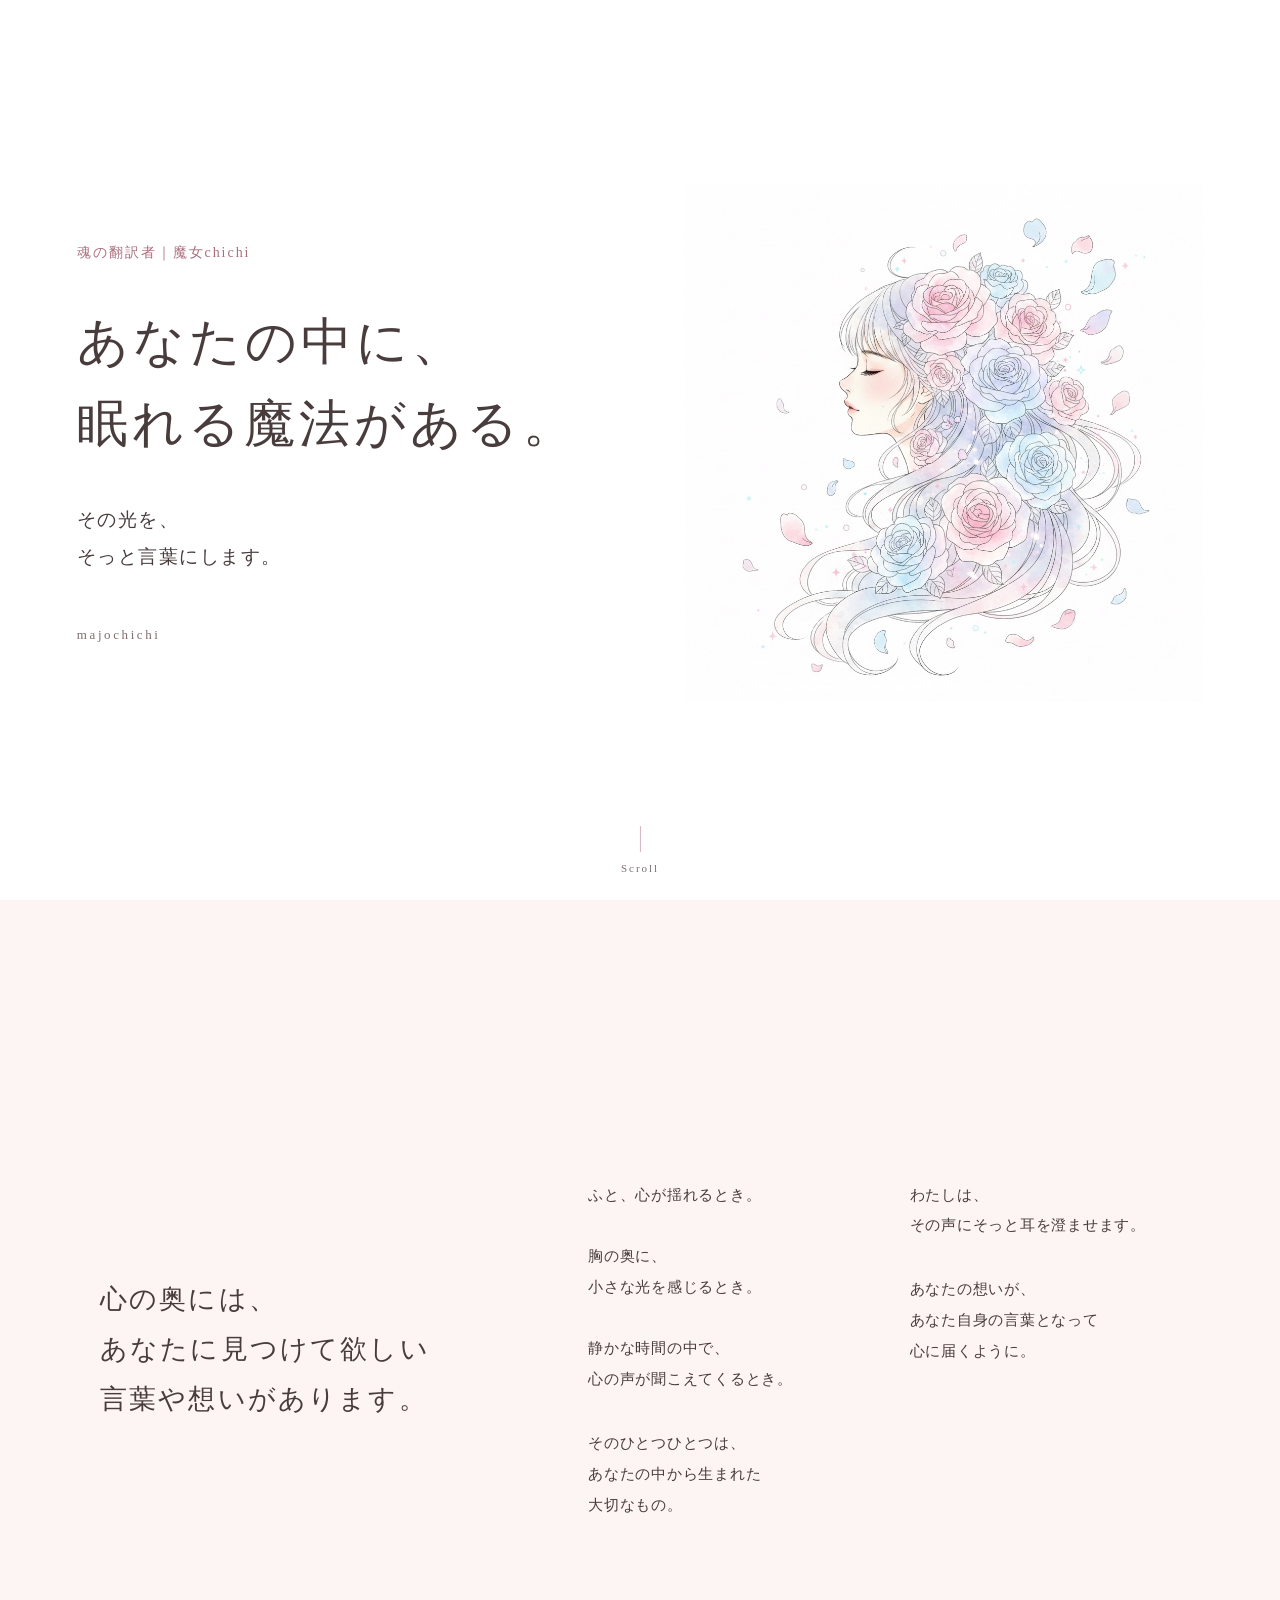
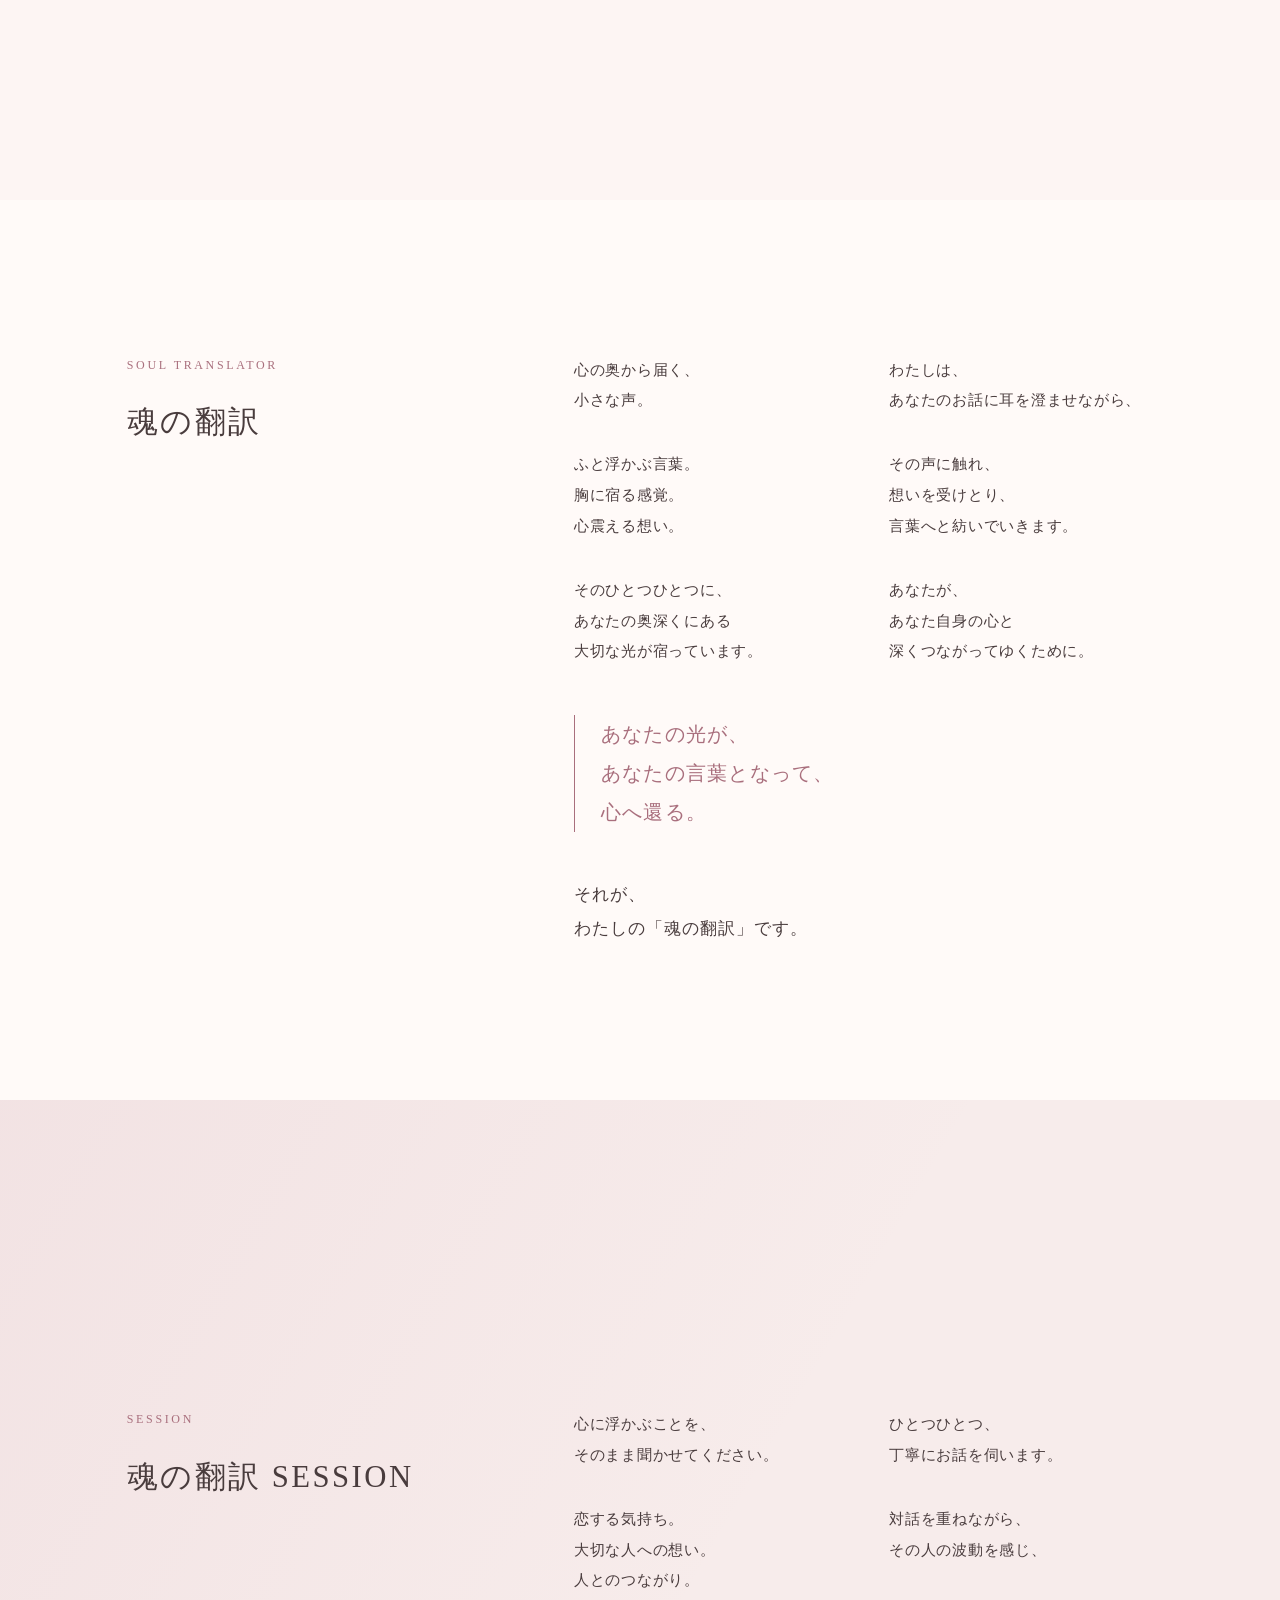
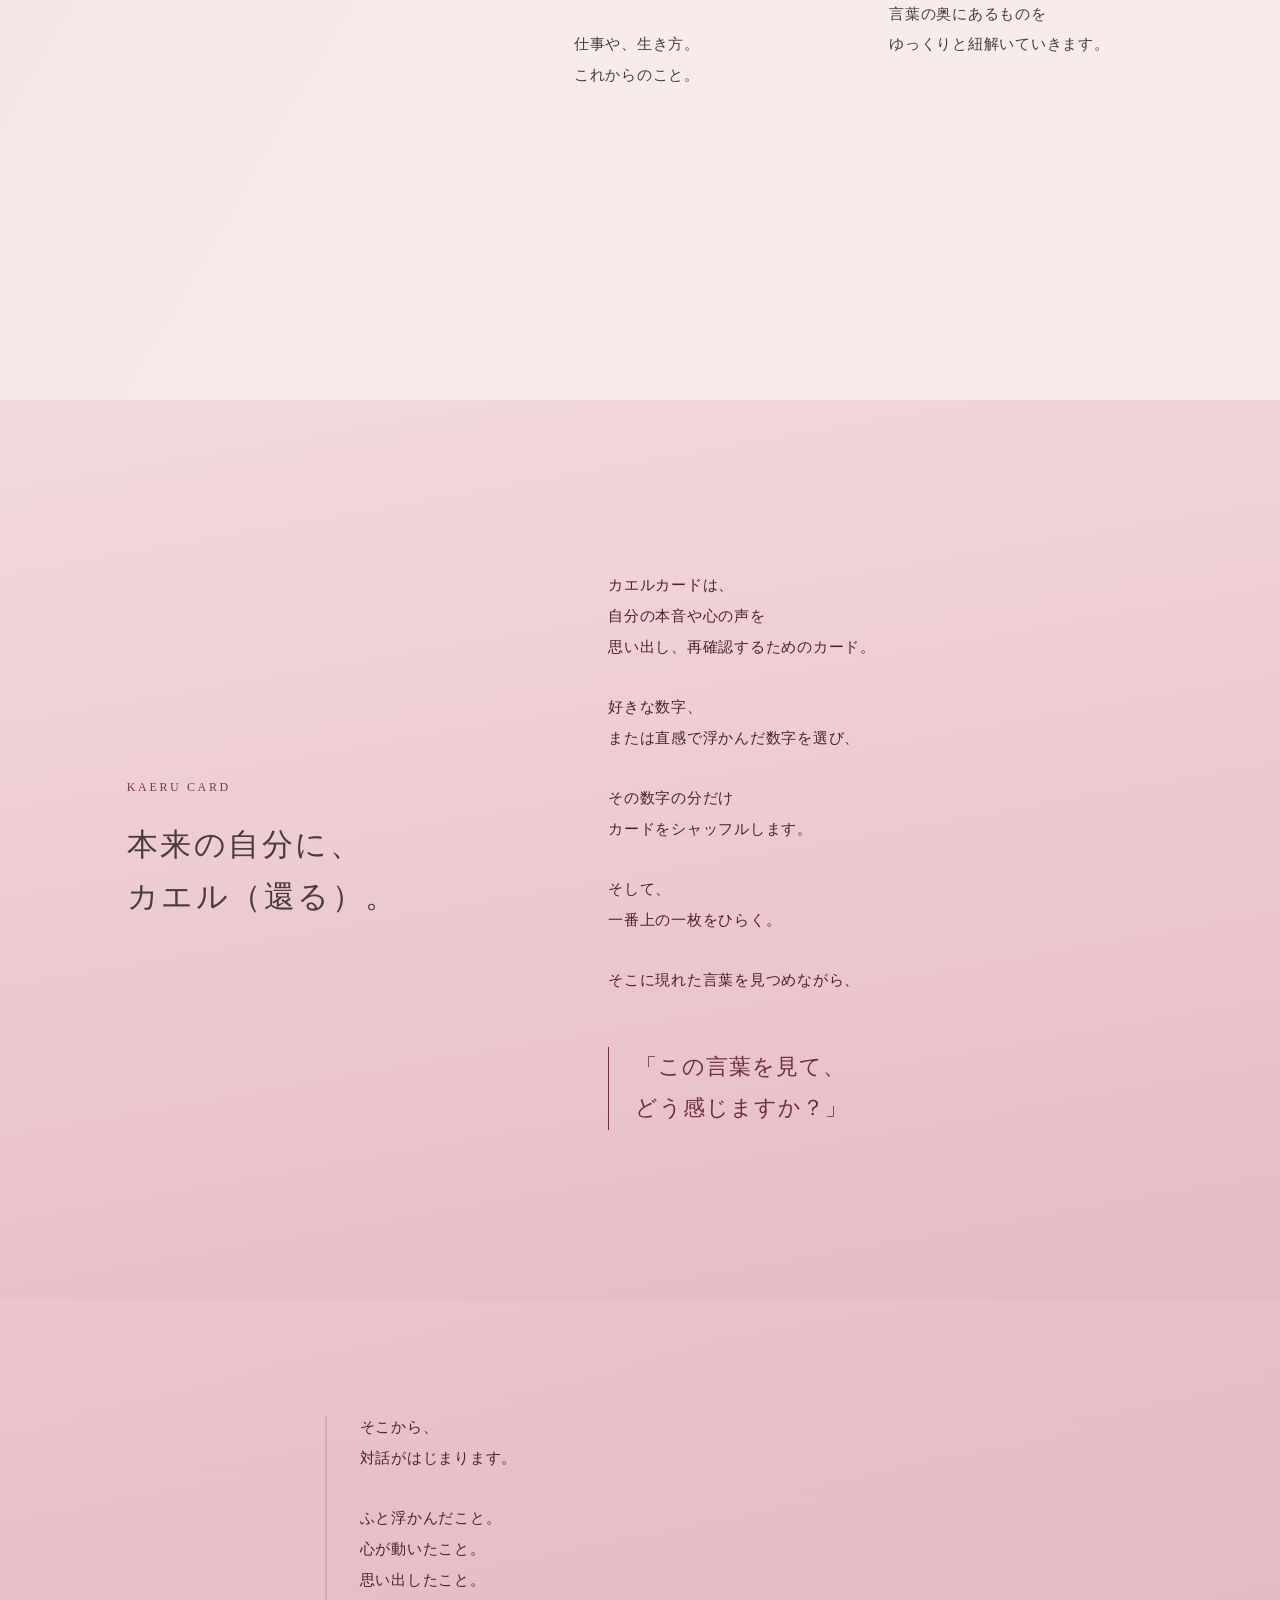
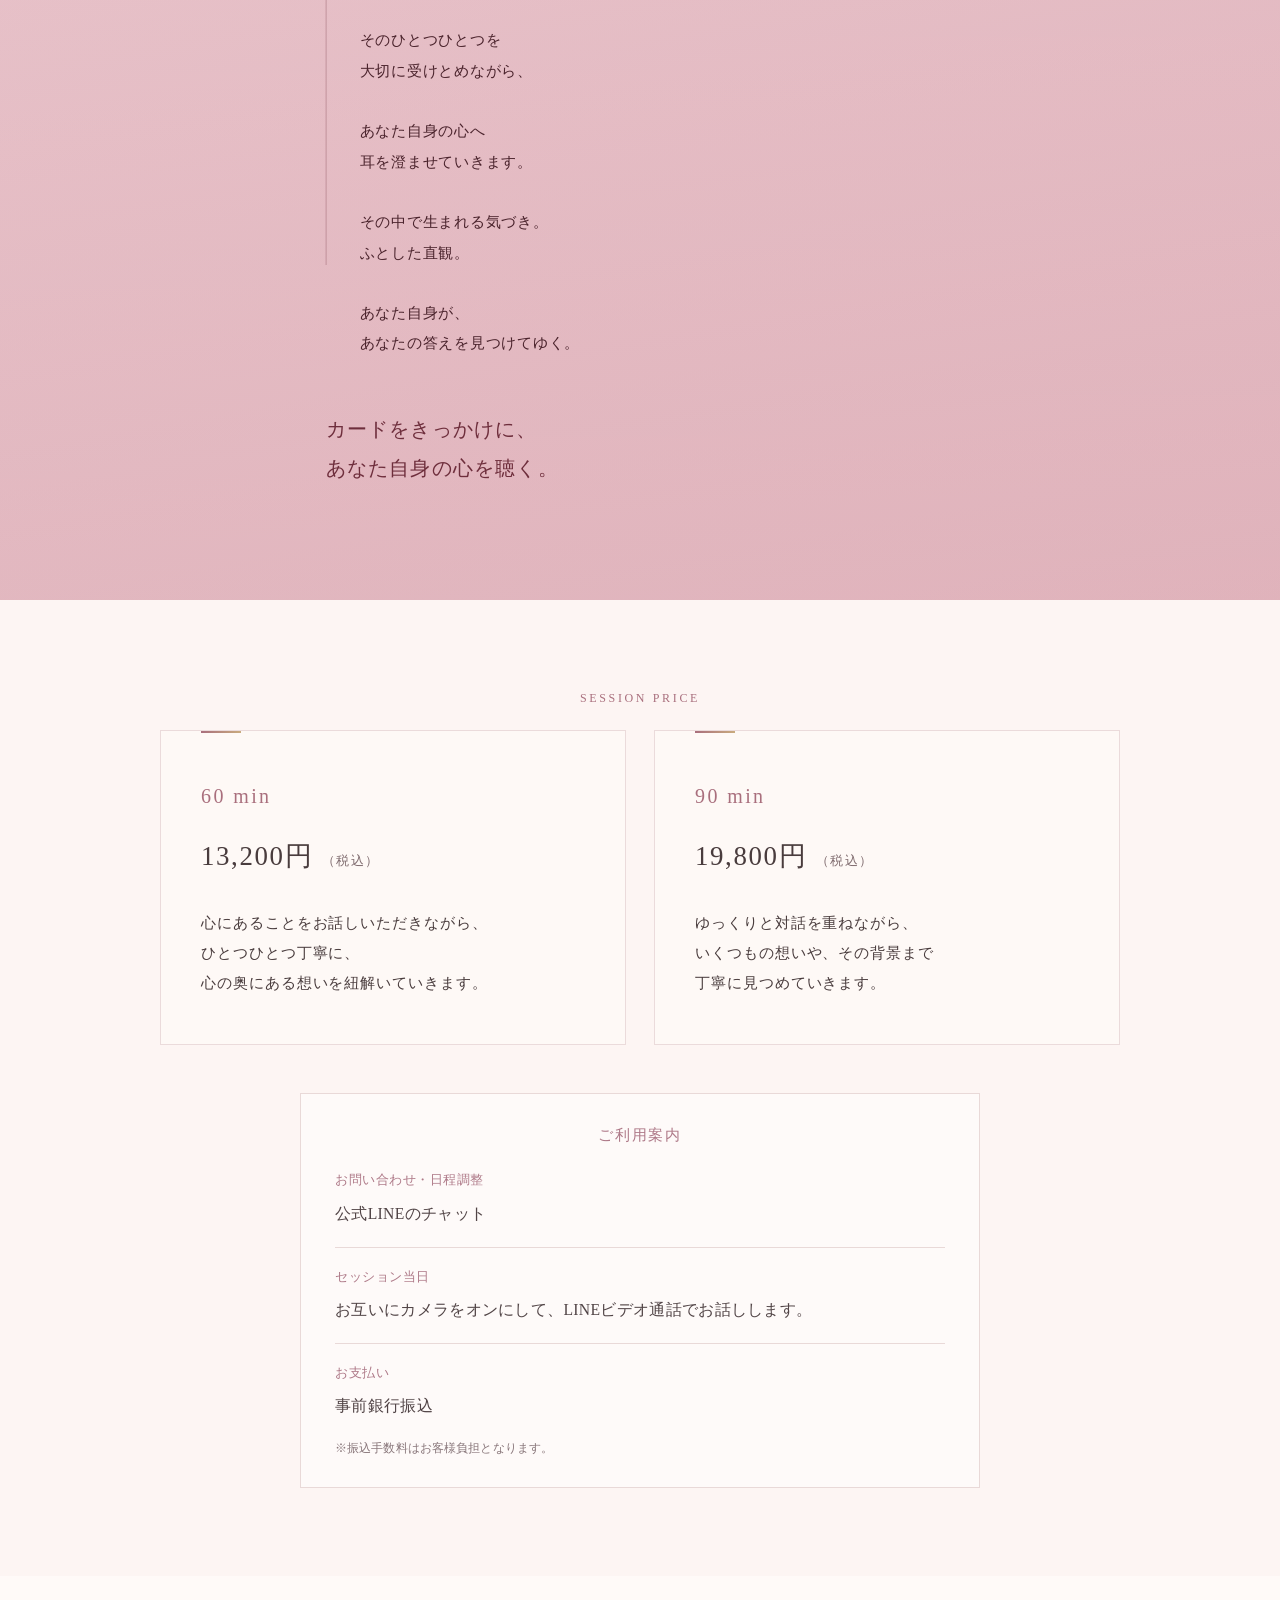
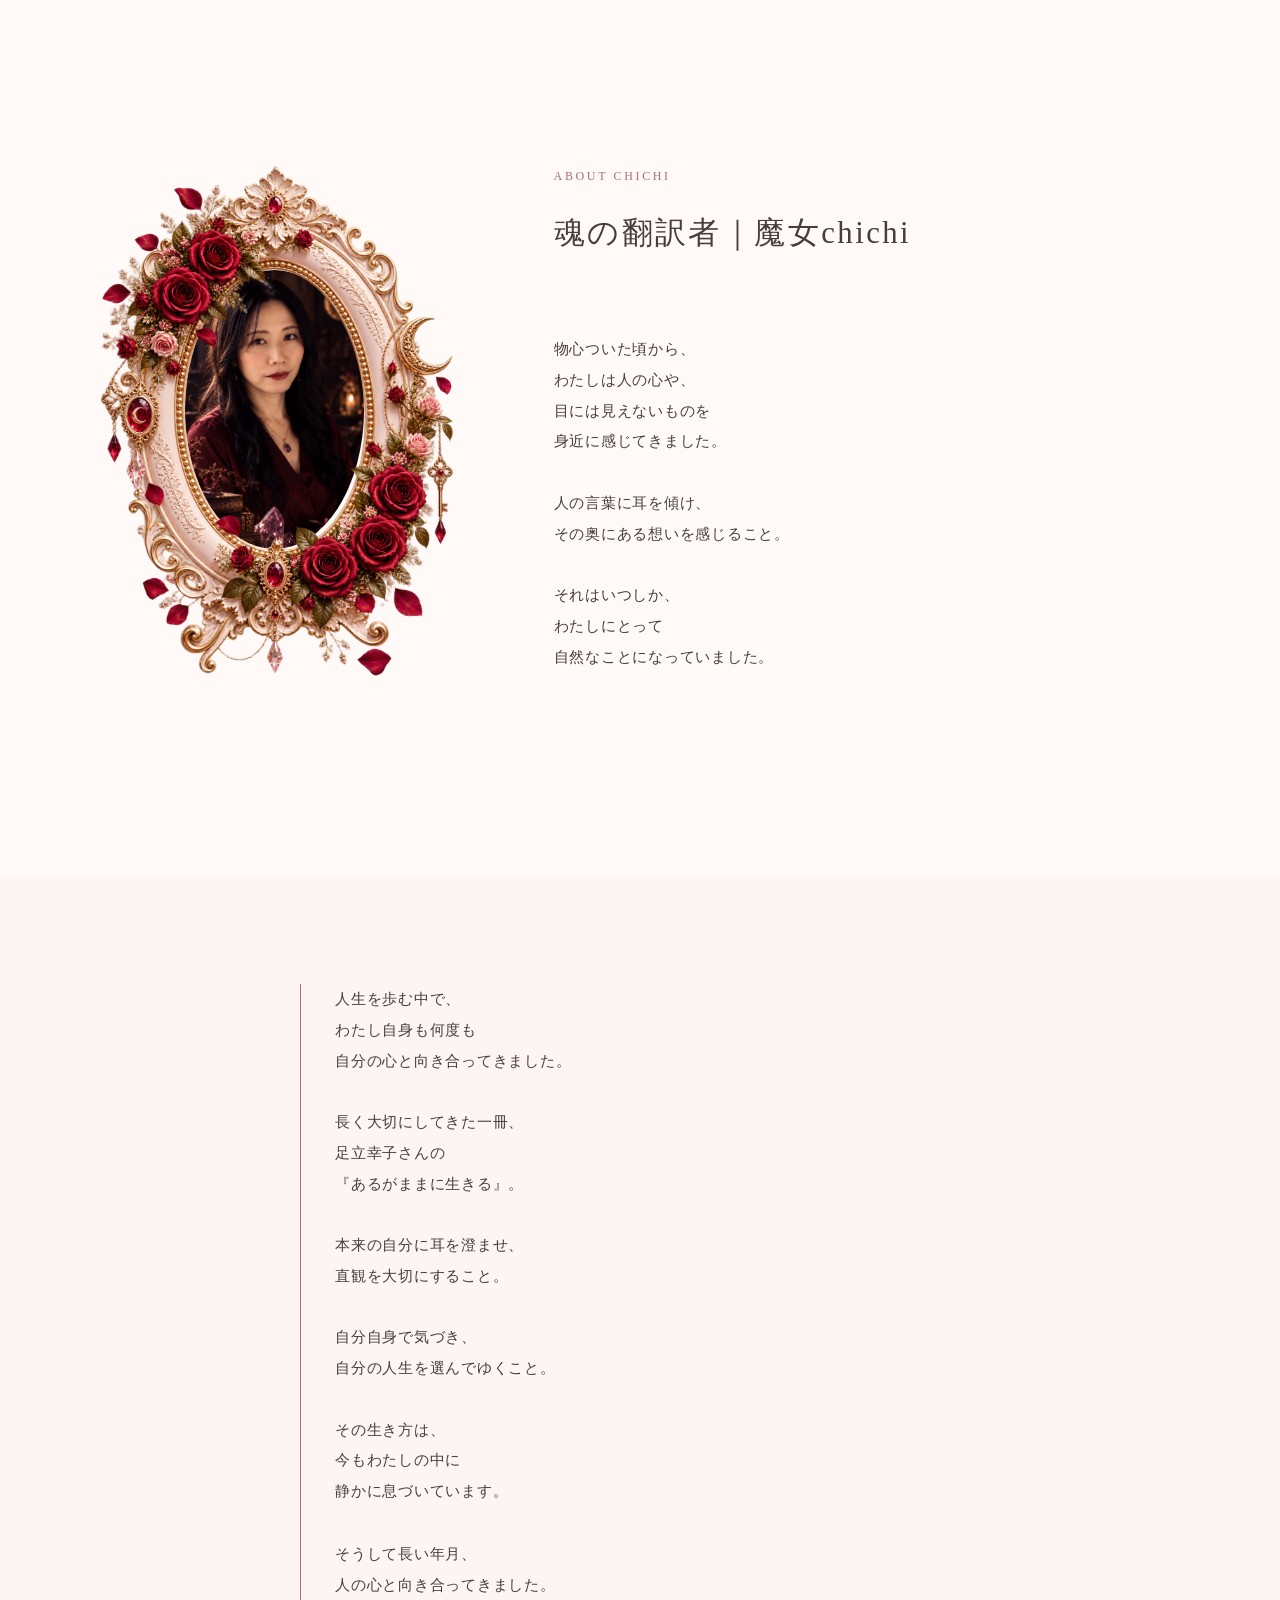
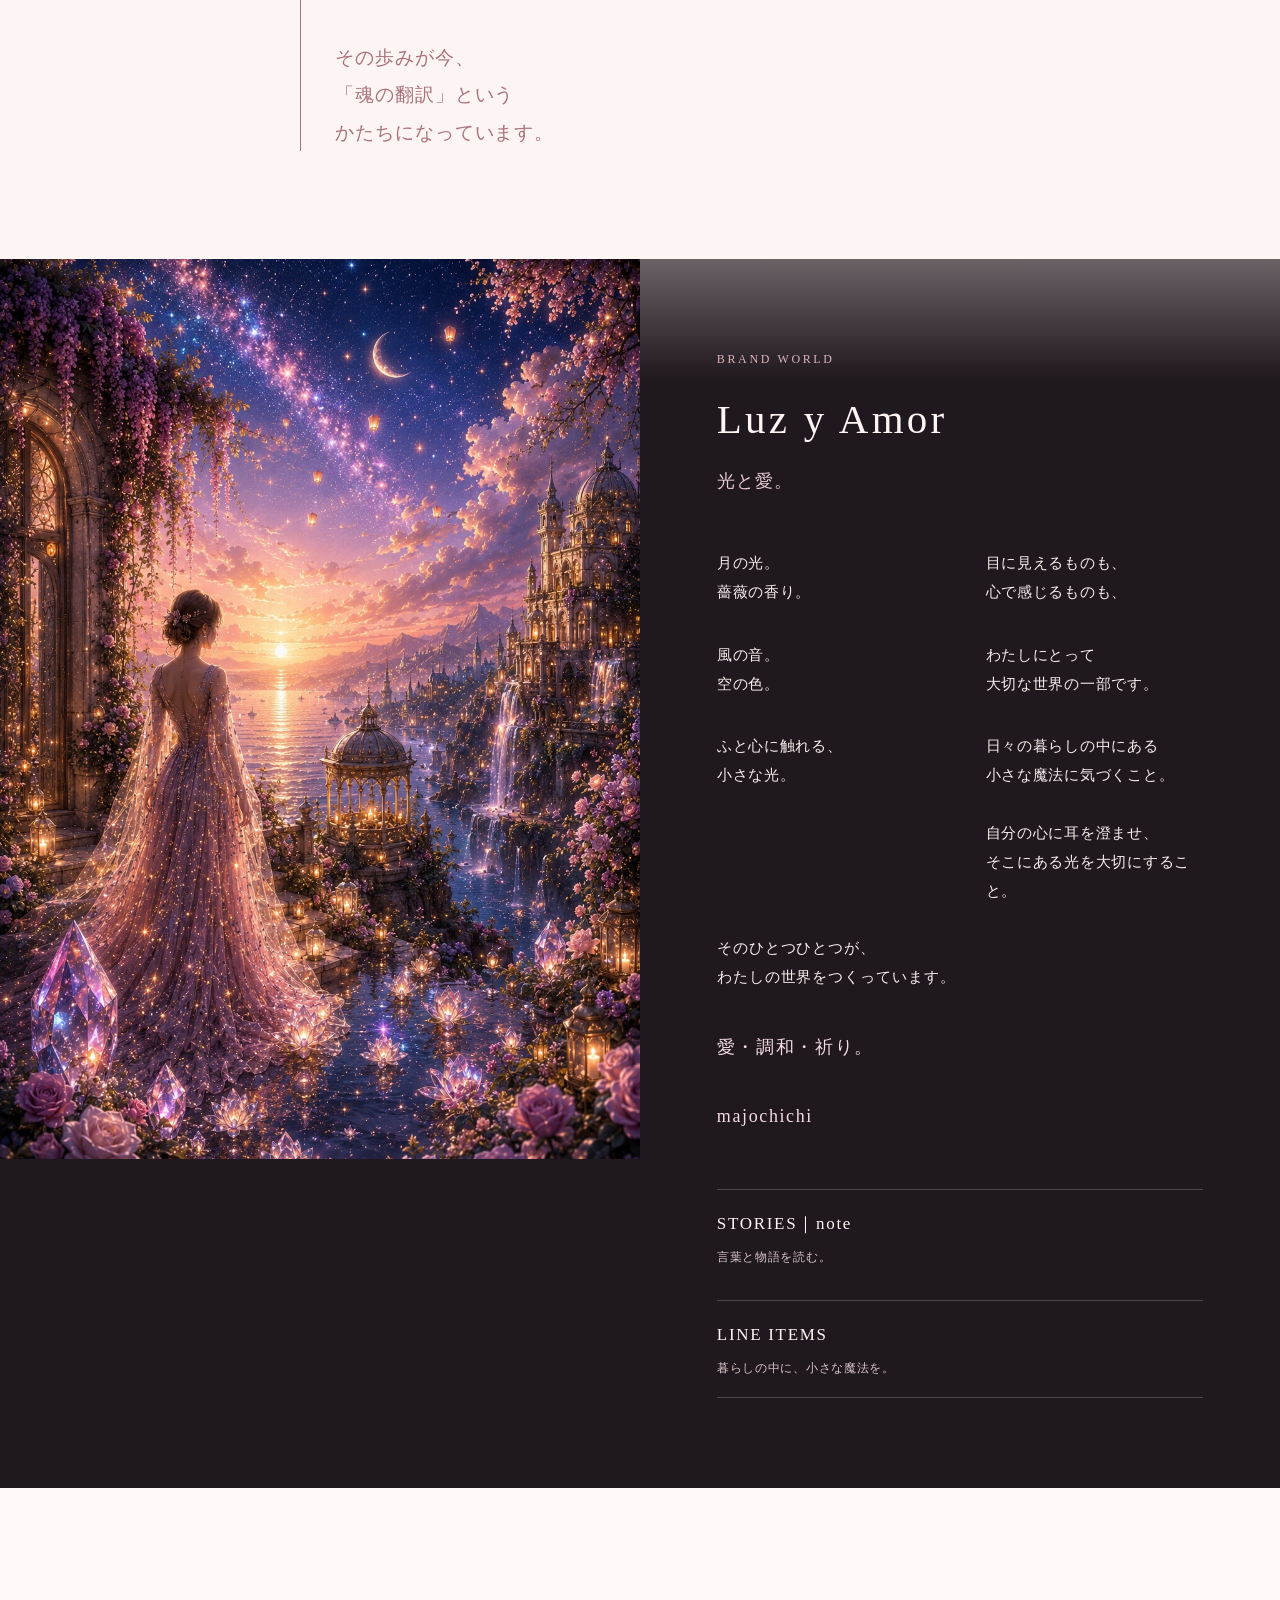
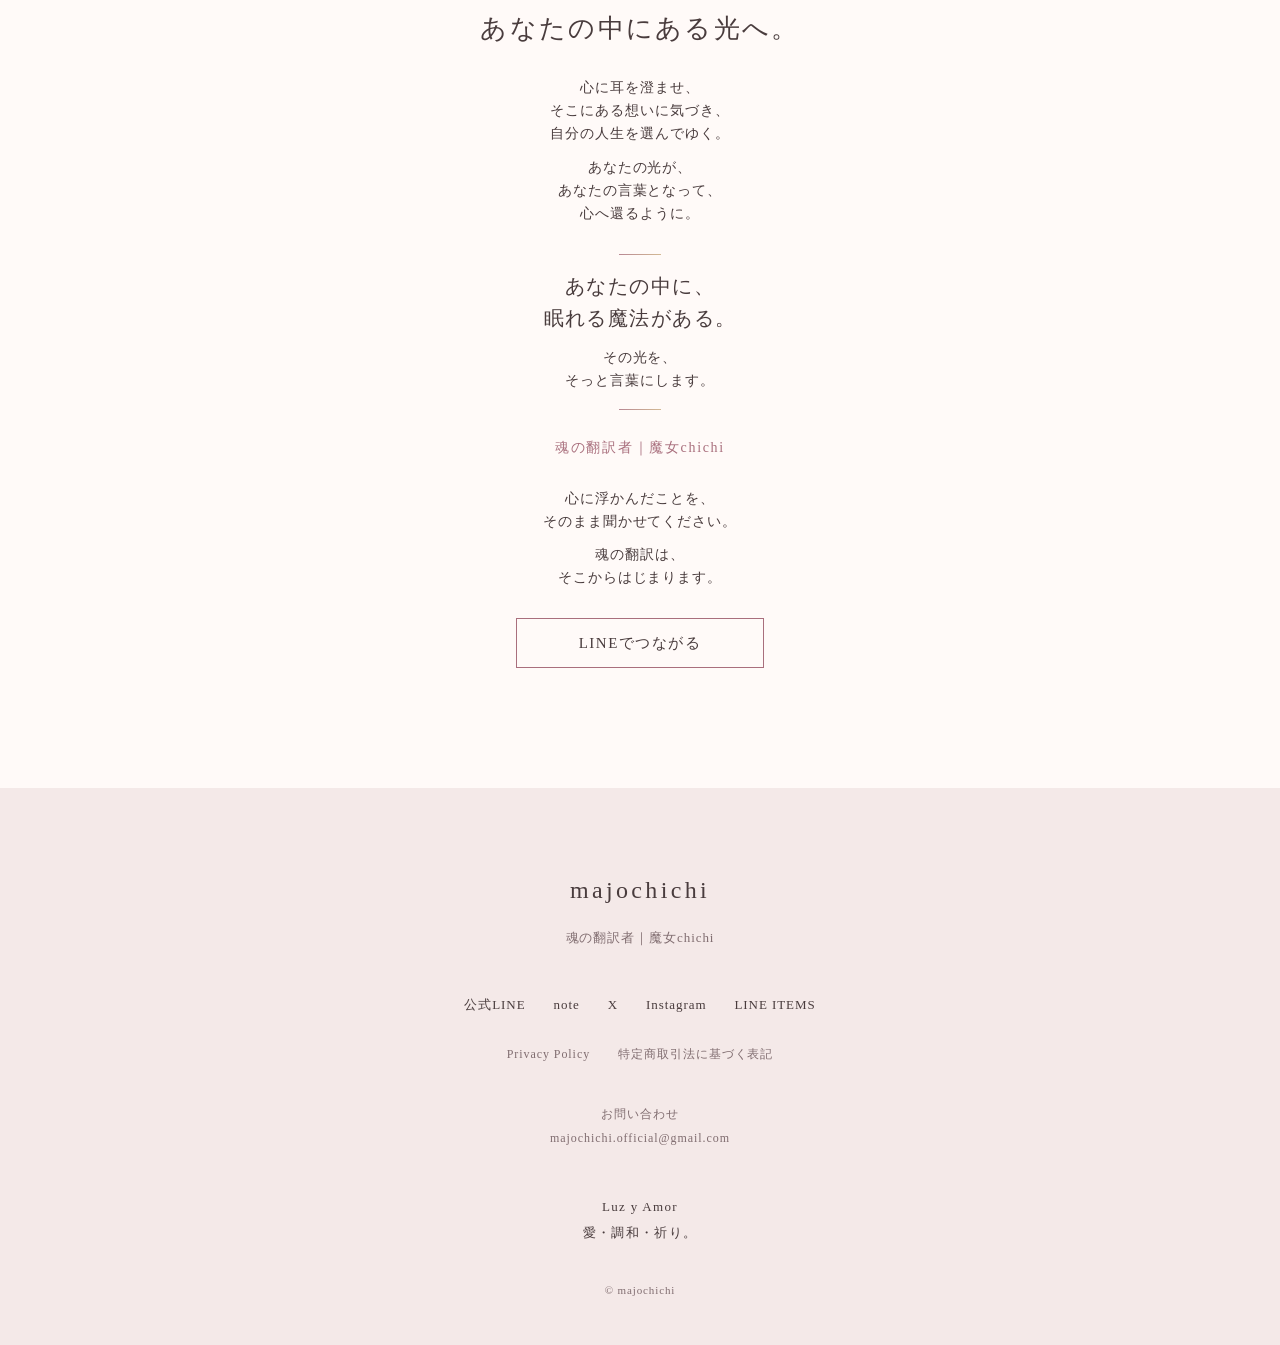
<file: index.html>
<!DOCTYPE html>
<html lang="ja">
<head>
  <meta charset="UTF-8">
  <meta name="viewport" content="width=device-width, initial-scale=1.0">

  <link rel="stylesheet" href="style.css">
  <link rel="stylesheet" href="kaeru-fix.css">

  <title>魂の翻訳者｜魔女chichi</title>

  <meta
    name="description"
    content="あなたの中に、眠れる魔法がある。その光を、そっと言葉にします。魂の翻訳者｜魔女chichi"
  >
  <!-- Social sharing preview: majochichi.com -->
  <link rel="canonical" href="https://majochichi.com/">
  <meta property="og:type" content="website">
  <meta property="og:locale" content="ja_JP">
  <meta property="og:site_name" content="majochichi">
  <meta property="og:url" content="https://majochichi.com/">
  <meta property="og:title" content="魂の翻訳者｜魔女chichi">
  <meta property="og:description" content="あなたの中に、眠れる魔法がある。その光を、そっと言葉にします。魂の翻訳者｜魔女chichi">
  <meta property="og:image" content="https://majochichi.com/ogp.png">
  <meta property="og:image:width" content="1672">
  <meta property="og:image:height" content="941">
  <meta property="og:image:alt" content="魂の翻訳者｜魔女chichi。あなたの中に、眠れる魔法がある。その光を、そっと言葉にします。">
  <meta name="twitter:card" content="summary_large_image">
  <meta name="twitter:title" content="魂の翻訳者｜魔女chichi">
  <meta name="twitter:description" content="あなたの中に、眠れる魔法がある。その光を、そっと言葉にします。">
  <meta name="twitter:image" content="https://majochichi.com/ogp.png">

  <style>
    .keep-phrase { white-space: nowrap; }
    @media (max-width: 640px) {
      .keep-phrase { white-space: normal; }
    }

    /* SESSION PRICE: approved guidance layout (PC and mobile) */
    #session-price .session-info.session-guide {
      box-sizing: border-box;
      width: min(100%, 680px);
      margin: 48px auto 0;
      padding: 28px 34px;
      border: 1px solid #e9d9d8;
      background: rgba(255, 255, 255, 0.48);
      text-align: left;
    }
    #session-price .session-guide-title {
      margin: 0 0 22px;
      color: #ae7988;
      text-align: center;
      font-size: 0.95rem;
      font-weight: 500;
      letter-spacing: 0.12em;
      line-height: 1.7;
    }
    #session-price .session-guide-item {
      padding: 0 0 18px;
      margin: 0 0 18px;
      border-bottom: 1px solid #e9d9d8;
    }
    #session-price .session-guide-item:last-child {
      padding-bottom: 0;
      margin-bottom: 0;
      border-bottom: 0;
    }
    #session-price .session-guide-label {
      margin: 0 0 7px;
      color: #ae7988;
      font-size: 0.82rem;
      font-weight: 500;
      letter-spacing: 0.04em;
      line-height: 1.7;
    }
    #session-price .session-info.session-guide .session-guide-value {
      margin: 0;
      color: #514446;
      font-size: 0.98rem;
      letter-spacing: 0.02em;
      line-height: 1.9;
      overflow-wrap: anywhere;
    }
    #session-price .session-info.session-guide .session-note {
      margin: 7px 0 0;
      color: #89777b;
      font-size: 0.78rem;
      letter-spacing: 0.01em;
      line-height: 1.8;
      text-align: left;
    }
    #session-price .session-mobile-break { display: none; }

    @media (max-width: 640px) {
      #session-price .session-info.session-guide {
        width: 100%;
        margin-top: 32px;
        padding: 24px 20px;
      }
      #session-price .session-guide-title { margin-bottom: 18px; }
      #session-price .session-guide-item { padding-bottom: 15px; margin-bottom: 15px; }
      #session-price .session-info.session-guide .session-guide-value { font-size: 0.94rem; }
      #session-price .session-mobile-break { display: inline; }
    }
    /* Footer links: approved mobile usability improvement */
    @media (max-width: 640px) {
      .site-footer .site-footer-links {
        display: flex;
        flex-direction: column;
        align-items: center;
        justify-content: center;
        gap: 8px;
        text-align: center;
      }
      .site-footer .site-footer-links > a {
        box-sizing: border-box;
        display: inline-flex;
        align-items: center;
        justify-content: center;
        min-height: 44px;
        min-width: 132px;
        padding: 10px 18px;
        margin: 0;
        position: relative;
        color: #514446;
        font-size: 0.95rem;
        line-height: 1.5;
        text-decoration: underline;
        text-underline-offset: 4px;
        text-decoration-thickness: 1px;
      }
      .site-footer .site-footer-links > a:first-child {
        min-width: 190px;
        margin-bottom: 10px;
        border: 1px solid #ae7988;
        border-radius: 999px;
        background: rgba(255, 255, 255, 0.48);
        text-decoration: none;
        font-weight: 500;
      }
      .site-footer .site-footer-links > a:focus-visible {
        outline: 2px solid #514446;
        outline-offset: 3px;
      }
    }
  </style>
</head>

<body>

  <main>

    <!-- FIRST VIEW -->
    <section id="first-view">

      <div class="first-view-inner">

        <div class="first-view-copy">

          <p class="first-view-role">
            魂の翻訳者｜魔女chichi
          </p>

          <h1>
            あなたの中に、<br>
            <span class="keep-line">眠れる魔法がある。</span>
          </h1>

          <p class="first-view-message">
            その光を、<br>
            そっと言葉にします。
          </p>

          <p class="first-view-signature">
            majochichi
          </p>

        </div>


        <div class="first-view-visual">

          <img
            src="assets/first-view.jpg"
            alt="薔薇と光に包まれ、静かに目を閉じる女性のイラスト"
          >

        </div>

      </div>

      <p class="first-view-scroll">
        <span class="scroll-line" aria-hidden="true"></span>
        Scroll
      </p>

    </section>


    <!-- MESSAGE -->
    <section id="message" class="message-section">

      <div class="petals" aria-hidden="true">
        <span class="light light--a" style="left:7%; top:66%; --w:5px; --h:5px; animation-duration:11s; animation-delay:0s; --drift-1:14px; --drift-2:-10px; --peak-opacity:0.35;"></span>
        <span class="light light--b" style="left:92%; top:60%; --w:6px; --h:6px; animation-duration:14s; animation-delay:5s; --drift-1:-16px; --drift-2:12px; --peak-opacity:0.4;"></span>
        <span class="light light--c" style="left:10%; top:73%; --w:4px; --h:4px; animation-duration:9.5s; animation-delay:8s; --drift-1:12px; --drift-2:-14px; --peak-opacity:0.3;"></span>
      </div>

      <div class="message-inner">

        <p class="message-lead">
          心の奥には、<br>
          あなたに見つけて欲しい<br>
          言葉や想いがあります。
        </p>

        <div class="content-columns">

          <div class="content-col">

            <p>
              ふと、心が揺れるとき。<br><br>
              胸の奥に、<br>
              小さな光を感じるとき。<br><br>
              静かな時間の中で、<br>
              心の声が聞こえてくるとき。
            </p>

            <p>
              そのひとつひとつは、<br>
              あなたの中から生まれた<br>
              大切なもの。
            </p>

          </div>

          <div class="content-col">

            <p>
              わたしは、<br>
              その声にそっと耳を澄ませます。
            </p>

            <p>
              あなたの想いが、<br>
              あなた自身の言葉となって<br>
              心に届くように。
            </p>

          </div>

        </div>

      </div>

    </section>


    <!-- SOUL TRANSLATOR -->
    <section
      id="soul-translator"
      class="soul-translator-section"
    >

      <div class="petals" aria-hidden="true">
        <span class="light light--b" style="left:6%; top:58%; --w:5px; --h:5px; animation-duration:12.5s; animation-delay:1s; --drift-1:13px; --drift-2:-11px; --peak-opacity:0.4;"></span>
        <span class="light light--c" style="left:94%; top:64%; --w:6px; --h:6px; animation-duration:15.5s; animation-delay:6s; --drift-1:-15px; --drift-2:10px; --peak-opacity:0.35;"></span>
        <span class="light light--a" style="left:50%; top:86%; --w:4px; --h:4px; animation-duration:10s; animation-delay:9s; --drift-1:10px; --drift-2:-13px; --peak-opacity:0.3;"></span>
      </div>

      <div class="section-split">

        <div class="section-meta">

          <p class="section-label">
            SOUL TRANSLATOR
          </p>

          <h2 class="section-title">
            魂の翻訳
          </h2>

        </div>

        <div class="section-content">

          <div class="content-columns">

            <div class="content-col">

              <p>
                心の奥から届く、<br>
                小さな声。
              </p>

              <p>
                ふと浮かぶ言葉。<br>
                胸に宿る感覚。<br>
                心震える想い。
              </p>

              <p>
                そのひとつひとつに、<br>
                あなたの奥深くにある<br>
                大切な光が宿っています。
              </p>

            </div>

            <div class="content-col">

              <p>
                わたしは、<br>
                <span class="keep-phrase">あなたのお話に耳を澄ませながら、</span>
              </p>

              <p>
                その声に触れ、<br>
                想いを受けとり、<br>
                言葉へと紡いでいきます。
              </p>

              <p>
                あなたが、<br>
                あなた自身の心と<br>
                深くつながってゆくために。
              </p>

            </div>

          </div>

          <p class="pull-quote soul-translator-key">
            あなたの光が、<br>
            あなたの言葉となって、<br>
            心へ還る。
          </p>

          <p class="soul-translator-ending">
            それが、<br>
            わたしの「魂の翻訳」です。
          </p>

        </div>

      </div>

    </section>


    <!-- SESSION -->
    <section id="session" class="session-section">

      <div class="section-split">

        <div class="section-meta">

          <p class="section-label">
            SESSION
          </p>

          <h2 class="section-title">
            魂の翻訳 SESSION
          </h2>

        </div>

        <div class="section-content">

          <div class="content-columns">

            <div class="content-col">

              <p>
                心に浮かぶことを、<br>
                そのまま聞かせてください。
              </p>

              <p>
                恋する気持ち。<br>
                大切な人への想い。<br>
                人とのつながり。
              </p>

              <p>
                仕事や、生き方。<br>
                これからのこと。
              </p>

            </div>

            <div class="content-col">

              <p>
                ひとつひとつ、<br>
                丁寧にお話を伺います。
              </p>

              <p>
                対話を重ねながら、<br>
                その人の波動を感じ、
              </p>

              <p>
                言葉の奥にあるものを<br>
                ゆっくりと紐解いていきます。
              </p>

            </div>

          </div>

        </div>

      </div>

    </section>


    <!-- KAERU CARD -->
    <section id="kaeru-card" class="kaeru-card-section kaeru-card-two-screen">

      <!-- SCREEN 1 -->
      <div class="kaeru-screen kaeru-screen-intro">
        <div class="kaeru-screen-inner">

          <div class="kaeru-screen-meta">
            <p class="section-label">KAERU CARD</p>

            <h2 class="section-title">
              本来の自分に、<br>
              カエル（還る）。
            </h2>
          </div>

          <div class="kaeru-screen-content">
            <div class="kaeru-reading-block">
              <p>
                カエルカードは、<br>
                自分の本音や心の声を<br>
                思い出し、再確認するためのカード。
              </p>

              <p>
                好きな数字、<br>
                または直感で浮かんだ数字を選び、
              </p>

              <p>
                その数字の分だけ<br>
                カードをシャッフルします。
              </p>

              <p>
                そして、<br>
                一番上の一枚をひらく。
              </p>

              <p>
                そこに現れた言葉を見つめながら、
              </p>
            </div>

            <p class="pull-quote kaeru-question">
              「この言葉を見て、<br>
              どう感じますか？」
            </p>
          </div>

        </div>
      </div>

      <!-- SCREEN 2 -->
      <div class="kaeru-screen kaeru-screen-dialogue">
        <div class="kaeru-dialogue-inner">

          <div class="kaeru-reading-block">
            <p>
              そこから、<br>
              対話がはじまります。
            </p>

            <p>
              ふと浮かんだこと。<br>
              心が動いたこと。<br>
              思い出したこと。
            </p>

            <p>
              そのひとつひとつを<br>
              大切に受けとめながら、
            </p>

            <p>
              あなた自身の心へ<br>
              耳を澄ませていきます。
            </p>

            <p>
              その中で生まれる気づき。<br>
              ふとした直観。
            </p>

            <p>
              あなた自身が、<br>
              あなたの答えを見つけてゆく。
            </p>
          </div>

          <p class="kaeru-ending">
            カードをきっかけに、<br>
            あなた自身の心を聴く。
          </p>

        </div>
      </div>

    </section>


    <!-- SESSION PRICE -->
    <section
      id="session-price"
      class="session-price-section"
    >

      <div class="session-price-inner">

        <p class="section-label">
          SESSION PRICE
        </p>

        <div class="session-price-grid">

          <div class="price-card">

            <h3>
              60 min
            </h3>

            <p class="price">
              13,200円
              <span>（税込）</span>
            </p>

            <p>
              心にあることをお話しいただきながら、<br>
              ひとつひとつ丁寧に、<br>
              心の奥にある想いを紐解いていきます。
            </p>

          </div>


          <div class="price-card">

            <h3>
              90 min
            </h3>

            <p class="price">
              19,800円
              <span>（税込）</span>
            </p>

            <p>
              ゆっくりと対話を重ねながら、<br>
              いくつもの想いや、その背景まで<br>
              丁寧に見つめていきます。
            </p>

          </div>

        </div>


        <div class="session-info session-guide" aria-label="ご利用案内">
          <h3 class="session-guide-title">ご利用案内</h3>

          <div class="session-guide-item">
            <p class="session-guide-label">お問い合わせ・日程調整</p>
            <p class="session-guide-value">公式LINEのチャット</p>
          </div>

          <div class="session-guide-item">
            <p class="session-guide-label">セッション当日</p>
            <p class="session-guide-value">お互いにカメラをオンにして、<br class="session-mobile-break">LINEビデオ通話でお話しします。</p>
          </div>

          <div class="session-guide-item">
            <p class="session-guide-label">お支払い</p>
            <p class="session-guide-value">事前銀行振込</p>
            <p class="session-note">※振込手数料はお客様負担となります。</p>
          </div>
        </div>

      </div>

    </section>


    <!-- ABOUT CHICHI -->
    <section
      id="about-chichi"
      class="about-chichi-section"
    >

      <div class="about-chichi-screen about-chichi-screen-portrait">

        <div class="about-chichi-inner">

          <div class="about-chichi-meta">

            <p class="section-label">
              ABOUT CHICHI
            </p>

            <h2 class="section-title">
              魂の翻訳者｜魔女chichi
            </h2>

          </div>


          <div class="about-chichi-visual">

            <div class="about-chichi-portrait">
              <img
                src="assets/about-chichi.png"
                alt="魂の翻訳者｜魔女chichi"
              >
            </div>

            <img
              class="about-chichi-frame"
              src="assets/about-frame.png"
              alt=""
              aria-hidden="true"
            >

          </div>


          <div class="about-chichi-body about-chichi-intro">

            <p>
              物心ついた頃から、<br>
              わたしは人の心や、<br>
              目には見えないものを<br>
              身近に感じてきました。<br><br>
              人の言葉に耳を傾け、<br>
              その奥にある想いを感じること。<br><br>
              それはいつしか、<br>
              わたしにとって<br>
              自然なことになっていました。
            </p>

          </div>

        </div>

      </div>


      <div class="about-chichi-screen about-chichi-screen-philosophy">

        <div class="petals" aria-hidden="true">
          <span class="petal petal--a" style="left:16%; top:-6%; --w:13px; --h:17px; animation-duration:14s; animation-delay:0s; --drift-1:28px; --drift-2:-18px; --drift-3:22px; --rot-1:25deg; --rot-2:-15deg; --rot-3:40deg; --peak-opacity:0.5;"><span class="petal-shape"></span></span>
          <span class="petal petal--b" style="left:78%; top:-9%; --w:19px; --h:24px; animation-duration:21s; animation-delay:6s; --drift-1:-32px; --drift-2:26px; --drift-3:-28px; --rot-1:-30deg; --rot-2:18deg; --rot-3:-50deg; --peak-opacity:0.45;"><span class="petal-shape"></span></span>
          <span class="petal petal--c" style="left:48%; top:-7%; --w:16px; --h:20px; animation-duration:18s; animation-delay:10s; --drift-1:24px; --drift-2:-20px; --drift-3:26px; --rot-1:20deg; --rot-2:-35deg; --rot-3:55deg; --peak-opacity:0.55;"><span class="petal-shape"></span></span>
          <span class="petal petal--a" style="left:30%; top:-10%; --w:25px; --h:31px; animation-duration:24s; animation-delay:3s; --drift-1:-40px; --drift-2:30px; --drift-3:-35px; --rot-1:-25deg; --rot-2:20deg; --rot-3:-60deg; --peak-opacity:0.4;"><span class="petal-shape"></span></span>
        </div>

        <div class="about-chichi-philosophy-inner">

          <div class="about-chichi-body about-chichi-philosophy">

            <p>
              人生を歩む中で、<br>
              わたし自身も何度も<br>
              自分の心と向き合ってきました。<br><br>
              長く大切にしてきた一冊、<br>
              足立幸子さんの<br>
              『あるがままに生きる』。<br><br>
              本来の自分に耳を澄ませ、<br>
              直観を大切にすること。<br><br>
              自分自身で気づき、<br>
              自分の人生を選んでゆくこと。<br><br>
              その生き方は、<br>
              今もわたしの中に<br>
              静かに息づいています。
            </p>

            <p>
              そうして長い年月、<br>
              人の心と向き合ってきました。
            </p>

          </div>

          <p class="about-chichi-ending">
            その歩みが今、<br>
            「魂の翻訳」という<br>
            かたちになっています。
          </p>

        </div>

      </div>

    </section>


    <!-- BRAND WORLD -->
    <section
      id="brand-world"
      class="brand-world-section"
    >

      <div class="brand-world-inner">

        <div class="brand-world-visual">

          <img
            src="assets/brand-world.jpg"
            alt="月と薔薇と光に包まれたmajochichiの世界"
          >

        </div>


        <div class="brand-world-copy">

          <p class="section-label">
            BRAND WORLD
          </p>

          <h2 class="brand-world-title">
            Luz y Amor
          </h2>

          <p class="brand-world-lead">
            光と愛。
          </p>

          <div class="content-columns brand-world-columns">

            <div class="content-col">

              <p>
                月の光。<br>
                薔薇の香り。
              </p>

              <p>
                風の音。<br>
                空の色。
              </p>

              <p>
                ふと心に触れる、<br>
                小さな光。
              </p>

            </div>

            <div class="content-col">

              <p>
                目に見えるものも、<br>
                心で感じるものも、
              </p>

              <p>
                わたしにとって<br>
                大切な世界の一部です。
              </p>

              <p>
                日々の暮らしの中にある<br>
                小さな魔法に気づくこと。<br><br>
                自分の心に耳を澄ませ、<br>
                そこにある光を大切にすること。
              </p>

            </div>

          </div>

          <p class="brand-world-body-tail">
            そのひとつひとつが、<br>
            わたしの世界をつくっています。
          </p>

          <p class="brand-world-ending">
            愛・調和・祈り。<br><br>
            majochichi
          </p>


          <div class="brand-world-links">

            
              <a
              href="https://note.com/majochichi"
              target="_blank"
              rel="noopener noreferrer"
            >
              <span>
                STORIES｜note
              </span>

              <small>
                言葉と物語を読む。
              </small>
            </a>


            
              <a
              href="line-items.html"
              target="_blank"
              rel="noopener noreferrer"
            >
              <span>
                LINE ITEMS
              </span>

              <small>
                暮らしの中に、小さな魔法を。
              </small>
            </a>

          </div>

        </div>

      </div>

    </section>


    <!-- FINAL MESSAGE -->
    <section
      id="final-message"
      class="final-message-section"
    >

      <div class="petals" aria-hidden="true">
        <span class="light light--a" style="left:10%; top:70%; --w:6px; --h:6px; animation-duration:10s; animation-delay:0s; --drift-1:15px; --drift-2:-12px; --peak-opacity:0.45;"></span>
        <span class="light light--c" style="left:90%; top:66%; --w:5px; --h:5px; animation-duration:13s; animation-delay:4s; --drift-1:-14px; --drift-2:11px; --peak-opacity:0.4;"></span>
        <span class="light light--b" style="left:18%; top:78%; --w:7px; --h:7px; animation-duration:15.5s; animation-delay:8s; --drift-1:16px; --drift-2:-13px; --peak-opacity:0.5;"></span>
        <span class="light light--a" style="left:82%; top:74%; --w:4px; --h:4px; animation-duration:9s; animation-delay:2s; --drift-1:-11px; --drift-2:14px; --peak-opacity:0.35;"></span>
        <span class="light light--c" style="left:50%; top:84%; --w:9px; --h:9px; animation-duration:16s; animation-delay:11s; --drift-1:12px; --drift-2:-15px; --peak-opacity:0.4;"></span>
      </div>

      <div class="final-message-inner">

        <h2>
          あなたの中にある光へ。
        </h2>

        <div class="final-message-lead">

          <p>
            心に耳を澄ませ、<br>
            そこにある想いに気づき、<br>
            自分の人生を選んでゆく。
          </p>

          <p>
            あなたの光が、<br>
            あなたの言葉となって、<br>
            心へ還るように。
          </p>

        </div>

        <div class="final-message-core">

          <span class="final-message-divider" aria-hidden="true"></span>

          <p class="final-message-key">
            あなたの中に、<br>
            眠れる魔法がある。
          </p>

          <p class="final-message-sub">
            その光を、<br>
            そっと言葉にします。
          </p>

          <span class="final-message-divider" aria-hidden="true"></span>

        </div>

        <p class="final-message-role">
          魂の翻訳者｜魔女chichi
        </p>

        <div class="final-message-invite">

          <p>
            心に浮かんだことを、<br>
            そのまま聞かせてください。
          </p>

          <p>
            魂の翻訳は、<br>
            そこからはじまります。
          </p>

        </div>

        
          <a
          class="line-cta"
          href="https://lin.ee/QZUK7N4"
          target="_blank"
          rel="noopener noreferrer"
        >
          LINEでつながる
        </a>

      </div>

    </section>

  </main>


  <!-- FOOTER -->
  <footer class="site-footer">

    <div class="site-footer-inner">

      <p class="site-footer-brand">
        majochichi
      </p>

      <p class="site-footer-role">
        魂の翻訳者｜魔女chichi
      </p>


      <nav
        class="site-footer-links"
        aria-label="外部リンク"
      >

        
          <a
          href="https://lin.ee/QZUK7N4"
          target="_blank"
          rel="noopener noreferrer"
        >
          公式LINE
        </a>

        
          <a
          href="https://note.com/majochichi"
          target="_blank"
          rel="noopener noreferrer"
        >
          note
        </a>

          <a
          href="https://x.com/majo_chichi"
          target="_blank"
          rel="noopener noreferrer"
        >
          X
        </a>

        
          <a
          href="https://www.instagram.com/majochichi.official/"
          target="_blank"
          rel="noopener noreferrer"
        >
          Instagram
        </a>

          <a
          href="line-items.html"
          target="_blank"
          rel="noopener noreferrer"
        >
          LINE ITEMS
        </a>

      </nav>


      <nav
        class="site-footer-legal"
        aria-label="法務情報"
      >

        <a href="privacy.html">
          Privacy Policy
        </a>

        <a href="tokusho.html">
          特定商取引法に基づく表記
        </a>

      </nav>


      <p class="site-footer-contact">
        お問い合わせ<br>

        <a href="mailto:majochichi.official@gmail.com">
          majochichi.official@gmail.com
        </a>
      </p>


      <p class="site-footer-motto">
        Luz y Amor<br>
        愛・調和・祈り。
      </p>

      <p class="site-footer-copyright">
        © majochichi
      </p>

    </div>

  </footer>

</body>
</html>
</file>
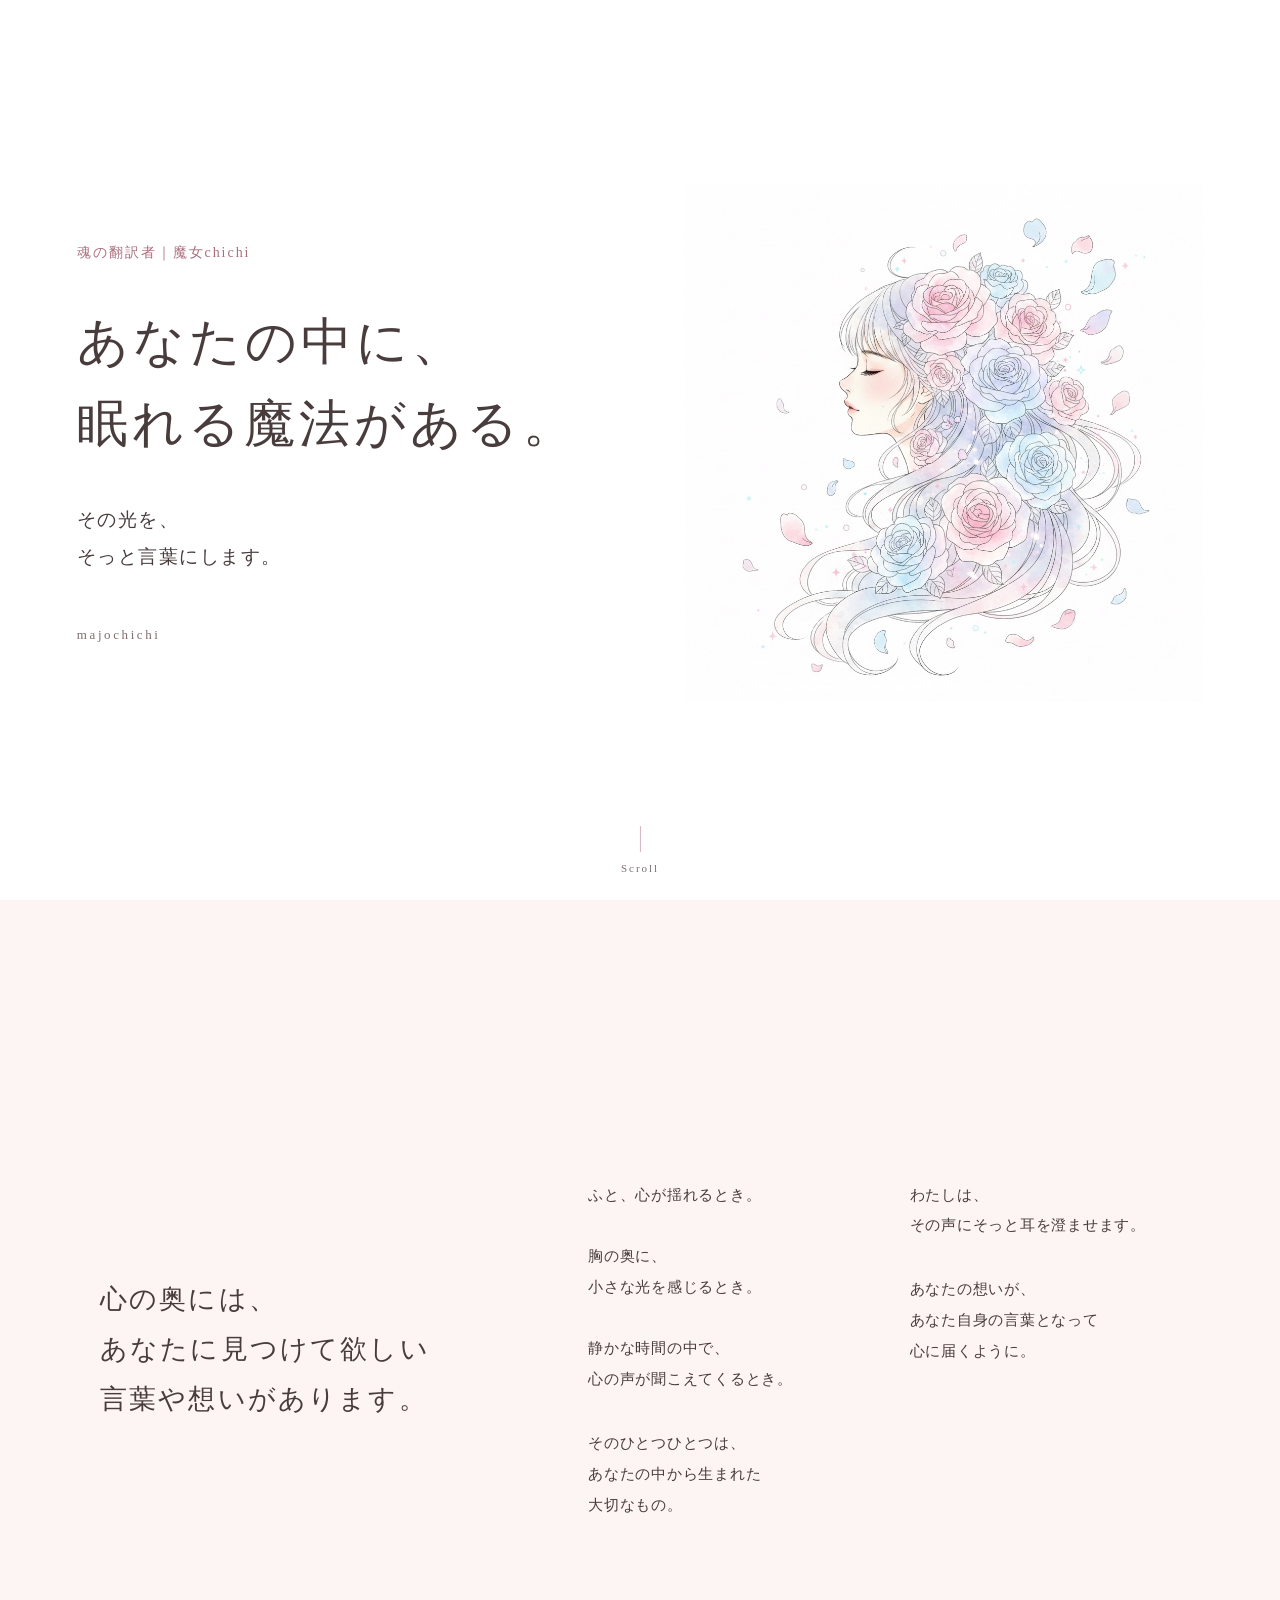
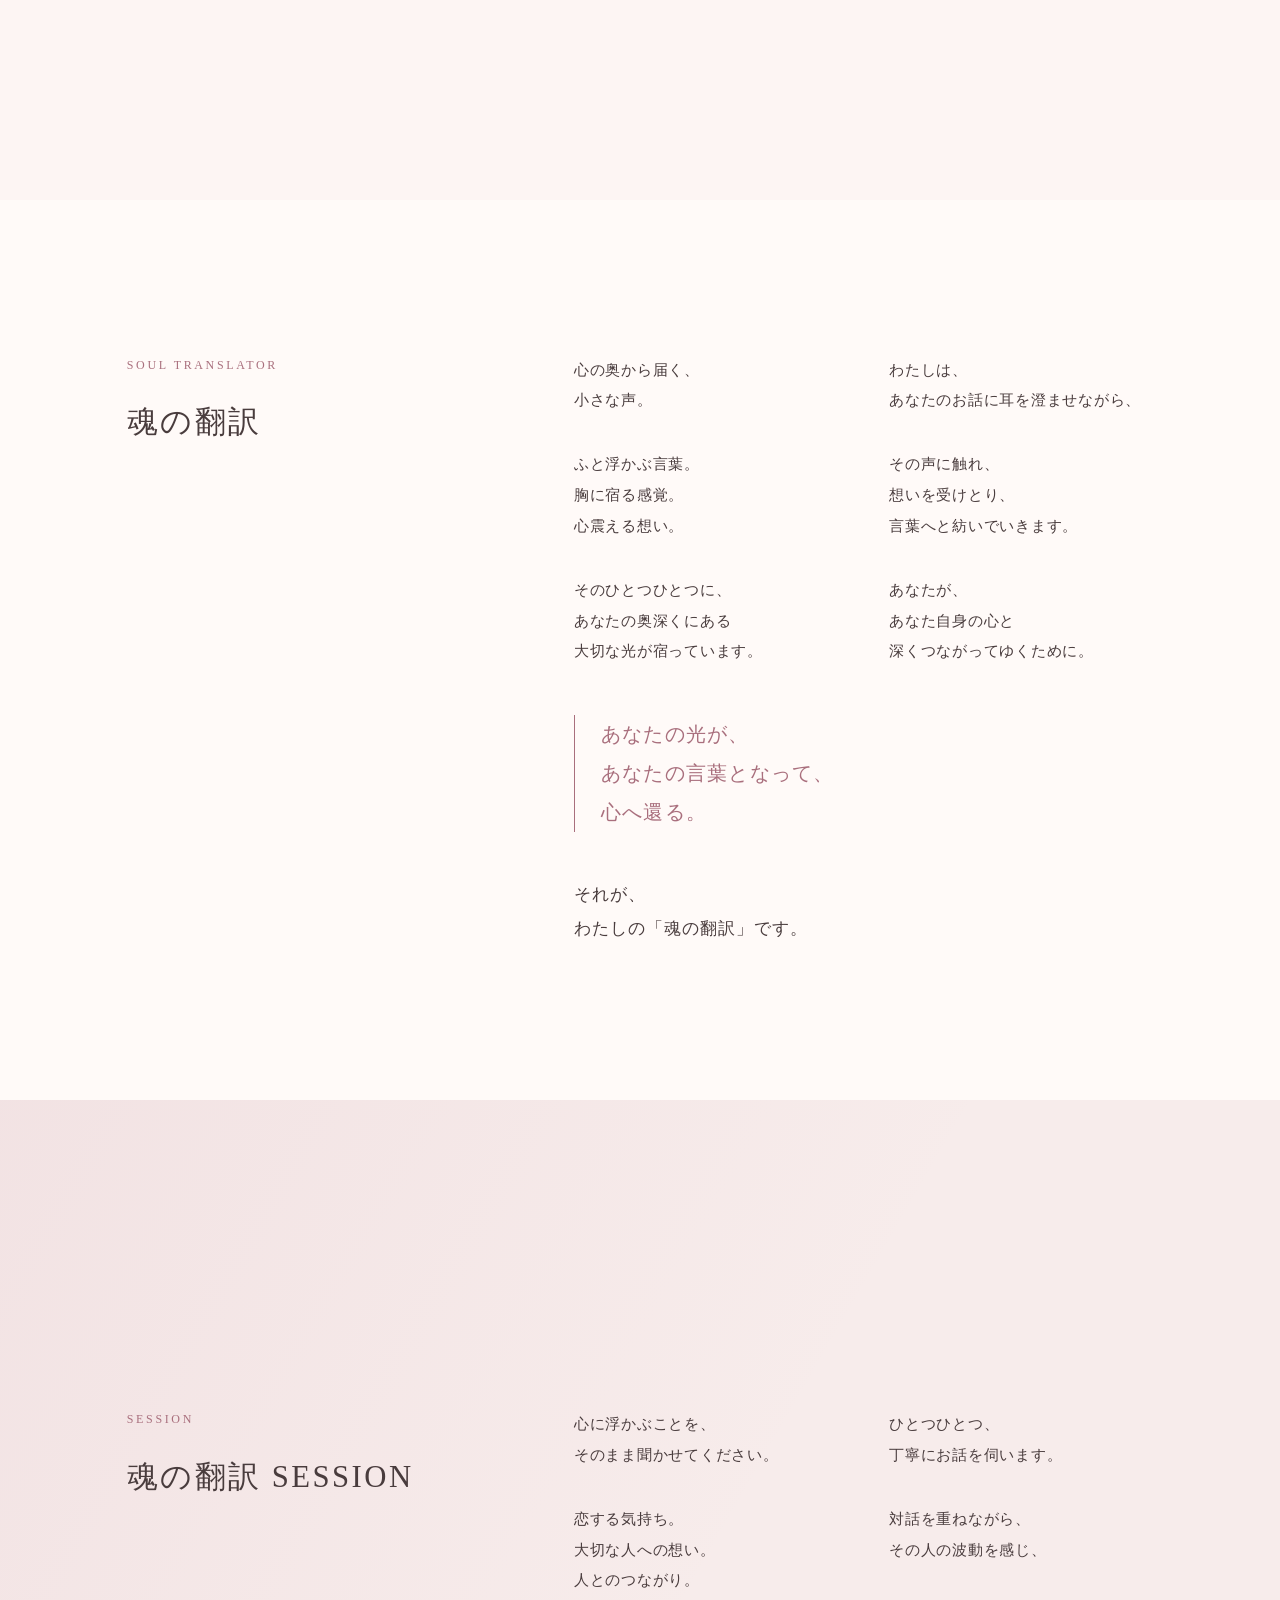
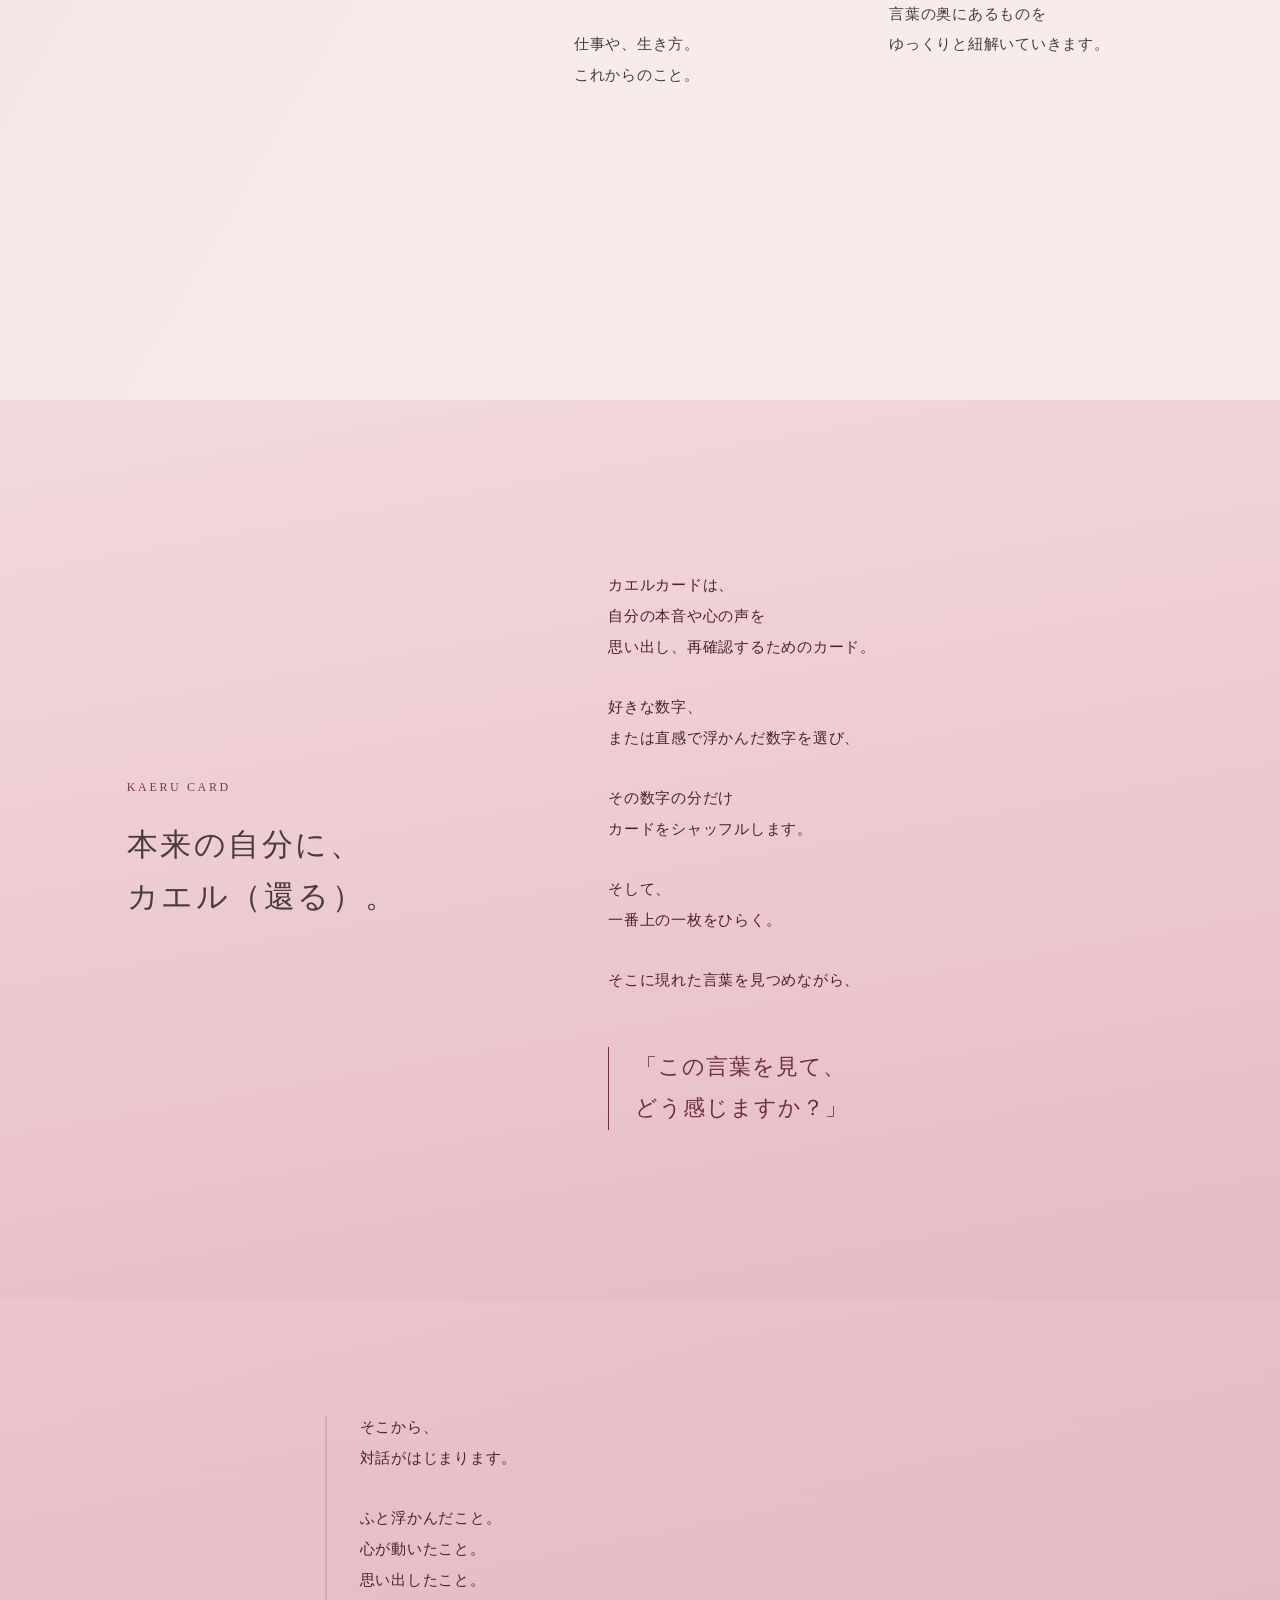
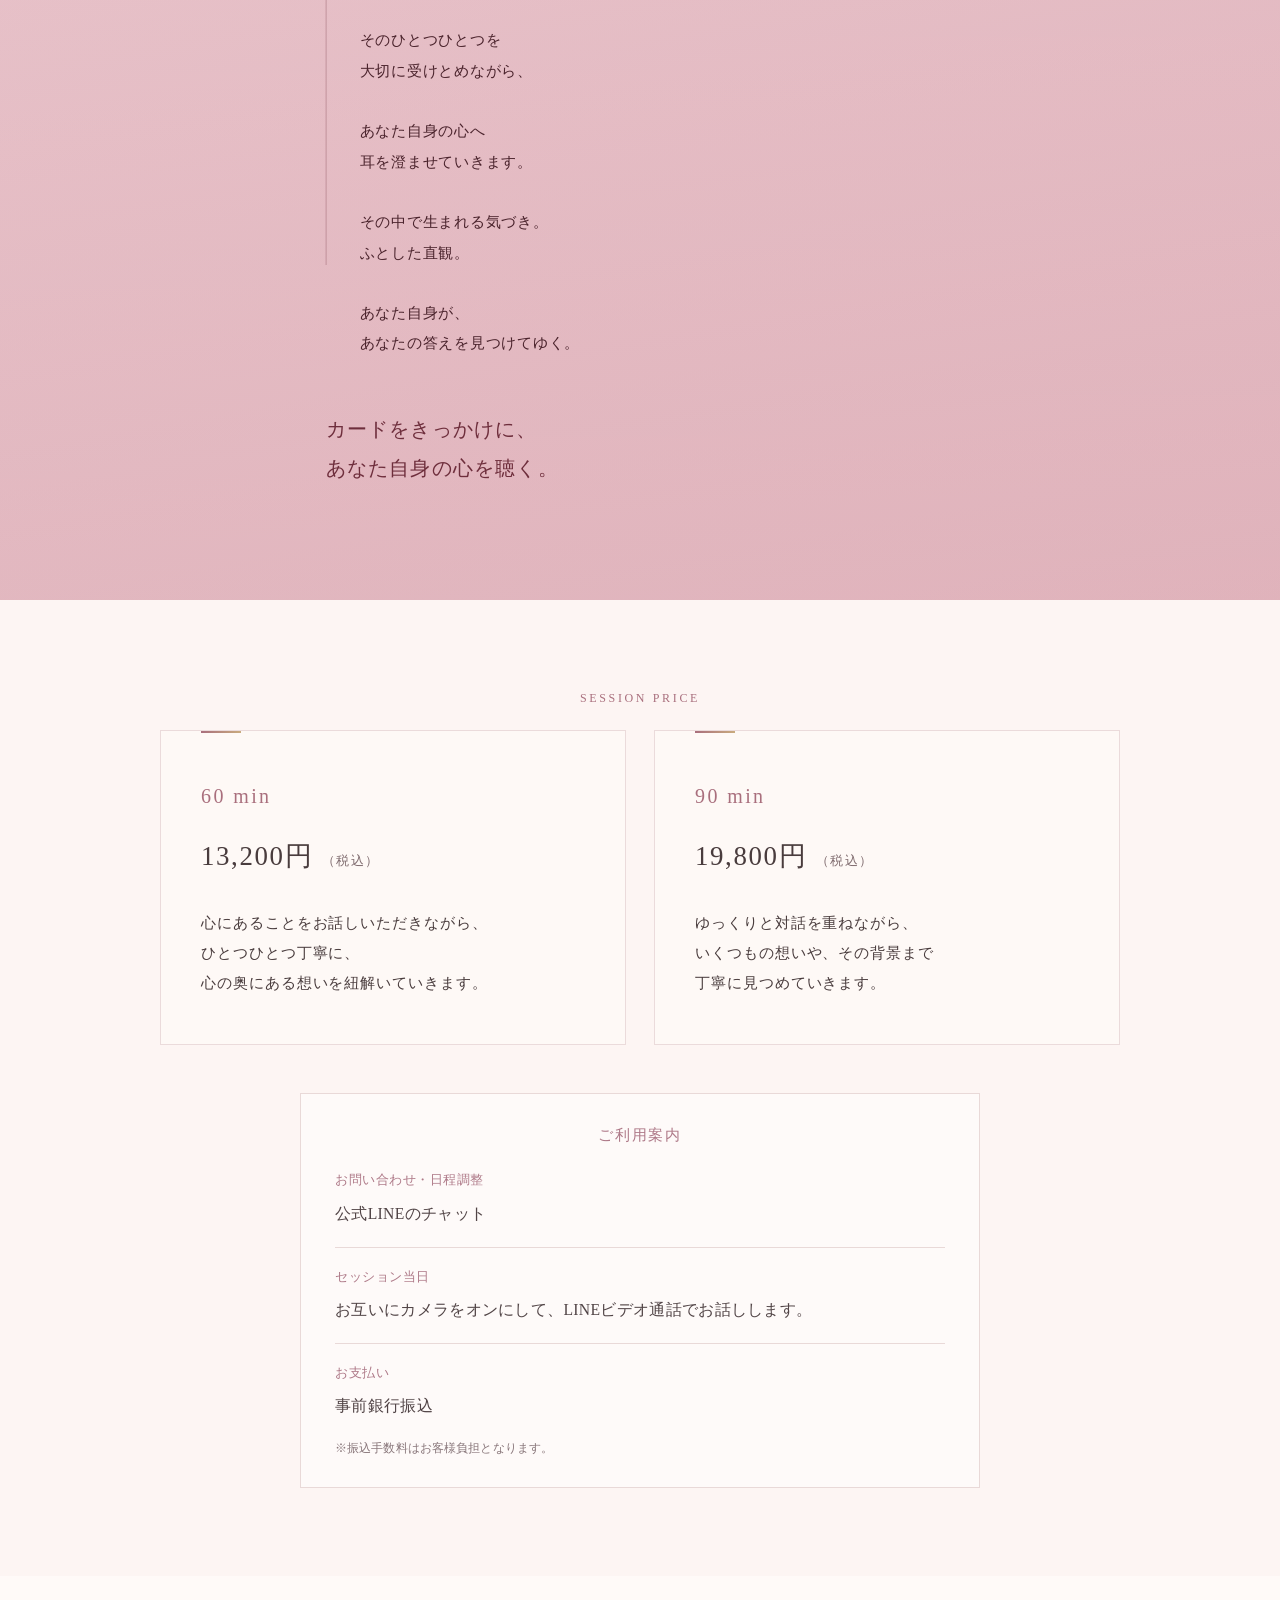
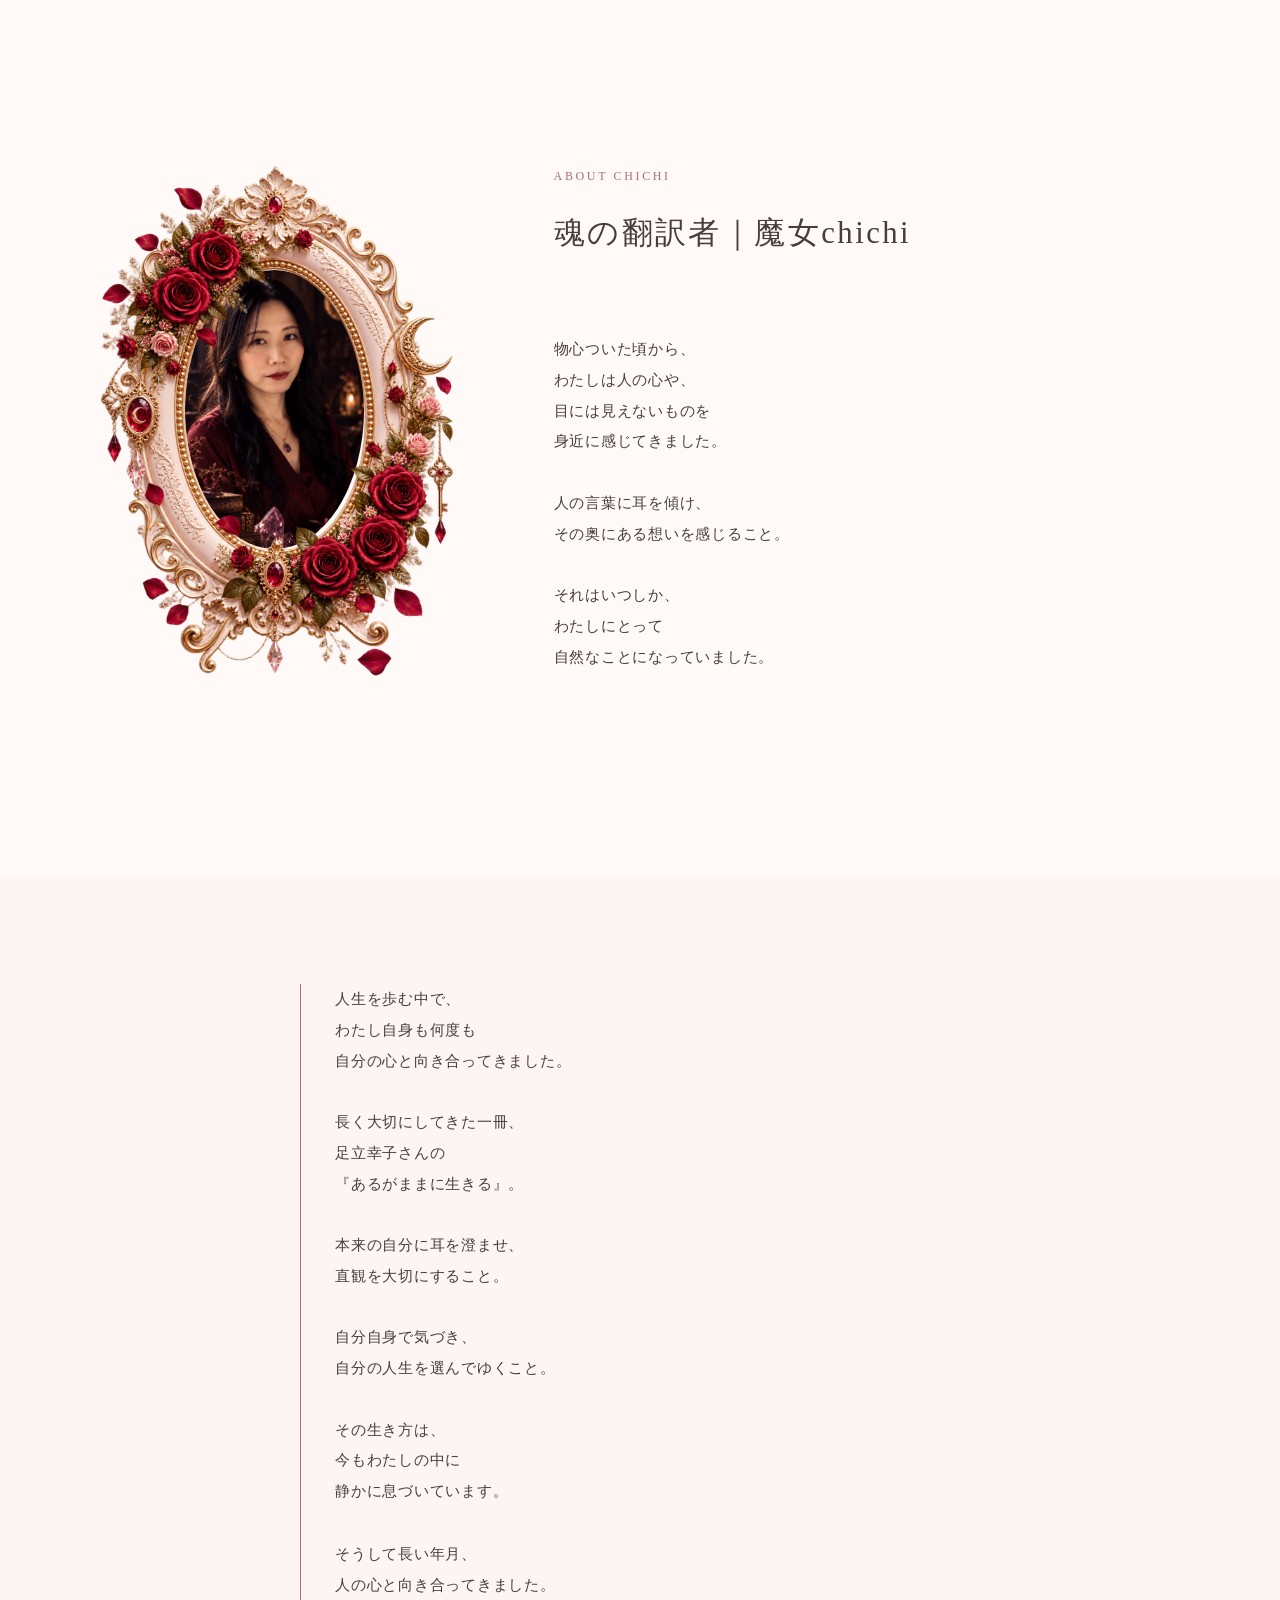
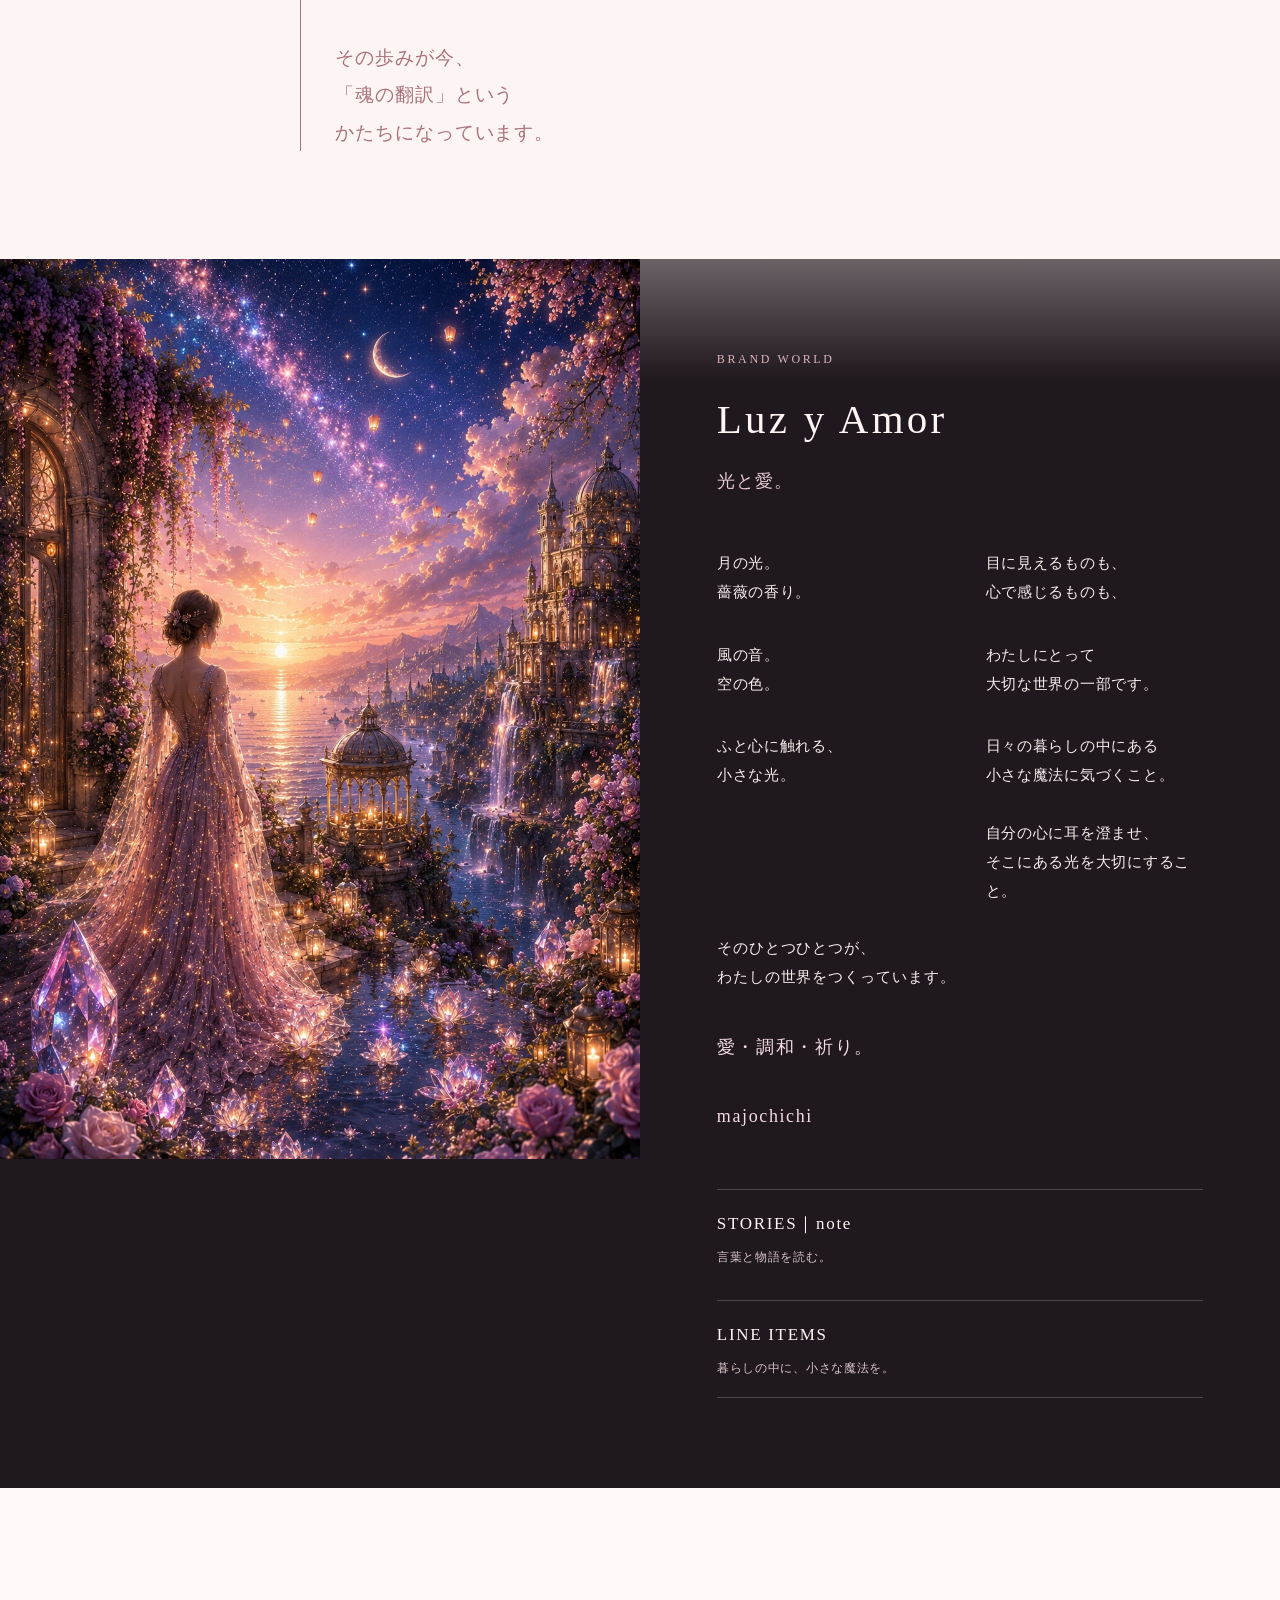
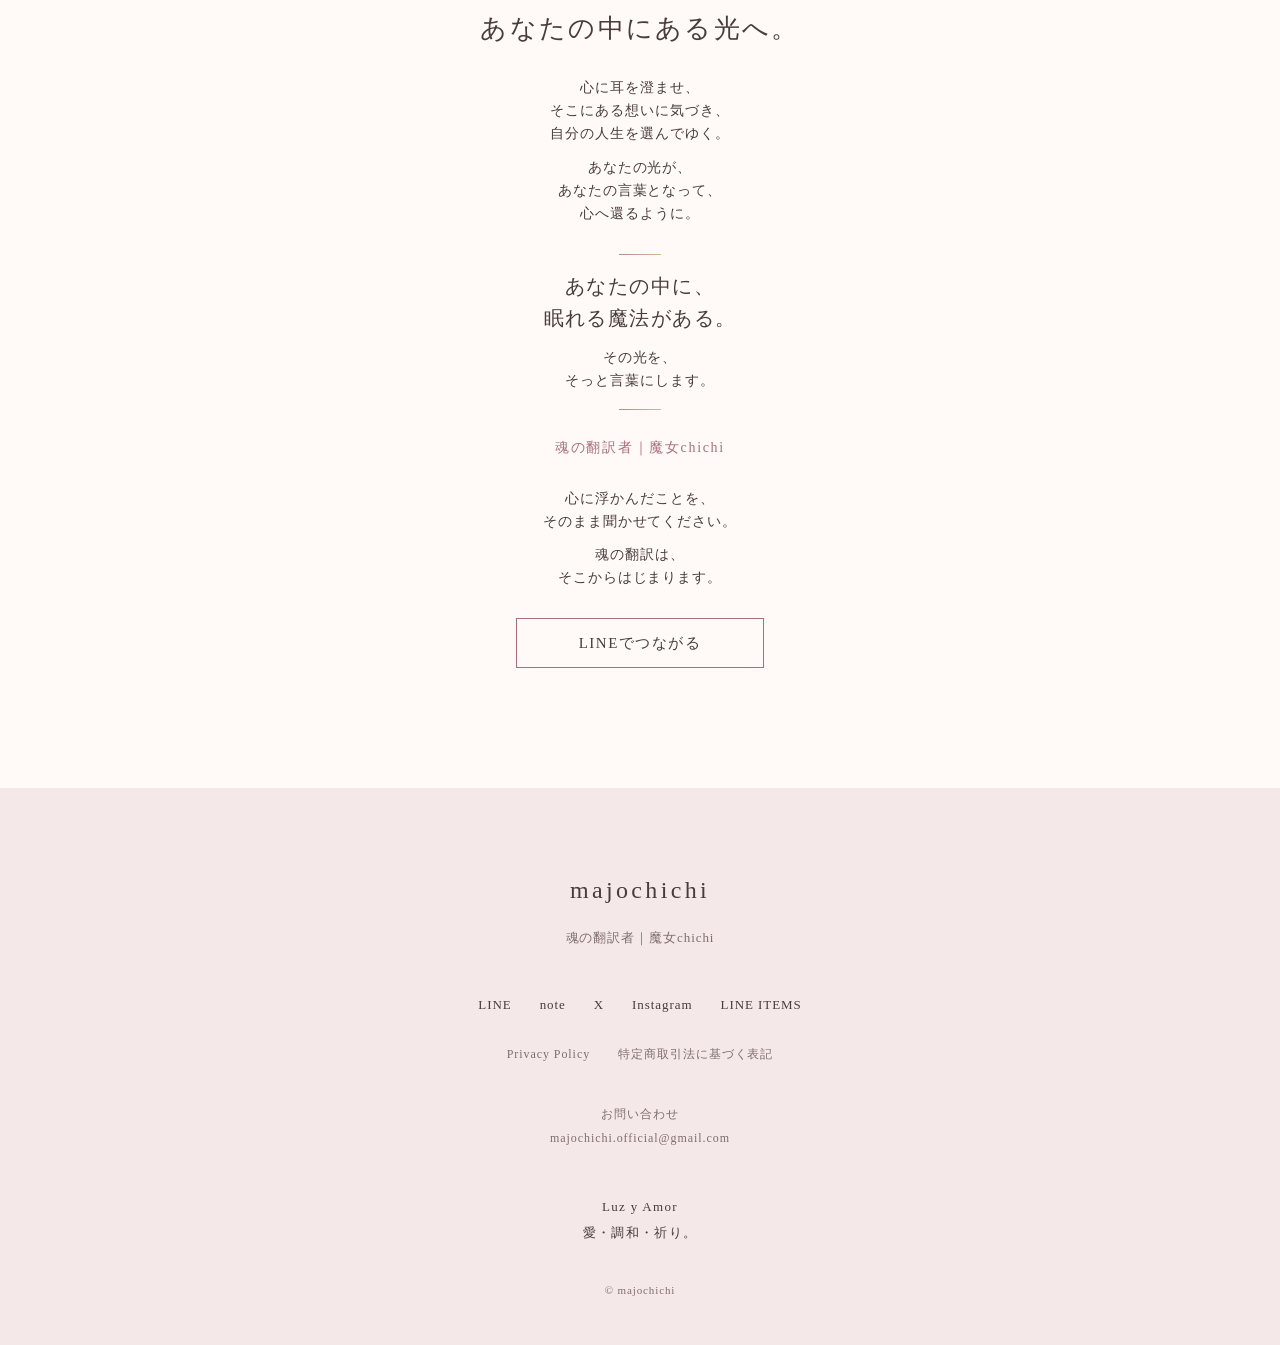
<file: index (1).html>
<!DOCTYPE html>
<html lang="ja">
<head>
  <meta charset="UTF-8">
  <meta name="viewport" content="width=device-width, initial-scale=1.0">

  <link rel="stylesheet" href="style.css">
  <link rel="stylesheet" href="kaeru-fix.css">

  <title>魂の翻訳者｜魔女chichi｜majochichi</title>

  <meta
    name="description"
    content="あなたの中に、眠れる魔法がある。その光を、そっと言葉にします。魂の翻訳者｜魔女chichi"
  >
  <style>
    .keep-phrase { white-space: nowrap; }
    @media (max-width: 640px) {
      .keep-phrase { white-space: normal; }
    }

    /* SESSION PRICE: approved guidance layout (PC and mobile) */
    #session-price .session-info.session-guide {
      box-sizing: border-box;
      width: min(100%, 680px);
      margin: 48px auto 0;
      padding: 28px 34px;
      border: 1px solid #e9d9d8;
      background: rgba(255, 255, 255, 0.48);
      text-align: left;
    }
    #session-price .session-guide-title {
      margin: 0 0 22px;
      color: #ae7988;
      text-align: center;
      font-size: 0.95rem;
      font-weight: 500;
      letter-spacing: 0.12em;
      line-height: 1.7;
    }
    #session-price .session-guide-item {
      padding: 0 0 18px;
      margin: 0 0 18px;
      border-bottom: 1px solid #e9d9d8;
    }
    #session-price .session-guide-item:last-child {
      padding-bottom: 0;
      margin-bottom: 0;
      border-bottom: 0;
    }
    #session-price .session-guide-label {
      margin: 0 0 7px;
      color: #ae7988;
      font-size: 0.82rem;
      font-weight: 500;
      letter-spacing: 0.04em;
      line-height: 1.7;
    }
    #session-price .session-info.session-guide .session-guide-value {
      margin: 0;
      color: #514446;
      font-size: 0.98rem;
      letter-spacing: 0.02em;
      line-height: 1.9;
      overflow-wrap: anywhere;
    }
    #session-price .session-info.session-guide .session-note {
      margin: 7px 0 0;
      color: #89777b;
      font-size: 0.78rem;
      letter-spacing: 0.01em;
      line-height: 1.8;
      text-align: left;
    }
    #session-price .session-mobile-break { display: none; }

    @media (max-width: 640px) {
      #session-price .session-info.session-guide {
        width: 100%;
        margin-top: 32px;
        padding: 24px 20px;
      }
      #session-price .session-guide-title { margin-bottom: 18px; }
      #session-price .session-guide-item { padding-bottom: 15px; margin-bottom: 15px; }
      #session-price .session-info.session-guide .session-guide-value { font-size: 0.94rem; }
      #session-price .session-mobile-break { display: inline; }
    }
    /* Footer: approved three-line layout on smartphones only */
    @media (max-width: 640px) {
      .site-footer .site-footer-links {
        display: grid;
        grid-template-columns: repeat(3, max-content);
        justify-content: center;
        justify-items: center;
        column-gap: 1.4em;
        row-gap: 0.65em;
        text-align: center;
      }
      .site-footer .site-footer-links > a { margin: 0; position: relative; }
      .site-footer .site-footer-links > a:nth-child(1),
      .site-footer .site-footer-links > a:nth-child(5) { grid-column: 1 / -1; }
    }
  </style>
</head>

<body>

  <main>

    <!-- FIRST VIEW -->
    <section id="first-view">

      <div class="first-view-inner">

        <div class="first-view-copy">

          <p class="first-view-role">
            魂の翻訳者｜魔女chichi
          </p>

          <h1>
            あなたの中に、<br>
            <span class="keep-line">眠れる魔法がある。</span>
          </h1>

          <p class="first-view-message">
            その光を、<br>
            そっと言葉にします。
          </p>

          <p class="first-view-signature">
            majochichi
          </p>

        </div>


        <div class="first-view-visual">

          <img
            src="assets/first-view.jpg"
            alt="薔薇と光に包まれ、静かに目を閉じる女性のイラスト"
          >

        </div>

      </div>

      <p class="first-view-scroll">
        <span class="scroll-line" aria-hidden="true"></span>
        Scroll
      </p>

    </section>


    <!-- MESSAGE -->
    <section id="message" class="message-section">

      <div class="petals" aria-hidden="true">
        <span class="light light--a" style="left:7%; top:66%; --w:5px; --h:5px; animation-duration:11s; animation-delay:0s; --drift-1:14px; --drift-2:-10px; --peak-opacity:0.35;"></span>
        <span class="light light--b" style="left:92%; top:60%; --w:6px; --h:6px; animation-duration:14s; animation-delay:5s; --drift-1:-16px; --drift-2:12px; --peak-opacity:0.4;"></span>
        <span class="light light--c" style="left:10%; top:73%; --w:4px; --h:4px; animation-duration:9.5s; animation-delay:8s; --drift-1:12px; --drift-2:-14px; --peak-opacity:0.3;"></span>
      </div>

      <div class="message-inner">

        <p class="message-lead">
          心の奥には、<br>
          あなたに見つけて欲しい<br>
          言葉や想いがあります。
        </p>

        <div class="content-columns">

          <div class="content-col">

            <p>
              ふと、心が揺れるとき。<br><br>
              胸の奥に、<br>
              小さな光を感じるとき。<br><br>
              静かな時間の中で、<br>
              心の声が聞こえてくるとき。
            </p>

            <p>
              そのひとつひとつは、<br>
              あなたの中から生まれた<br>
              大切なもの。
            </p>

          </div>

          <div class="content-col">

            <p>
              わたしは、<br>
              その声にそっと耳を澄ませます。
            </p>

            <p>
              あなたの想いが、<br>
              あなた自身の言葉となって<br>
              心に届くように。
            </p>

          </div>

        </div>

      </div>

    </section>


    <!-- SOUL TRANSLATOR -->
    <section
      id="soul-translator"
      class="soul-translator-section"
    >

      <div class="petals" aria-hidden="true">
        <span class="light light--b" style="left:6%; top:58%; --w:5px; --h:5px; animation-duration:12.5s; animation-delay:1s; --drift-1:13px; --drift-2:-11px; --peak-opacity:0.4;"></span>
        <span class="light light--c" style="left:94%; top:64%; --w:6px; --h:6px; animation-duration:15.5s; animation-delay:6s; --drift-1:-15px; --drift-2:10px; --peak-opacity:0.35;"></span>
        <span class="light light--a" style="left:50%; top:86%; --w:4px; --h:4px; animation-duration:10s; animation-delay:9s; --drift-1:10px; --drift-2:-13px; --peak-opacity:0.3;"></span>
      </div>

      <div class="section-split">

        <div class="section-meta">

          <p class="section-label">
            SOUL TRANSLATOR
          </p>

          <h2 class="section-title">
            魂の翻訳
          </h2>

        </div>

        <div class="section-content">

          <div class="content-columns">

            <div class="content-col">

              <p>
                心の奥から届く、<br>
                小さな声。
              </p>

              <p>
                ふと浮かぶ言葉。<br>
                胸に宿る感覚。<br>
                心震える想い。
              </p>

              <p>
                そのひとつひとつに、<br>
                あなたの奥深くにある<br>
                大切な光が宿っています。
              </p>

            </div>

            <div class="content-col">

              <p>
                わたしは、<br>
                <span class="keep-phrase">あなたのお話に耳を澄ませながら、</span>
              </p>

              <p>
                その声に触れ、<br>
                想いを受けとり、<br>
                言葉へと紡いでいきます。
              </p>

              <p>
                あなたが、<br>
                あなた自身の心と<br>
                深くつながってゆくために。
              </p>

            </div>

          </div>

          <p class="pull-quote soul-translator-key">
            あなたの光が、<br>
            あなたの言葉となって、<br>
            心へ還る。
          </p>

          <p class="soul-translator-ending">
            それが、<br>
            わたしの「魂の翻訳」です。
          </p>

        </div>

      </div>

    </section>


    <!-- SESSION -->
    <section id="session" class="session-section">

      <div class="section-split">

        <div class="section-meta">

          <p class="section-label">
            SESSION
          </p>

          <h2 class="section-title">
            魂の翻訳 SESSION
          </h2>

        </div>

        <div class="section-content">

          <div class="content-columns">

            <div class="content-col">

              <p>
                心に浮かぶことを、<br>
                そのまま聞かせてください。
              </p>

              <p>
                恋する気持ち。<br>
                大切な人への想い。<br>
                人とのつながり。
              </p>

              <p>
                仕事や、生き方。<br>
                これからのこと。
              </p>

            </div>

            <div class="content-col">

              <p>
                ひとつひとつ、<br>
                丁寧にお話を伺います。
              </p>

              <p>
                対話を重ねながら、<br>
                その人の波動を感じ、
              </p>

              <p>
                言葉の奥にあるものを<br>
                ゆっくりと紐解いていきます。
              </p>

            </div>

          </div>

        </div>

      </div>

    </section>


    <!-- KAERU CARD -->
    <section id="kaeru-card" class="kaeru-card-section kaeru-card-two-screen">

      <!-- SCREEN 1 -->
      <div class="kaeru-screen kaeru-screen-intro">
        <div class="kaeru-screen-inner">

          <div class="kaeru-screen-meta">
            <p class="section-label">KAERU CARD</p>

            <h2 class="section-title">
              本来の自分に、<br>
              カエル（還る）。
            </h2>
          </div>

          <div class="kaeru-screen-content">
            <div class="kaeru-reading-block">
              <p>
                カエルカードは、<br>
                自分の本音や心の声を<br>
                思い出し、再確認するためのカード。
              </p>

              <p>
                好きな数字、<br>
                または直感で浮かんだ数字を選び、
              </p>

              <p>
                その数字の分だけ<br>
                カードをシャッフルします。
              </p>

              <p>
                そして、<br>
                一番上の一枚をひらく。
              </p>

              <p>
                そこに現れた言葉を見つめながら、
              </p>
            </div>

            <p class="pull-quote kaeru-question">
              「この言葉を見て、<br>
              どう感じますか？」
            </p>
          </div>

        </div>
      </div>

      <!-- SCREEN 2 -->
      <div class="kaeru-screen kaeru-screen-dialogue">
        <div class="kaeru-dialogue-inner">

          <div class="kaeru-reading-block">
            <p>
              そこから、<br>
              対話がはじまります。
            </p>

            <p>
              ふと浮かんだこと。<br>
              心が動いたこと。<br>
              思い出したこと。
            </p>

            <p>
              そのひとつひとつを<br>
              大切に受けとめながら、
            </p>

            <p>
              あなた自身の心へ<br>
              耳を澄ませていきます。
            </p>

            <p>
              その中で生まれる気づき。<br>
              ふとした直観。
            </p>

            <p>
              あなた自身が、<br>
              あなたの答えを見つけてゆく。
            </p>
          </div>

          <p class="kaeru-ending">
            カードをきっかけに、<br>
            あなた自身の心を聴く。
          </p>

        </div>
      </div>

    </section>


    <!-- SESSION PRICE -->
    <section
      id="session-price"
      class="session-price-section"
    >

      <div class="session-price-inner">

        <p class="section-label">
          SESSION PRICE
        </p>

        <div class="session-price-grid">

          <div class="price-card">

            <h3>
              60 min
            </h3>

            <p class="price">
              13,200円
              <span>（税込）</span>
            </p>

            <p>
              心にあることをお話しいただきながら、<br>
              ひとつひとつ丁寧に、<br>
              心の奥にある想いを紐解いていきます。
            </p>

          </div>


          <div class="price-card">

            <h3>
              90 min
            </h3>

            <p class="price">
              19,800円
              <span>（税込）</span>
            </p>

            <p>
              ゆっくりと対話を重ねながら、<br>
              いくつもの想いや、その背景まで<br>
              丁寧に見つめていきます。
            </p>

          </div>

        </div>


        <div class="session-info session-guide" aria-label="ご利用案内">
          <h3 class="session-guide-title">ご利用案内</h3>

          <div class="session-guide-item">
            <p class="session-guide-label">お問い合わせ・日程調整</p>
            <p class="session-guide-value">公式LINEのチャット</p>
          </div>

          <div class="session-guide-item">
            <p class="session-guide-label">セッション当日</p>
            <p class="session-guide-value">お互いにカメラをオンにして、<br class="session-mobile-break">LINEビデオ通話でお話しします。</p>
          </div>

          <div class="session-guide-item">
            <p class="session-guide-label">お支払い</p>
            <p class="session-guide-value">事前銀行振込</p>
            <p class="session-note">※振込手数料はお客様負担となります。</p>
          </div>
        </div>

      </div>

    </section>


    <!-- ABOUT CHICHI -->
    <section
      id="about-chichi"
      class="about-chichi-section"
    >

      <div class="about-chichi-screen about-chichi-screen-portrait">

        <div class="about-chichi-inner">

          <div class="about-chichi-meta">

            <p class="section-label">
              ABOUT CHICHI
            </p>

            <h2 class="section-title">
              魂の翻訳者｜魔女chichi
            </h2>

          </div>


          <div class="about-chichi-visual">

            <div class="about-chichi-portrait">
              <img
                src="assets/about-chichi.png"
                alt="魂の翻訳者｜魔女chichi"
              >
            </div>

            <img
              class="about-chichi-frame"
              src="assets/about-frame.png"
              alt=""
              aria-hidden="true"
            >

          </div>


          <div class="about-chichi-body about-chichi-intro">

            <p>
              物心ついた頃から、<br>
              わたしは人の心や、<br>
              目には見えないものを<br>
              身近に感じてきました。<br><br>
              人の言葉に耳を傾け、<br>
              その奥にある想いを感じること。<br><br>
              それはいつしか、<br>
              わたしにとって<br>
              自然なことになっていました。
            </p>

          </div>

        </div>

      </div>


      <div class="about-chichi-screen about-chichi-screen-philosophy">

        <div class="petals" aria-hidden="true">
          <span class="petal petal--a" style="left:16%; top:-6%; --w:13px; --h:17px; animation-duration:14s; animation-delay:0s; --drift-1:28px; --drift-2:-18px; --drift-3:22px; --rot-1:25deg; --rot-2:-15deg; --rot-3:40deg; --peak-opacity:0.5;"><span class="petal-shape"></span></span>
          <span class="petal petal--b" style="left:78%; top:-9%; --w:19px; --h:24px; animation-duration:21s; animation-delay:6s; --drift-1:-32px; --drift-2:26px; --drift-3:-28px; --rot-1:-30deg; --rot-2:18deg; --rot-3:-50deg; --peak-opacity:0.45;"><span class="petal-shape"></span></span>
          <span class="petal petal--c" style="left:48%; top:-7%; --w:16px; --h:20px; animation-duration:18s; animation-delay:10s; --drift-1:24px; --drift-2:-20px; --drift-3:26px; --rot-1:20deg; --rot-2:-35deg; --rot-3:55deg; --peak-opacity:0.55;"><span class="petal-shape"></span></span>
          <span class="petal petal--a" style="left:30%; top:-10%; --w:25px; --h:31px; animation-duration:24s; animation-delay:3s; --drift-1:-40px; --drift-2:30px; --drift-3:-35px; --rot-1:-25deg; --rot-2:20deg; --rot-3:-60deg; --peak-opacity:0.4;"><span class="petal-shape"></span></span>
        </div>

        <div class="about-chichi-philosophy-inner">

          <div class="about-chichi-body about-chichi-philosophy">

            <p>
              人生を歩む中で、<br>
              わたし自身も何度も<br>
              自分の心と向き合ってきました。<br><br>
              長く大切にしてきた一冊、<br>
              足立幸子さんの<br>
              『あるがままに生きる』。<br><br>
              本来の自分に耳を澄ませ、<br>
              直観を大切にすること。<br><br>
              自分自身で気づき、<br>
              自分の人生を選んでゆくこと。<br><br>
              その生き方は、<br>
              今もわたしの中に<br>
              静かに息づいています。
            </p>

            <p>
              そうして長い年月、<br>
              人の心と向き合ってきました。
            </p>

          </div>

          <p class="about-chichi-ending">
            その歩みが今、<br>
            「魂の翻訳」という<br>
            かたちになっています。
          </p>

        </div>

      </div>

    </section>


    <!-- BRAND WORLD -->
    <section
      id="brand-world"
      class="brand-world-section"
    >

      <div class="brand-world-inner">

        <div class="brand-world-visual">

          <img
            src="assets/brand-world.jpg"
            alt="月と薔薇と光に包まれたmajochichiの世界"
          >

        </div>


        <div class="brand-world-copy">

          <p class="section-label">
            BRAND WORLD
          </p>

          <h2 class="brand-world-title">
            Luz y Amor
          </h2>

          <p class="brand-world-lead">
            光と愛。
          </p>

          <div class="content-columns brand-world-columns">

            <div class="content-col">

              <p>
                月の光。<br>
                薔薇の香り。
              </p>

              <p>
                風の音。<br>
                空の色。
              </p>

              <p>
                ふと心に触れる、<br>
                小さな光。
              </p>

            </div>

            <div class="content-col">

              <p>
                目に見えるものも、<br>
                心で感じるものも、
              </p>

              <p>
                わたしにとって<br>
                大切な世界の一部です。
              </p>

              <p>
                日々の暮らしの中にある<br>
                小さな魔法に気づくこと。<br><br>
                自分の心に耳を澄ませ、<br>
                そこにある光を大切にすること。
              </p>

            </div>

          </div>

          <p class="brand-world-body-tail">
            そのひとつひとつが、<br>
            わたしの世界をつくっています。
          </p>

          <p class="brand-world-ending">
            愛・調和・祈り。<br><br>
            majochichi
          </p>


          <div class="brand-world-links">

            
              <a
              href="https://note.com/majochichi"
              target="_blank"
              rel="noopener noreferrer"
            >
              <span>
                STORIES｜note
              </span>

              <small>
                言葉と物語を読む。
              </small>
            </a>


            
              <a
              href="https://line.me/S/shop/sticker/author/6569185"
              target="_blank"
              rel="noopener noreferrer"
            >
              <span>
                LINE ITEMS
              </span>

              <small>
                暮らしの中に、小さな魔法を。
              </small>
            </a>

          </div>

        </div>

      </div>

    </section>


    <!-- FINAL MESSAGE -->
    <section
      id="final-message"
      class="final-message-section"
    >

      <div class="petals" aria-hidden="true">
        <span class="light light--a" style="left:10%; top:70%; --w:6px; --h:6px; animation-duration:10s; animation-delay:0s; --drift-1:15px; --drift-2:-12px; --peak-opacity:0.45;"></span>
        <span class="light light--c" style="left:90%; top:66%; --w:5px; --h:5px; animation-duration:13s; animation-delay:4s; --drift-1:-14px; --drift-2:11px; --peak-opacity:0.4;"></span>
        <span class="light light--b" style="left:18%; top:78%; --w:7px; --h:7px; animation-duration:15.5s; animation-delay:8s; --drift-1:16px; --drift-2:-13px; --peak-opacity:0.5;"></span>
        <span class="light light--a" style="left:82%; top:74%; --w:4px; --h:4px; animation-duration:9s; animation-delay:2s; --drift-1:-11px; --drift-2:14px; --peak-opacity:0.35;"></span>
        <span class="light light--c" style="left:50%; top:84%; --w:9px; --h:9px; animation-duration:16s; animation-delay:11s; --drift-1:12px; --drift-2:-15px; --peak-opacity:0.4;"></span>
      </div>

      <div class="final-message-inner">

        <h2>
          あなたの中にある光へ。
        </h2>

        <div class="final-message-lead">

          <p>
            心に耳を澄ませ、<br>
            そこにある想いに気づき、<br>
            自分の人生を選んでゆく。
          </p>

          <p>
            あなたの光が、<br>
            あなたの言葉となって、<br>
            心へ還るように。
          </p>

        </div>

        <div class="final-message-core">

          <span class="final-message-divider" aria-hidden="true"></span>

          <p class="final-message-key">
            あなたの中に、<br>
            眠れる魔法がある。
          </p>

          <p class="final-message-sub">
            その光を、<br>
            そっと言葉にします。
          </p>

          <span class="final-message-divider" aria-hidden="true"></span>

        </div>

        <p class="final-message-role">
          魂の翻訳者｜魔女chichi
        </p>

        <div class="final-message-invite">

          <p>
            心に浮かんだことを、<br>
            そのまま聞かせてください。
          </p>

          <p>
            魂の翻訳は、<br>
            そこからはじまります。
          </p>

        </div>

        
          <a
          class="line-cta"
          href="https://lin.ee/QZUK7N4"
          target="_blank"
          rel="noopener noreferrer"
        >
          LINEでつながる
        </a>

      </div>

    </section>

  </main>


  <!-- FOOTER -->
  <footer class="site-footer">

    <div class="site-footer-inner">

      <p class="site-footer-brand">
        majochichi
      </p>

      <p class="site-footer-role">
        魂の翻訳者｜魔女chichi
      </p>


      <nav
        class="site-footer-links"
        aria-label="外部リンク"
      >

        
          <a
          href="https://lin.ee/QZUK7N4"
          target="_blank"
          rel="noopener noreferrer"
        >
          LINE
        </a>

        
          <a
          href="https://note.com/majochichi"
          target="_blank"
          rel="noopener noreferrer"
        >
          note
        </a>

          <a
          href="https://x.com/majo_chichi"
          target="_blank"
          rel="noopener noreferrer"
        >
          X
        </a>

        
          <a
          href="https://www.instagram.com/majochichi.official/"
          target="_blank"
          rel="noopener noreferrer"
        >
          Instagram
        </a>

          <a
          href="https://line.me/S/shop/sticker/author/6569185"
          target="_blank"
          rel="noopener noreferrer"
        >
          LINE ITEMS
        </a>

      </nav>


      <nav
        class="site-footer-legal"
        aria-label="法務情報"
      >

        <a href="privacy.html">
          Privacy Policy
        </a>

        <a href="tokusho.html">
          特定商取引法に基づく表記
        </a>

      </nav>


      <p class="site-footer-contact">
        お問い合わせ<br>

        <a href="mailto:majochichi.official@gmail.com">
          majochichi.official@gmail.com
        </a>
      </p>


      <p class="site-footer-motto">
        Luz y Amor<br>
        愛・調和・祈り。
      </p>

      <p class="site-footer-copyright">
        © majochichi
      </p>

    </div>

  </footer>

</body>
</html>
</file>
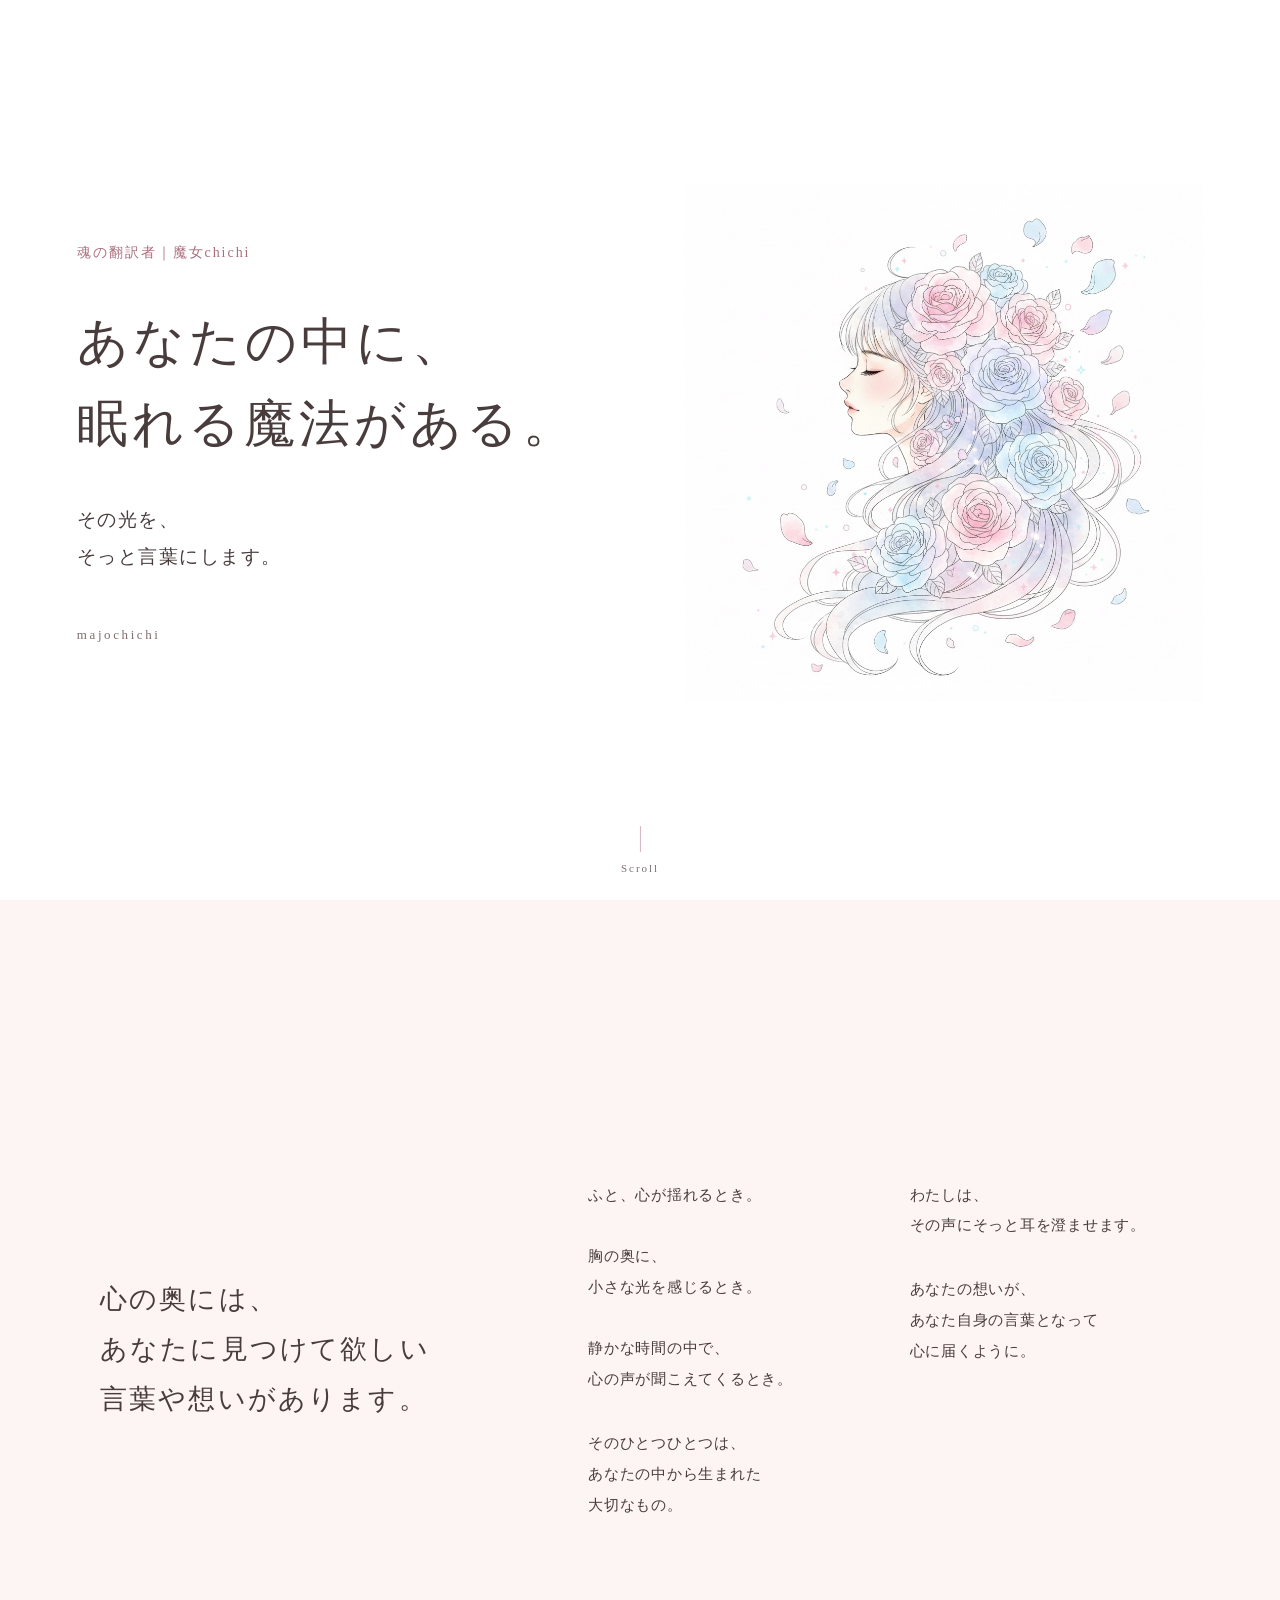
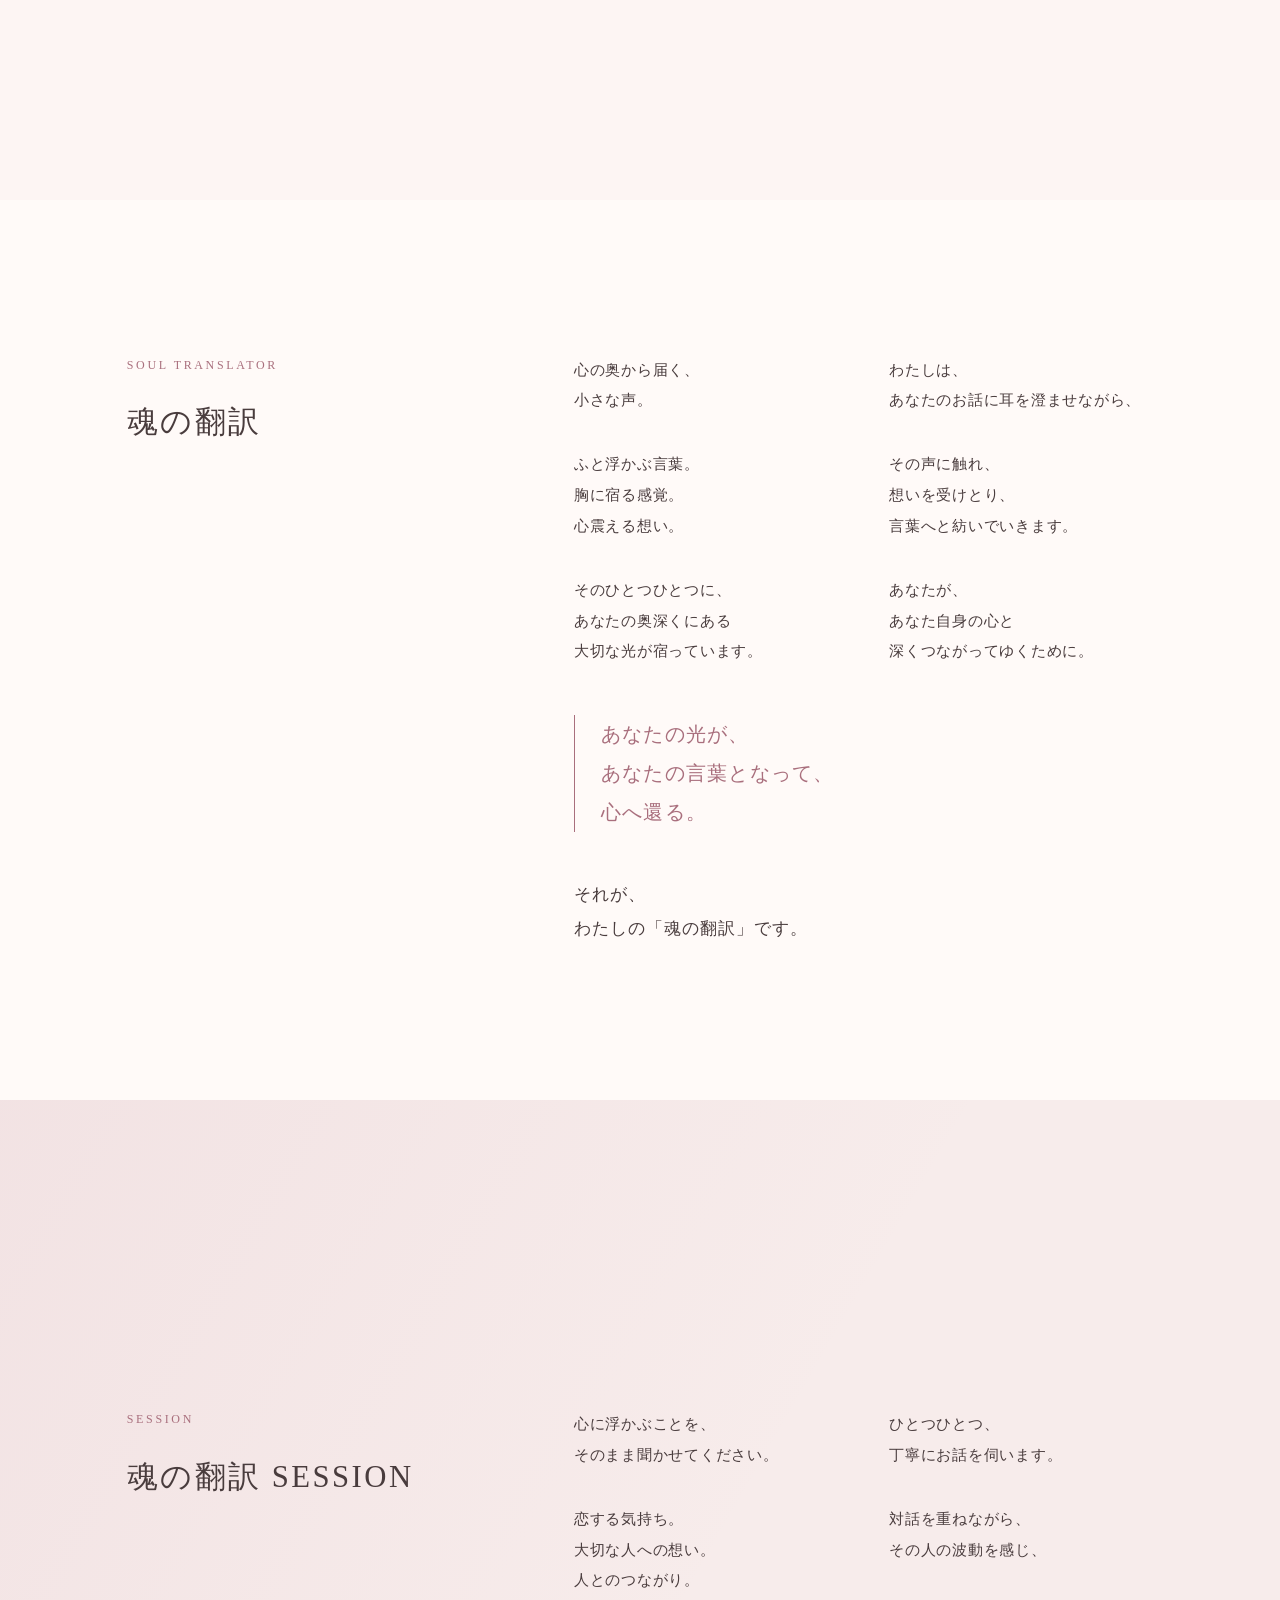
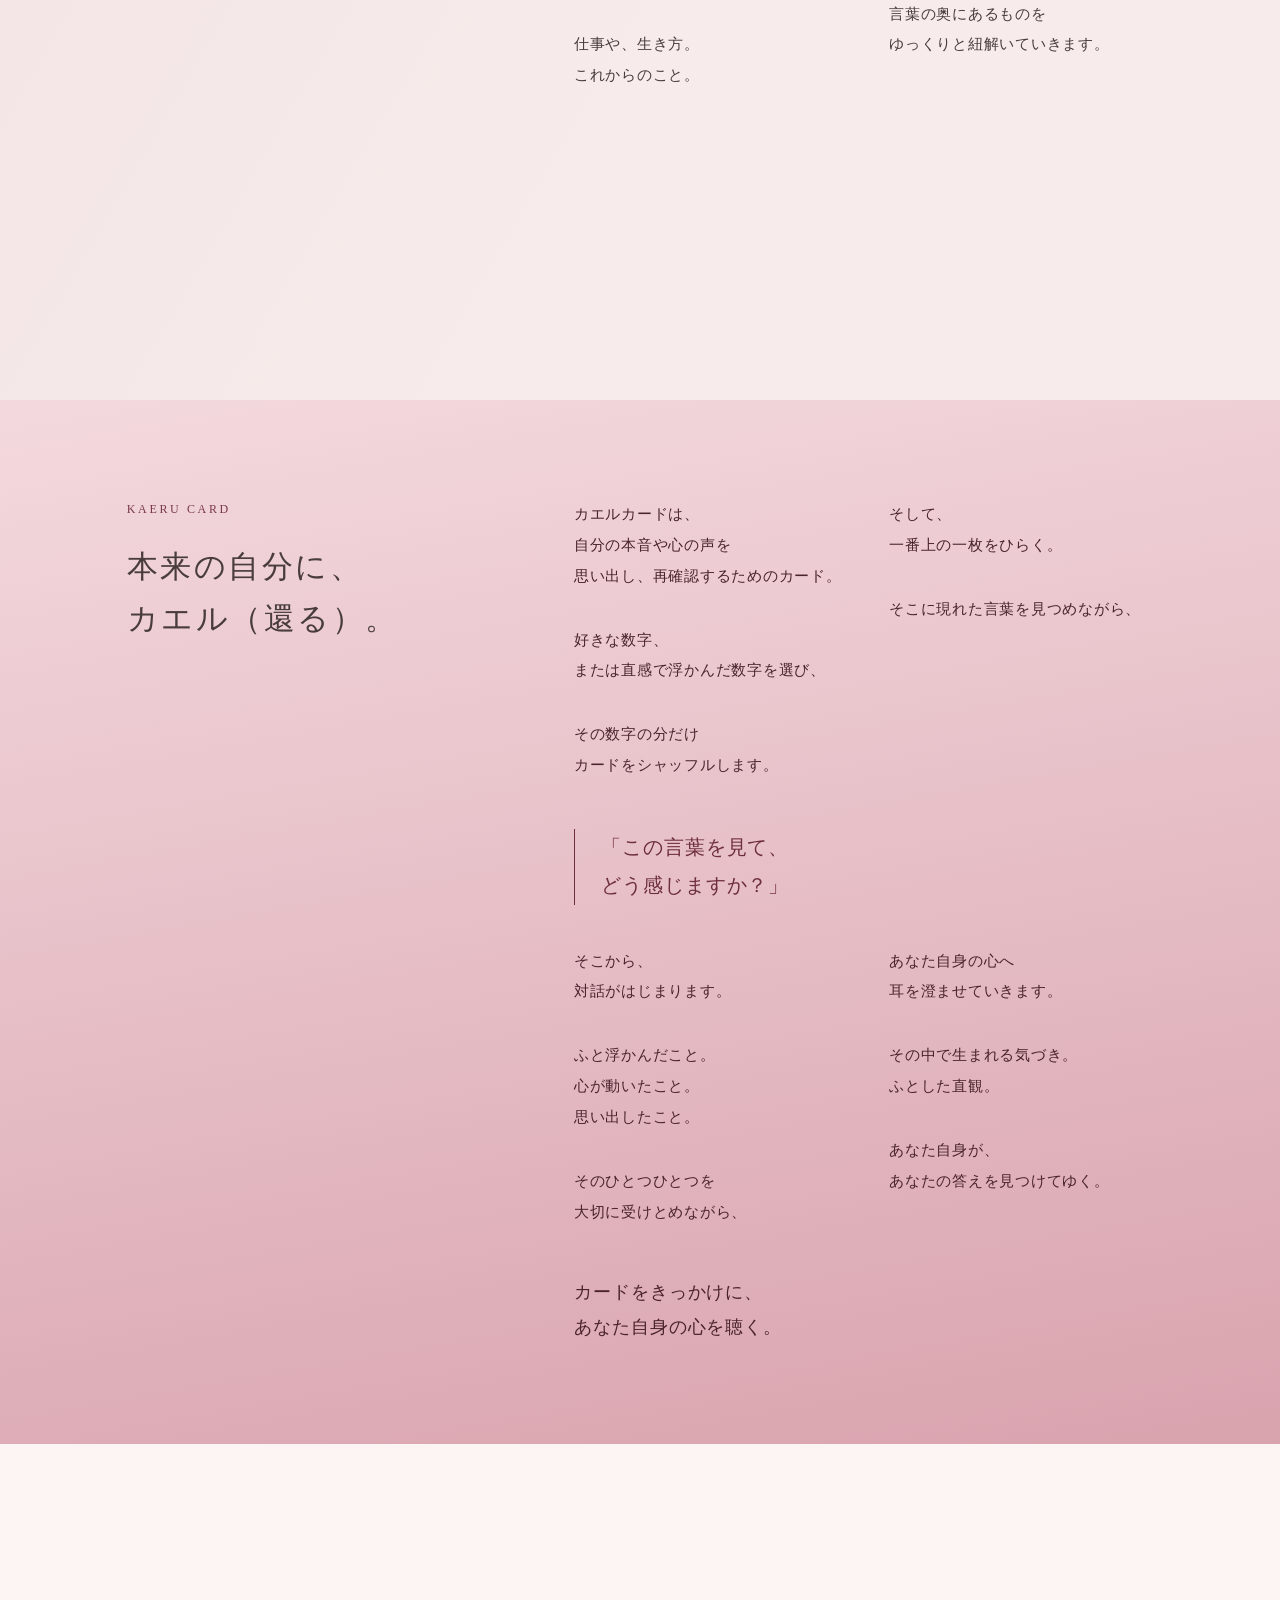
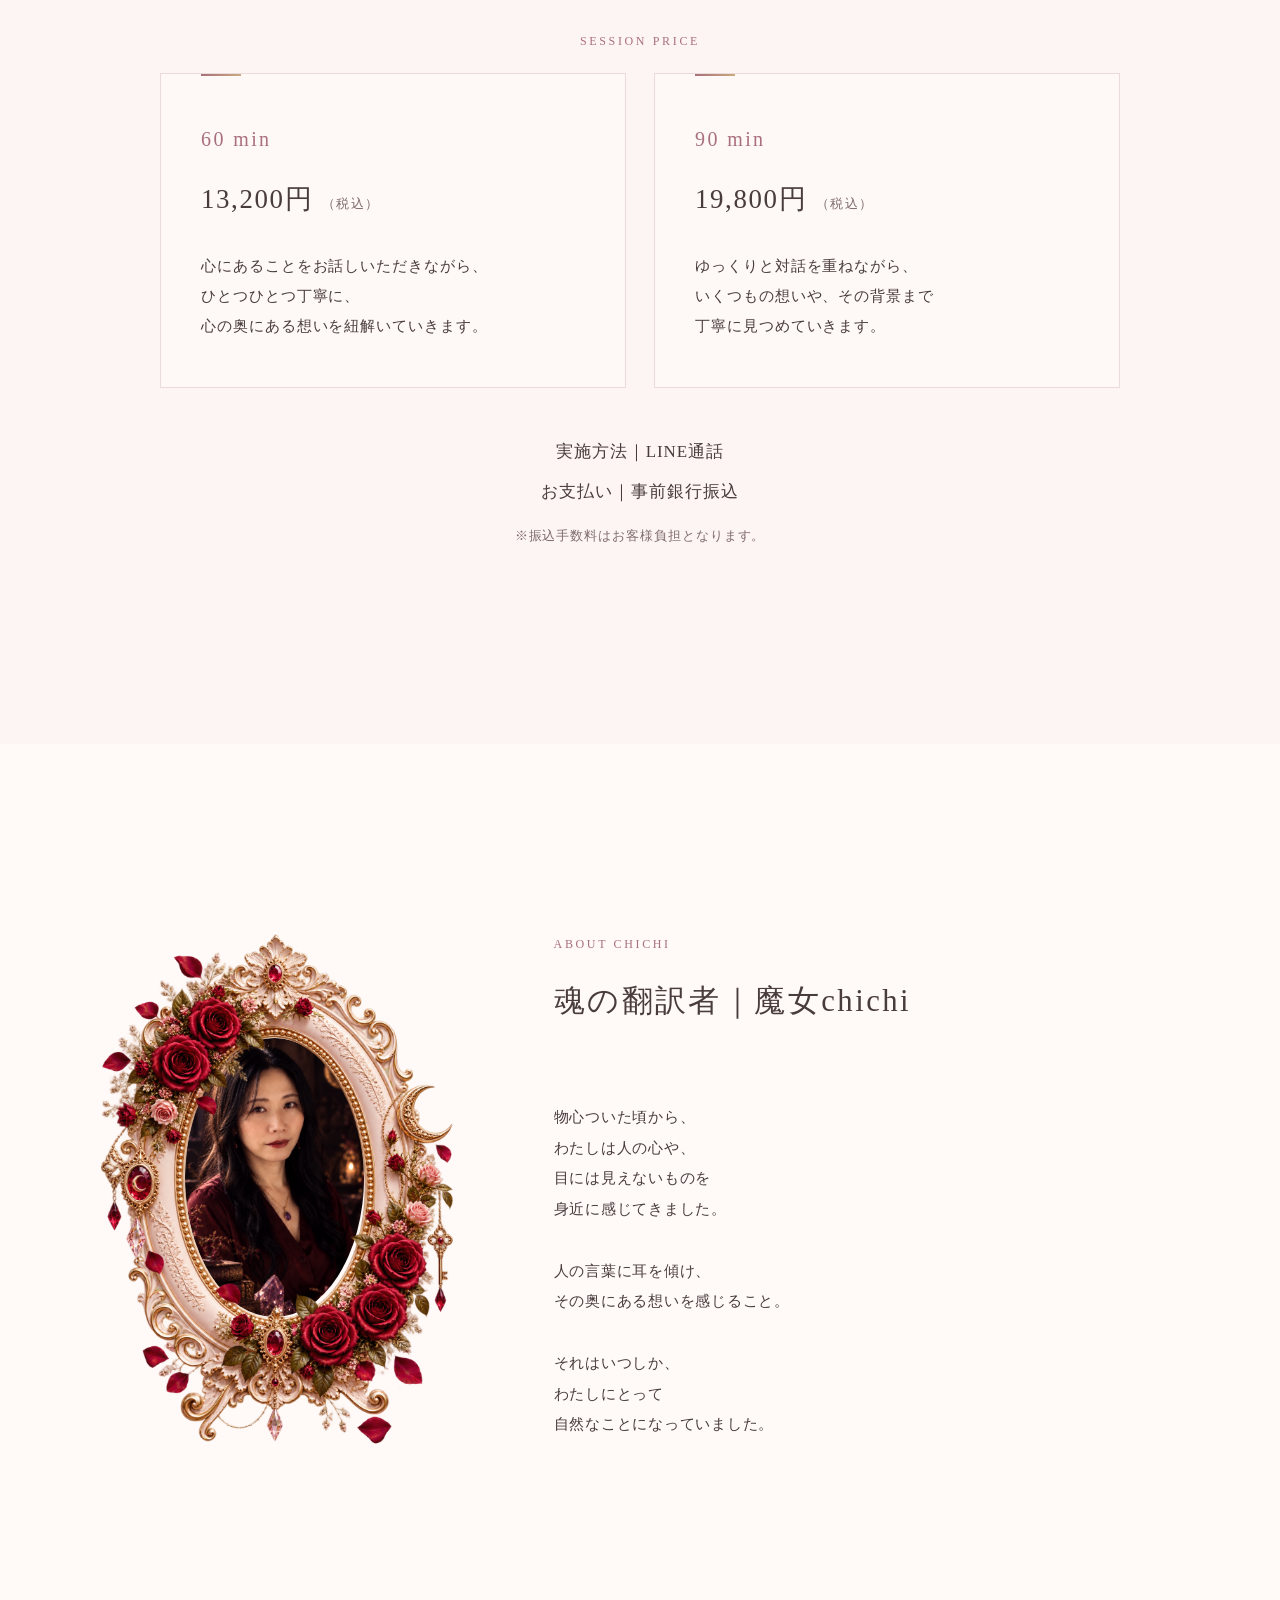
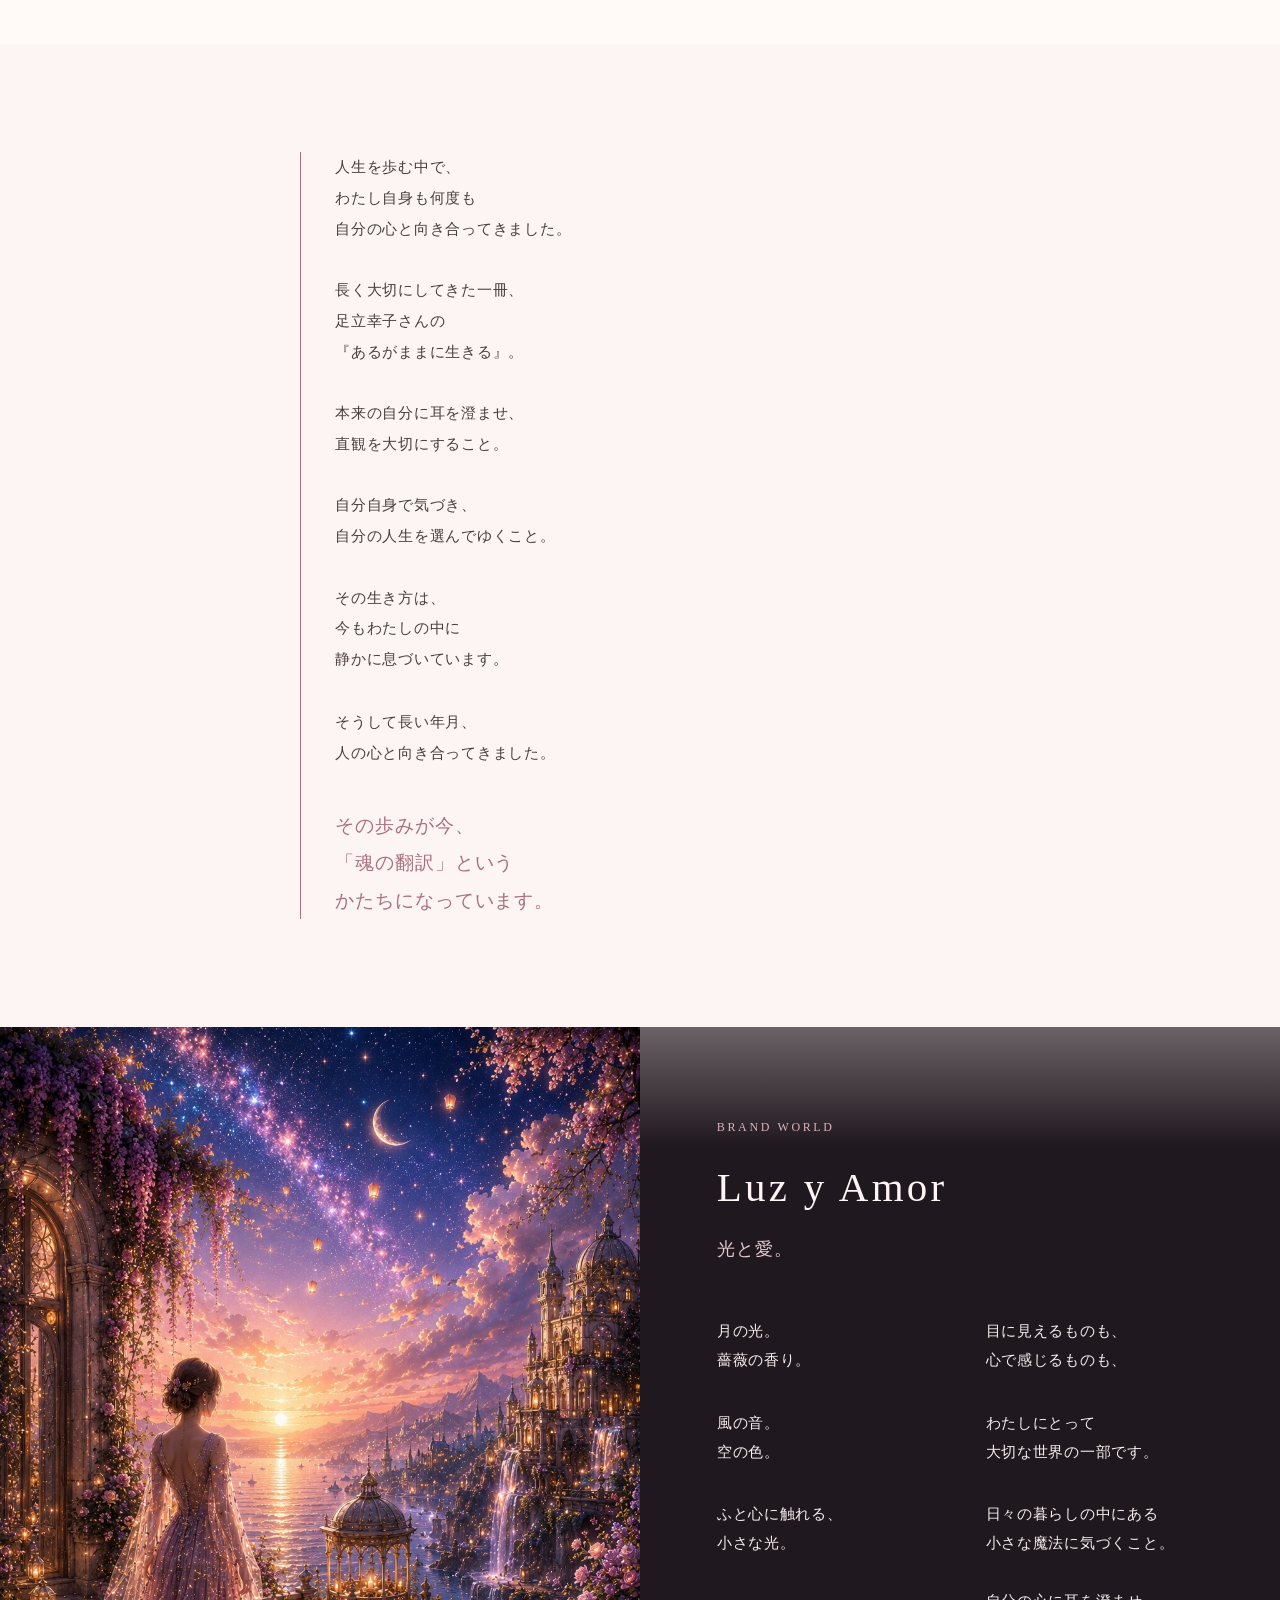
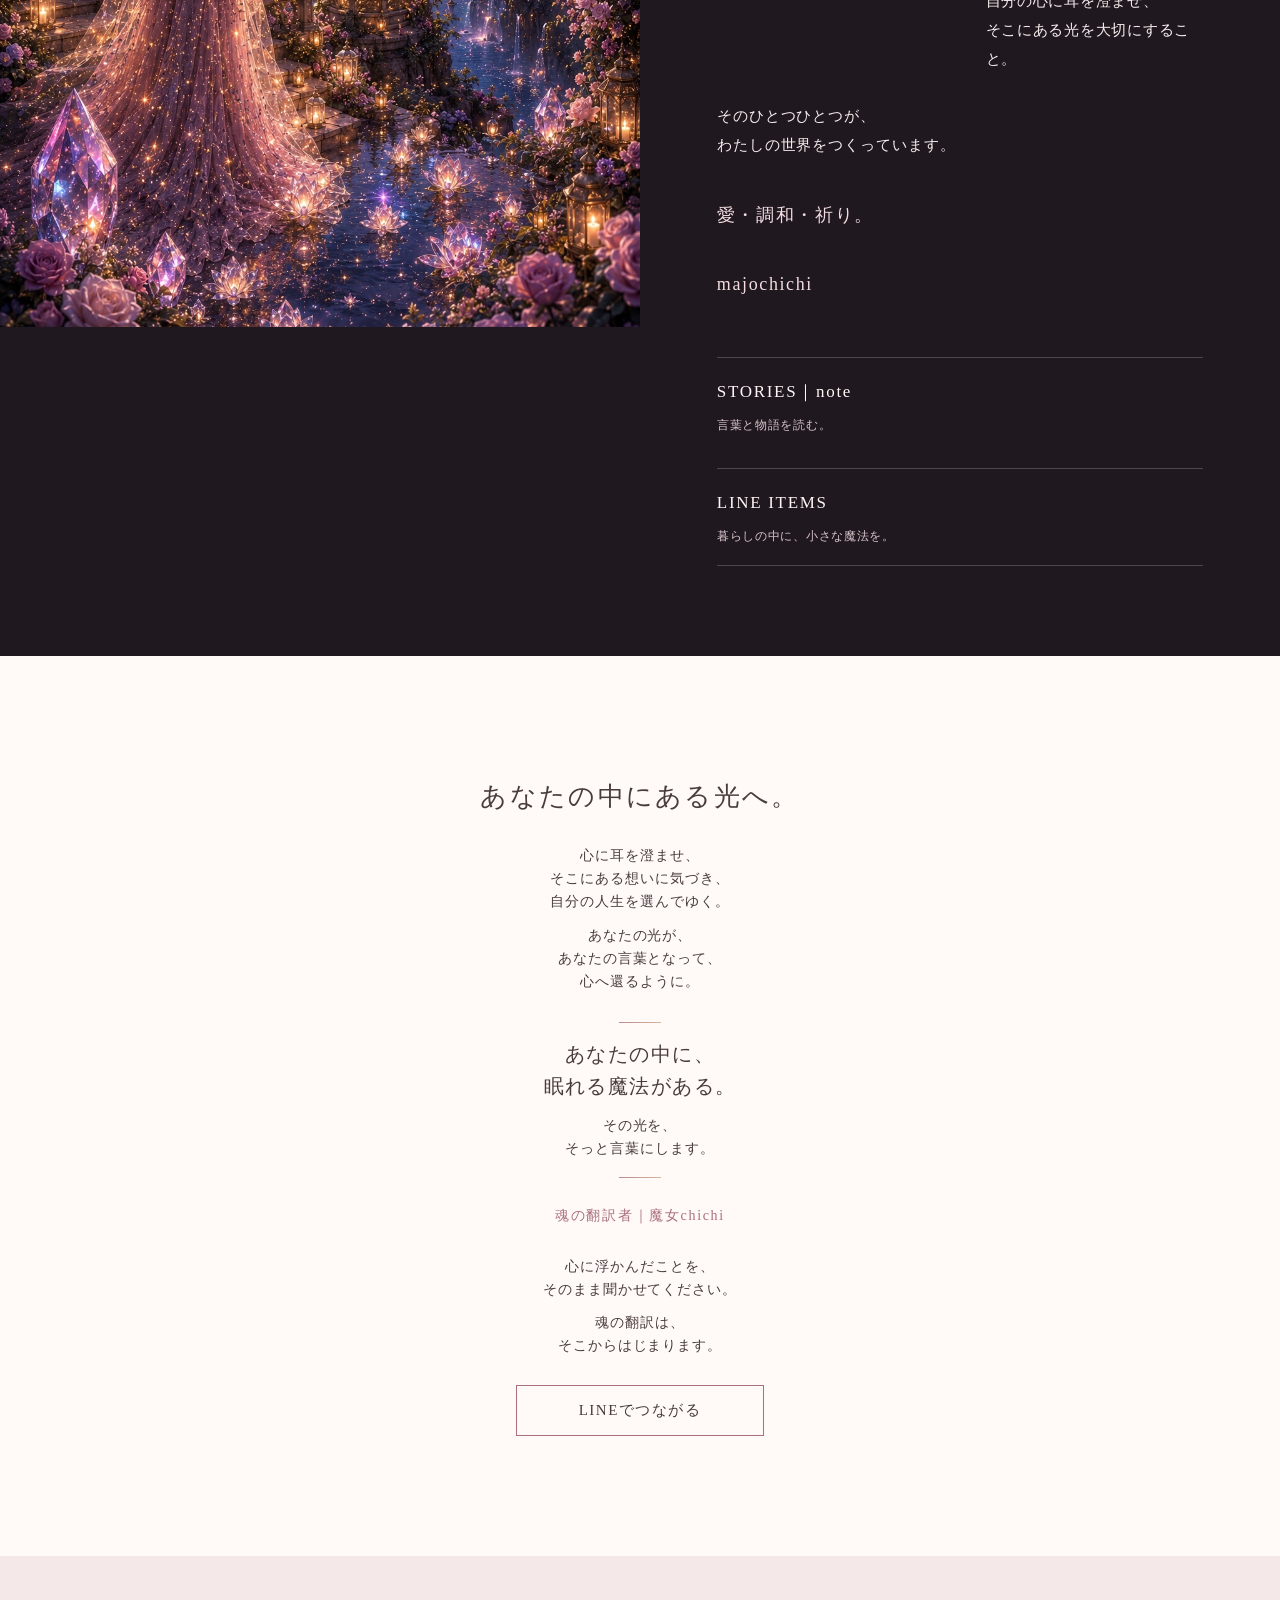
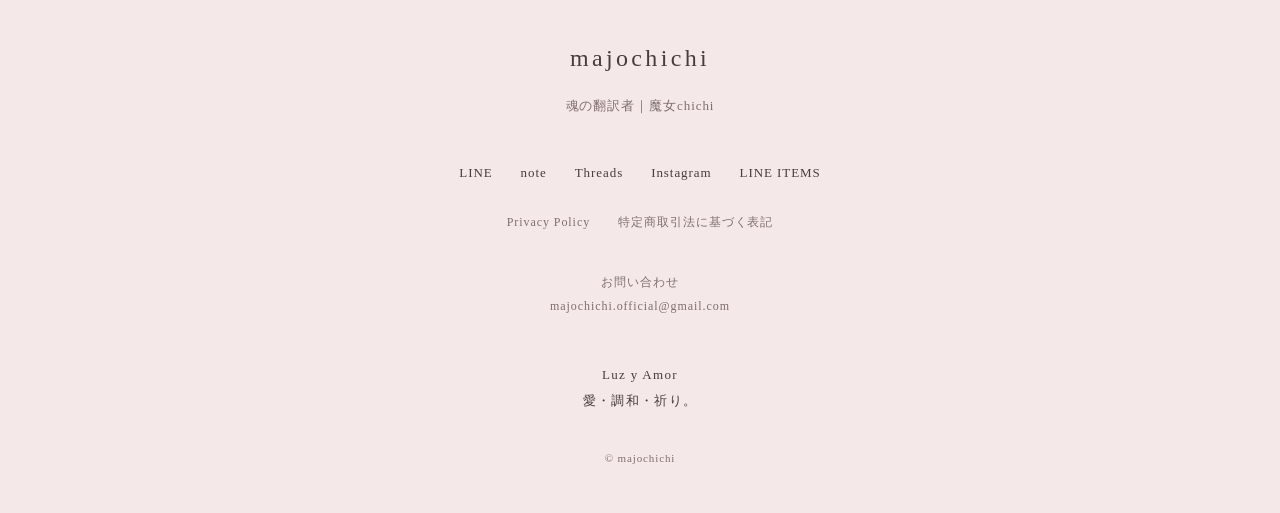
<file: index (11).html>
<!DOCTYPE html>
<html lang="ja">
<head>
  <meta charset="UTF-8">
  <meta name="viewport" content="width=device-width, initial-scale=1.0">

  <link rel="stylesheet" href="style.css">

  <title>魂の翻訳者｜魔女chichi｜majochichi</title>

  <meta
    name="description"
    content="あなたの中に、眠れる魔法がある。その光を、そっと言葉にします。魂の翻訳者｜魔女chichi"
  >
  <style>
    .keep-phrase { white-space: nowrap; }
    @media (max-width: 640px) {
      .keep-phrase { white-space: normal; }
    }
  </style>
</head>

<body>

  <main>

    <!-- FIRST VIEW -->
    <section id="first-view">

      <div class="first-view-inner">

        <div class="first-view-copy">

          <p class="first-view-role">
            魂の翻訳者｜魔女chichi
          </p>

          <h1>
            あなたの中に、<br>
            <span class="keep-line">眠れる魔法がある。</span>
          </h1>

          <p class="first-view-message">
            その光を、<br>
            そっと言葉にします。
          </p>

          <p class="first-view-signature">
            majochichi
          </p>

        </div>


        <div class="first-view-visual">

          <img
            src="assets/first-view.jpg"
            alt="薔薇と光に包まれ、静かに目を閉じる女性のイラスト"
          >

        </div>

      </div>

      <p class="first-view-scroll">
        <span class="scroll-line" aria-hidden="true"></span>
        Scroll
      </p>

    </section>


    <!-- MESSAGE -->
    <section id="message" class="message-section">

      <div class="petals" aria-hidden="true">
        <span class="light light--a" style="left:7%; top:66%; --w:5px; --h:5px; animation-duration:11s; animation-delay:0s; --drift-1:14px; --drift-2:-10px; --peak-opacity:0.35;"></span>
        <span class="light light--b" style="left:92%; top:60%; --w:6px; --h:6px; animation-duration:14s; animation-delay:5s; --drift-1:-16px; --drift-2:12px; --peak-opacity:0.4;"></span>
        <span class="light light--c" style="left:10%; top:73%; --w:4px; --h:4px; animation-duration:9.5s; animation-delay:8s; --drift-1:12px; --drift-2:-14px; --peak-opacity:0.3;"></span>
      </div>

      <div class="message-inner">

        <p class="message-lead">
          心の奥には、<br>
          あなたに見つけて欲しい<br>
          言葉や想いがあります。
        </p>

        <div class="content-columns">

          <div class="content-col">

            <p>
              ふと、心が揺れるとき。<br><br>
              胸の奥に、<br>
              小さな光を感じるとき。<br><br>
              静かな時間の中で、<br>
              心の声が聞こえてくるとき。
            </p>

            <p>
              そのひとつひとつは、<br>
              あなたの中から生まれた<br>
              大切なもの。
            </p>

          </div>

          <div class="content-col">

            <p>
              わたしは、<br>
              その声にそっと耳を澄ませます。
            </p>

            <p>
              あなたの想いが、<br>
              あなた自身の言葉となって<br>
              心に届くように。
            </p>

          </div>

        </div>

      </div>

    </section>


    <!-- SOUL TRANSLATOR -->
    <section
      id="soul-translator"
      class="soul-translator-section"
    >

      <div class="petals" aria-hidden="true">
        <span class="light light--b" style="left:6%; top:58%; --w:5px; --h:5px; animation-duration:12.5s; animation-delay:1s; --drift-1:13px; --drift-2:-11px; --peak-opacity:0.4;"></span>
        <span class="light light--c" style="left:94%; top:64%; --w:6px; --h:6px; animation-duration:15.5s; animation-delay:6s; --drift-1:-15px; --drift-2:10px; --peak-opacity:0.35;"></span>
        <span class="light light--a" style="left:50%; top:86%; --w:4px; --h:4px; animation-duration:10s; animation-delay:9s; --drift-1:10px; --drift-2:-13px; --peak-opacity:0.3;"></span>
      </div>

      <div class="section-split">

        <div class="section-meta">

          <p class="section-label">
            SOUL TRANSLATOR
          </p>

          <h2 class="section-title">
            魂の翻訳
          </h2>

        </div>

        <div class="section-content">

          <div class="content-columns">

            <div class="content-col">

              <p>
                心の奥から届く、<br>
                小さな声。
              </p>

              <p>
                ふと浮かぶ言葉。<br>
                胸に宿る感覚。<br>
                心震える想い。
              </p>

              <p>
                そのひとつひとつに、<br>
                あなたの奥深くにある<br>
                大切な光が宿っています。
              </p>

            </div>

            <div class="content-col">

              <p>
                わたしは、<br>
                <span class="keep-phrase">あなたのお話に耳を澄ませながら、</span>
              </p>

              <p>
                その声に触れ、<br>
                想いを受けとり、<br>
                言葉へと紡いでいきます。
              </p>

              <p>
                あなたが、<br>
                あなた自身の心と<br>
                深くつながってゆくために。
              </p>

            </div>

          </div>

          <p class="pull-quote soul-translator-key">
            あなたの光が、<br>
            あなたの言葉となって、<br>
            心へ還る。
          </p>

          <p class="soul-translator-ending">
            それが、<br>
            わたしの「魂の翻訳」です。
          </p>

        </div>

      </div>

    </section>


    <!-- SESSION -->
    <section id="session" class="session-section">

      <div class="section-split">

        <div class="section-meta">

          <p class="section-label">
            SESSION
          </p>

          <h2 class="section-title">
            魂の翻訳 SESSION
          </h2>

        </div>

        <div class="section-content">

          <div class="content-columns">

            <div class="content-col">

              <p>
                心に浮かぶことを、<br>
                そのまま聞かせてください。
              </p>

              <p>
                恋する気持ち。<br>
                大切な人への想い。<br>
                人とのつながり。
              </p>

              <p>
                仕事や、生き方。<br>
                これからのこと。
              </p>

            </div>

            <div class="content-col">

              <p>
                ひとつひとつ、<br>
                丁寧にお話を伺います。
              </p>

              <p>
                対話を重ねながら、<br>
                その人の波動を感じ、
              </p>

              <p>
                言葉の奥にあるものを<br>
                ゆっくりと紐解いていきます。
              </p>

            </div>

          </div>

        </div>

      </div>

    </section>


    <!-- KAERU CARD -->
    <section
      id="kaeru-card"
      class="kaeru-card-section"
    >

      <div class="section-split">

        <div class="section-meta">

          <p class="section-label">
            KAERU CARD
          </p>

          <h2 class="section-title">
            本来の自分に、<br>
            カエル（還る）。
          </h2>

        </div>

        <div class="section-content">

          <div class="content-columns">

            <div class="content-col">

              <p>
                カエルカードは、<br>
                <span class="keep-phrase">自分の本音や心の声を</span><br>
                <span class="keep-phrase">思い出し、再確認するためのカード。</span>
              </p>

              <p>
                好きな数字、<br>
                <span class="keep-phrase">または直感で浮かんだ数字を選び、</span>
              </p>

              <p>
                その数字の分だけ<br>
                カードをシャッフルします。
              </p>

            </div>

            <div class="content-col">

              <p>
                そして、<br>
                一番上の一枚をひらく。
              </p>

              <p>
                <span class="keep-phrase">そこに現れた言葉を見つめながら、</span>
              </p>

            </div>

          </div>

          <p class="pull-quote kaeru-question">
            「この言葉を見て、<br>
            どう感じますか？」
          </p>

          <div class="content-columns">

            <div class="content-col">

              <p>
                そこから、<br>
                対話がはじまります。
              </p>

              <p>
                ふと浮かんだこと。<br>
                心が動いたこと。<br>
                思い出したこと。
              </p>

              <p>
                そのひとつひとつを<br>
                大切に受けとめながら、
              </p>

            </div>

            <div class="content-col">

              <p>
                あなた自身の心へ<br>
                耳を澄ませていきます。
              </p>

              <p>
                その中で生まれる気づき。<br>
                ふとした直観。
              </p>

              <p>
                あなた自身が、<br>
                あなたの答えを見つけてゆく。
              </p>

            </div>

          </div>

          <p class="kaeru-ending">
            カードをきっかけに、<br>
            あなた自身の心を聴く。
          </p>

        </div>

      </div>

    </section>


    <!-- SESSION PRICE -->
    <section
      id="session-price"
      class="session-price-section"
    >

      <div class="session-price-inner">

        <p class="section-label">
          SESSION PRICE
        </p>

        <div class="session-price-grid">

          <div class="price-card">

            <h3>
              60 min
            </h3>

            <p class="price">
              13,200円
              <span>（税込）</span>
            </p>

            <p>
              心にあることをお話しいただきながら、<br>
              ひとつひとつ丁寧に、<br>
              心の奥にある想いを紐解いていきます。
            </p>

          </div>


          <div class="price-card">

            <h3>
              90 min
            </h3>

            <p class="price">
              19,800円
              <span>（税込）</span>
            </p>

            <p>
              ゆっくりと対話を重ねながら、<br>
              いくつもの想いや、その背景まで<br>
              丁寧に見つめていきます。
            </p>

          </div>

        </div>


        <div class="session-info">

          <p>
            実施方法｜LINE通話
          </p>

          <p>
            お支払い｜事前銀行振込
          </p>

          <p class="session-note">
            ※振込手数料はお客様負担となります。
          </p>

        </div>

      </div>

    </section>


    <!-- ABOUT CHICHI -->
    <section
      id="about-chichi"
      class="about-chichi-section"
    >

      <div class="about-chichi-screen about-chichi-screen-portrait">

        <div class="about-chichi-inner">

          <div class="about-chichi-meta">

            <p class="section-label">
              ABOUT CHICHI
            </p>

            <h2 class="section-title">
              魂の翻訳者｜魔女chichi
            </h2>

          </div>


          <div class="about-chichi-visual">

            <div class="about-chichi-portrait">
              <img
                src="assets/about-chichi.png"
                alt="魂の翻訳者｜魔女chichi"
              >
            </div>

            <img
              class="about-chichi-frame"
              src="assets/about-frame.png"
              alt=""
              aria-hidden="true"
            >

          </div>


          <div class="about-chichi-body about-chichi-intro">

            <p>
              物心ついた頃から、<br>
              わたしは人の心や、<br>
              目には見えないものを<br>
              身近に感じてきました。<br><br>
              人の言葉に耳を傾け、<br>
              その奥にある想いを感じること。<br><br>
              それはいつしか、<br>
              わたしにとって<br>
              自然なことになっていました。
            </p>

          </div>

        </div>

      </div>


      <div class="about-chichi-screen about-chichi-screen-philosophy">

        <div class="petals" aria-hidden="true">
          <span class="petal petal--a" style="left:16%; top:-6%; --w:13px; --h:17px; animation-duration:14s; animation-delay:0s; --drift-1:28px; --drift-2:-18px; --drift-3:22px; --rot-1:25deg; --rot-2:-15deg; --rot-3:40deg; --peak-opacity:0.5;"><span class="petal-shape"></span></span>
          <span class="petal petal--b" style="left:78%; top:-9%; --w:19px; --h:24px; animation-duration:21s; animation-delay:6s; --drift-1:-32px; --drift-2:26px; --drift-3:-28px; --rot-1:-30deg; --rot-2:18deg; --rot-3:-50deg; --peak-opacity:0.45;"><span class="petal-shape"></span></span>
          <span class="petal petal--c" style="left:48%; top:-7%; --w:16px; --h:20px; animation-duration:18s; animation-delay:10s; --drift-1:24px; --drift-2:-20px; --drift-3:26px; --rot-1:20deg; --rot-2:-35deg; --rot-3:55deg; --peak-opacity:0.55;"><span class="petal-shape"></span></span>
          <span class="petal petal--a" style="left:30%; top:-10%; --w:25px; --h:31px; animation-duration:24s; animation-delay:3s; --drift-1:-40px; --drift-2:30px; --drift-3:-35px; --rot-1:-25deg; --rot-2:20deg; --rot-3:-60deg; --peak-opacity:0.4;"><span class="petal-shape"></span></span>
        </div>

        <div class="about-chichi-philosophy-inner">

          <div class="about-chichi-body about-chichi-philosophy">

            <p>
              人生を歩む中で、<br>
              わたし自身も何度も<br>
              自分の心と向き合ってきました。<br><br>
              長く大切にしてきた一冊、<br>
              足立幸子さんの<br>
              『あるがままに生きる』。<br><br>
              本来の自分に耳を澄ませ、<br>
              直観を大切にすること。<br><br>
              自分自身で気づき、<br>
              自分の人生を選んでゆくこと。<br><br>
              その生き方は、<br>
              今もわたしの中に<br>
              静かに息づいています。
            </p>

            <p>
              そうして長い年月、<br>
              人の心と向き合ってきました。
            </p>

          </div>

          <p class="about-chichi-ending">
            その歩みが今、<br>
            「魂の翻訳」という<br>
            かたちになっています。
          </p>

        </div>

      </div>

    </section>


    <!-- BRAND WORLD -->
    <section
      id="brand-world"
      class="brand-world-section"
    >

      <div class="brand-world-inner">

        <div class="brand-world-visual">

          <img
            src="assets/brand-world.jpg"
            alt="月と薔薇と光に包まれたmajochichiの世界"
          >

        </div>


        <div class="brand-world-copy">

          <p class="section-label">
            BRAND WORLD
          </p>

          <h2 class="brand-world-title">
            Luz y Amor
          </h2>

          <p class="brand-world-lead">
            光と愛。
          </p>

          <div class="content-columns brand-world-columns">

            <div class="content-col">

              <p>
                月の光。<br>
                薔薇の香り。
              </p>

              <p>
                風の音。<br>
                空の色。
              </p>

              <p>
                ふと心に触れる、<br>
                小さな光。
              </p>

            </div>

            <div class="content-col">

              <p>
                目に見えるものも、<br>
                心で感じるものも、
              </p>

              <p>
                わたしにとって<br>
                大切な世界の一部です。
              </p>

              <p>
                日々の暮らしの中にある<br>
                小さな魔法に気づくこと。<br><br>
                自分の心に耳を澄ませ、<br>
                そこにある光を大切にすること。
              </p>

            </div>

          </div>

          <p class="brand-world-body-tail">
            そのひとつひとつが、<br>
            わたしの世界をつくっています。
          </p>

          <p class="brand-world-ending">
            愛・調和・祈り。<br><br>
            majochichi
          </p>


          <div class="brand-world-links">

            
              <a
              href="https://note.com/majochichi"
              target="_blank"
              rel="noopener noreferrer"
            >
              <span>
                STORIES｜note
              </span>

              <small>
                言葉と物語を読む。
              </small>
            </a>


            
              <a
              href="https://line.me/S/shop/sticker/author/6569185"
              target="_blank"
              rel="noopener noreferrer"
            >
              <span>
                LINE ITEMS
              </span>

              <small>
                暮らしの中に、小さな魔法を。
              </small>
            </a>

          </div>

        </div>

      </div>

    </section>


    <!-- FINAL MESSAGE -->
    <section
      id="final-message"
      class="final-message-section"
    >

      <div class="petals" aria-hidden="true">
        <span class="light light--a" style="left:10%; top:70%; --w:6px; --h:6px; animation-duration:10s; animation-delay:0s; --drift-1:15px; --drift-2:-12px; --peak-opacity:0.45;"></span>
        <span class="light light--c" style="left:90%; top:66%; --w:5px; --h:5px; animation-duration:13s; animation-delay:4s; --drift-1:-14px; --drift-2:11px; --peak-opacity:0.4;"></span>
        <span class="light light--b" style="left:18%; top:78%; --w:7px; --h:7px; animation-duration:15.5s; animation-delay:8s; --drift-1:16px; --drift-2:-13px; --peak-opacity:0.5;"></span>
        <span class="light light--a" style="left:82%; top:74%; --w:4px; --h:4px; animation-duration:9s; animation-delay:2s; --drift-1:-11px; --drift-2:14px; --peak-opacity:0.35;"></span>
        <span class="light light--c" style="left:50%; top:84%; --w:9px; --h:9px; animation-duration:16s; animation-delay:11s; --drift-1:12px; --drift-2:-15px; --peak-opacity:0.4;"></span>
      </div>

      <div class="final-message-inner">

        <h2>
          あなたの中にある光へ。
        </h2>

        <div class="final-message-lead">

          <p>
            心に耳を澄ませ、<br>
            そこにある想いに気づき、<br>
            自分の人生を選んでゆく。
          </p>

          <p>
            あなたの光が、<br>
            あなたの言葉となって、<br>
            心へ還るように。
          </p>

        </div>

        <div class="final-message-core">

          <span class="final-message-divider" aria-hidden="true"></span>

          <p class="final-message-key">
            あなたの中に、<br>
            眠れる魔法がある。
          </p>

          <p class="final-message-sub">
            その光を、<br>
            そっと言葉にします。
          </p>

          <span class="final-message-divider" aria-hidden="true"></span>

        </div>

        <p class="final-message-role">
          魂の翻訳者｜魔女chichi
        </p>

        <div class="final-message-invite">

          <p>
            心に浮かんだことを、<br>
            そのまま聞かせてください。
          </p>

          <p>
            魂の翻訳は、<br>
            そこからはじまります。
          </p>

        </div>

        
          <a
          class="line-cta"
          href="https://lin.ee/nP7BxKO"
          target="_blank"
          rel="noopener noreferrer"
        >
          LINEでつながる
        </a>

      </div>

    </section>

  </main>


  <!-- FOOTER -->
  <footer class="site-footer">

    <div class="site-footer-inner">

      <p class="site-footer-brand">
        majochichi
      </p>

      <p class="site-footer-role">
        魂の翻訳者｜魔女chichi
      </p>


      <nav
        class="site-footer-links"
        aria-label="外部リンク"
      >

        
          <a
          href="https://lin.ee/nP7BxKO"
          target="_blank"
          rel="noopener noreferrer"
        >
          LINE
        </a>

        
          <a
          href="https://note.com/majochichi"
          target="_blank"
          rel="noopener noreferrer"
        >
          note
        </a>

        
          <a
          href="https://www.threads.com/@majochichi_official?igshid=NTc4MTIwNjQ2YQ=="
          target="_blank"
          rel="noopener noreferrer"
        >
          Threads
        </a>

        
          <a
          href="https://www.instagram.com/majochichi_official/"
          target="_blank"
          rel="noopener noreferrer"
        >
          Instagram
        </a>

        
          <a
          href="https://line.me/S/shop/sticker/author/6569185"
          target="_blank"
          rel="noopener noreferrer"
        >
          LINE ITEMS
        </a>

      </nav>


      <nav
        class="site-footer-legal"
        aria-label="法務情報"
      >

        <a href="privacy.html">
          Privacy Policy
        </a>

        <a href="tokusho.html">
          特定商取引法に基づく表記
        </a>

      </nav>


      <p class="site-footer-contact">
        お問い合わせ<br>

        <a href="mailto:majochichi.official@gmail.com">
          majochichi.official@gmail.com
        </a>
      </p>


      <p class="site-footer-motto">
        Luz y Amor<br>
        愛・調和・祈り。
      </p>

      <p class="site-footer-copyright">
        © majochichi
      </p>

    </div>

  </footer>

</body>
</html>
</file>
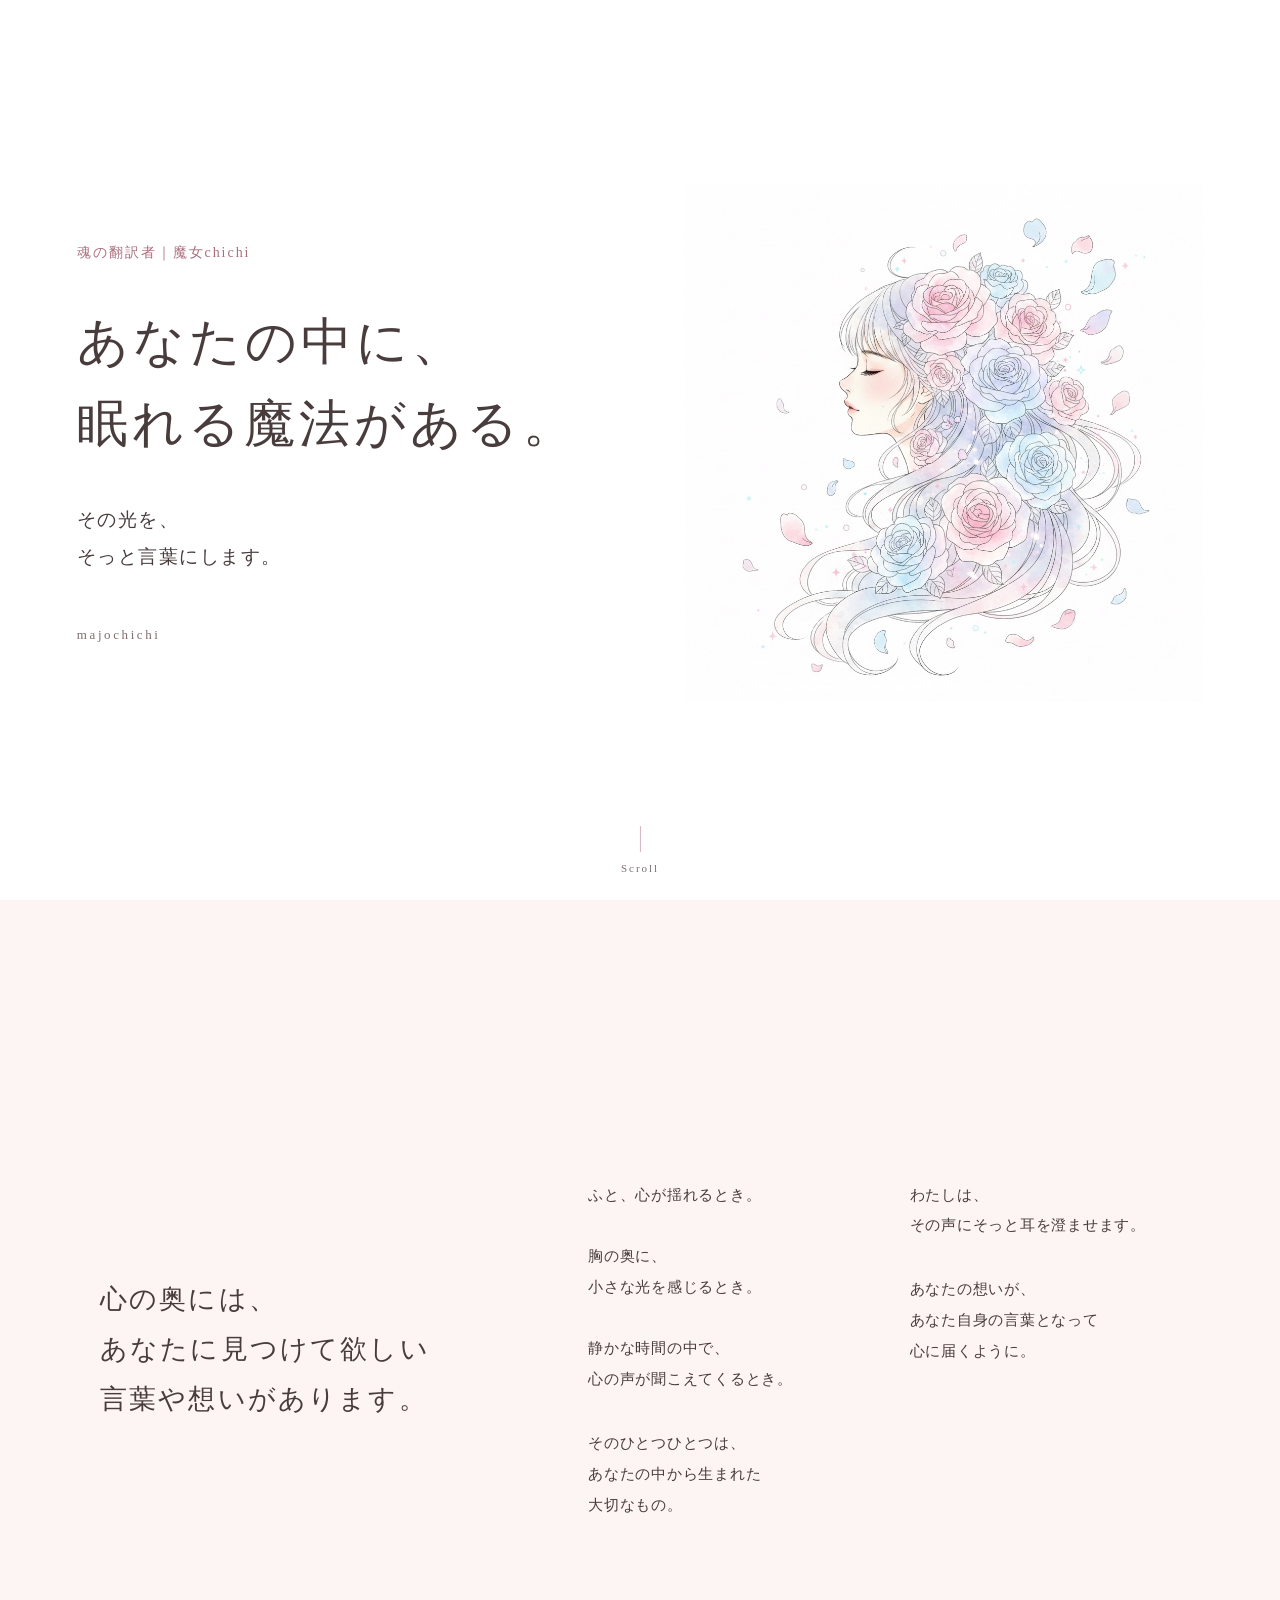
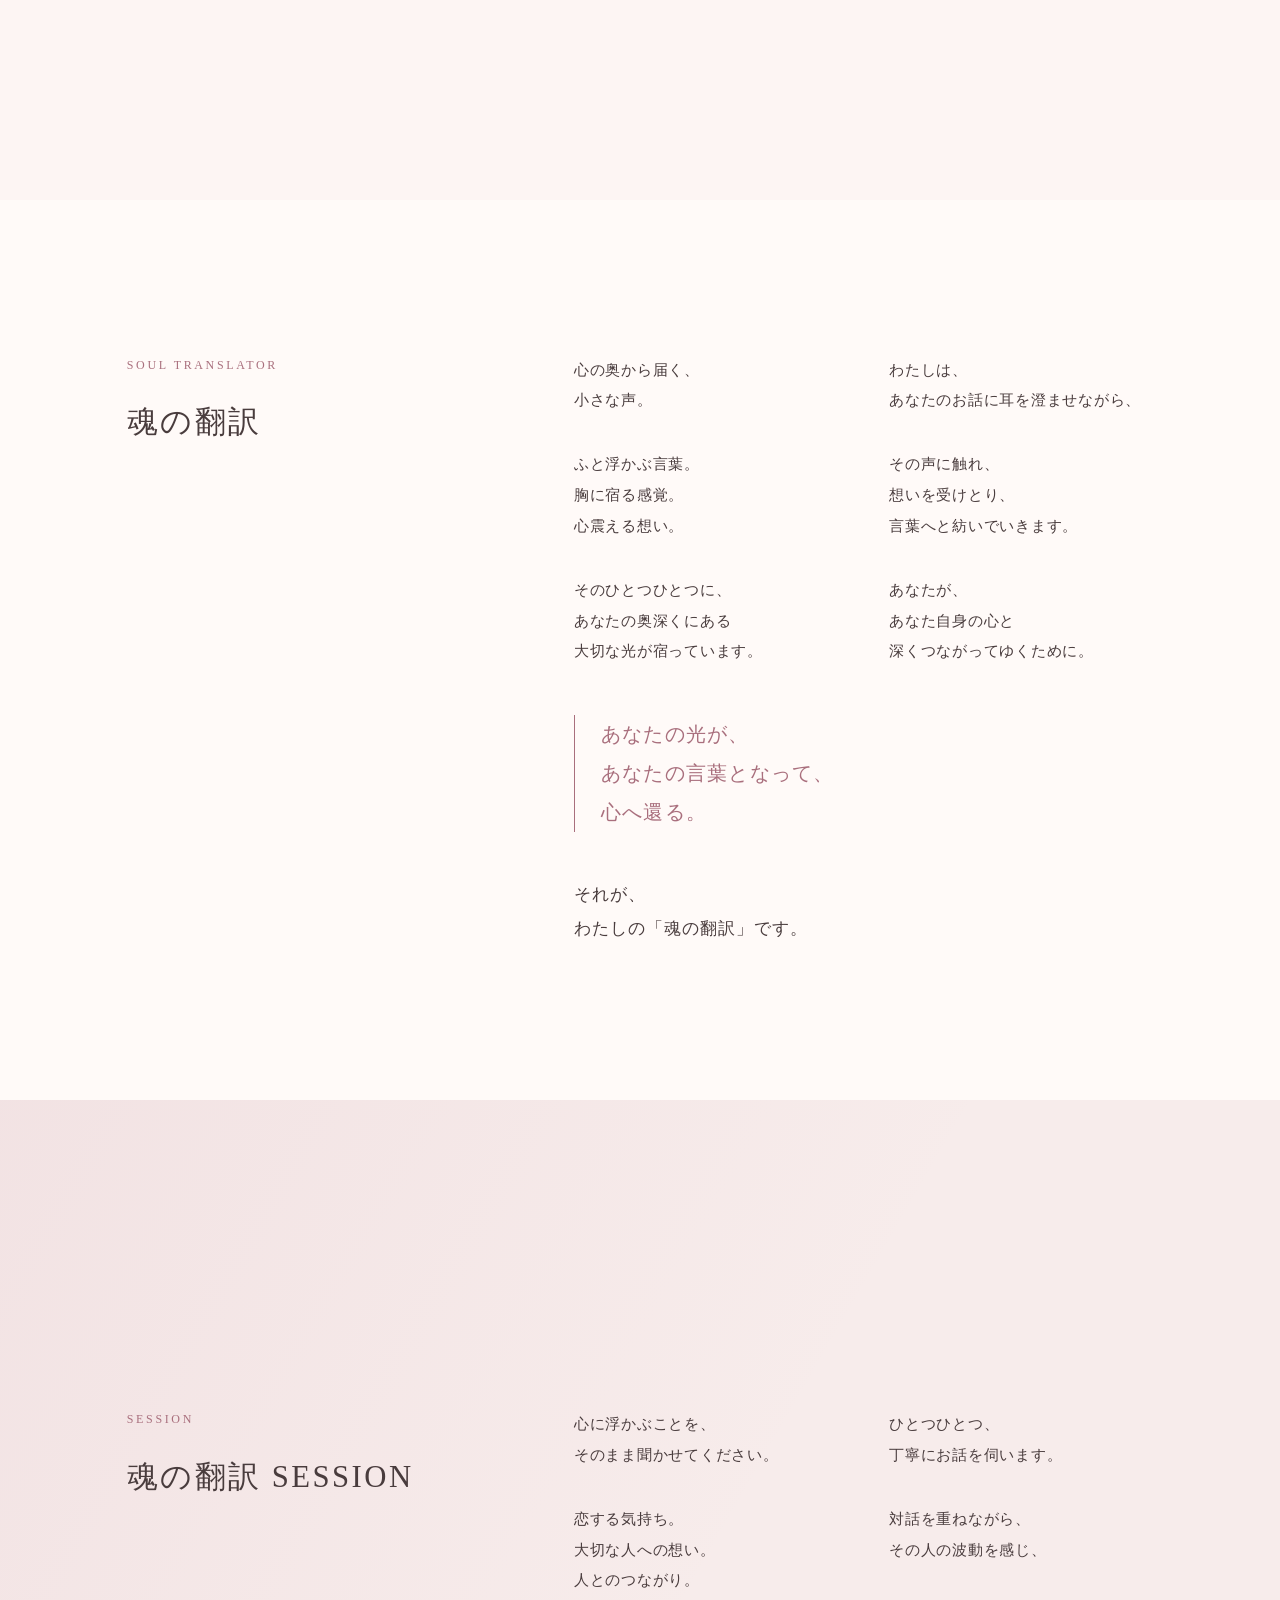
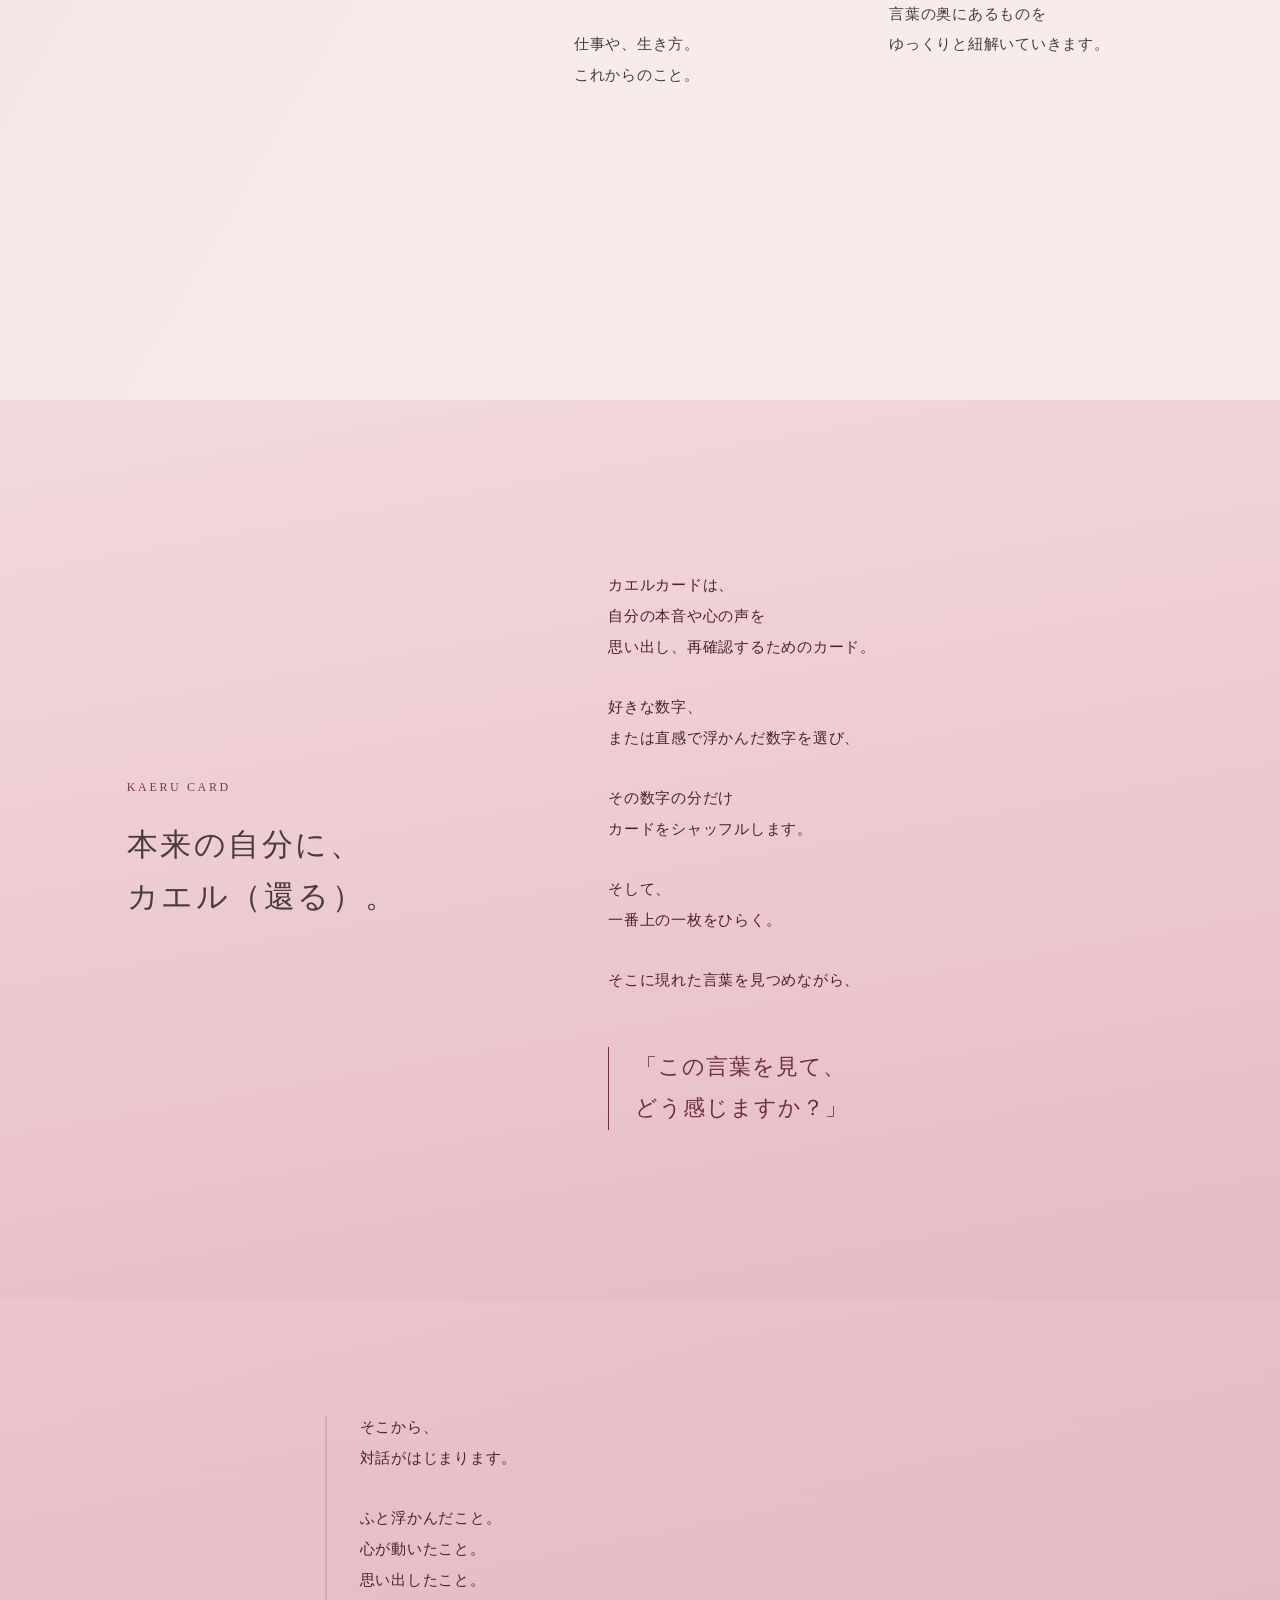
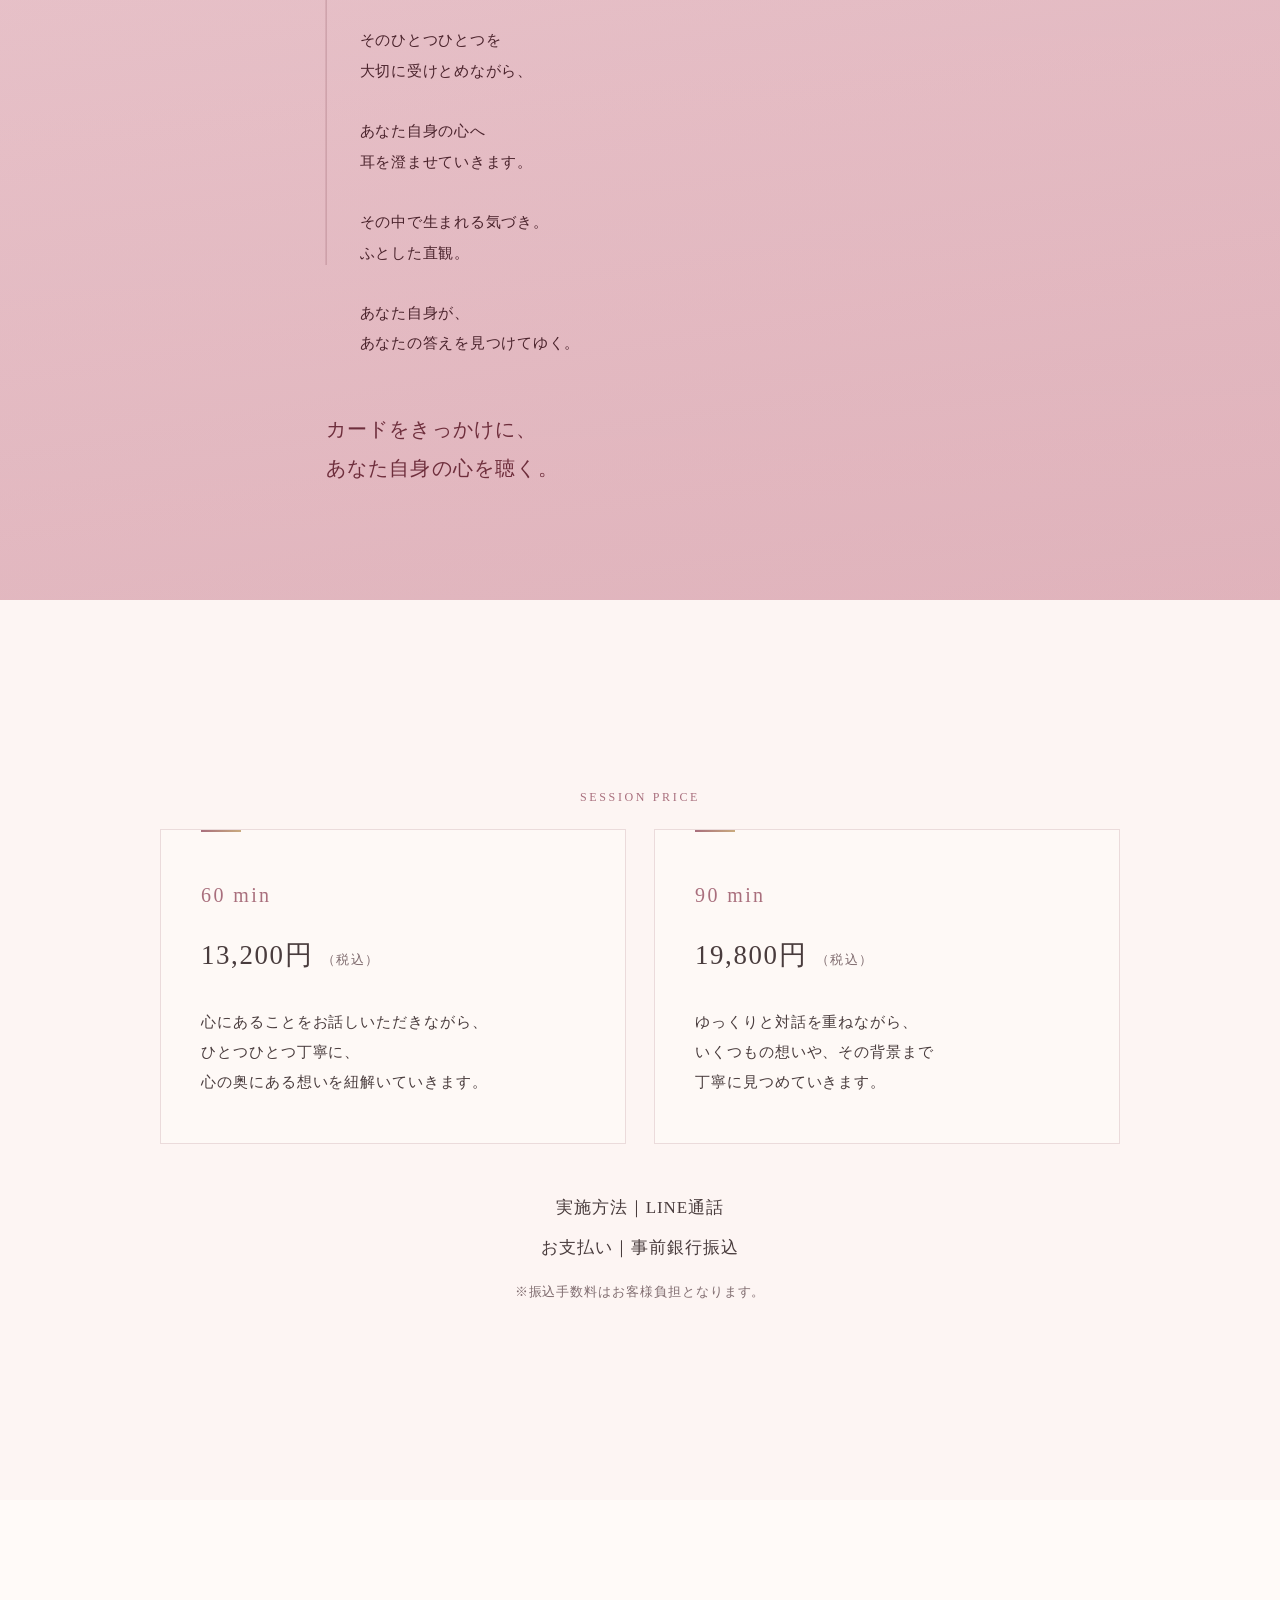
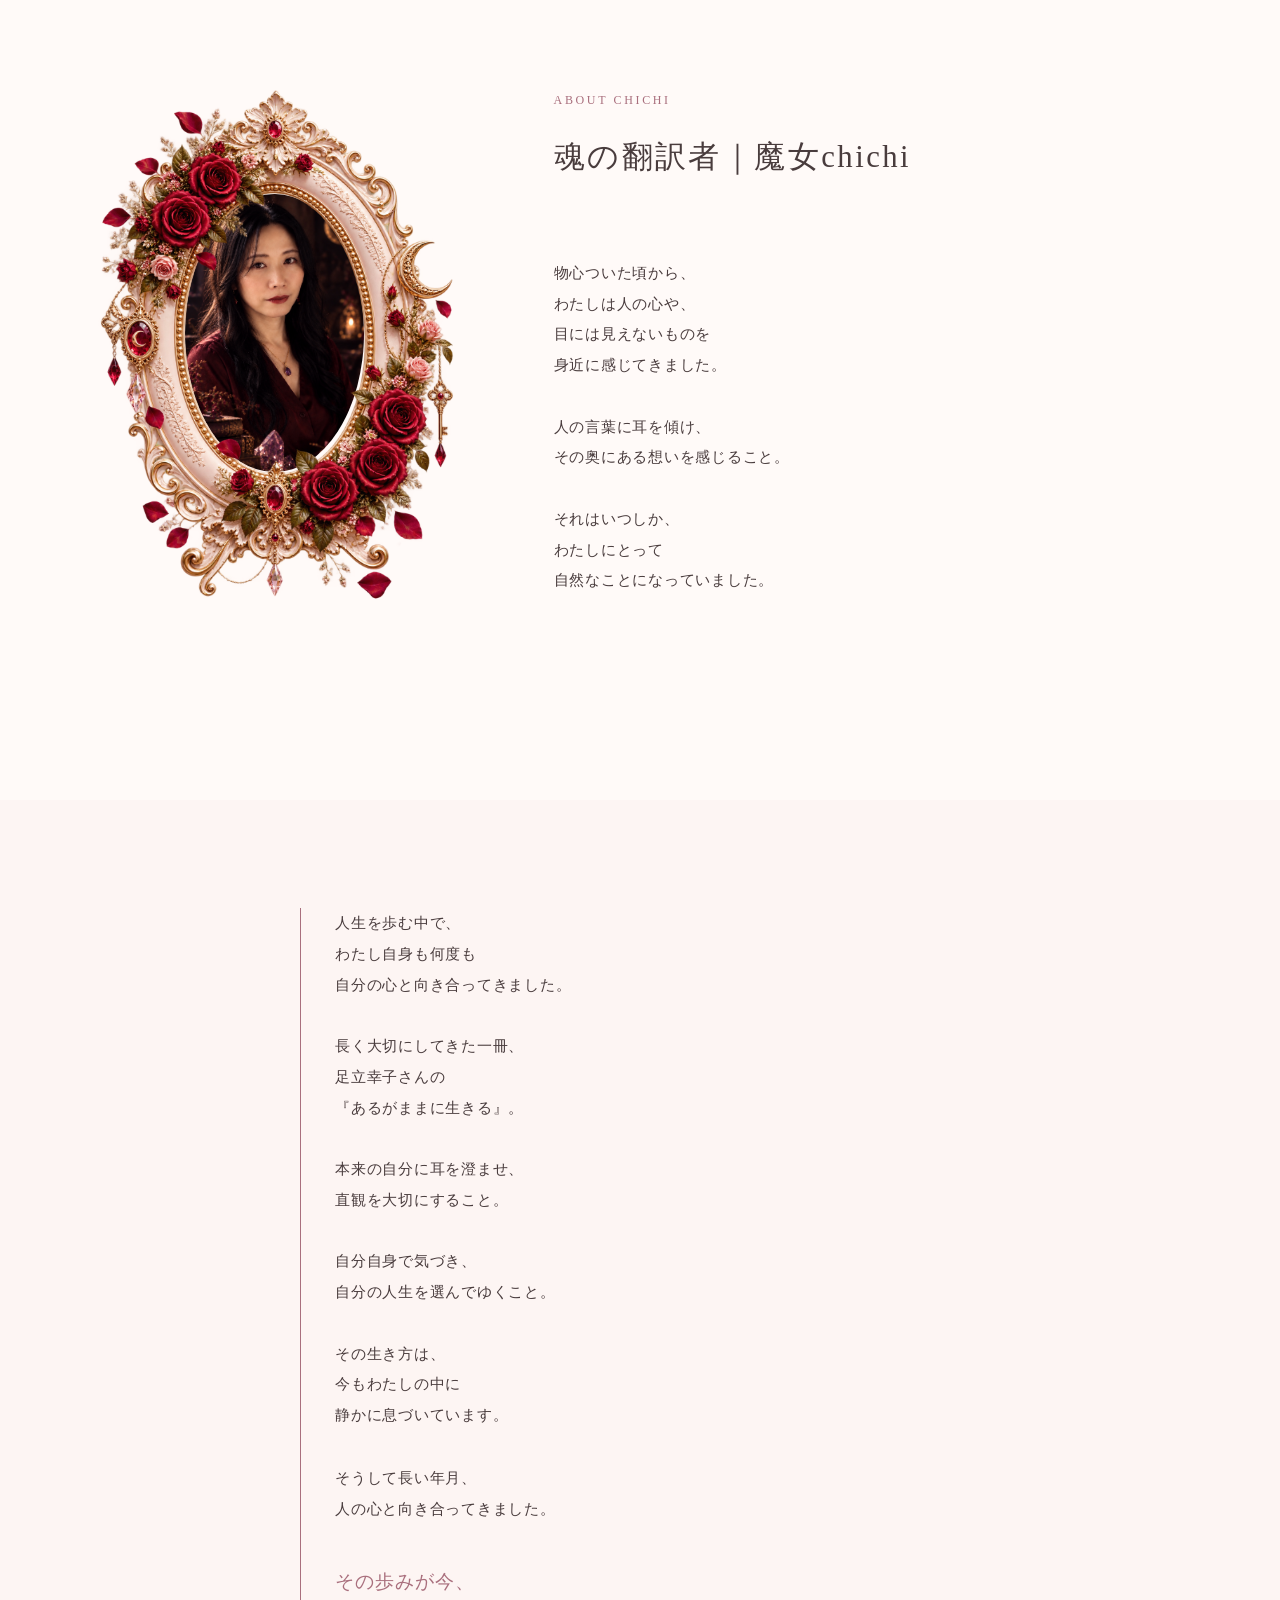
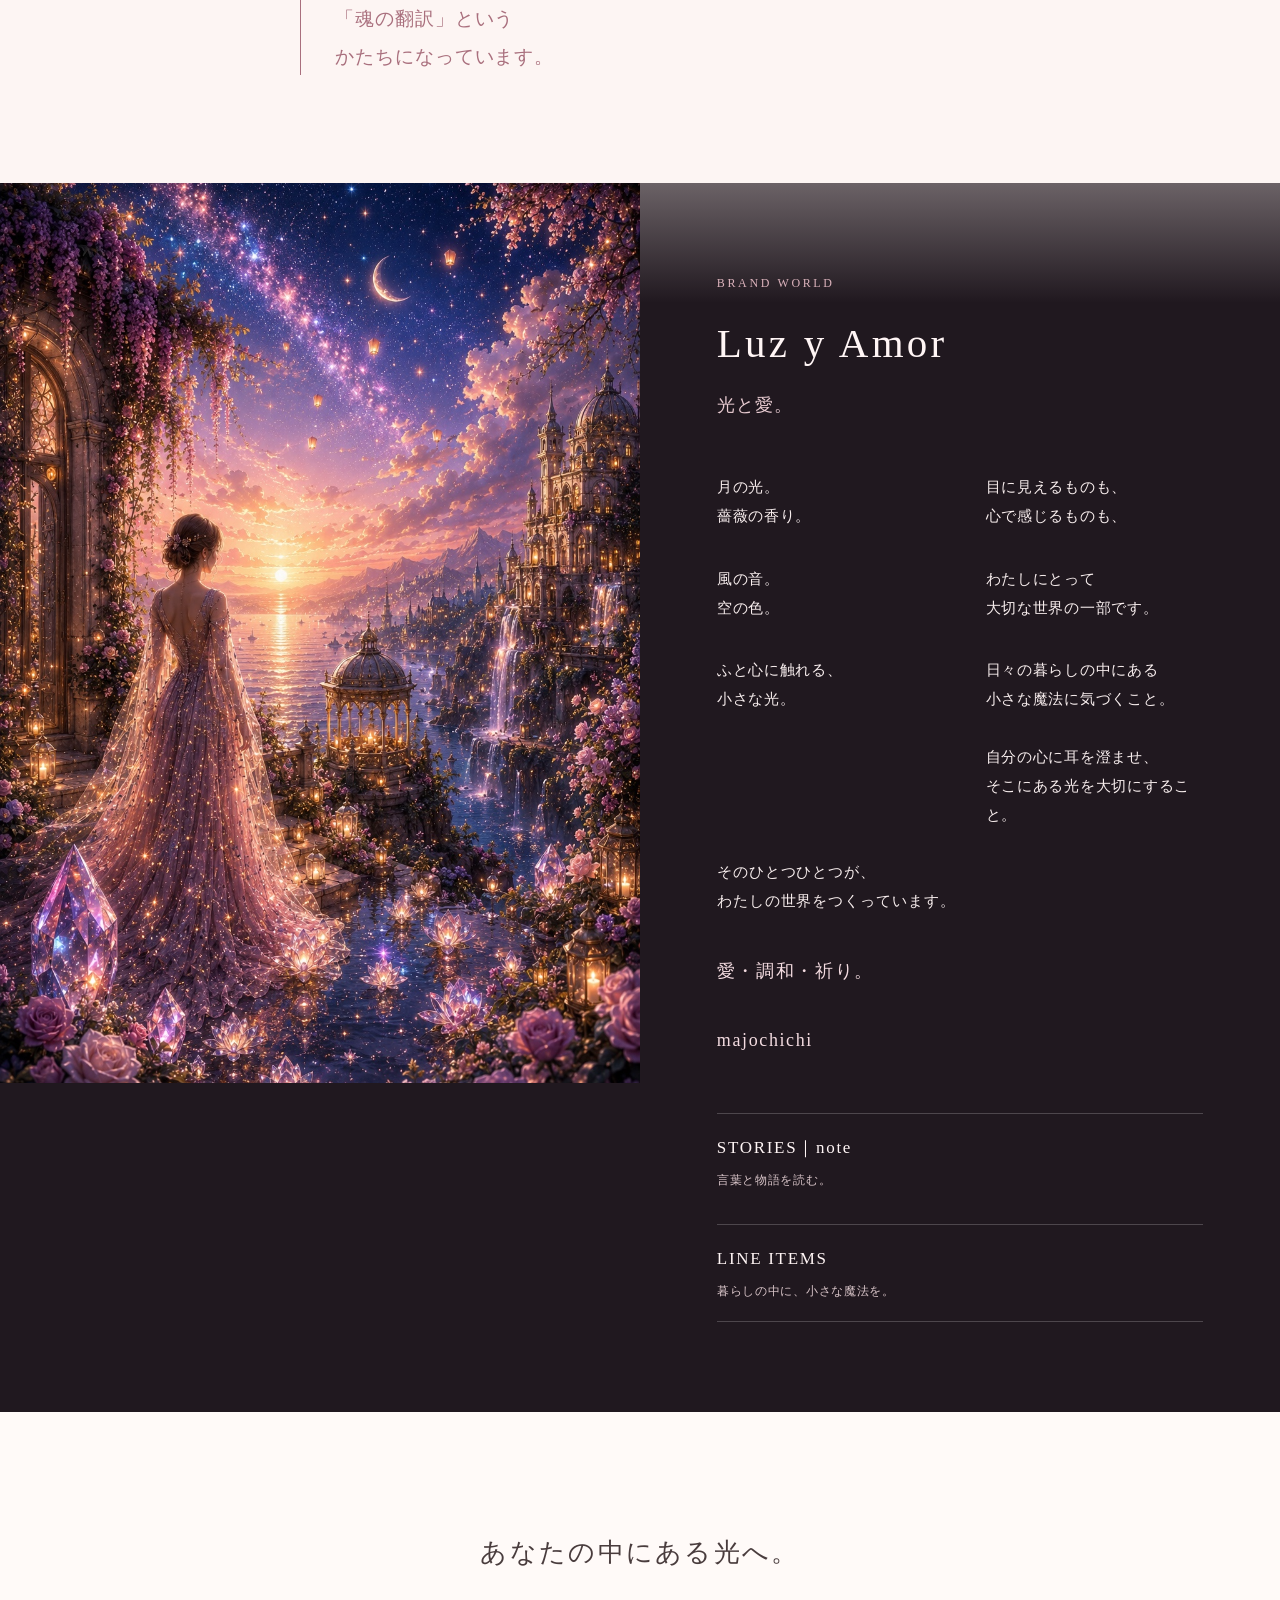
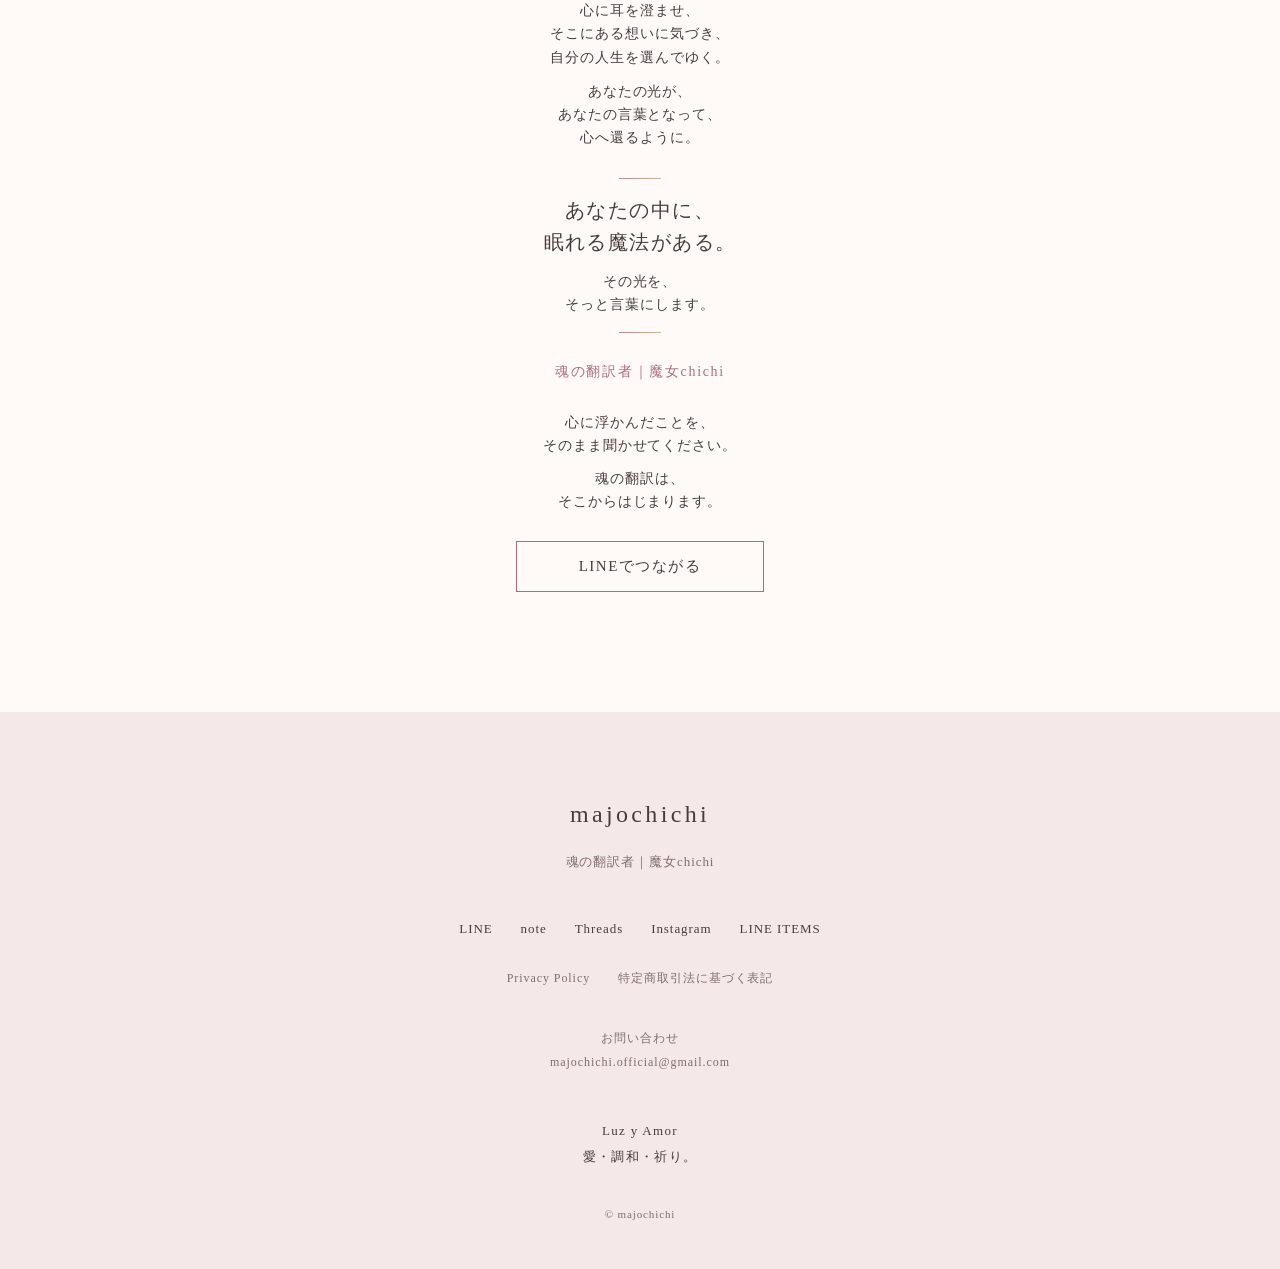
<file: index (12).html>
<!DOCTYPE html>
<html lang="ja">
<head>
  <meta charset="UTF-8">
  <meta name="viewport" content="width=device-width, initial-scale=1.0">

  <link rel="stylesheet" href="style.css">
  <link rel="stylesheet" href="kaeru-fix.css">

  <title>魂の翻訳者｜魔女chichi｜majochichi</title>

  <meta
    name="description"
    content="あなたの中に、眠れる魔法がある。その光を、そっと言葉にします。魂の翻訳者｜魔女chichi"
  >
  <style>
    .keep-phrase { white-space: nowrap; }
    @media (max-width: 640px) {
      .keep-phrase { white-space: normal; }
    }
  </style>
</head>

<body>

  <main>

    <!-- FIRST VIEW -->
    <section id="first-view">

      <div class="first-view-inner">

        <div class="first-view-copy">

          <p class="first-view-role">
            魂の翻訳者｜魔女chichi
          </p>

          <h1>
            あなたの中に、<br>
            <span class="keep-line">眠れる魔法がある。</span>
          </h1>

          <p class="first-view-message">
            その光を、<br>
            そっと言葉にします。
          </p>

          <p class="first-view-signature">
            majochichi
          </p>

        </div>


        <div class="first-view-visual">

          <img
            src="assets/first-view.jpg"
            alt="薔薇と光に包まれ、静かに目を閉じる女性のイラスト"
          >

        </div>

      </div>

      <p class="first-view-scroll">
        <span class="scroll-line" aria-hidden="true"></span>
        Scroll
      </p>

    </section>


    <!-- MESSAGE -->
    <section id="message" class="message-section">

      <div class="petals" aria-hidden="true">
        <span class="light light--a" style="left:7%; top:66%; --w:5px; --h:5px; animation-duration:11s; animation-delay:0s; --drift-1:14px; --drift-2:-10px; --peak-opacity:0.35;"></span>
        <span class="light light--b" style="left:92%; top:60%; --w:6px; --h:6px; animation-duration:14s; animation-delay:5s; --drift-1:-16px; --drift-2:12px; --peak-opacity:0.4;"></span>
        <span class="light light--c" style="left:10%; top:73%; --w:4px; --h:4px; animation-duration:9.5s; animation-delay:8s; --drift-1:12px; --drift-2:-14px; --peak-opacity:0.3;"></span>
      </div>

      <div class="message-inner">

        <p class="message-lead">
          心の奥には、<br>
          あなたに見つけて欲しい<br>
          言葉や想いがあります。
        </p>

        <div class="content-columns">

          <div class="content-col">

            <p>
              ふと、心が揺れるとき。<br><br>
              胸の奥に、<br>
              小さな光を感じるとき。<br><br>
              静かな時間の中で、<br>
              心の声が聞こえてくるとき。
            </p>

            <p>
              そのひとつひとつは、<br>
              あなたの中から生まれた<br>
              大切なもの。
            </p>

          </div>

          <div class="content-col">

            <p>
              わたしは、<br>
              その声にそっと耳を澄ませます。
            </p>

            <p>
              あなたの想いが、<br>
              あなた自身の言葉となって<br>
              心に届くように。
            </p>

          </div>

        </div>

      </div>

    </section>


    <!-- SOUL TRANSLATOR -->
    <section
      id="soul-translator"
      class="soul-translator-section"
    >

      <div class="petals" aria-hidden="true">
        <span class="light light--b" style="left:6%; top:58%; --w:5px; --h:5px; animation-duration:12.5s; animation-delay:1s; --drift-1:13px; --drift-2:-11px; --peak-opacity:0.4;"></span>
        <span class="light light--c" style="left:94%; top:64%; --w:6px; --h:6px; animation-duration:15.5s; animation-delay:6s; --drift-1:-15px; --drift-2:10px; --peak-opacity:0.35;"></span>
        <span class="light light--a" style="left:50%; top:86%; --w:4px; --h:4px; animation-duration:10s; animation-delay:9s; --drift-1:10px; --drift-2:-13px; --peak-opacity:0.3;"></span>
      </div>

      <div class="section-split">

        <div class="section-meta">

          <p class="section-label">
            SOUL TRANSLATOR
          </p>

          <h2 class="section-title">
            魂の翻訳
          </h2>

        </div>

        <div class="section-content">

          <div class="content-columns">

            <div class="content-col">

              <p>
                心の奥から届く、<br>
                小さな声。
              </p>

              <p>
                ふと浮かぶ言葉。<br>
                胸に宿る感覚。<br>
                心震える想い。
              </p>

              <p>
                そのひとつひとつに、<br>
                あなたの奥深くにある<br>
                大切な光が宿っています。
              </p>

            </div>

            <div class="content-col">

              <p>
                わたしは、<br>
                <span class="keep-phrase">あなたのお話に耳を澄ませながら、</span>
              </p>

              <p>
                その声に触れ、<br>
                想いを受けとり、<br>
                言葉へと紡いでいきます。
              </p>

              <p>
                あなたが、<br>
                あなた自身の心と<br>
                深くつながってゆくために。
              </p>

            </div>

          </div>

          <p class="pull-quote soul-translator-key">
            あなたの光が、<br>
            あなたの言葉となって、<br>
            心へ還る。
          </p>

          <p class="soul-translator-ending">
            それが、<br>
            わたしの「魂の翻訳」です。
          </p>

        </div>

      </div>

    </section>


    <!-- SESSION -->
    <section id="session" class="session-section">

      <div class="section-split">

        <div class="section-meta">

          <p class="section-label">
            SESSION
          </p>

          <h2 class="section-title">
            魂の翻訳 SESSION
          </h2>

        </div>

        <div class="section-content">

          <div class="content-columns">

            <div class="content-col">

              <p>
                心に浮かぶことを、<br>
                そのまま聞かせてください。
              </p>

              <p>
                恋する気持ち。<br>
                大切な人への想い。<br>
                人とのつながり。
              </p>

              <p>
                仕事や、生き方。<br>
                これからのこと。
              </p>

            </div>

            <div class="content-col">

              <p>
                ひとつひとつ、<br>
                丁寧にお話を伺います。
              </p>

              <p>
                対話を重ねながら、<br>
                その人の波動を感じ、
              </p>

              <p>
                言葉の奥にあるものを<br>
                ゆっくりと紐解いていきます。
              </p>

            </div>

          </div>

        </div>

      </div>

    </section>


    <!-- KAERU CARD -->
    <section id="kaeru-card" class="kaeru-card-section kaeru-card-two-screen">

      <!-- SCREEN 1 -->
      <div class="kaeru-screen kaeru-screen-intro">
        <div class="kaeru-screen-inner">

          <div class="kaeru-screen-meta">
            <p class="section-label">KAERU CARD</p>

            <h2 class="section-title">
              本来の自分に、<br>
              カエル（還る）。
            </h2>
          </div>

          <div class="kaeru-screen-content">
            <div class="kaeru-reading-block">
              <p>
                カエルカードは、<br>
                自分の本音や心の声を<br>
                思い出し、再確認するためのカード。
              </p>

              <p>
                好きな数字、<br>
                または直感で浮かんだ数字を選び、
              </p>

              <p>
                その数字の分だけ<br>
                カードをシャッフルします。
              </p>

              <p>
                そして、<br>
                一番上の一枚をひらく。
              </p>

              <p>
                そこに現れた言葉を見つめながら、
              </p>
            </div>

            <p class="pull-quote kaeru-question">
              「この言葉を見て、<br>
              どう感じますか？」
            </p>
          </div>

        </div>
      </div>

      <!-- SCREEN 2 -->
      <div class="kaeru-screen kaeru-screen-dialogue">
        <div class="kaeru-dialogue-inner">

          <div class="kaeru-reading-block">
            <p>
              そこから、<br>
              対話がはじまります。
            </p>

            <p>
              ふと浮かんだこと。<br>
              心が動いたこと。<br>
              思い出したこと。
            </p>

            <p>
              そのひとつひとつを<br>
              大切に受けとめながら、
            </p>

            <p>
              あなた自身の心へ<br>
              耳を澄ませていきます。
            </p>

            <p>
              その中で生まれる気づき。<br>
              ふとした直観。
            </p>

            <p>
              あなた自身が、<br>
              あなたの答えを見つけてゆく。
            </p>
          </div>

          <p class="kaeru-ending">
            カードをきっかけに、<br>
            あなた自身の心を聴く。
          </p>

        </div>
      </div>

    </section>


    <!-- SESSION PRICE -->
    <section
      id="session-price"
      class="session-price-section"
    >

      <div class="session-price-inner">

        <p class="section-label">
          SESSION PRICE
        </p>

        <div class="session-price-grid">

          <div class="price-card">

            <h3>
              60 min
            </h3>

            <p class="price">
              13,200円
              <span>（税込）</span>
            </p>

            <p>
              心にあることをお話しいただきながら、<br>
              ひとつひとつ丁寧に、<br>
              心の奥にある想いを紐解いていきます。
            </p>

          </div>


          <div class="price-card">

            <h3>
              90 min
            </h3>

            <p class="price">
              19,800円
              <span>（税込）</span>
            </p>

            <p>
              ゆっくりと対話を重ねながら、<br>
              いくつもの想いや、その背景まで<br>
              丁寧に見つめていきます。
            </p>

          </div>

        </div>


        <div class="session-info">

          <p>
            実施方法｜LINE通話
          </p>

          <p>
            お支払い｜事前銀行振込
          </p>

          <p class="session-note">
            ※振込手数料はお客様負担となります。
          </p>

        </div>

      </div>

    </section>


    <!-- ABOUT CHICHI -->
    <section
      id="about-chichi"
      class="about-chichi-section"
    >

      <div class="about-chichi-screen about-chichi-screen-portrait">

        <div class="about-chichi-inner">

          <div class="about-chichi-meta">

            <p class="section-label">
              ABOUT CHICHI
            </p>

            <h2 class="section-title">
              魂の翻訳者｜魔女chichi
            </h2>

          </div>


          <div class="about-chichi-visual">

            <div class="about-chichi-portrait">
              <img
                src="assets/about-chichi.png"
                alt="魂の翻訳者｜魔女chichi"
              >
            </div>

            <img
              class="about-chichi-frame"
              src="assets/about-frame.png"
              alt=""
              aria-hidden="true"
            >

          </div>


          <div class="about-chichi-body about-chichi-intro">

            <p>
              物心ついた頃から、<br>
              わたしは人の心や、<br>
              目には見えないものを<br>
              身近に感じてきました。<br><br>
              人の言葉に耳を傾け、<br>
              その奥にある想いを感じること。<br><br>
              それはいつしか、<br>
              わたしにとって<br>
              自然なことになっていました。
            </p>

          </div>

        </div>

      </div>


      <div class="about-chichi-screen about-chichi-screen-philosophy">

        <div class="petals" aria-hidden="true">
          <span class="petal petal--a" style="left:16%; top:-6%; --w:13px; --h:17px; animation-duration:14s; animation-delay:0s; --drift-1:28px; --drift-2:-18px; --drift-3:22px; --rot-1:25deg; --rot-2:-15deg; --rot-3:40deg; --peak-opacity:0.5;"><span class="petal-shape"></span></span>
          <span class="petal petal--b" style="left:78%; top:-9%; --w:19px; --h:24px; animation-duration:21s; animation-delay:6s; --drift-1:-32px; --drift-2:26px; --drift-3:-28px; --rot-1:-30deg; --rot-2:18deg; --rot-3:-50deg; --peak-opacity:0.45;"><span class="petal-shape"></span></span>
          <span class="petal petal--c" style="left:48%; top:-7%; --w:16px; --h:20px; animation-duration:18s; animation-delay:10s; --drift-1:24px; --drift-2:-20px; --drift-3:26px; --rot-1:20deg; --rot-2:-35deg; --rot-3:55deg; --peak-opacity:0.55;"><span class="petal-shape"></span></span>
          <span class="petal petal--a" style="left:30%; top:-10%; --w:25px; --h:31px; animation-duration:24s; animation-delay:3s; --drift-1:-40px; --drift-2:30px; --drift-3:-35px; --rot-1:-25deg; --rot-2:20deg; --rot-3:-60deg; --peak-opacity:0.4;"><span class="petal-shape"></span></span>
        </div>

        <div class="about-chichi-philosophy-inner">

          <div class="about-chichi-body about-chichi-philosophy">

            <p>
              人生を歩む中で、<br>
              わたし自身も何度も<br>
              自分の心と向き合ってきました。<br><br>
              長く大切にしてきた一冊、<br>
              足立幸子さんの<br>
              『あるがままに生きる』。<br><br>
              本来の自分に耳を澄ませ、<br>
              直観を大切にすること。<br><br>
              自分自身で気づき、<br>
              自分の人生を選んでゆくこと。<br><br>
              その生き方は、<br>
              今もわたしの中に<br>
              静かに息づいています。
            </p>

            <p>
              そうして長い年月、<br>
              人の心と向き合ってきました。
            </p>

          </div>

          <p class="about-chichi-ending">
            その歩みが今、<br>
            「魂の翻訳」という<br>
            かたちになっています。
          </p>

        </div>

      </div>

    </section>


    <!-- BRAND WORLD -->
    <section
      id="brand-world"
      class="brand-world-section"
    >

      <div class="brand-world-inner">

        <div class="brand-world-visual">

          <img
            src="assets/brand-world.jpg"
            alt="月と薔薇と光に包まれたmajochichiの世界"
          >

        </div>


        <div class="brand-world-copy">

          <p class="section-label">
            BRAND WORLD
          </p>

          <h2 class="brand-world-title">
            Luz y Amor
          </h2>

          <p class="brand-world-lead">
            光と愛。
          </p>

          <div class="content-columns brand-world-columns">

            <div class="content-col">

              <p>
                月の光。<br>
                薔薇の香り。
              </p>

              <p>
                風の音。<br>
                空の色。
              </p>

              <p>
                ふと心に触れる、<br>
                小さな光。
              </p>

            </div>

            <div class="content-col">

              <p>
                目に見えるものも、<br>
                心で感じるものも、
              </p>

              <p>
                わたしにとって<br>
                大切な世界の一部です。
              </p>

              <p>
                日々の暮らしの中にある<br>
                小さな魔法に気づくこと。<br><br>
                自分の心に耳を澄ませ、<br>
                そこにある光を大切にすること。
              </p>

            </div>

          </div>

          <p class="brand-world-body-tail">
            そのひとつひとつが、<br>
            わたしの世界をつくっています。
          </p>

          <p class="brand-world-ending">
            愛・調和・祈り。<br><br>
            majochichi
          </p>


          <div class="brand-world-links">

            
              <a
              href="https://note.com/majochichi"
              target="_blank"
              rel="noopener noreferrer"
            >
              <span>
                STORIES｜note
              </span>

              <small>
                言葉と物語を読む。
              </small>
            </a>


            
              <a
              href="https://line.me/S/shop/sticker/author/6569185"
              target="_blank"
              rel="noopener noreferrer"
            >
              <span>
                LINE ITEMS
              </span>

              <small>
                暮らしの中に、小さな魔法を。
              </small>
            </a>

          </div>

        </div>

      </div>

    </section>


    <!-- FINAL MESSAGE -->
    <section
      id="final-message"
      class="final-message-section"
    >

      <div class="petals" aria-hidden="true">
        <span class="light light--a" style="left:10%; top:70%; --w:6px; --h:6px; animation-duration:10s; animation-delay:0s; --drift-1:15px; --drift-2:-12px; --peak-opacity:0.45;"></span>
        <span class="light light--c" style="left:90%; top:66%; --w:5px; --h:5px; animation-duration:13s; animation-delay:4s; --drift-1:-14px; --drift-2:11px; --peak-opacity:0.4;"></span>
        <span class="light light--b" style="left:18%; top:78%; --w:7px; --h:7px; animation-duration:15.5s; animation-delay:8s; --drift-1:16px; --drift-2:-13px; --peak-opacity:0.5;"></span>
        <span class="light light--a" style="left:82%; top:74%; --w:4px; --h:4px; animation-duration:9s; animation-delay:2s; --drift-1:-11px; --drift-2:14px; --peak-opacity:0.35;"></span>
        <span class="light light--c" style="left:50%; top:84%; --w:9px; --h:9px; animation-duration:16s; animation-delay:11s; --drift-1:12px; --drift-2:-15px; --peak-opacity:0.4;"></span>
      </div>

      <div class="final-message-inner">

        <h2>
          あなたの中にある光へ。
        </h2>

        <div class="final-message-lead">

          <p>
            心に耳を澄ませ、<br>
            そこにある想いに気づき、<br>
            自分の人生を選んでゆく。
          </p>

          <p>
            あなたの光が、<br>
            あなたの言葉となって、<br>
            心へ還るように。
          </p>

        </div>

        <div class="final-message-core">

          <span class="final-message-divider" aria-hidden="true"></span>

          <p class="final-message-key">
            あなたの中に、<br>
            眠れる魔法がある。
          </p>

          <p class="final-message-sub">
            その光を、<br>
            そっと言葉にします。
          </p>

          <span class="final-message-divider" aria-hidden="true"></span>

        </div>

        <p class="final-message-role">
          魂の翻訳者｜魔女chichi
        </p>

        <div class="final-message-invite">

          <p>
            心に浮かんだことを、<br>
            そのまま聞かせてください。
          </p>

          <p>
            魂の翻訳は、<br>
            そこからはじまります。
          </p>

        </div>

        
          <a
          class="line-cta"
          href="https://lin.ee/nP7BxKO"
          target="_blank"
          rel="noopener noreferrer"
        >
          LINEでつながる
        </a>

      </div>

    </section>

  </main>


  <!-- FOOTER -->
  <footer class="site-footer">

    <div class="site-footer-inner">

      <p class="site-footer-brand">
        majochichi
      </p>

      <p class="site-footer-role">
        魂の翻訳者｜魔女chichi
      </p>


      <nav
        class="site-footer-links"
        aria-label="外部リンク"
      >

        
          <a
          href="https://lin.ee/nP7BxKO"
          target="_blank"
          rel="noopener noreferrer"
        >
          LINE
        </a>

        
          <a
          href="https://note.com/majochichi"
          target="_blank"
          rel="noopener noreferrer"
        >
          note
        </a>

        
          <a
          href="https://www.threads.com/@majochichi_official?igshid=NTc4MTIwNjQ2YQ=="
          target="_blank"
          rel="noopener noreferrer"
        >
          Threads
        </a>

        
          <a
          href="https://www.instagram.com/majochichi_official/"
          target="_blank"
          rel="noopener noreferrer"
        >
          Instagram
        </a>

        
          <a
          href="https://line.me/S/shop/sticker/author/6569185"
          target="_blank"
          rel="noopener noreferrer"
        >
          LINE ITEMS
        </a>

      </nav>


      <nav
        class="site-footer-legal"
        aria-label="法務情報"
      >

        <a href="privacy.html">
          Privacy Policy
        </a>

        <a href="tokusho.html">
          特定商取引法に基づく表記
        </a>

      </nav>


      <p class="site-footer-contact">
        お問い合わせ<br>

        <a href="mailto:majochichi.official@gmail.com">
          majochichi.official@gmail.com
        </a>
      </p>


      <p class="site-footer-motto">
        Luz y Amor<br>
        愛・調和・祈り。
      </p>

      <p class="site-footer-copyright">
        © majochichi
      </p>

    </div>

  </footer>

</body>
</html>
</file>
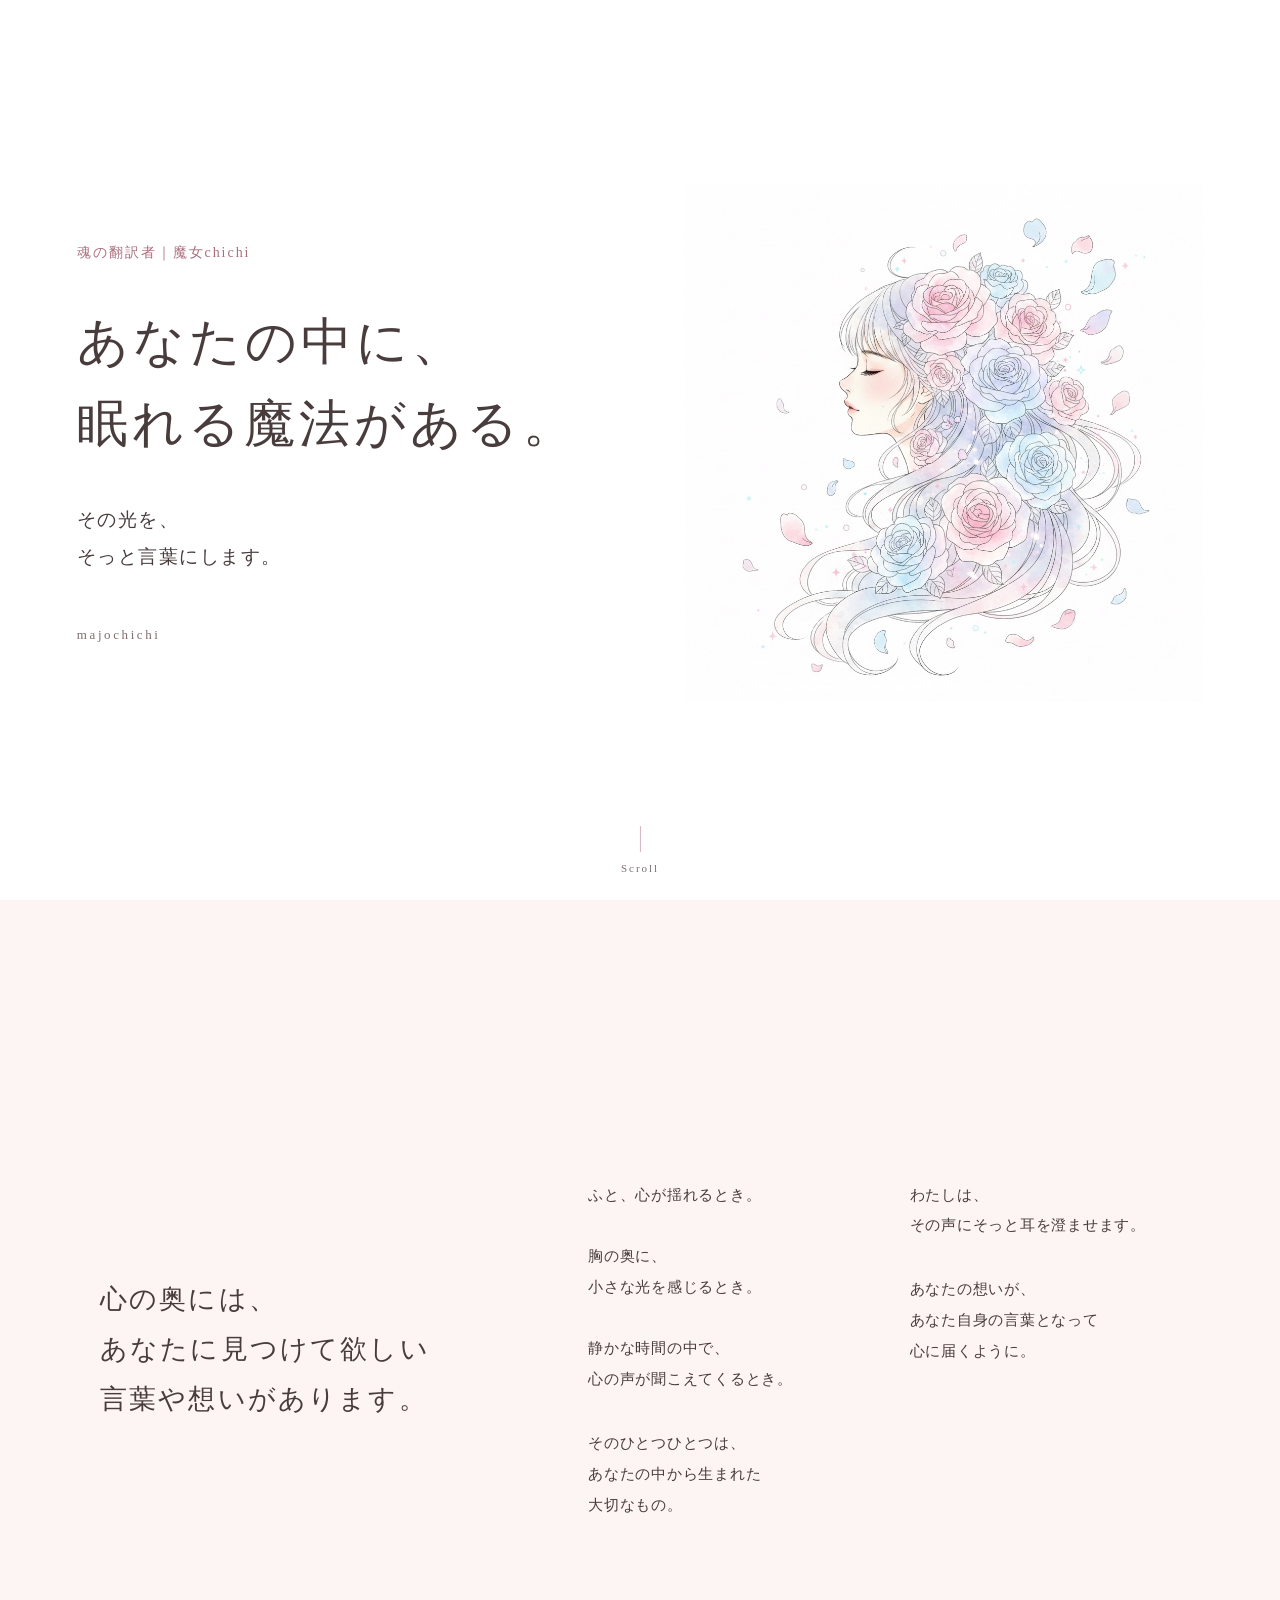
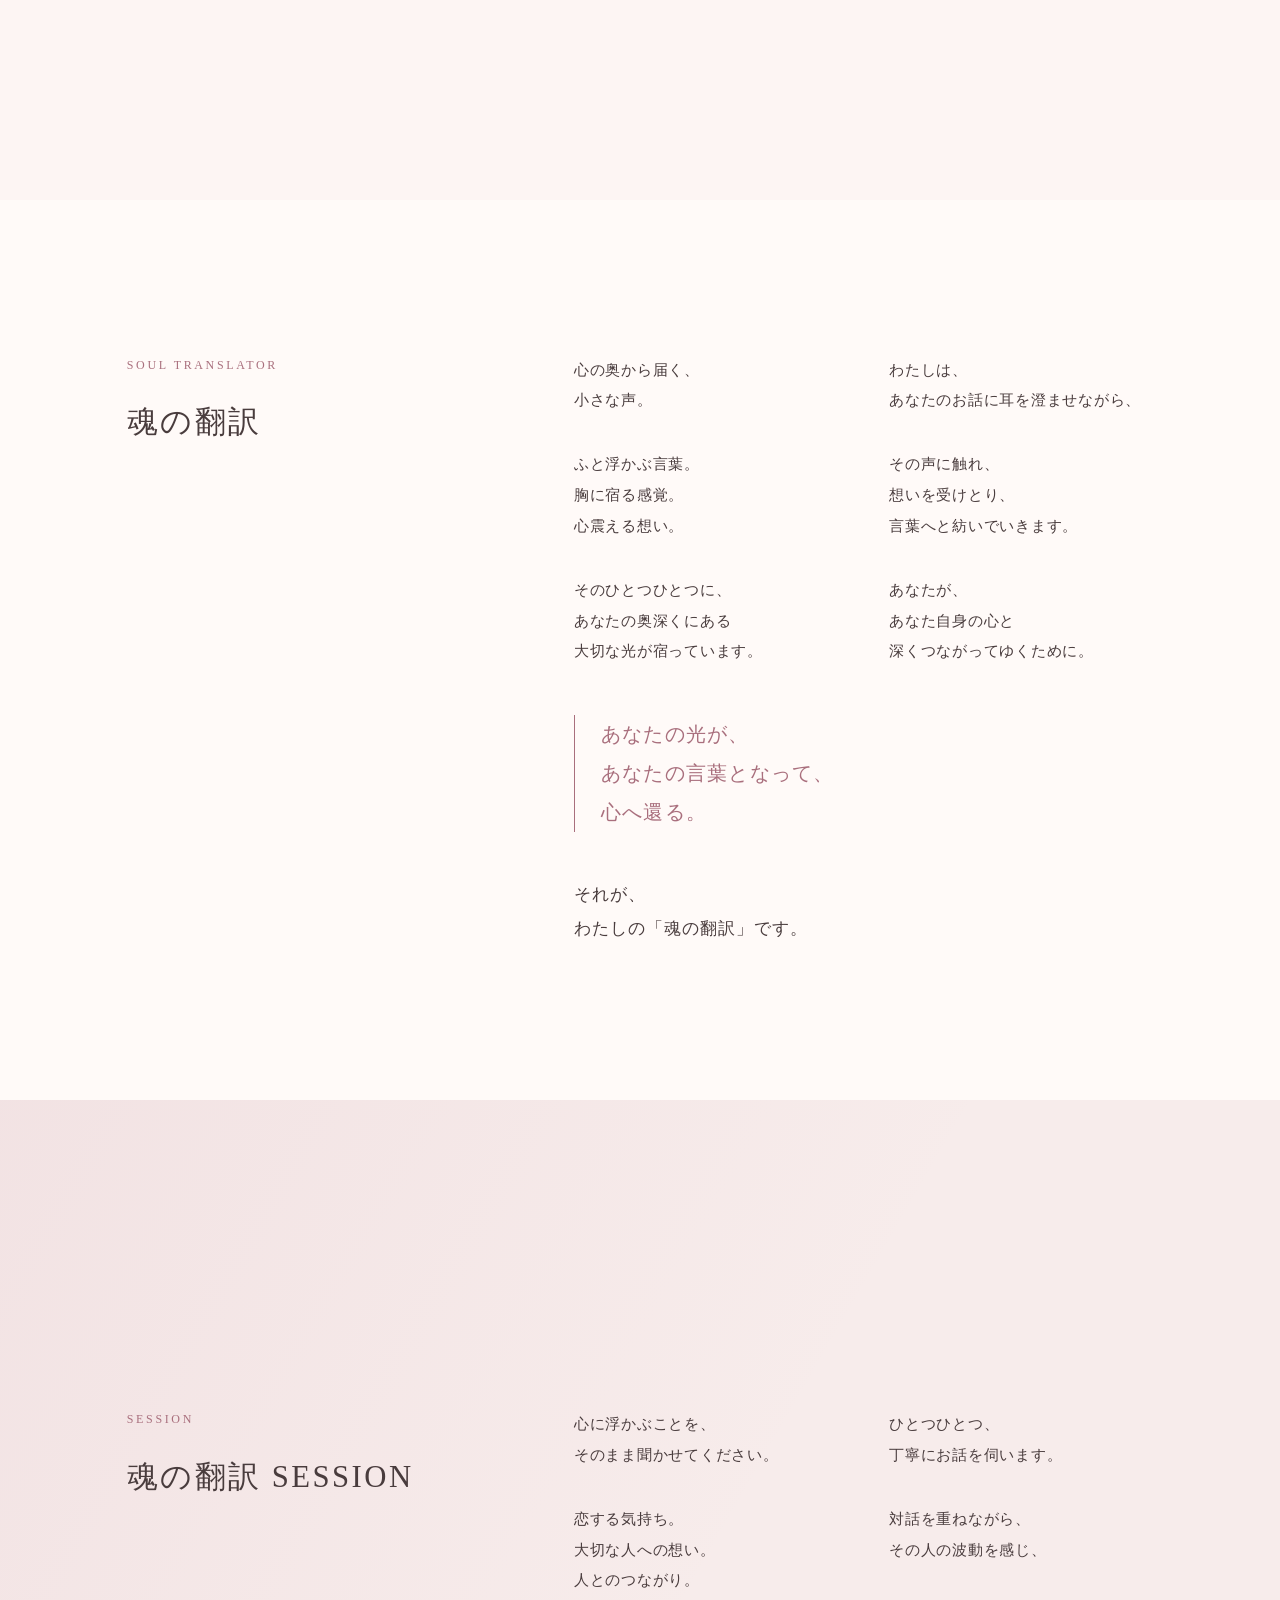
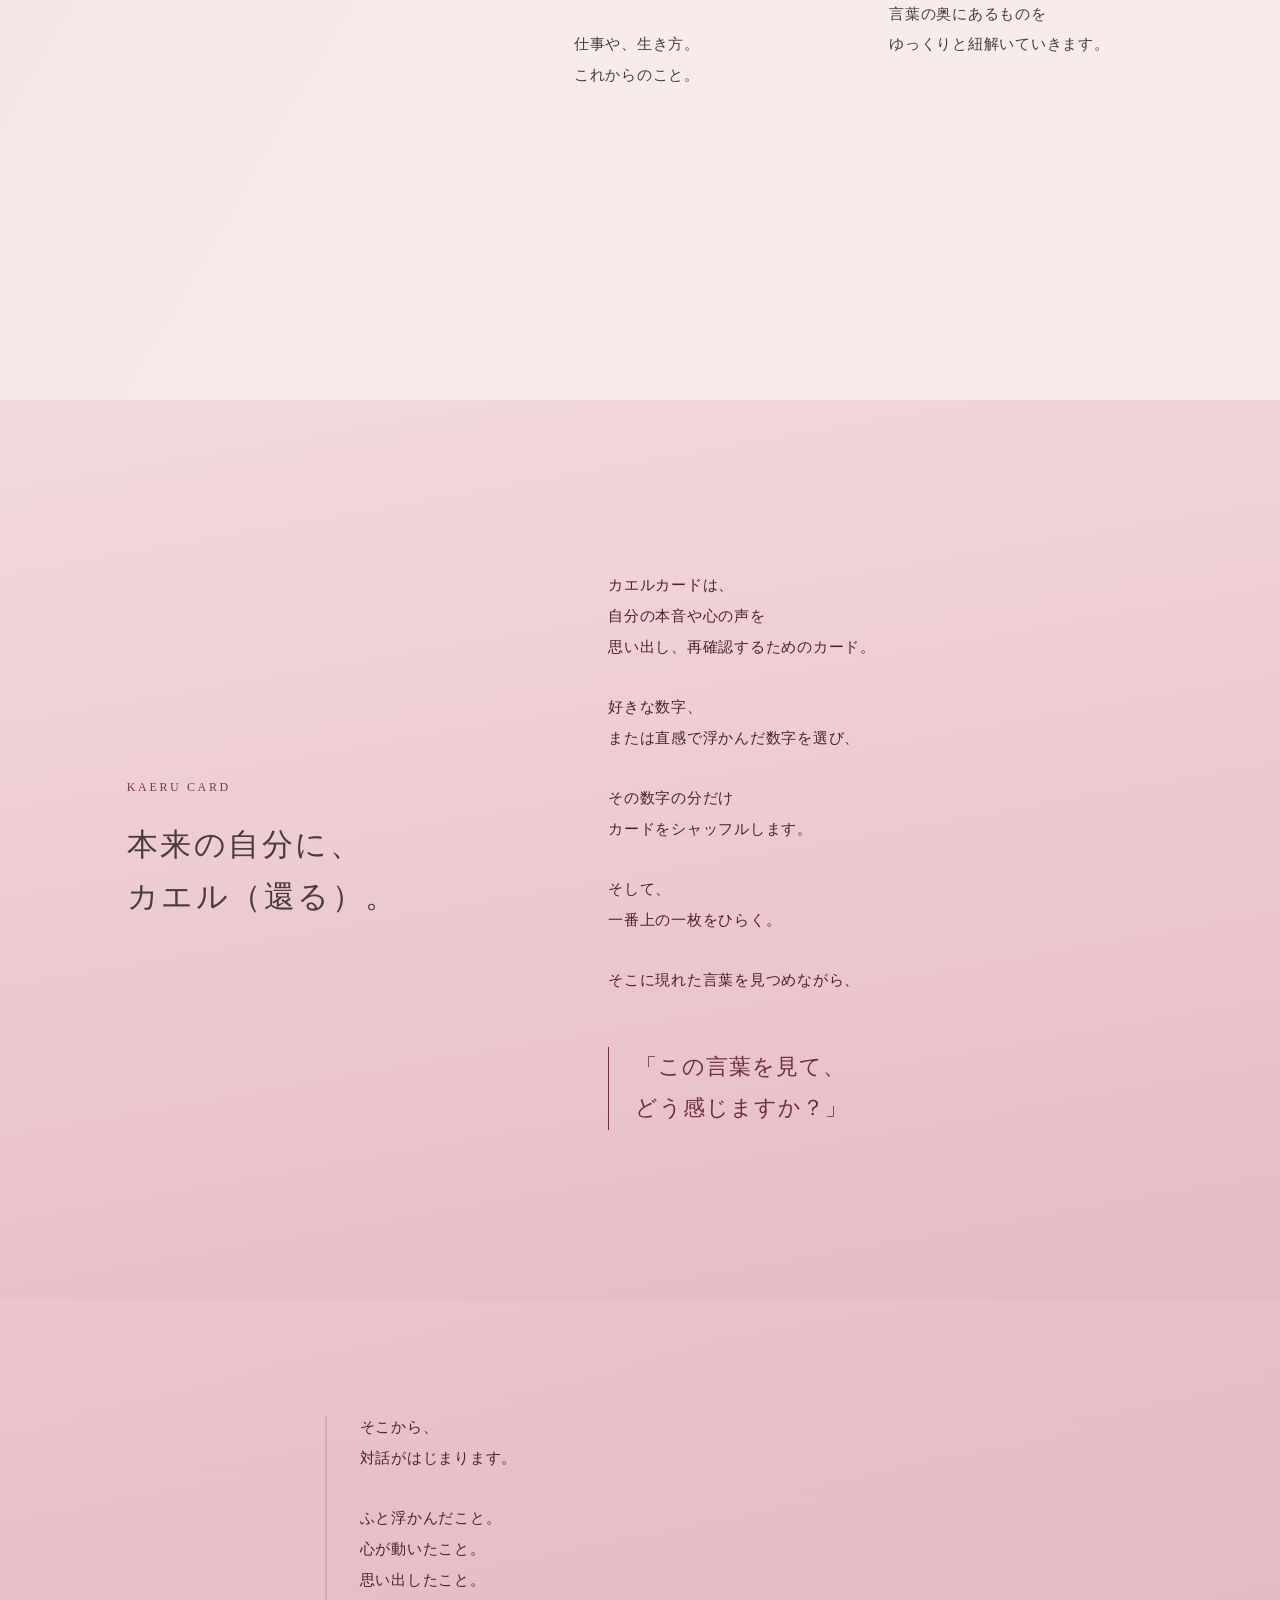
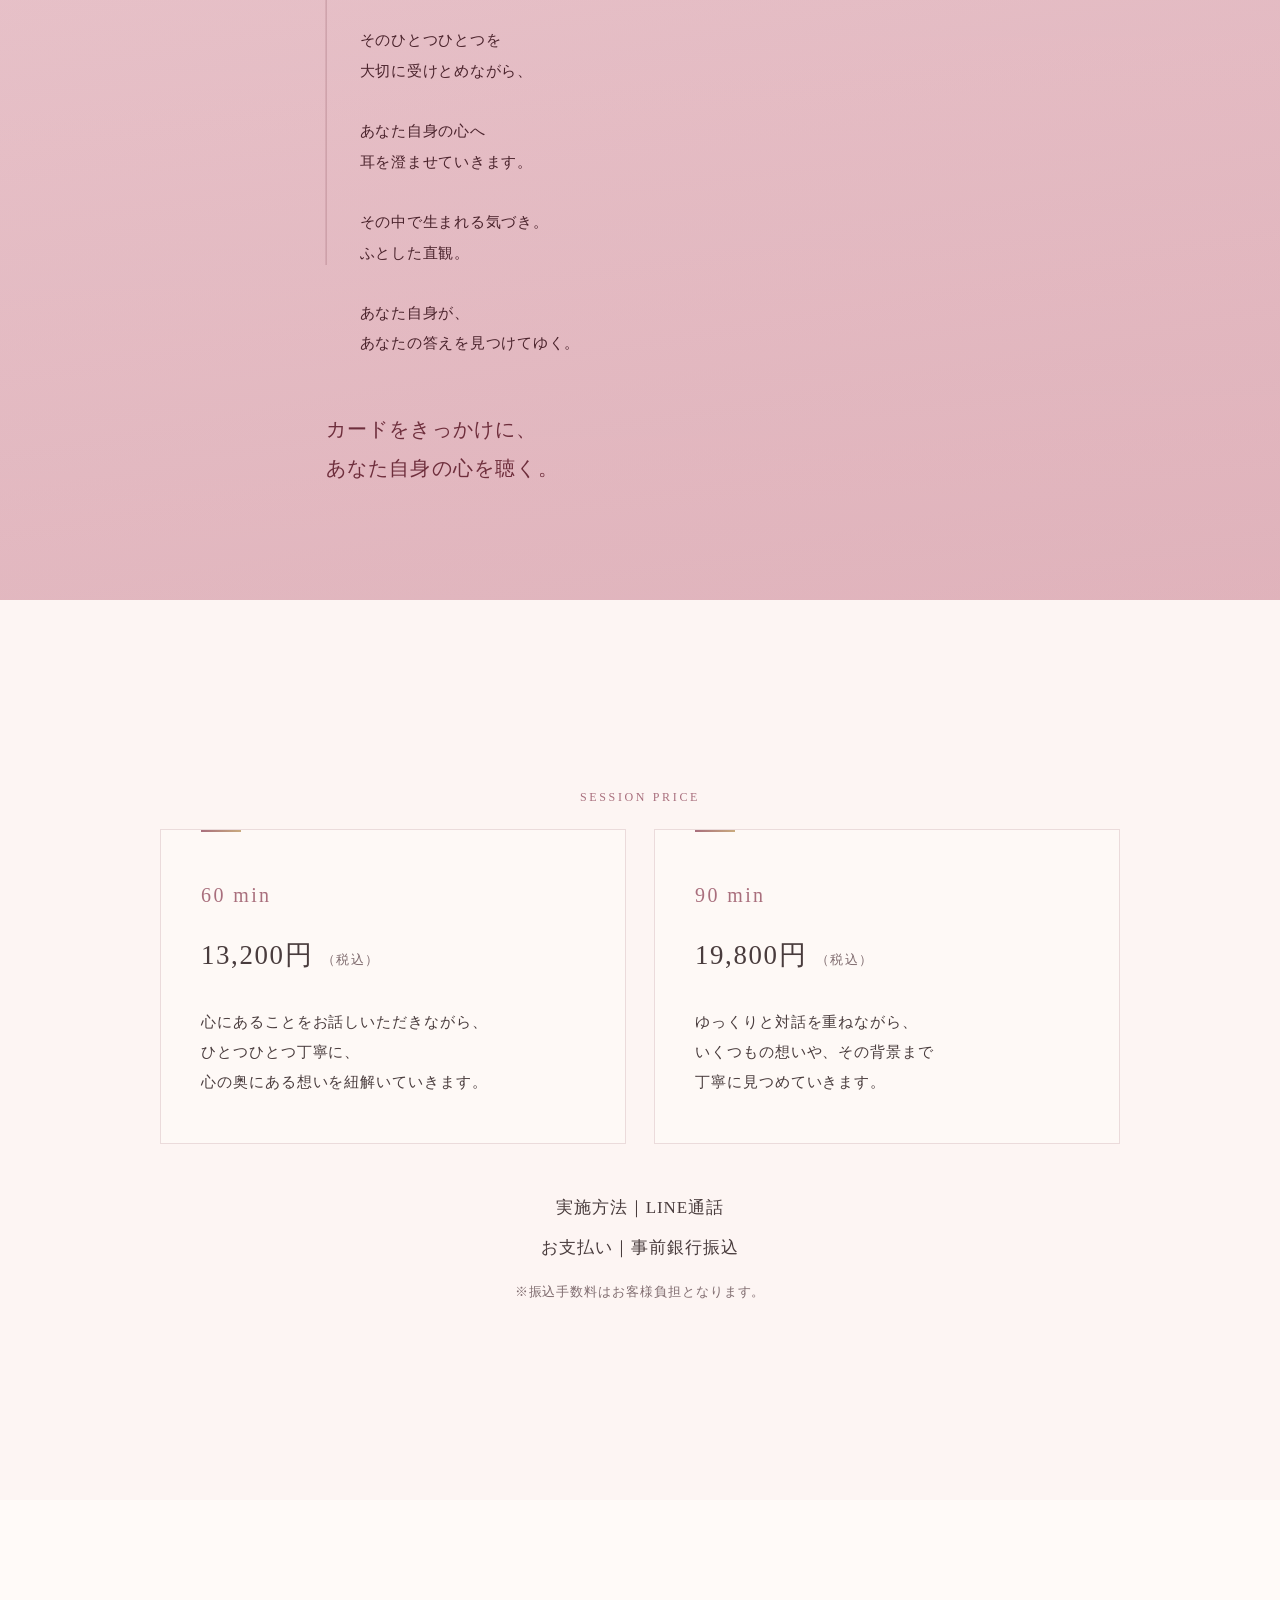
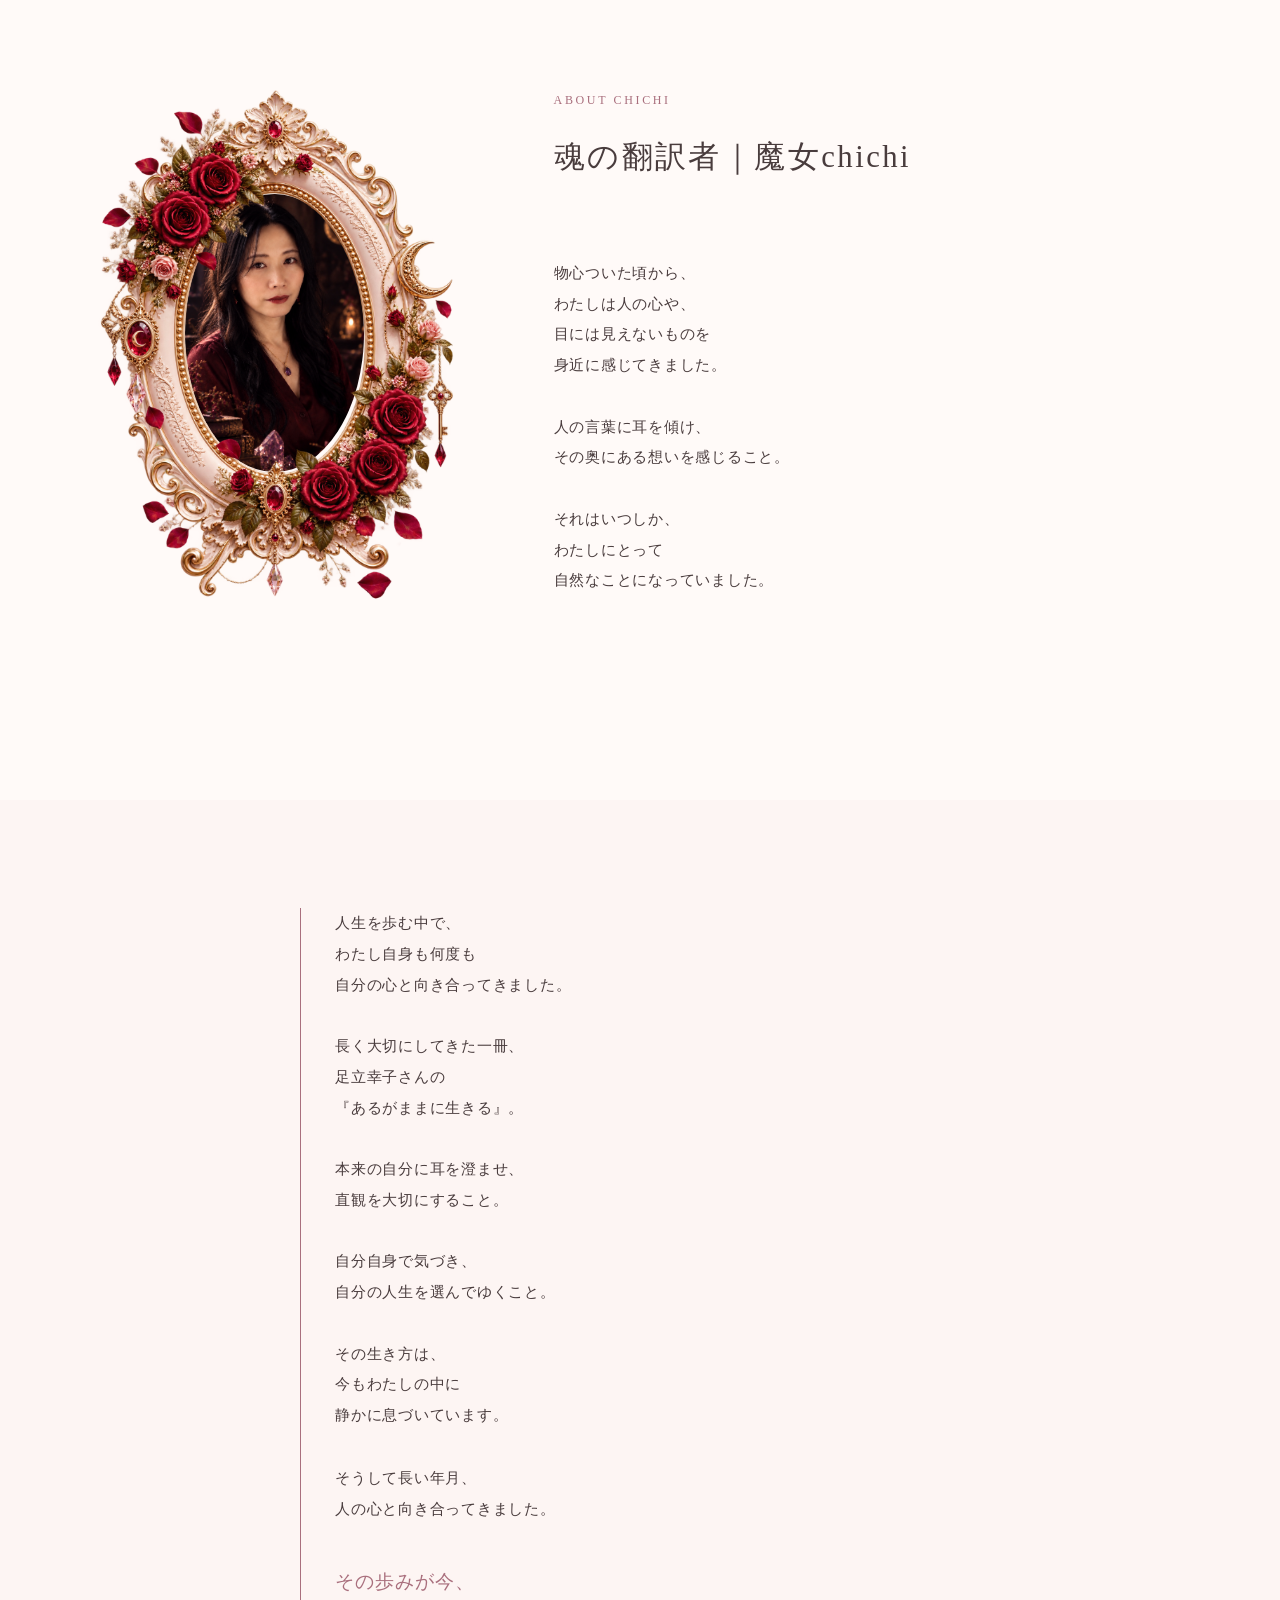
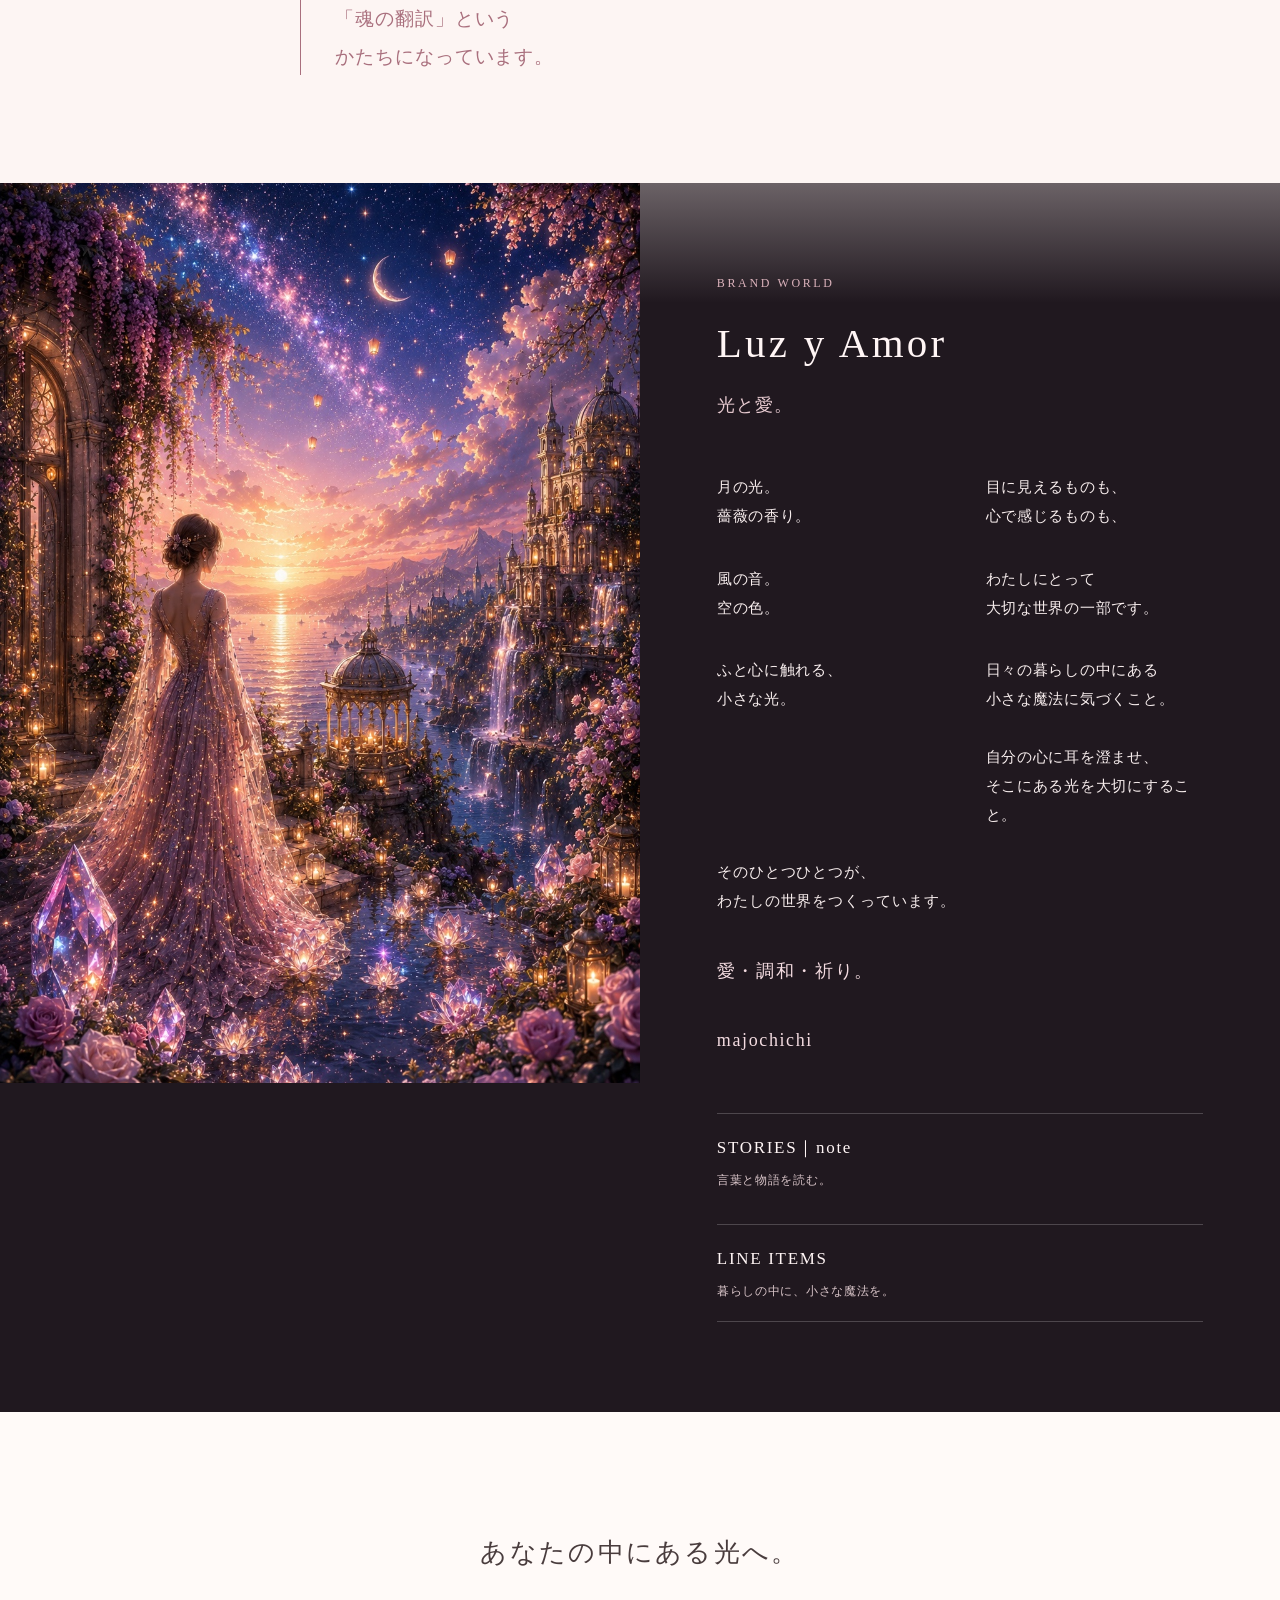
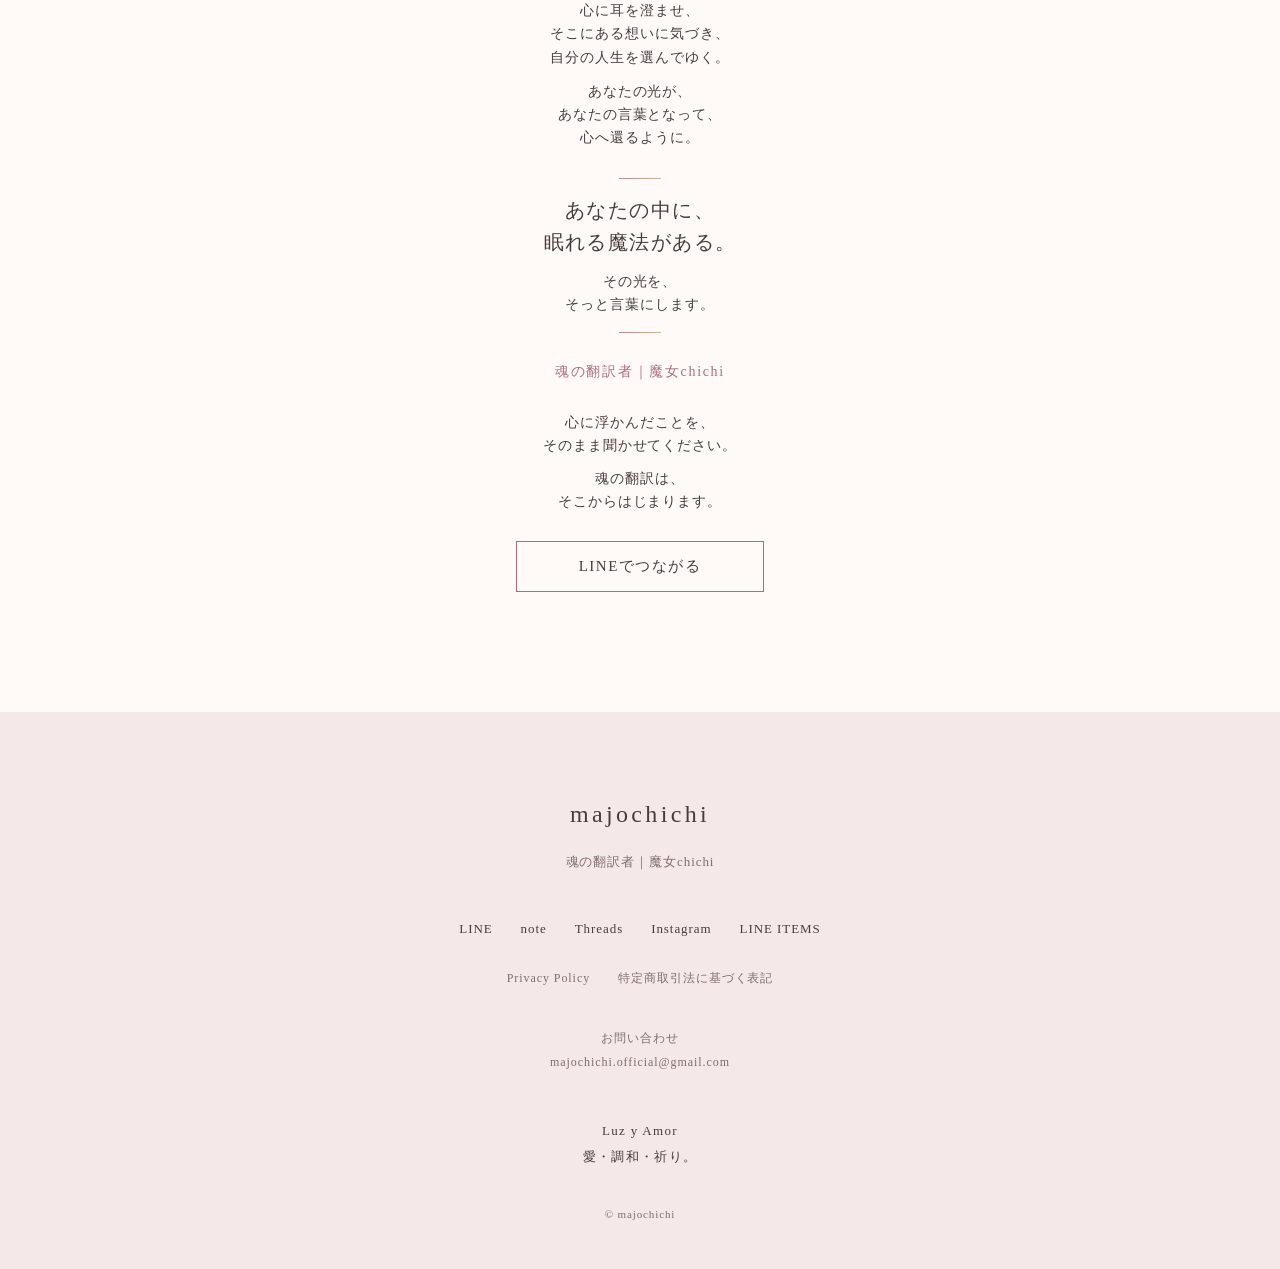
<file: index_LINE_Threads更新済.html>
<!DOCTYPE html>
<html lang="ja">
<head>
  <meta charset="UTF-8">
  <meta name="viewport" content="width=device-width, initial-scale=1.0">

  <link rel="stylesheet" href="style.css">
  <link rel="stylesheet" href="kaeru-fix.css">

  <title>魂の翻訳者｜魔女chichi｜majochichi</title>

  <meta
    name="description"
    content="あなたの中に、眠れる魔法がある。その光を、そっと言葉にします。魂の翻訳者｜魔女chichi"
  >
  <style>
    .keep-phrase { white-space: nowrap; }
    @media (max-width: 640px) {
      .keep-phrase { white-space: normal; }
    }
  </style>
</head>

<body>

  <main>

    <!-- FIRST VIEW -->
    <section id="first-view">

      <div class="first-view-inner">

        <div class="first-view-copy">

          <p class="first-view-role">
            魂の翻訳者｜魔女chichi
          </p>

          <h1>
            あなたの中に、<br>
            <span class="keep-line">眠れる魔法がある。</span>
          </h1>

          <p class="first-view-message">
            その光を、<br>
            そっと言葉にします。
          </p>

          <p class="first-view-signature">
            majochichi
          </p>

        </div>


        <div class="first-view-visual">

          <img
            src="assets/first-view.jpg"
            alt="薔薇と光に包まれ、静かに目を閉じる女性のイラスト"
          >

        </div>

      </div>

      <p class="first-view-scroll">
        <span class="scroll-line" aria-hidden="true"></span>
        Scroll
      </p>

    </section>


    <!-- MESSAGE -->
    <section id="message" class="message-section">

      <div class="petals" aria-hidden="true">
        <span class="light light--a" style="left:7%; top:66%; --w:5px; --h:5px; animation-duration:11s; animation-delay:0s; --drift-1:14px; --drift-2:-10px; --peak-opacity:0.35;"></span>
        <span class="light light--b" style="left:92%; top:60%; --w:6px; --h:6px; animation-duration:14s; animation-delay:5s; --drift-1:-16px; --drift-2:12px; --peak-opacity:0.4;"></span>
        <span class="light light--c" style="left:10%; top:73%; --w:4px; --h:4px; animation-duration:9.5s; animation-delay:8s; --drift-1:12px; --drift-2:-14px; --peak-opacity:0.3;"></span>
      </div>

      <div class="message-inner">

        <p class="message-lead">
          心の奥には、<br>
          あなたに見つけて欲しい<br>
          言葉や想いがあります。
        </p>

        <div class="content-columns">

          <div class="content-col">

            <p>
              ふと、心が揺れるとき。<br><br>
              胸の奥に、<br>
              小さな光を感じるとき。<br><br>
              静かな時間の中で、<br>
              心の声が聞こえてくるとき。
            </p>

            <p>
              そのひとつひとつは、<br>
              あなたの中から生まれた<br>
              大切なもの。
            </p>

          </div>

          <div class="content-col">

            <p>
              わたしは、<br>
              その声にそっと耳を澄ませます。
            </p>

            <p>
              あなたの想いが、<br>
              あなた自身の言葉となって<br>
              心に届くように。
            </p>

          </div>

        </div>

      </div>

    </section>


    <!-- SOUL TRANSLATOR -->
    <section
      id="soul-translator"
      class="soul-translator-section"
    >

      <div class="petals" aria-hidden="true">
        <span class="light light--b" style="left:6%; top:58%; --w:5px; --h:5px; animation-duration:12.5s; animation-delay:1s; --drift-1:13px; --drift-2:-11px; --peak-opacity:0.4;"></span>
        <span class="light light--c" style="left:94%; top:64%; --w:6px; --h:6px; animation-duration:15.5s; animation-delay:6s; --drift-1:-15px; --drift-2:10px; --peak-opacity:0.35;"></span>
        <span class="light light--a" style="left:50%; top:86%; --w:4px; --h:4px; animation-duration:10s; animation-delay:9s; --drift-1:10px; --drift-2:-13px; --peak-opacity:0.3;"></span>
      </div>

      <div class="section-split">

        <div class="section-meta">

          <p class="section-label">
            SOUL TRANSLATOR
          </p>

          <h2 class="section-title">
            魂の翻訳
          </h2>

        </div>

        <div class="section-content">

          <div class="content-columns">

            <div class="content-col">

              <p>
                心の奥から届く、<br>
                小さな声。
              </p>

              <p>
                ふと浮かぶ言葉。<br>
                胸に宿る感覚。<br>
                心震える想い。
              </p>

              <p>
                そのひとつひとつに、<br>
                あなたの奥深くにある<br>
                大切な光が宿っています。
              </p>

            </div>

            <div class="content-col">

              <p>
                わたしは、<br>
                <span class="keep-phrase">あなたのお話に耳を澄ませながら、</span>
              </p>

              <p>
                その声に触れ、<br>
                想いを受けとり、<br>
                言葉へと紡いでいきます。
              </p>

              <p>
                あなたが、<br>
                あなた自身の心と<br>
                深くつながってゆくために。
              </p>

            </div>

          </div>

          <p class="pull-quote soul-translator-key">
            あなたの光が、<br>
            あなたの言葉となって、<br>
            心へ還る。
          </p>

          <p class="soul-translator-ending">
            それが、<br>
            わたしの「魂の翻訳」です。
          </p>

        </div>

      </div>

    </section>


    <!-- SESSION -->
    <section id="session" class="session-section">

      <div class="section-split">

        <div class="section-meta">

          <p class="section-label">
            SESSION
          </p>

          <h2 class="section-title">
            魂の翻訳 SESSION
          </h2>

        </div>

        <div class="section-content">

          <div class="content-columns">

            <div class="content-col">

              <p>
                心に浮かぶことを、<br>
                そのまま聞かせてください。
              </p>

              <p>
                恋する気持ち。<br>
                大切な人への想い。<br>
                人とのつながり。
              </p>

              <p>
                仕事や、生き方。<br>
                これからのこと。
              </p>

            </div>

            <div class="content-col">

              <p>
                ひとつひとつ、<br>
                丁寧にお話を伺います。
              </p>

              <p>
                対話を重ねながら、<br>
                その人の波動を感じ、
              </p>

              <p>
                言葉の奥にあるものを<br>
                ゆっくりと紐解いていきます。
              </p>

            </div>

          </div>

        </div>

      </div>

    </section>


    <!-- KAERU CARD -->
    <section id="kaeru-card" class="kaeru-card-section kaeru-card-two-screen">

      <!-- SCREEN 1 -->
      <div class="kaeru-screen kaeru-screen-intro">
        <div class="kaeru-screen-inner">

          <div class="kaeru-screen-meta">
            <p class="section-label">KAERU CARD</p>

            <h2 class="section-title">
              本来の自分に、<br>
              カエル（還る）。
            </h2>
          </div>

          <div class="kaeru-screen-content">
            <div class="kaeru-reading-block">
              <p>
                カエルカードは、<br>
                自分の本音や心の声を<br>
                思い出し、再確認するためのカード。
              </p>

              <p>
                好きな数字、<br>
                または直感で浮かんだ数字を選び、
              </p>

              <p>
                その数字の分だけ<br>
                カードをシャッフルします。
              </p>

              <p>
                そして、<br>
                一番上の一枚をひらく。
              </p>

              <p>
                そこに現れた言葉を見つめながら、
              </p>
            </div>

            <p class="pull-quote kaeru-question">
              「この言葉を見て、<br>
              どう感じますか？」
            </p>
          </div>

        </div>
      </div>

      <!-- SCREEN 2 -->
      <div class="kaeru-screen kaeru-screen-dialogue">
        <div class="kaeru-dialogue-inner">

          <div class="kaeru-reading-block">
            <p>
              そこから、<br>
              対話がはじまります。
            </p>

            <p>
              ふと浮かんだこと。<br>
              心が動いたこと。<br>
              思い出したこと。
            </p>

            <p>
              そのひとつひとつを<br>
              大切に受けとめながら、
            </p>

            <p>
              あなた自身の心へ<br>
              耳を澄ませていきます。
            </p>

            <p>
              その中で生まれる気づき。<br>
              ふとした直観。
            </p>

            <p>
              あなた自身が、<br>
              あなたの答えを見つけてゆく。
            </p>
          </div>

          <p class="kaeru-ending">
            カードをきっかけに、<br>
            あなた自身の心を聴く。
          </p>

        </div>
      </div>

    </section>


    <!-- SESSION PRICE -->
    <section
      id="session-price"
      class="session-price-section"
    >

      <div class="session-price-inner">

        <p class="section-label">
          SESSION PRICE
        </p>

        <div class="session-price-grid">

          <div class="price-card">

            <h3>
              60 min
            </h3>

            <p class="price">
              13,200円
              <span>（税込）</span>
            </p>

            <p>
              心にあることをお話しいただきながら、<br>
              ひとつひとつ丁寧に、<br>
              心の奥にある想いを紐解いていきます。
            </p>

          </div>


          <div class="price-card">

            <h3>
              90 min
            </h3>

            <p class="price">
              19,800円
              <span>（税込）</span>
            </p>

            <p>
              ゆっくりと対話を重ねながら、<br>
              いくつもの想いや、その背景まで<br>
              丁寧に見つめていきます。
            </p>

          </div>

        </div>


        <div class="session-info">

          <p>
            実施方法｜LINE通話
          </p>

          <p>
            お支払い｜事前銀行振込
          </p>

          <p class="session-note">
            ※振込手数料はお客様負担となります。
          </p>

        </div>

      </div>

    </section>


    <!-- ABOUT CHICHI -->
    <section
      id="about-chichi"
      class="about-chichi-section"
    >

      <div class="about-chichi-screen about-chichi-screen-portrait">

        <div class="about-chichi-inner">

          <div class="about-chichi-meta">

            <p class="section-label">
              ABOUT CHICHI
            </p>

            <h2 class="section-title">
              魂の翻訳者｜魔女chichi
            </h2>

          </div>


          <div class="about-chichi-visual">

            <div class="about-chichi-portrait">
              <img
                src="assets/about-chichi.png"
                alt="魂の翻訳者｜魔女chichi"
              >
            </div>

            <img
              class="about-chichi-frame"
              src="assets/about-frame.png"
              alt=""
              aria-hidden="true"
            >

          </div>


          <div class="about-chichi-body about-chichi-intro">

            <p>
              物心ついた頃から、<br>
              わたしは人の心や、<br>
              目には見えないものを<br>
              身近に感じてきました。<br><br>
              人の言葉に耳を傾け、<br>
              その奥にある想いを感じること。<br><br>
              それはいつしか、<br>
              わたしにとって<br>
              自然なことになっていました。
            </p>

          </div>

        </div>

      </div>


      <div class="about-chichi-screen about-chichi-screen-philosophy">

        <div class="petals" aria-hidden="true">
          <span class="petal petal--a" style="left:16%; top:-6%; --w:13px; --h:17px; animation-duration:14s; animation-delay:0s; --drift-1:28px; --drift-2:-18px; --drift-3:22px; --rot-1:25deg; --rot-2:-15deg; --rot-3:40deg; --peak-opacity:0.5;"><span class="petal-shape"></span></span>
          <span class="petal petal--b" style="left:78%; top:-9%; --w:19px; --h:24px; animation-duration:21s; animation-delay:6s; --drift-1:-32px; --drift-2:26px; --drift-3:-28px; --rot-1:-30deg; --rot-2:18deg; --rot-3:-50deg; --peak-opacity:0.45;"><span class="petal-shape"></span></span>
          <span class="petal petal--c" style="left:48%; top:-7%; --w:16px; --h:20px; animation-duration:18s; animation-delay:10s; --drift-1:24px; --drift-2:-20px; --drift-3:26px; --rot-1:20deg; --rot-2:-35deg; --rot-3:55deg; --peak-opacity:0.55;"><span class="petal-shape"></span></span>
          <span class="petal petal--a" style="left:30%; top:-10%; --w:25px; --h:31px; animation-duration:24s; animation-delay:3s; --drift-1:-40px; --drift-2:30px; --drift-3:-35px; --rot-1:-25deg; --rot-2:20deg; --rot-3:-60deg; --peak-opacity:0.4;"><span class="petal-shape"></span></span>
        </div>

        <div class="about-chichi-philosophy-inner">

          <div class="about-chichi-body about-chichi-philosophy">

            <p>
              人生を歩む中で、<br>
              わたし自身も何度も<br>
              自分の心と向き合ってきました。<br><br>
              長く大切にしてきた一冊、<br>
              足立幸子さんの<br>
              『あるがままに生きる』。<br><br>
              本来の自分に耳を澄ませ、<br>
              直観を大切にすること。<br><br>
              自分自身で気づき、<br>
              自分の人生を選んでゆくこと。<br><br>
              その生き方は、<br>
              今もわたしの中に<br>
              静かに息づいています。
            </p>

            <p>
              そうして長い年月、<br>
              人の心と向き合ってきました。
            </p>

          </div>

          <p class="about-chichi-ending">
            その歩みが今、<br>
            「魂の翻訳」という<br>
            かたちになっています。
          </p>

        </div>

      </div>

    </section>


    <!-- BRAND WORLD -->
    <section
      id="brand-world"
      class="brand-world-section"
    >

      <div class="brand-world-inner">

        <div class="brand-world-visual">

          <img
            src="assets/brand-world.jpg"
            alt="月と薔薇と光に包まれたmajochichiの世界"
          >

        </div>


        <div class="brand-world-copy">

          <p class="section-label">
            BRAND WORLD
          </p>

          <h2 class="brand-world-title">
            Luz y Amor
          </h2>

          <p class="brand-world-lead">
            光と愛。
          </p>

          <div class="content-columns brand-world-columns">

            <div class="content-col">

              <p>
                月の光。<br>
                薔薇の香り。
              </p>

              <p>
                風の音。<br>
                空の色。
              </p>

              <p>
                ふと心に触れる、<br>
                小さな光。
              </p>

            </div>

            <div class="content-col">

              <p>
                目に見えるものも、<br>
                心で感じるものも、
              </p>

              <p>
                わたしにとって<br>
                大切な世界の一部です。
              </p>

              <p>
                日々の暮らしの中にある<br>
                小さな魔法に気づくこと。<br><br>
                自分の心に耳を澄ませ、<br>
                そこにある光を大切にすること。
              </p>

            </div>

          </div>

          <p class="brand-world-body-tail">
            そのひとつひとつが、<br>
            わたしの世界をつくっています。
          </p>

          <p class="brand-world-ending">
            愛・調和・祈り。<br><br>
            majochichi
          </p>


          <div class="brand-world-links">

            
              <a
              href="https://note.com/majochichi"
              target="_blank"
              rel="noopener noreferrer"
            >
              <span>
                STORIES｜note
              </span>

              <small>
                言葉と物語を読む。
              </small>
            </a>


            
              <a
              href="https://line.me/S/shop/sticker/author/6569185"
              target="_blank"
              rel="noopener noreferrer"
            >
              <span>
                LINE ITEMS
              </span>

              <small>
                暮らしの中に、小さな魔法を。
              </small>
            </a>

          </div>

        </div>

      </div>

    </section>


    <!-- FINAL MESSAGE -->
    <section
      id="final-message"
      class="final-message-section"
    >

      <div class="petals" aria-hidden="true">
        <span class="light light--a" style="left:10%; top:70%; --w:6px; --h:6px; animation-duration:10s; animation-delay:0s; --drift-1:15px; --drift-2:-12px; --peak-opacity:0.45;"></span>
        <span class="light light--c" style="left:90%; top:66%; --w:5px; --h:5px; animation-duration:13s; animation-delay:4s; --drift-1:-14px; --drift-2:11px; --peak-opacity:0.4;"></span>
        <span class="light light--b" style="left:18%; top:78%; --w:7px; --h:7px; animation-duration:15.5s; animation-delay:8s; --drift-1:16px; --drift-2:-13px; --peak-opacity:0.5;"></span>
        <span class="light light--a" style="left:82%; top:74%; --w:4px; --h:4px; animation-duration:9s; animation-delay:2s; --drift-1:-11px; --drift-2:14px; --peak-opacity:0.35;"></span>
        <span class="light light--c" style="left:50%; top:84%; --w:9px; --h:9px; animation-duration:16s; animation-delay:11s; --drift-1:12px; --drift-2:-15px; --peak-opacity:0.4;"></span>
      </div>

      <div class="final-message-inner">

        <h2>
          あなたの中にある光へ。
        </h2>

        <div class="final-message-lead">

          <p>
            心に耳を澄ませ、<br>
            そこにある想いに気づき、<br>
            自分の人生を選んでゆく。
          </p>

          <p>
            あなたの光が、<br>
            あなたの言葉となって、<br>
            心へ還るように。
          </p>

        </div>

        <div class="final-message-core">

          <span class="final-message-divider" aria-hidden="true"></span>

          <p class="final-message-key">
            あなたの中に、<br>
            眠れる魔法がある。
          </p>

          <p class="final-message-sub">
            その光を、<br>
            そっと言葉にします。
          </p>

          <span class="final-message-divider" aria-hidden="true"></span>

        </div>

        <p class="final-message-role">
          魂の翻訳者｜魔女chichi
        </p>

        <div class="final-message-invite">

          <p>
            心に浮かんだことを、<br>
            そのまま聞かせてください。
          </p>

          <p>
            魂の翻訳は、<br>
            そこからはじまります。
          </p>

        </div>

        
          <a
          class="line-cta"
          href="https://lin.ee/QZUK7N4"
          target="_blank"
          rel="noopener noreferrer"
        >
          LINEでつながる
        </a>

      </div>

    </section>

  </main>


  <!-- FOOTER -->
  <footer class="site-footer">

    <div class="site-footer-inner">

      <p class="site-footer-brand">
        majochichi
      </p>

      <p class="site-footer-role">
        魂の翻訳者｜魔女chichi
      </p>


      <nav
        class="site-footer-links"
        aria-label="外部リンク"
      >

        
          <a
          href="https://lin.ee/QZUK7N4"
          target="_blank"
          rel="noopener noreferrer"
        >
          LINE
        </a>

        
          <a
          href="https://note.com/majochichi"
          target="_blank"
          rel="noopener noreferrer"
        >
          note
        </a>

        
          <a
          href="https://www.threads.com/@majochichi_official?invite=0"
          target="_blank"
          rel="noopener noreferrer"
        >
          Threads
        </a>

        
          <a
          href="https://www.instagram.com/majochichi_official/"
          target="_blank"
          rel="noopener noreferrer"
        >
          Instagram
        </a>

        
          <a
          href="https://line.me/S/shop/sticker/author/6569185"
          target="_blank"
          rel="noopener noreferrer"
        >
          LINE ITEMS
        </a>

      </nav>


      <nav
        class="site-footer-legal"
        aria-label="法務情報"
      >

        <a href="privacy.html">
          Privacy Policy
        </a>

        <a href="tokusho.html">
          特定商取引法に基づく表記
        </a>

      </nav>


      <p class="site-footer-contact">
        お問い合わせ<br>

        <a href="mailto:majochichi.official@gmail.com">
          majochichi.official@gmail.com
        </a>
      </p>


      <p class="site-footer-motto">
        Luz y Amor<br>
        愛・調和・祈り。
      </p>

      <p class="site-footer-copyright">
        © majochichi
      </p>

    </div>

  </footer>

</body>
</html>
</file>
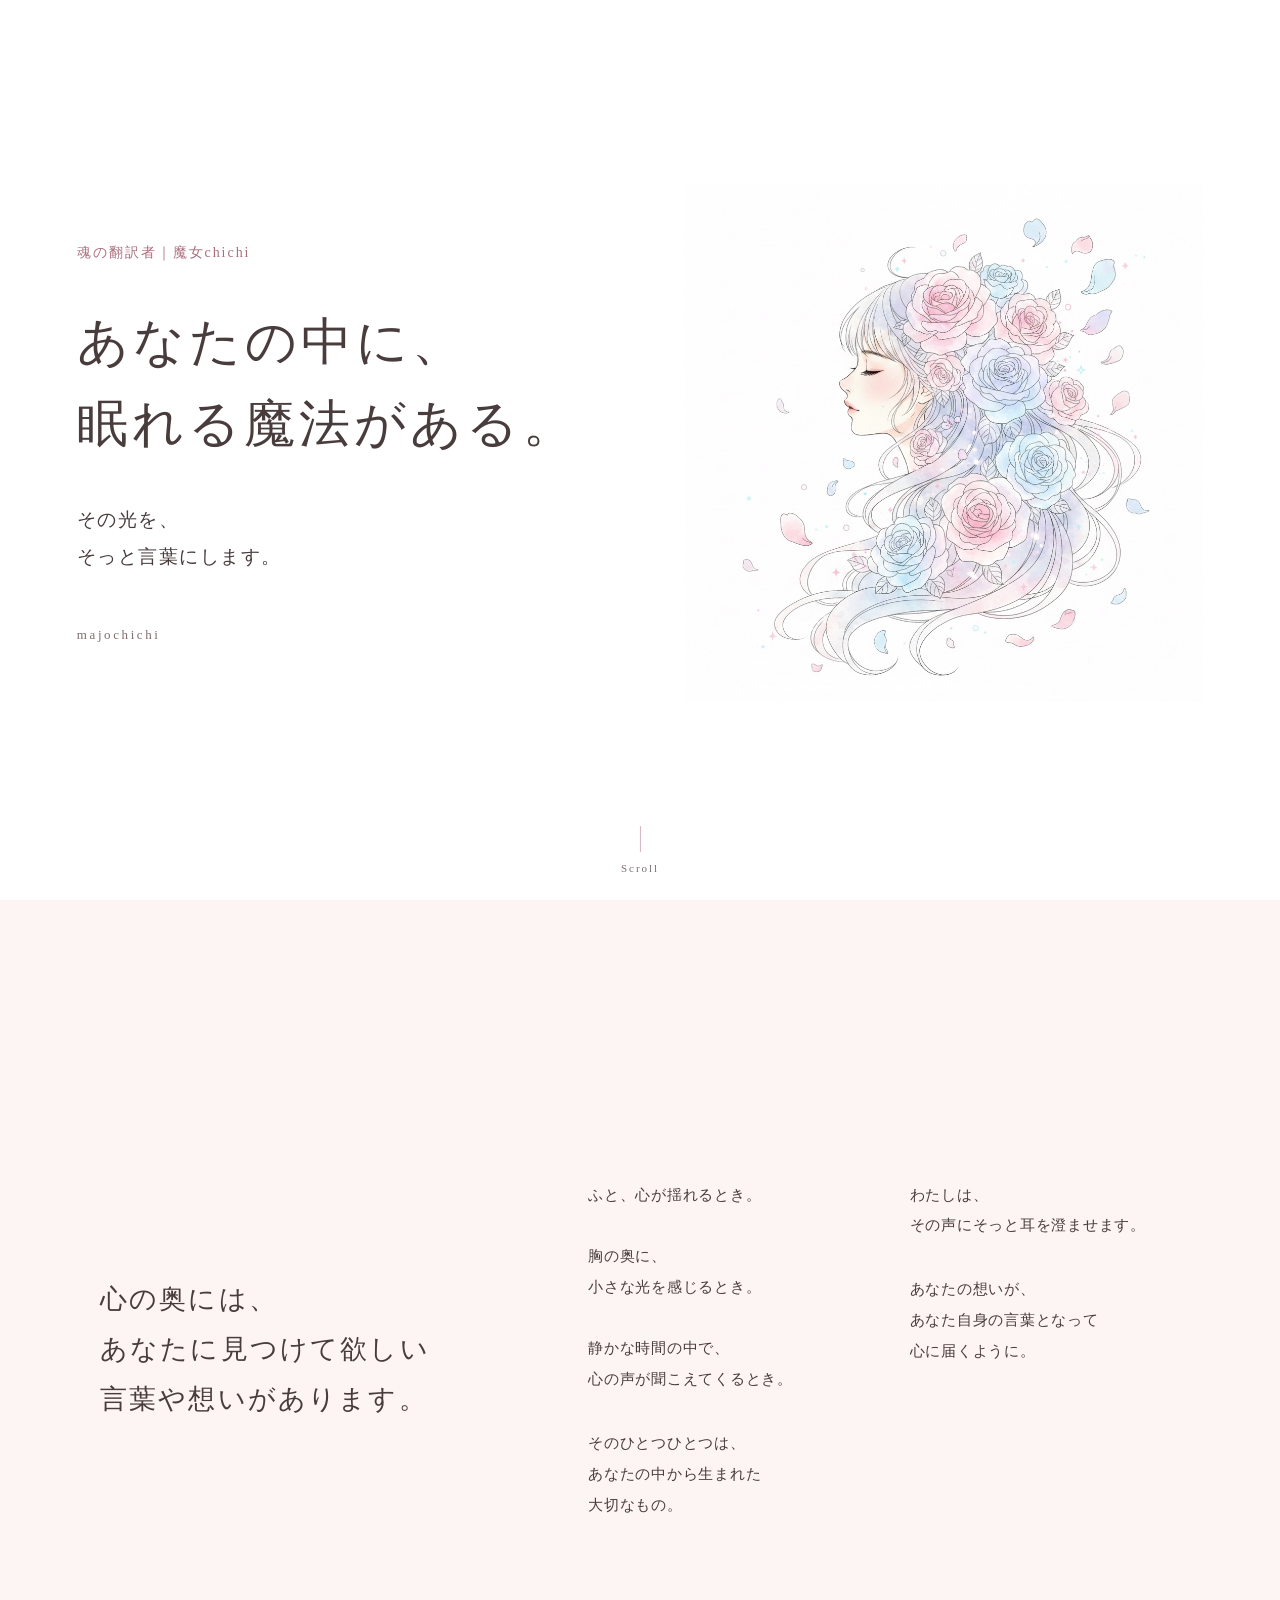
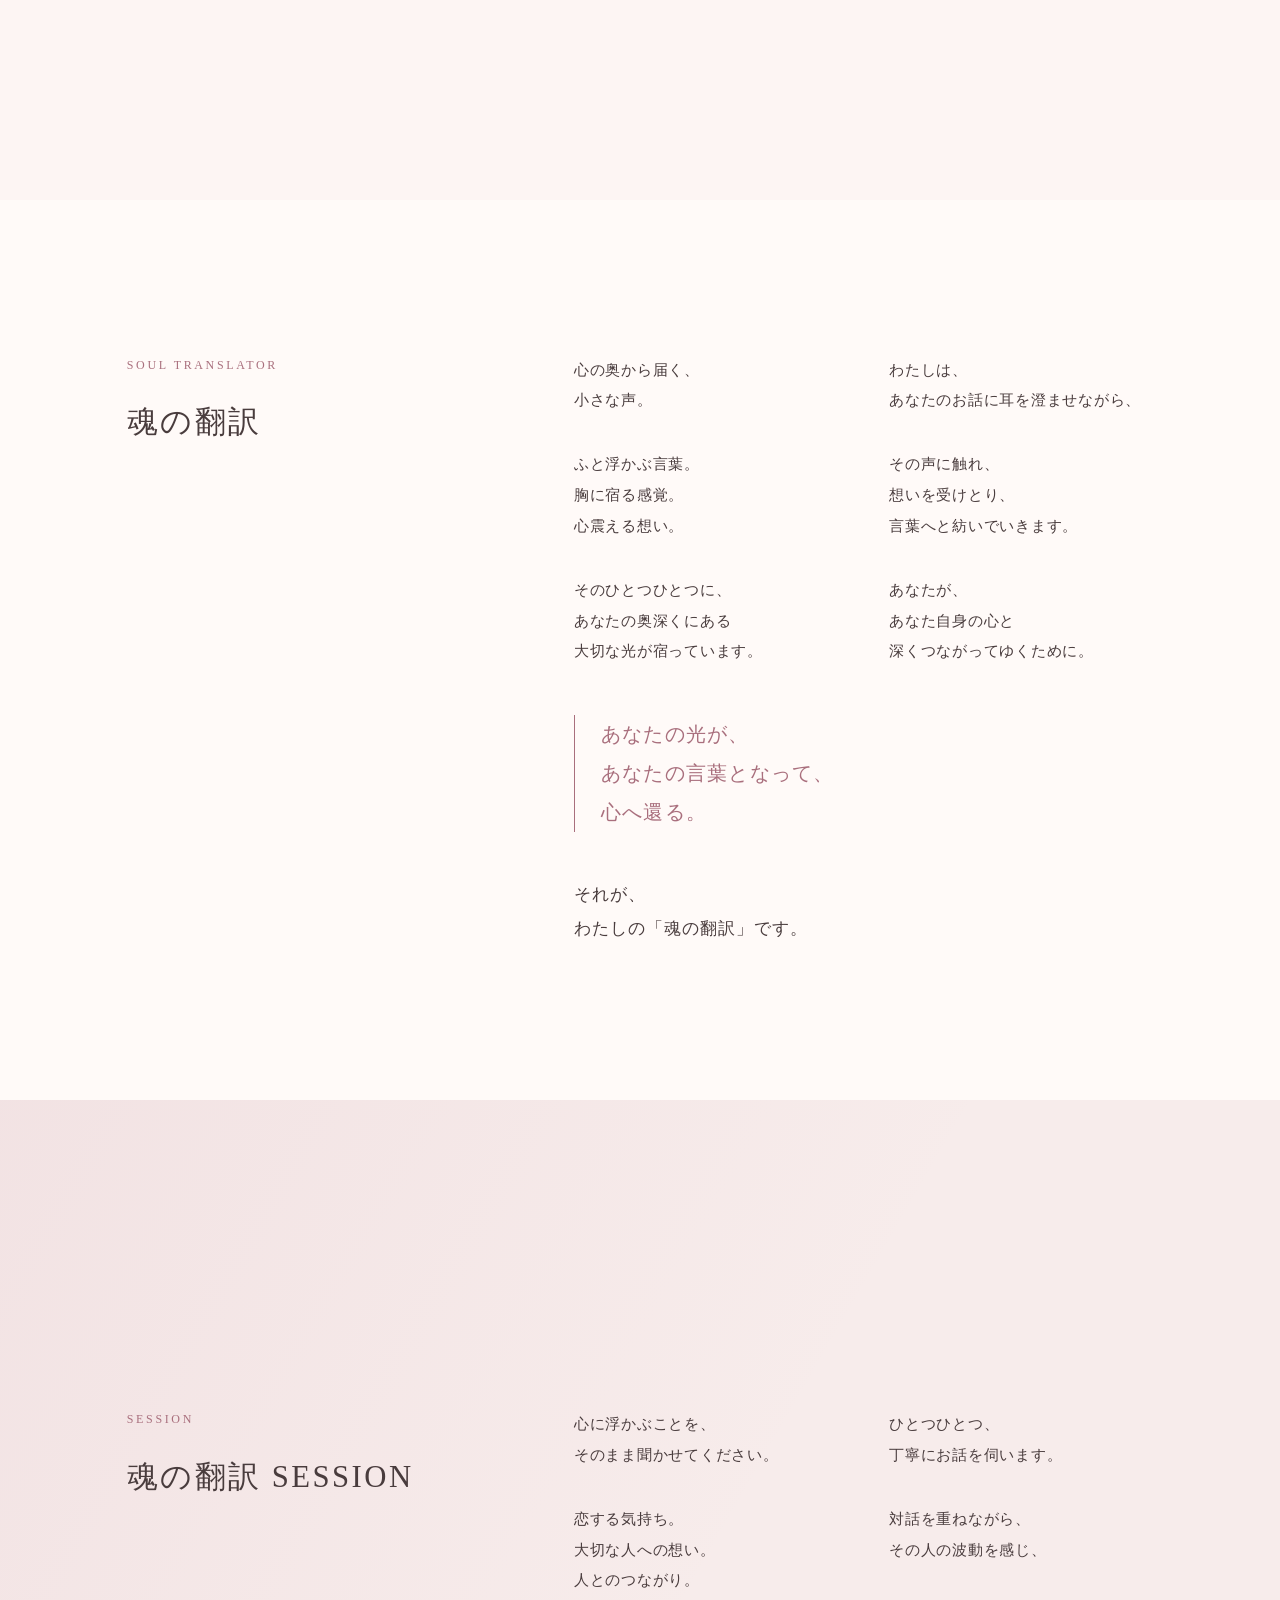
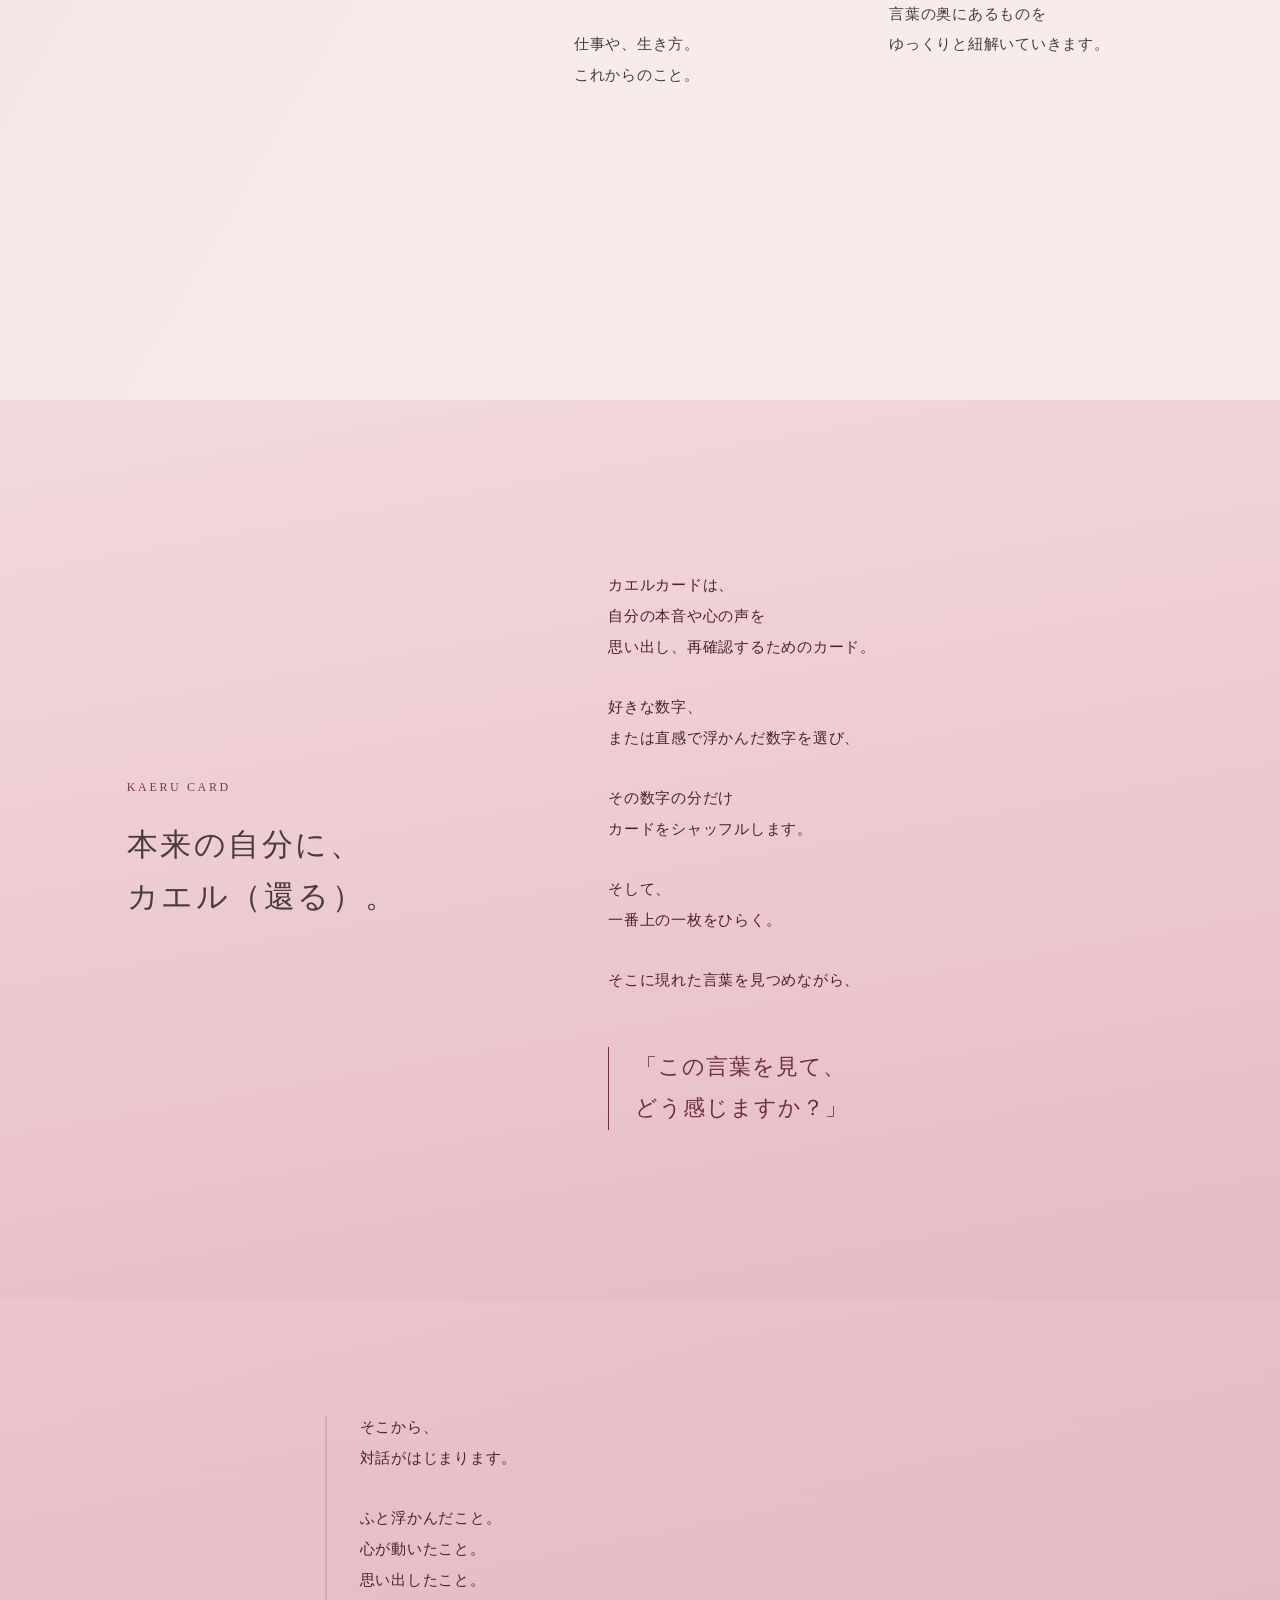
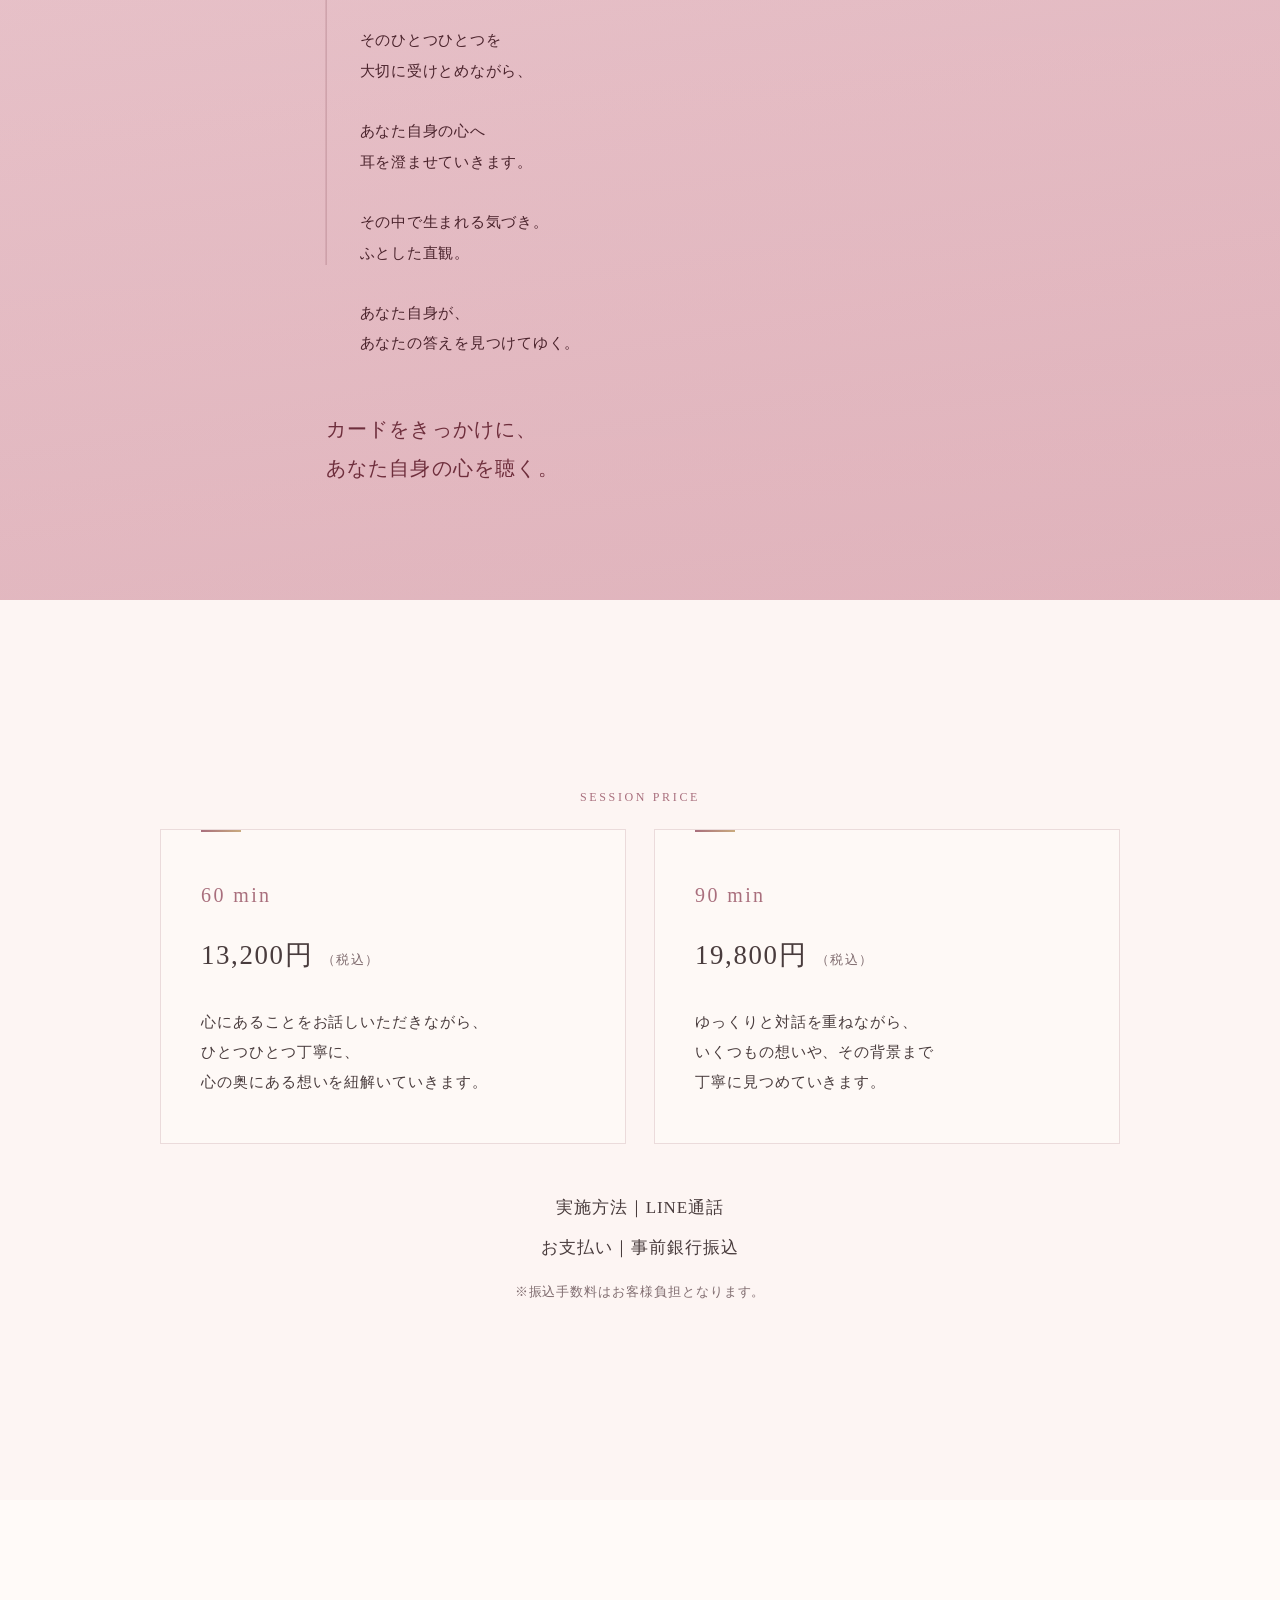
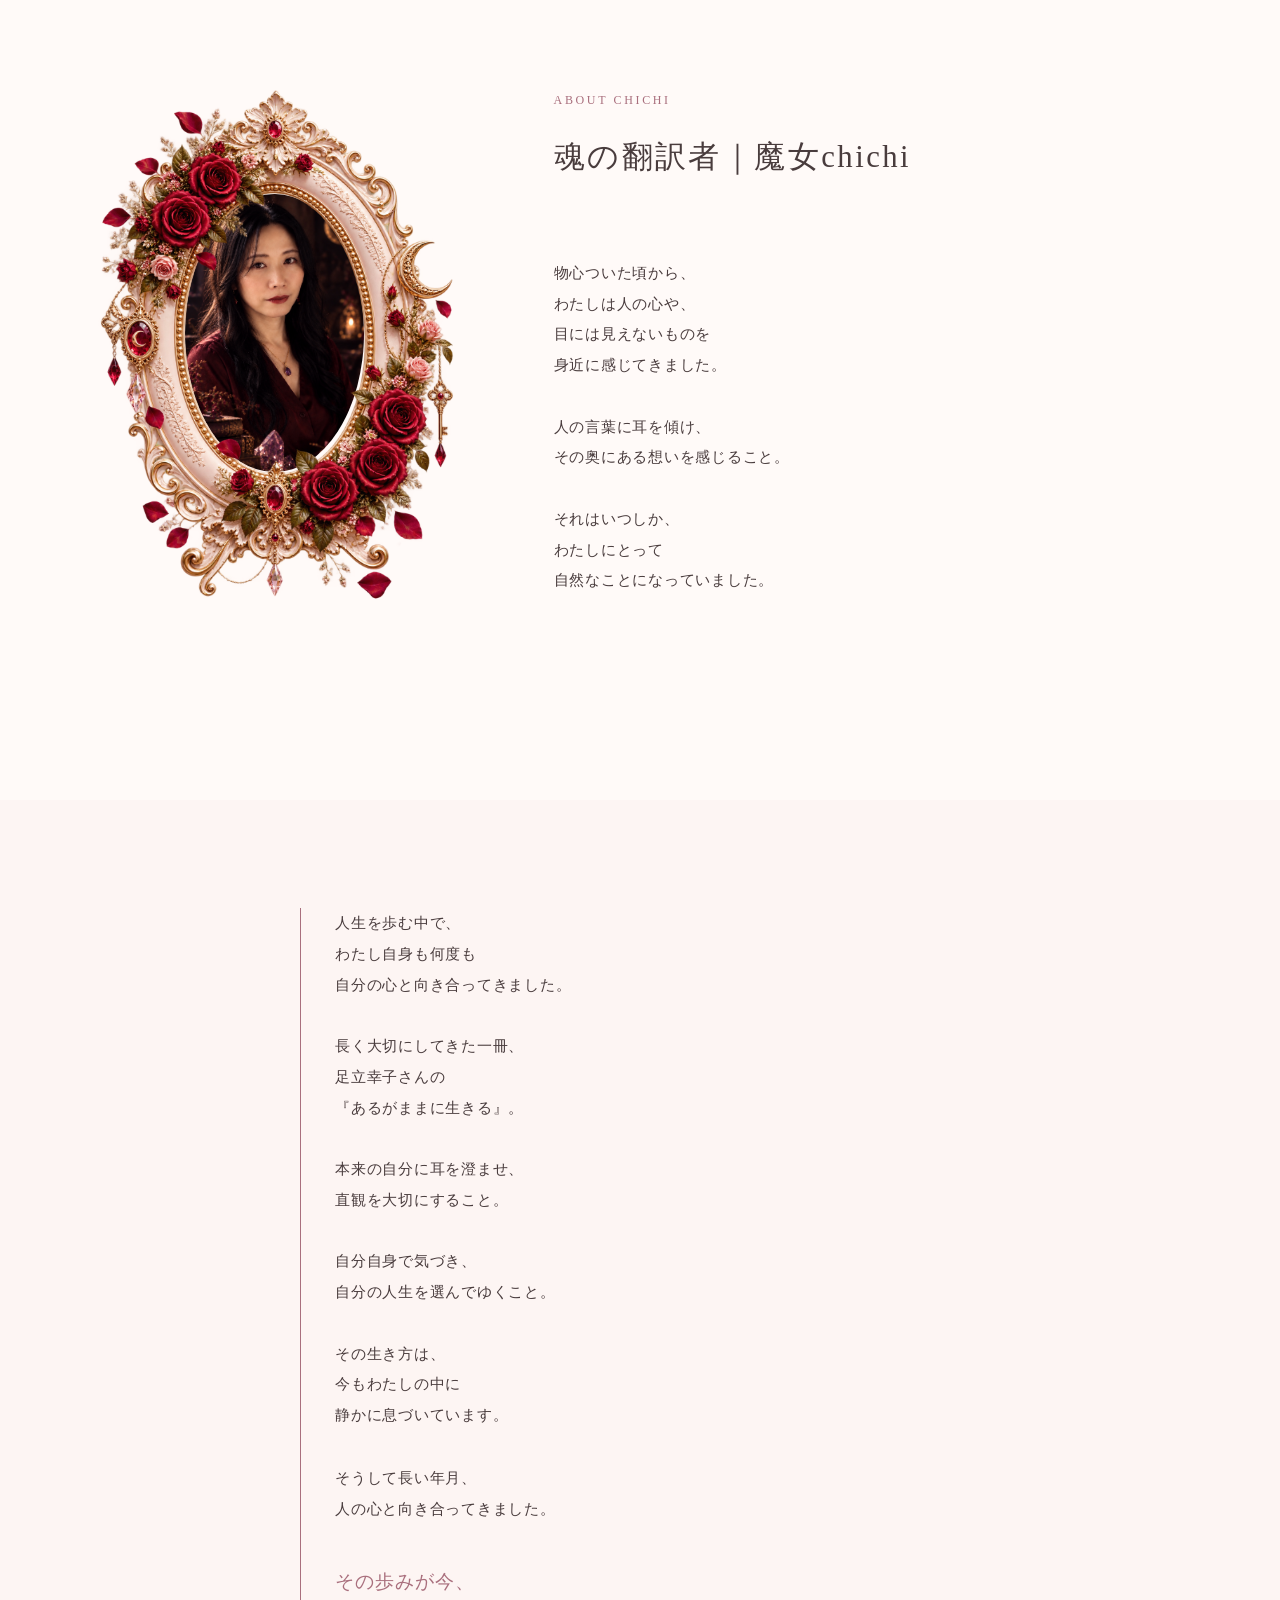
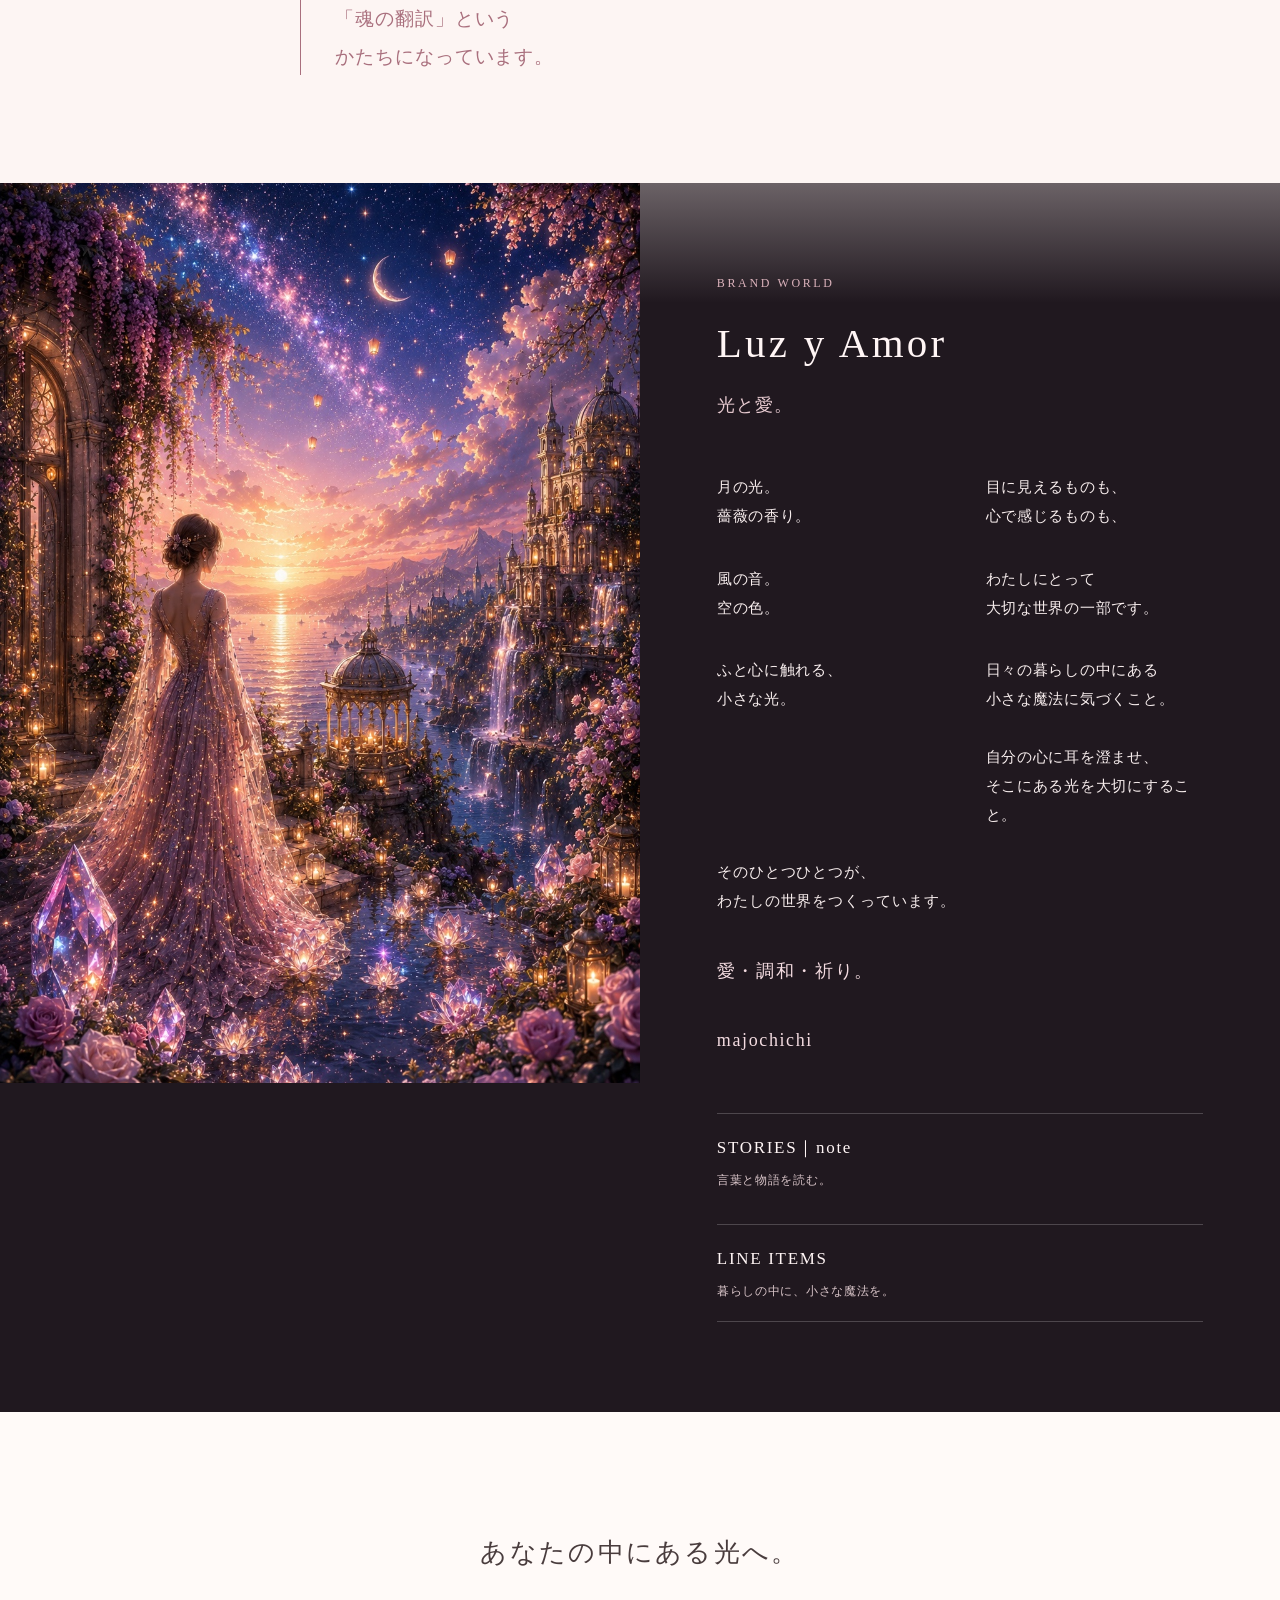
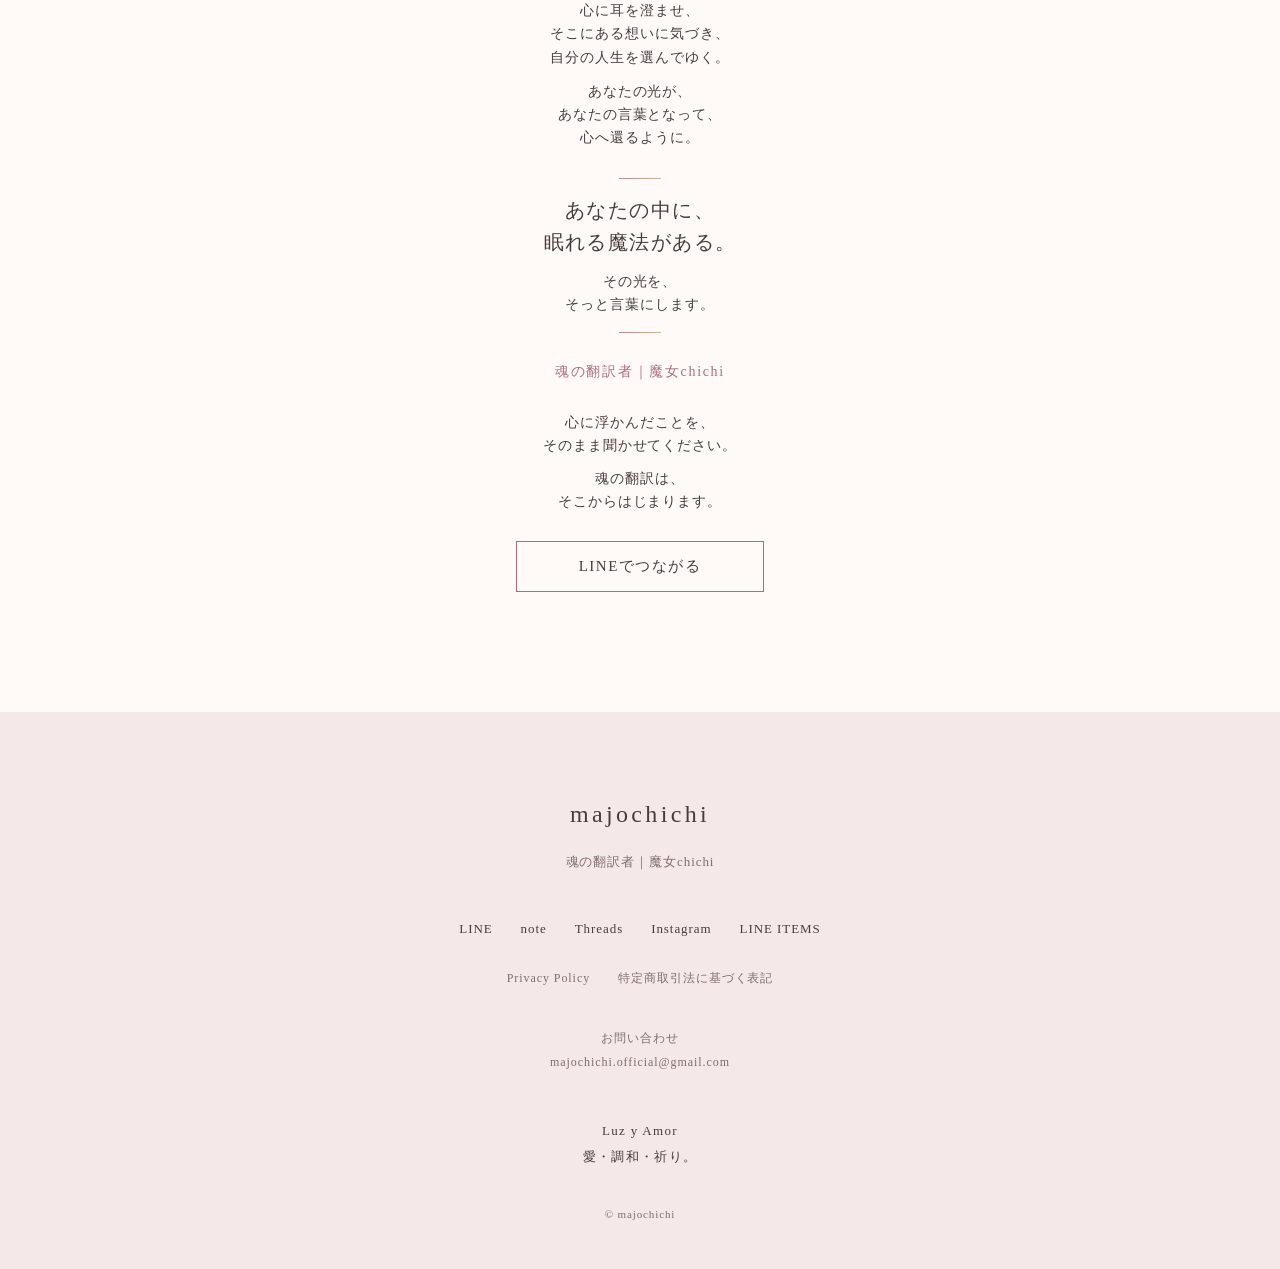
<file: index_LINE更新済.html>
<!DOCTYPE html>
<html lang="ja">
<head>
  <meta charset="UTF-8">
  <meta name="viewport" content="width=device-width, initial-scale=1.0">

  <link rel="stylesheet" href="style.css">
  <link rel="stylesheet" href="kaeru-fix.css">

  <title>魂の翻訳者｜魔女chichi｜majochichi</title>

  <meta
    name="description"
    content="あなたの中に、眠れる魔法がある。その光を、そっと言葉にします。魂の翻訳者｜魔女chichi"
  >
  <style>
    .keep-phrase { white-space: nowrap; }
    @media (max-width: 640px) {
      .keep-phrase { white-space: normal; }
    }
  </style>
</head>

<body>

  <main>

    <!-- FIRST VIEW -->
    <section id="first-view">

      <div class="first-view-inner">

        <div class="first-view-copy">

          <p class="first-view-role">
            魂の翻訳者｜魔女chichi
          </p>

          <h1>
            あなたの中に、<br>
            <span class="keep-line">眠れる魔法がある。</span>
          </h1>

          <p class="first-view-message">
            その光を、<br>
            そっと言葉にします。
          </p>

          <p class="first-view-signature">
            majochichi
          </p>

        </div>


        <div class="first-view-visual">

          <img
            src="assets/first-view.jpg"
            alt="薔薇と光に包まれ、静かに目を閉じる女性のイラスト"
          >

        </div>

      </div>

      <p class="first-view-scroll">
        <span class="scroll-line" aria-hidden="true"></span>
        Scroll
      </p>

    </section>


    <!-- MESSAGE -->
    <section id="message" class="message-section">

      <div class="petals" aria-hidden="true">
        <span class="light light--a" style="left:7%; top:66%; --w:5px; --h:5px; animation-duration:11s; animation-delay:0s; --drift-1:14px; --drift-2:-10px; --peak-opacity:0.35;"></span>
        <span class="light light--b" style="left:92%; top:60%; --w:6px; --h:6px; animation-duration:14s; animation-delay:5s; --drift-1:-16px; --drift-2:12px; --peak-opacity:0.4;"></span>
        <span class="light light--c" style="left:10%; top:73%; --w:4px; --h:4px; animation-duration:9.5s; animation-delay:8s; --drift-1:12px; --drift-2:-14px; --peak-opacity:0.3;"></span>
      </div>

      <div class="message-inner">

        <p class="message-lead">
          心の奥には、<br>
          あなたに見つけて欲しい<br>
          言葉や想いがあります。
        </p>

        <div class="content-columns">

          <div class="content-col">

            <p>
              ふと、心が揺れるとき。<br><br>
              胸の奥に、<br>
              小さな光を感じるとき。<br><br>
              静かな時間の中で、<br>
              心の声が聞こえてくるとき。
            </p>

            <p>
              そのひとつひとつは、<br>
              あなたの中から生まれた<br>
              大切なもの。
            </p>

          </div>

          <div class="content-col">

            <p>
              わたしは、<br>
              その声にそっと耳を澄ませます。
            </p>

            <p>
              あなたの想いが、<br>
              あなた自身の言葉となって<br>
              心に届くように。
            </p>

          </div>

        </div>

      </div>

    </section>


    <!-- SOUL TRANSLATOR -->
    <section
      id="soul-translator"
      class="soul-translator-section"
    >

      <div class="petals" aria-hidden="true">
        <span class="light light--b" style="left:6%; top:58%; --w:5px; --h:5px; animation-duration:12.5s; animation-delay:1s; --drift-1:13px; --drift-2:-11px; --peak-opacity:0.4;"></span>
        <span class="light light--c" style="left:94%; top:64%; --w:6px; --h:6px; animation-duration:15.5s; animation-delay:6s; --drift-1:-15px; --drift-2:10px; --peak-opacity:0.35;"></span>
        <span class="light light--a" style="left:50%; top:86%; --w:4px; --h:4px; animation-duration:10s; animation-delay:9s; --drift-1:10px; --drift-2:-13px; --peak-opacity:0.3;"></span>
      </div>

      <div class="section-split">

        <div class="section-meta">

          <p class="section-label">
            SOUL TRANSLATOR
          </p>

          <h2 class="section-title">
            魂の翻訳
          </h2>

        </div>

        <div class="section-content">

          <div class="content-columns">

            <div class="content-col">

              <p>
                心の奥から届く、<br>
                小さな声。
              </p>

              <p>
                ふと浮かぶ言葉。<br>
                胸に宿る感覚。<br>
                心震える想い。
              </p>

              <p>
                そのひとつひとつに、<br>
                あなたの奥深くにある<br>
                大切な光が宿っています。
              </p>

            </div>

            <div class="content-col">

              <p>
                わたしは、<br>
                <span class="keep-phrase">あなたのお話に耳を澄ませながら、</span>
              </p>

              <p>
                その声に触れ、<br>
                想いを受けとり、<br>
                言葉へと紡いでいきます。
              </p>

              <p>
                あなたが、<br>
                あなた自身の心と<br>
                深くつながってゆくために。
              </p>

            </div>

          </div>

          <p class="pull-quote soul-translator-key">
            あなたの光が、<br>
            あなたの言葉となって、<br>
            心へ還る。
          </p>

          <p class="soul-translator-ending">
            それが、<br>
            わたしの「魂の翻訳」です。
          </p>

        </div>

      </div>

    </section>


    <!-- SESSION -->
    <section id="session" class="session-section">

      <div class="section-split">

        <div class="section-meta">

          <p class="section-label">
            SESSION
          </p>

          <h2 class="section-title">
            魂の翻訳 SESSION
          </h2>

        </div>

        <div class="section-content">

          <div class="content-columns">

            <div class="content-col">

              <p>
                心に浮かぶことを、<br>
                そのまま聞かせてください。
              </p>

              <p>
                恋する気持ち。<br>
                大切な人への想い。<br>
                人とのつながり。
              </p>

              <p>
                仕事や、生き方。<br>
                これからのこと。
              </p>

            </div>

            <div class="content-col">

              <p>
                ひとつひとつ、<br>
                丁寧にお話を伺います。
              </p>

              <p>
                対話を重ねながら、<br>
                その人の波動を感じ、
              </p>

              <p>
                言葉の奥にあるものを<br>
                ゆっくりと紐解いていきます。
              </p>

            </div>

          </div>

        </div>

      </div>

    </section>


    <!-- KAERU CARD -->
    <section id="kaeru-card" class="kaeru-card-section kaeru-card-two-screen">

      <!-- SCREEN 1 -->
      <div class="kaeru-screen kaeru-screen-intro">
        <div class="kaeru-screen-inner">

          <div class="kaeru-screen-meta">
            <p class="section-label">KAERU CARD</p>

            <h2 class="section-title">
              本来の自分に、<br>
              カエル（還る）。
            </h2>
          </div>

          <div class="kaeru-screen-content">
            <div class="kaeru-reading-block">
              <p>
                カエルカードは、<br>
                自分の本音や心の声を<br>
                思い出し、再確認するためのカード。
              </p>

              <p>
                好きな数字、<br>
                または直感で浮かんだ数字を選び、
              </p>

              <p>
                その数字の分だけ<br>
                カードをシャッフルします。
              </p>

              <p>
                そして、<br>
                一番上の一枚をひらく。
              </p>

              <p>
                そこに現れた言葉を見つめながら、
              </p>
            </div>

            <p class="pull-quote kaeru-question">
              「この言葉を見て、<br>
              どう感じますか？」
            </p>
          </div>

        </div>
      </div>

      <!-- SCREEN 2 -->
      <div class="kaeru-screen kaeru-screen-dialogue">
        <div class="kaeru-dialogue-inner">

          <div class="kaeru-reading-block">
            <p>
              そこから、<br>
              対話がはじまります。
            </p>

            <p>
              ふと浮かんだこと。<br>
              心が動いたこと。<br>
              思い出したこと。
            </p>

            <p>
              そのひとつひとつを<br>
              大切に受けとめながら、
            </p>

            <p>
              あなた自身の心へ<br>
              耳を澄ませていきます。
            </p>

            <p>
              その中で生まれる気づき。<br>
              ふとした直観。
            </p>

            <p>
              あなた自身が、<br>
              あなたの答えを見つけてゆく。
            </p>
          </div>

          <p class="kaeru-ending">
            カードをきっかけに、<br>
            あなた自身の心を聴く。
          </p>

        </div>
      </div>

    </section>


    <!-- SESSION PRICE -->
    <section
      id="session-price"
      class="session-price-section"
    >

      <div class="session-price-inner">

        <p class="section-label">
          SESSION PRICE
        </p>

        <div class="session-price-grid">

          <div class="price-card">

            <h3>
              60 min
            </h3>

            <p class="price">
              13,200円
              <span>（税込）</span>
            </p>

            <p>
              心にあることをお話しいただきながら、<br>
              ひとつひとつ丁寧に、<br>
              心の奥にある想いを紐解いていきます。
            </p>

          </div>


          <div class="price-card">

            <h3>
              90 min
            </h3>

            <p class="price">
              19,800円
              <span>（税込）</span>
            </p>

            <p>
              ゆっくりと対話を重ねながら、<br>
              いくつもの想いや、その背景まで<br>
              丁寧に見つめていきます。
            </p>

          </div>

        </div>


        <div class="session-info">

          <p>
            実施方法｜LINE通話
          </p>

          <p>
            お支払い｜事前銀行振込
          </p>

          <p class="session-note">
            ※振込手数料はお客様負担となります。
          </p>

        </div>

      </div>

    </section>


    <!-- ABOUT CHICHI -->
    <section
      id="about-chichi"
      class="about-chichi-section"
    >

      <div class="about-chichi-screen about-chichi-screen-portrait">

        <div class="about-chichi-inner">

          <div class="about-chichi-meta">

            <p class="section-label">
              ABOUT CHICHI
            </p>

            <h2 class="section-title">
              魂の翻訳者｜魔女chichi
            </h2>

          </div>


          <div class="about-chichi-visual">

            <div class="about-chichi-portrait">
              <img
                src="assets/about-chichi.png"
                alt="魂の翻訳者｜魔女chichi"
              >
            </div>

            <img
              class="about-chichi-frame"
              src="assets/about-frame.png"
              alt=""
              aria-hidden="true"
            >

          </div>


          <div class="about-chichi-body about-chichi-intro">

            <p>
              物心ついた頃から、<br>
              わたしは人の心や、<br>
              目には見えないものを<br>
              身近に感じてきました。<br><br>
              人の言葉に耳を傾け、<br>
              その奥にある想いを感じること。<br><br>
              それはいつしか、<br>
              わたしにとって<br>
              自然なことになっていました。
            </p>

          </div>

        </div>

      </div>


      <div class="about-chichi-screen about-chichi-screen-philosophy">

        <div class="petals" aria-hidden="true">
          <span class="petal petal--a" style="left:16%; top:-6%; --w:13px; --h:17px; animation-duration:14s; animation-delay:0s; --drift-1:28px; --drift-2:-18px; --drift-3:22px; --rot-1:25deg; --rot-2:-15deg; --rot-3:40deg; --peak-opacity:0.5;"><span class="petal-shape"></span></span>
          <span class="petal petal--b" style="left:78%; top:-9%; --w:19px; --h:24px; animation-duration:21s; animation-delay:6s; --drift-1:-32px; --drift-2:26px; --drift-3:-28px; --rot-1:-30deg; --rot-2:18deg; --rot-3:-50deg; --peak-opacity:0.45;"><span class="petal-shape"></span></span>
          <span class="petal petal--c" style="left:48%; top:-7%; --w:16px; --h:20px; animation-duration:18s; animation-delay:10s; --drift-1:24px; --drift-2:-20px; --drift-3:26px; --rot-1:20deg; --rot-2:-35deg; --rot-3:55deg; --peak-opacity:0.55;"><span class="petal-shape"></span></span>
          <span class="petal petal--a" style="left:30%; top:-10%; --w:25px; --h:31px; animation-duration:24s; animation-delay:3s; --drift-1:-40px; --drift-2:30px; --drift-3:-35px; --rot-1:-25deg; --rot-2:20deg; --rot-3:-60deg; --peak-opacity:0.4;"><span class="petal-shape"></span></span>
        </div>

        <div class="about-chichi-philosophy-inner">

          <div class="about-chichi-body about-chichi-philosophy">

            <p>
              人生を歩む中で、<br>
              わたし自身も何度も<br>
              自分の心と向き合ってきました。<br><br>
              長く大切にしてきた一冊、<br>
              足立幸子さんの<br>
              『あるがままに生きる』。<br><br>
              本来の自分に耳を澄ませ、<br>
              直観を大切にすること。<br><br>
              自分自身で気づき、<br>
              自分の人生を選んでゆくこと。<br><br>
              その生き方は、<br>
              今もわたしの中に<br>
              静かに息づいています。
            </p>

            <p>
              そうして長い年月、<br>
              人の心と向き合ってきました。
            </p>

          </div>

          <p class="about-chichi-ending">
            その歩みが今、<br>
            「魂の翻訳」という<br>
            かたちになっています。
          </p>

        </div>

      </div>

    </section>


    <!-- BRAND WORLD -->
    <section
      id="brand-world"
      class="brand-world-section"
    >

      <div class="brand-world-inner">

        <div class="brand-world-visual">

          <img
            src="assets/brand-world.jpg"
            alt="月と薔薇と光に包まれたmajochichiの世界"
          >

        </div>


        <div class="brand-world-copy">

          <p class="section-label">
            BRAND WORLD
          </p>

          <h2 class="brand-world-title">
            Luz y Amor
          </h2>

          <p class="brand-world-lead">
            光と愛。
          </p>

          <div class="content-columns brand-world-columns">

            <div class="content-col">

              <p>
                月の光。<br>
                薔薇の香り。
              </p>

              <p>
                風の音。<br>
                空の色。
              </p>

              <p>
                ふと心に触れる、<br>
                小さな光。
              </p>

            </div>

            <div class="content-col">

              <p>
                目に見えるものも、<br>
                心で感じるものも、
              </p>

              <p>
                わたしにとって<br>
                大切な世界の一部です。
              </p>

              <p>
                日々の暮らしの中にある<br>
                小さな魔法に気づくこと。<br><br>
                自分の心に耳を澄ませ、<br>
                そこにある光を大切にすること。
              </p>

            </div>

          </div>

          <p class="brand-world-body-tail">
            そのひとつひとつが、<br>
            わたしの世界をつくっています。
          </p>

          <p class="brand-world-ending">
            愛・調和・祈り。<br><br>
            majochichi
          </p>


          <div class="brand-world-links">

            
              <a
              href="https://note.com/majochichi"
              target="_blank"
              rel="noopener noreferrer"
            >
              <span>
                STORIES｜note
              </span>

              <small>
                言葉と物語を読む。
              </small>
            </a>


            
              <a
              href="https://line.me/S/shop/sticker/author/6569185"
              target="_blank"
              rel="noopener noreferrer"
            >
              <span>
                LINE ITEMS
              </span>

              <small>
                暮らしの中に、小さな魔法を。
              </small>
            </a>

          </div>

        </div>

      </div>

    </section>


    <!-- FINAL MESSAGE -->
    <section
      id="final-message"
      class="final-message-section"
    >

      <div class="petals" aria-hidden="true">
        <span class="light light--a" style="left:10%; top:70%; --w:6px; --h:6px; animation-duration:10s; animation-delay:0s; --drift-1:15px; --drift-2:-12px; --peak-opacity:0.45;"></span>
        <span class="light light--c" style="left:90%; top:66%; --w:5px; --h:5px; animation-duration:13s; animation-delay:4s; --drift-1:-14px; --drift-2:11px; --peak-opacity:0.4;"></span>
        <span class="light light--b" style="left:18%; top:78%; --w:7px; --h:7px; animation-duration:15.5s; animation-delay:8s; --drift-1:16px; --drift-2:-13px; --peak-opacity:0.5;"></span>
        <span class="light light--a" style="left:82%; top:74%; --w:4px; --h:4px; animation-duration:9s; animation-delay:2s; --drift-1:-11px; --drift-2:14px; --peak-opacity:0.35;"></span>
        <span class="light light--c" style="left:50%; top:84%; --w:9px; --h:9px; animation-duration:16s; animation-delay:11s; --drift-1:12px; --drift-2:-15px; --peak-opacity:0.4;"></span>
      </div>

      <div class="final-message-inner">

        <h2>
          あなたの中にある光へ。
        </h2>

        <div class="final-message-lead">

          <p>
            心に耳を澄ませ、<br>
            そこにある想いに気づき、<br>
            自分の人生を選んでゆく。
          </p>

          <p>
            あなたの光が、<br>
            あなたの言葉となって、<br>
            心へ還るように。
          </p>

        </div>

        <div class="final-message-core">

          <span class="final-message-divider" aria-hidden="true"></span>

          <p class="final-message-key">
            あなたの中に、<br>
            眠れる魔法がある。
          </p>

          <p class="final-message-sub">
            その光を、<br>
            そっと言葉にします。
          </p>

          <span class="final-message-divider" aria-hidden="true"></span>

        </div>

        <p class="final-message-role">
          魂の翻訳者｜魔女chichi
        </p>

        <div class="final-message-invite">

          <p>
            心に浮かんだことを、<br>
            そのまま聞かせてください。
          </p>

          <p>
            魂の翻訳は、<br>
            そこからはじまります。
          </p>

        </div>

        
          <a
          class="line-cta"
          href="https://lin.ee/QZUK7N4"
          target="_blank"
          rel="noopener noreferrer"
        >
          LINEでつながる
        </a>

      </div>

    </section>

  </main>


  <!-- FOOTER -->
  <footer class="site-footer">

    <div class="site-footer-inner">

      <p class="site-footer-brand">
        majochichi
      </p>

      <p class="site-footer-role">
        魂の翻訳者｜魔女chichi
      </p>


      <nav
        class="site-footer-links"
        aria-label="外部リンク"
      >

        
          <a
          href="https://lin.ee/QZUK7N4"
          target="_blank"
          rel="noopener noreferrer"
        >
          LINE
        </a>

        
          <a
          href="https://note.com/majochichi"
          target="_blank"
          rel="noopener noreferrer"
        >
          note
        </a>

        
          <a
          href="https://www.threads.com/@majochichi_official?igshid=NTc4MTIwNjQ2YQ=="
          target="_blank"
          rel="noopener noreferrer"
        >
          Threads
        </a>

        
          <a
          href="https://www.instagram.com/majochichi_official/"
          target="_blank"
          rel="noopener noreferrer"
        >
          Instagram
        </a>

        
          <a
          href="https://line.me/S/shop/sticker/author/6569185"
          target="_blank"
          rel="noopener noreferrer"
        >
          LINE ITEMS
        </a>

      </nav>


      <nav
        class="site-footer-legal"
        aria-label="法務情報"
      >

        <a href="privacy.html">
          Privacy Policy
        </a>

        <a href="tokusho.html">
          特定商取引法に基づく表記
        </a>

      </nav>


      <p class="site-footer-contact">
        お問い合わせ<br>

        <a href="mailto:majochichi.official@gmail.com">
          majochichi.official@gmail.com
        </a>
      </p>


      <p class="site-footer-motto">
        Luz y Amor<br>
        愛・調和・祈り。
      </p>

      <p class="site-footer-copyright">
        © majochichi
      </p>

    </div>

  </footer>

</body>
</html>
</file>
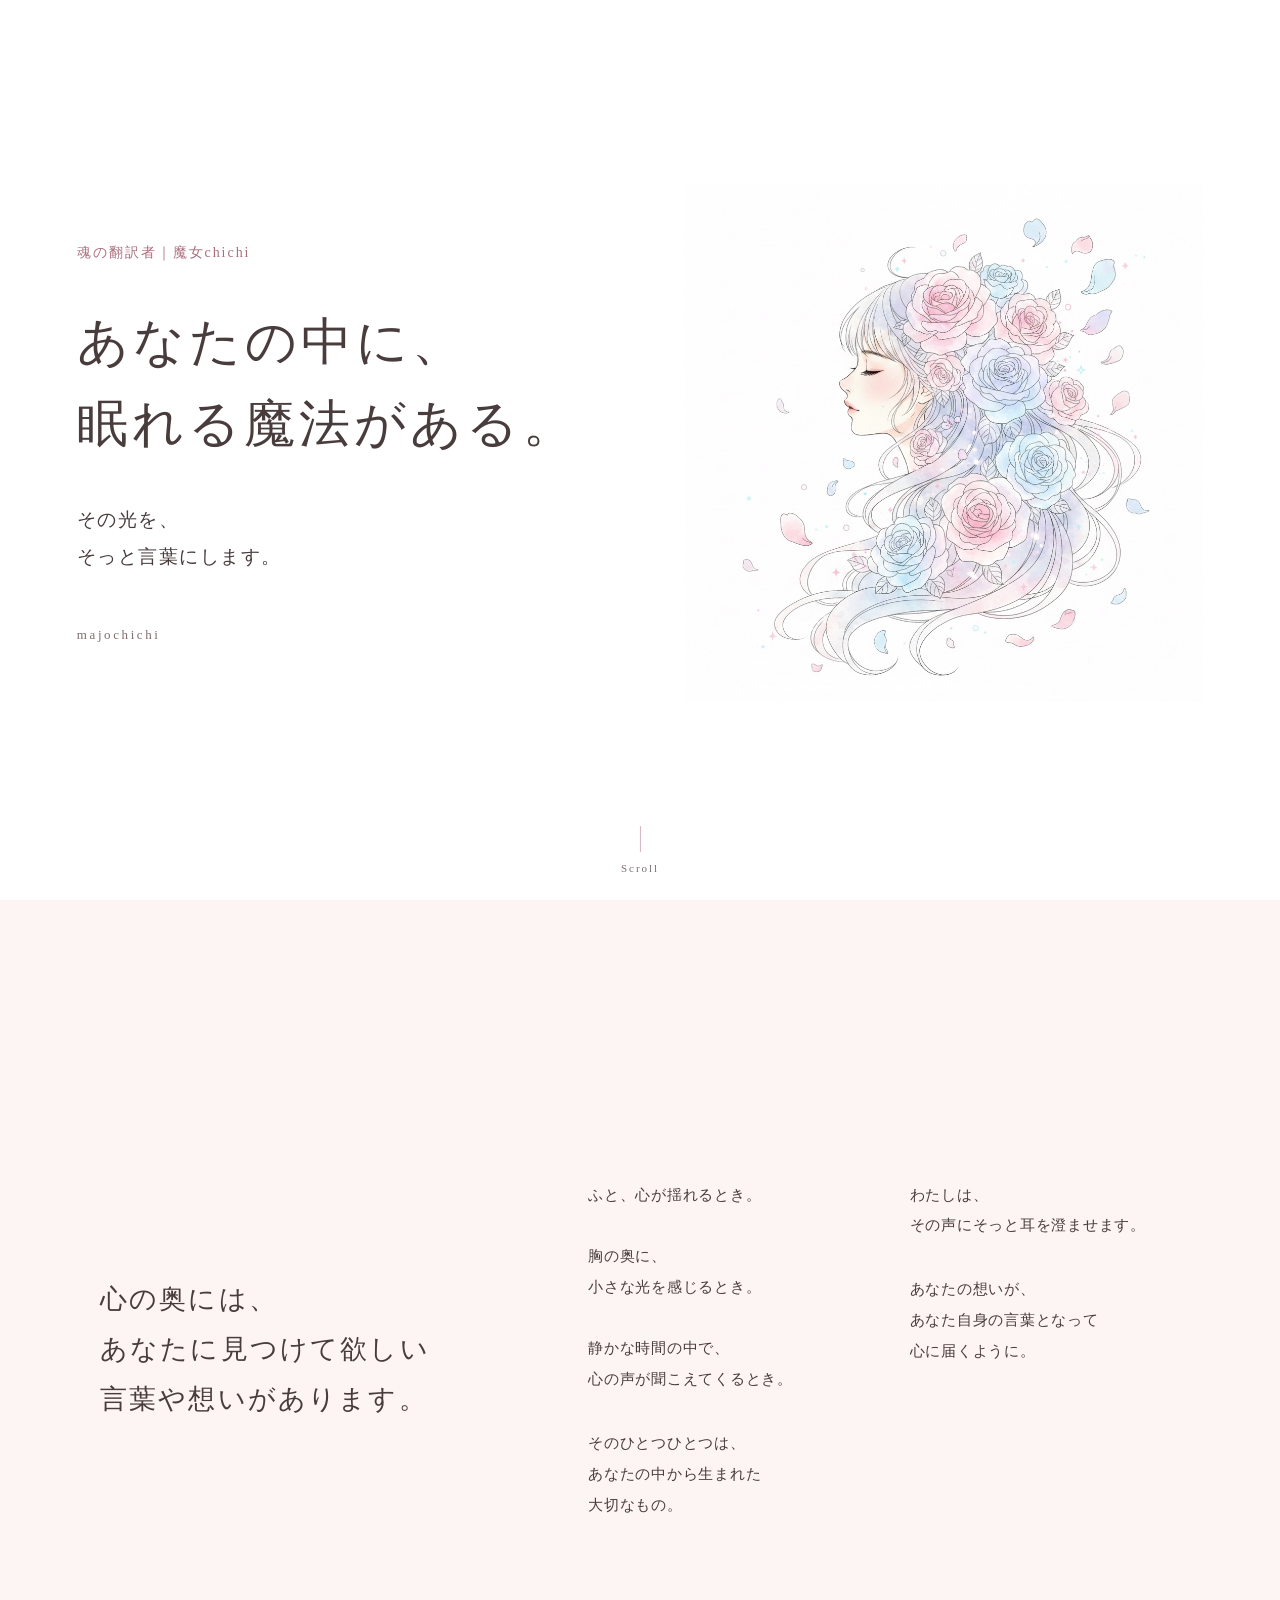
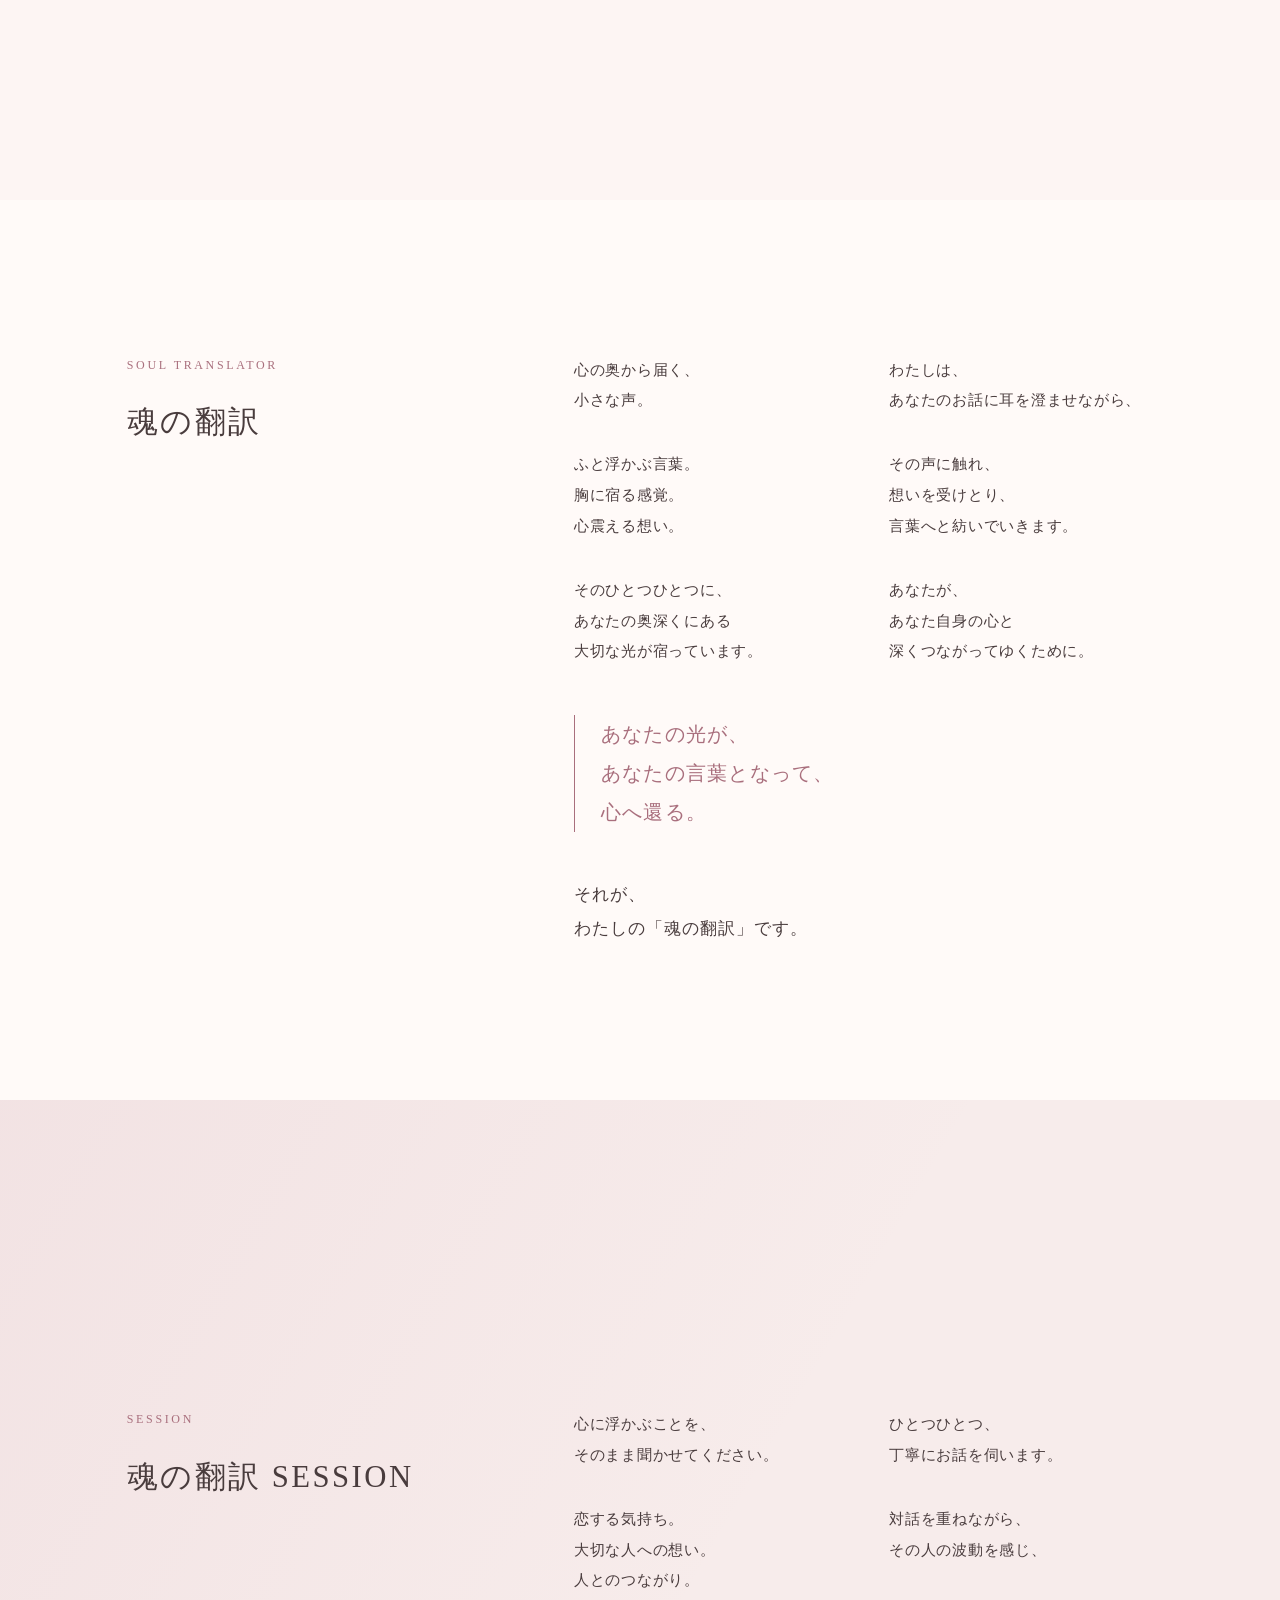
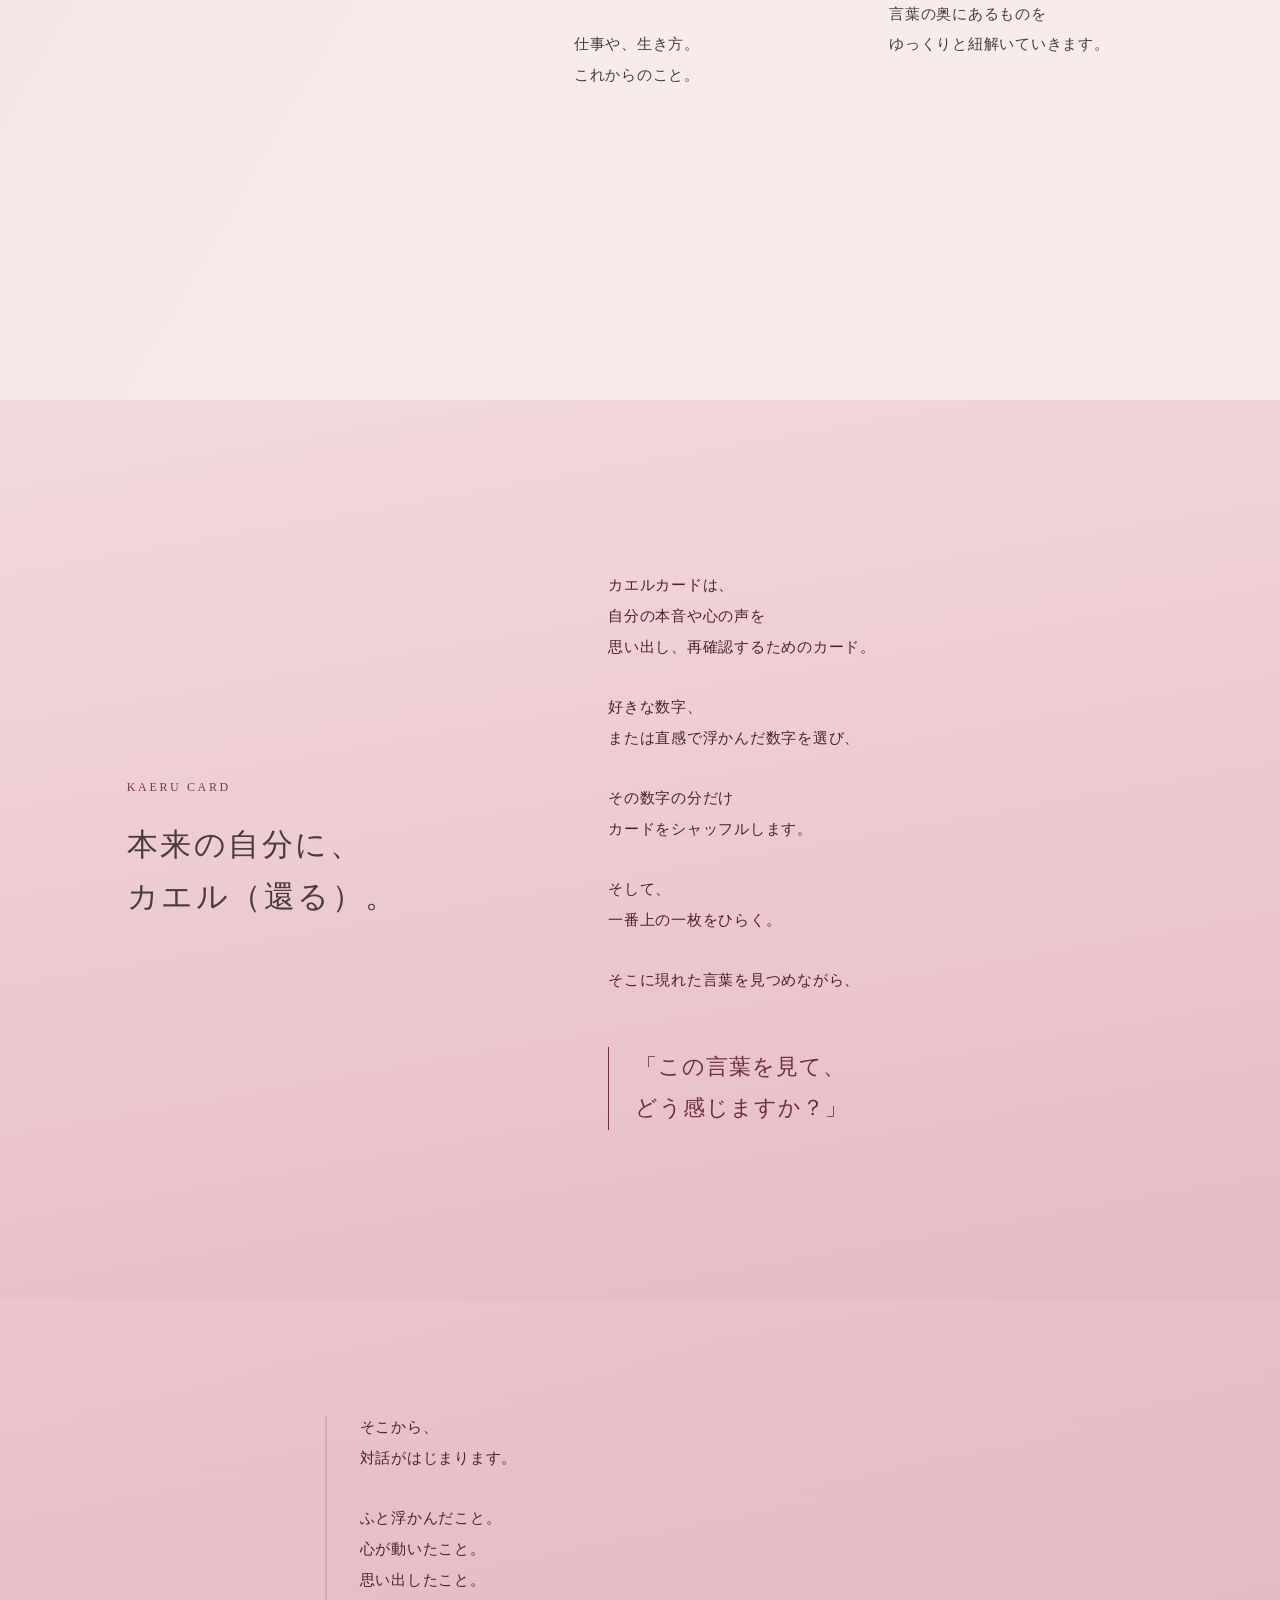
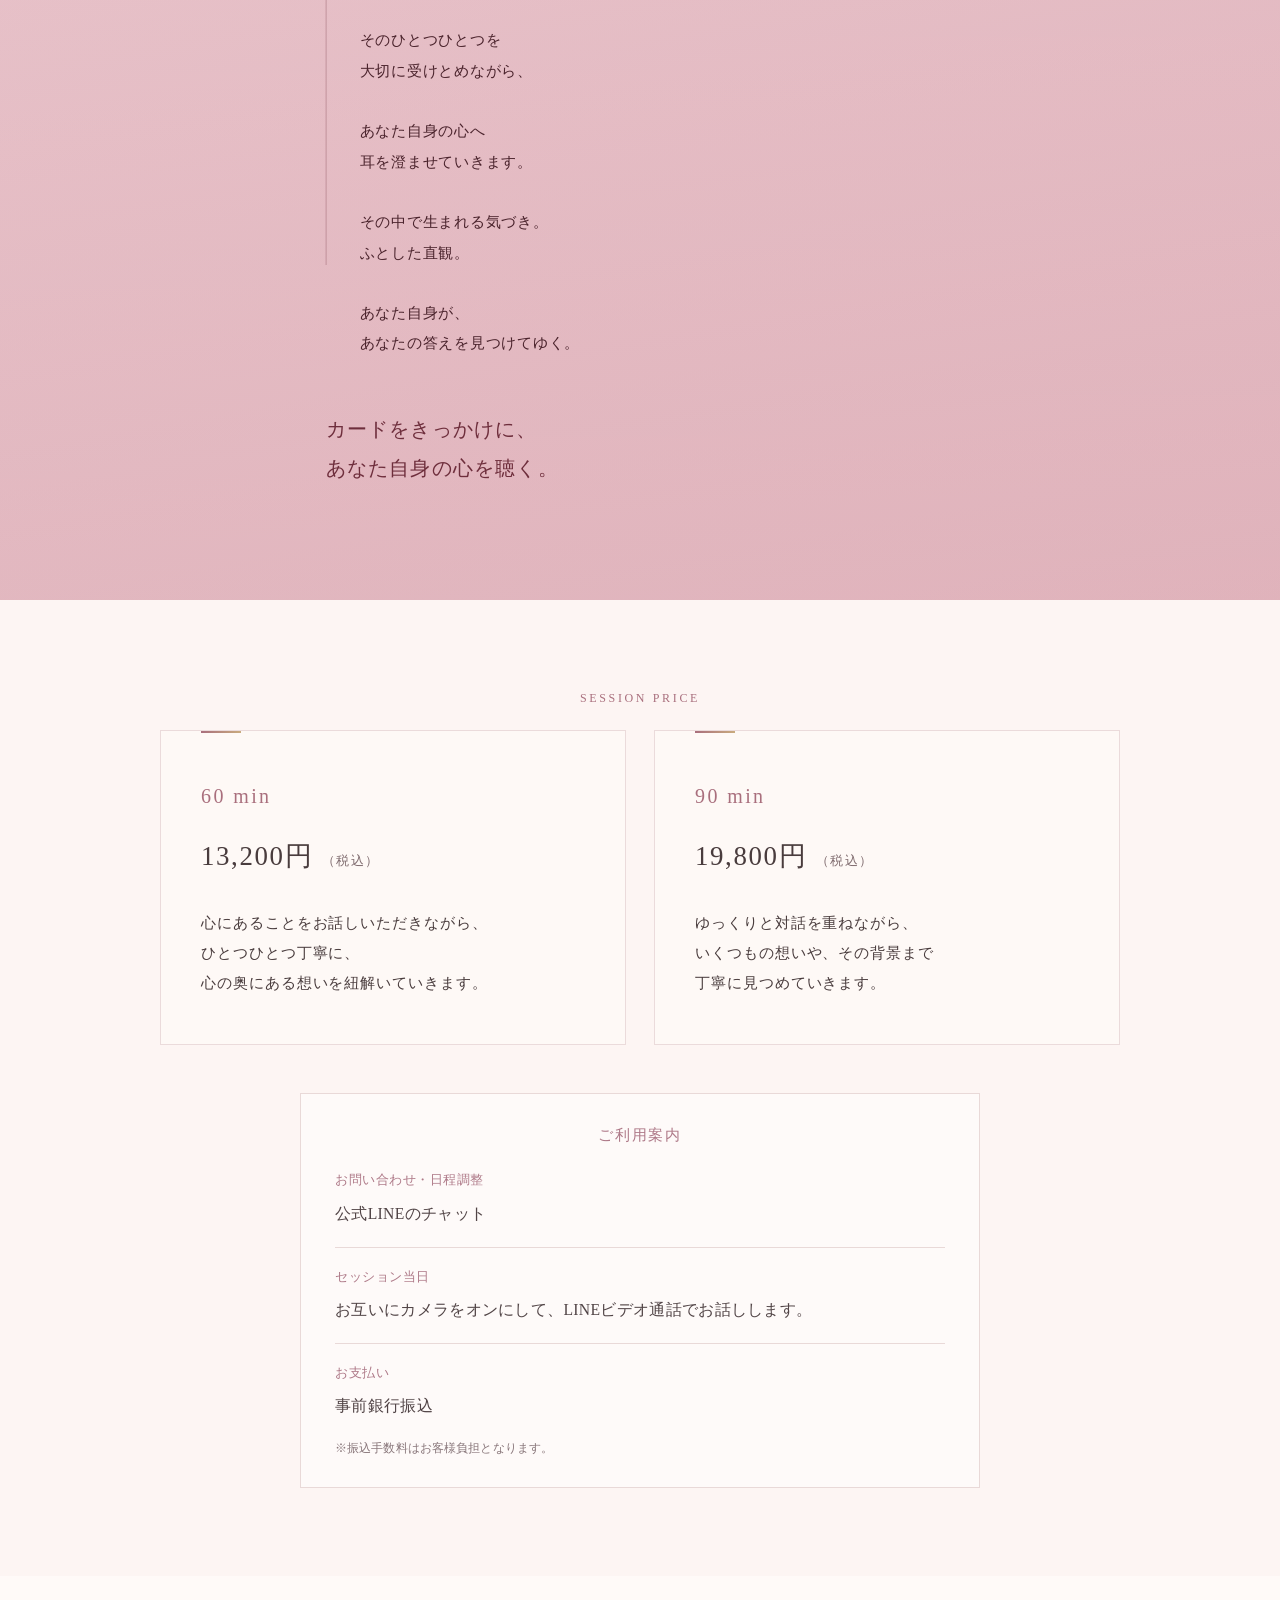
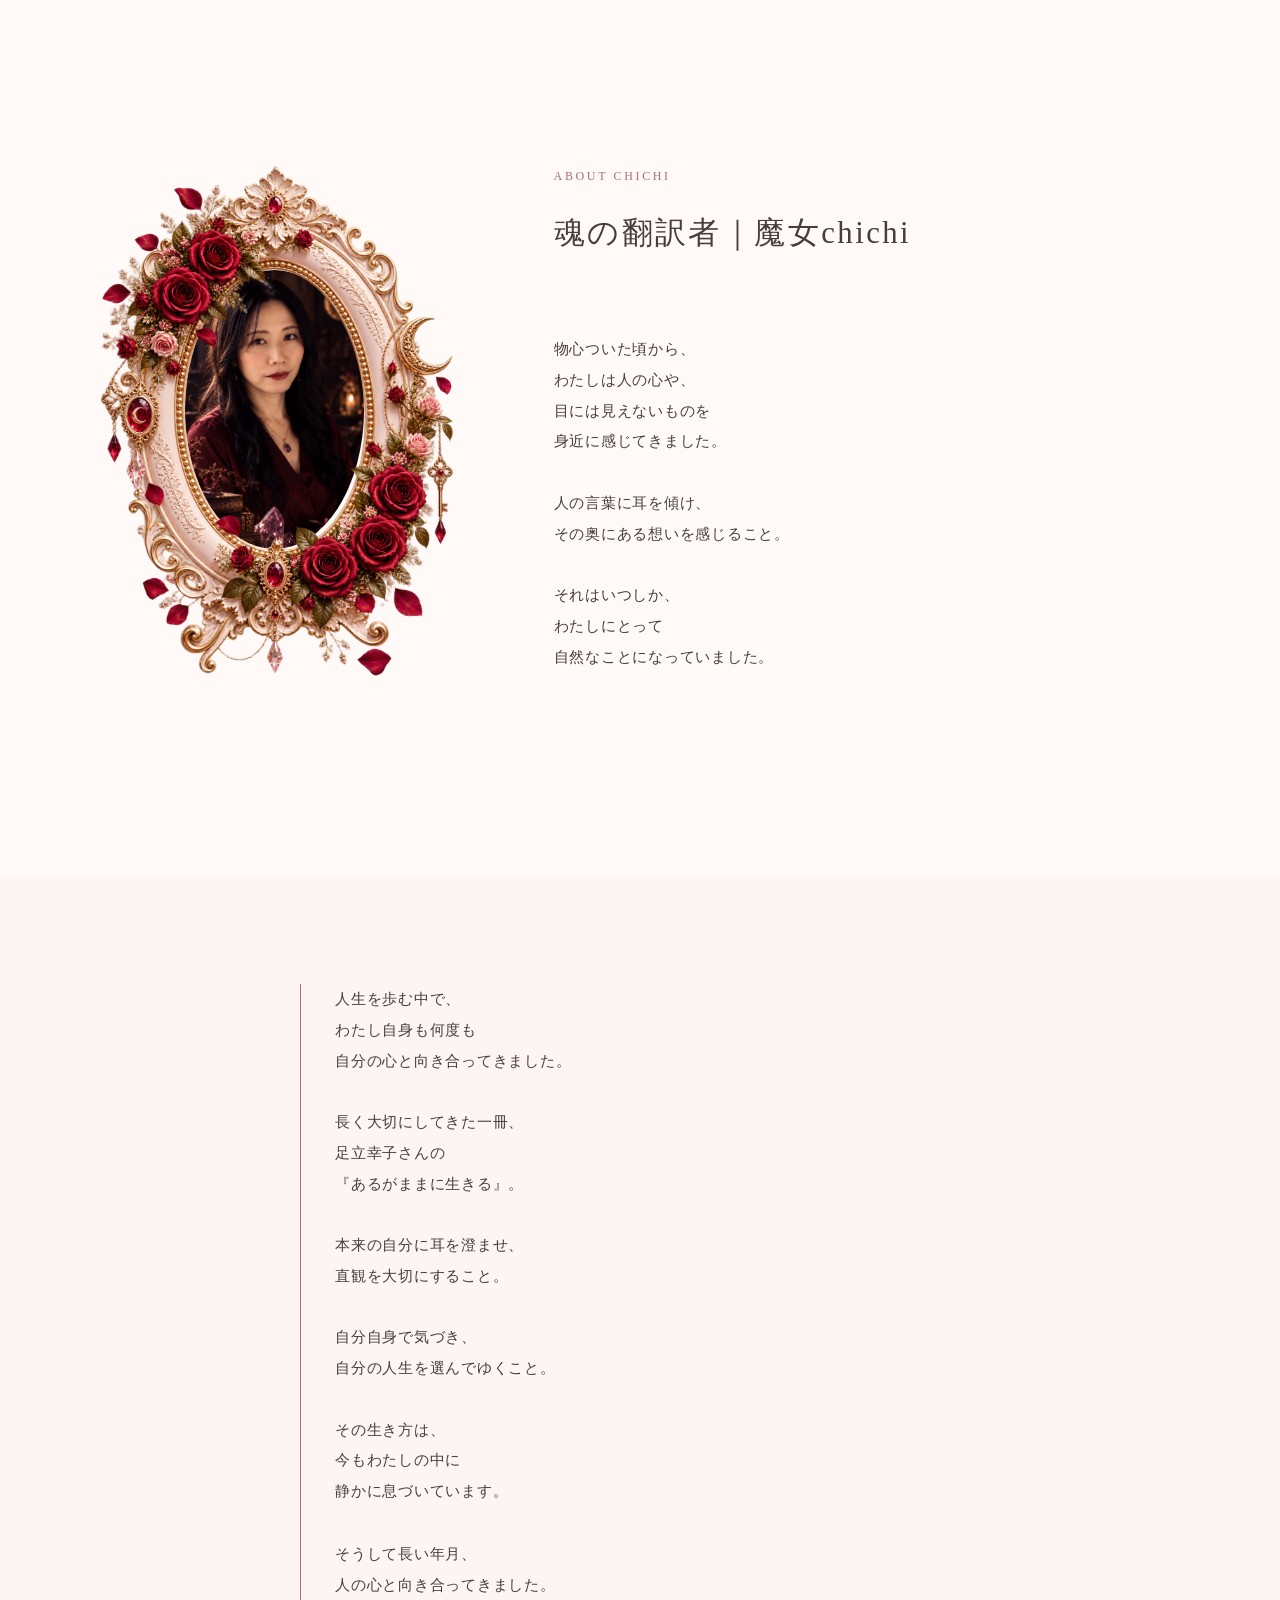
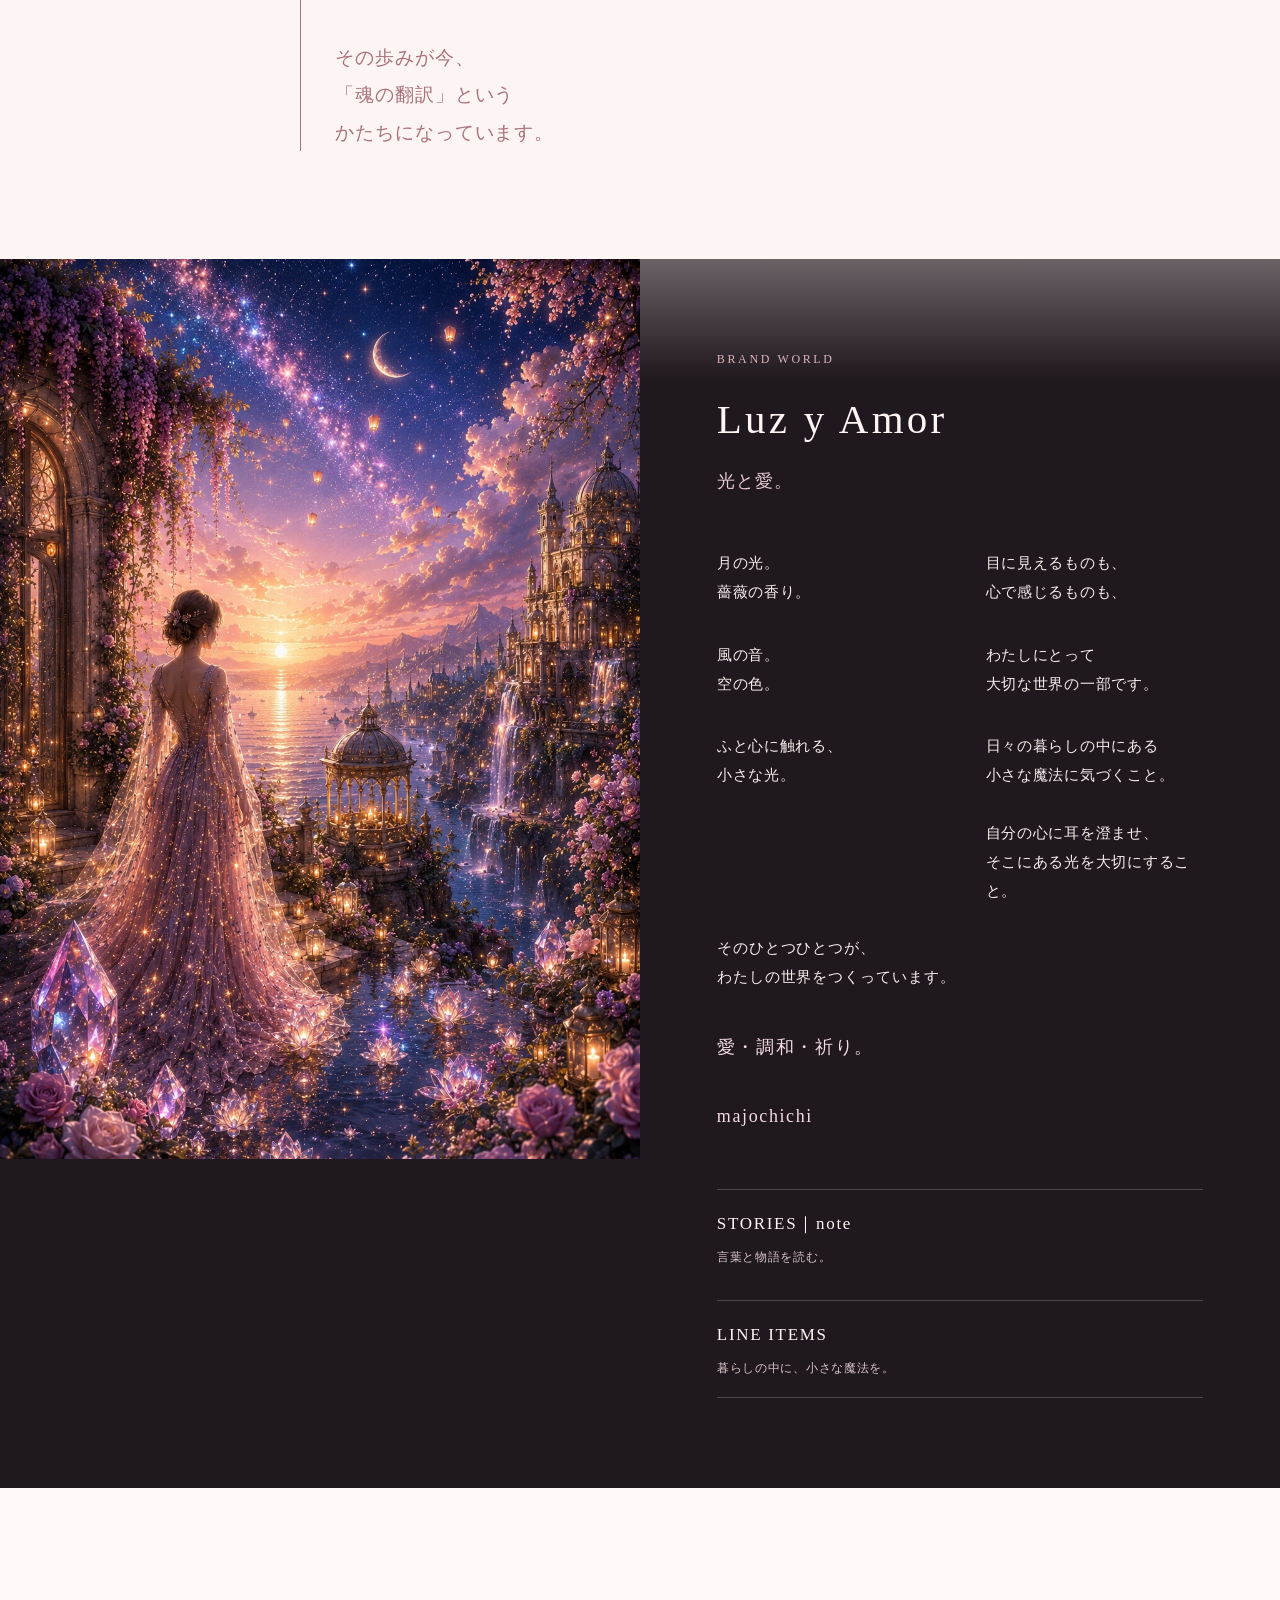
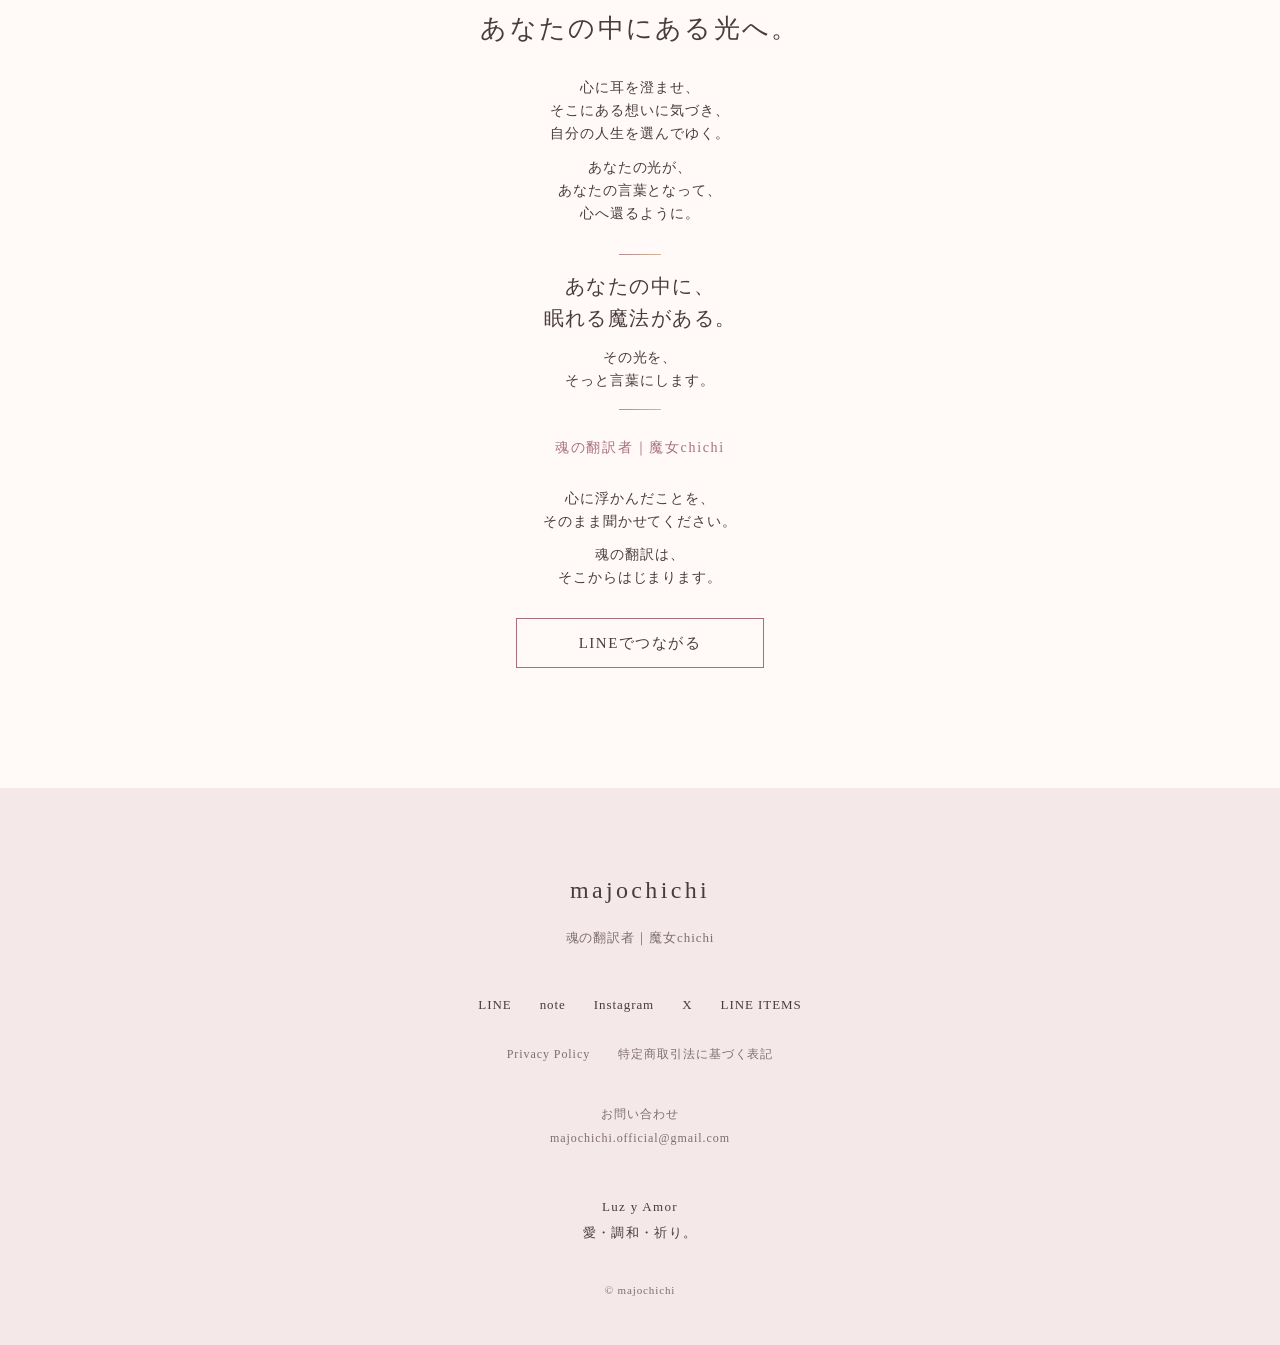
<file: index_mobile_footer_note_instagram_x.html>
<!DOCTYPE html>
<html lang="ja">
<head>
  <meta charset="UTF-8">
  <meta name="viewport" content="width=device-width, initial-scale=1.0">

  <link rel="stylesheet" href="style.css">
  <link rel="stylesheet" href="kaeru-fix.css">

  <title>魂の翻訳者｜魔女chichi｜majochichi</title>

  <meta
    name="description"
    content="あなたの中に、眠れる魔法がある。その光を、そっと言葉にします。魂の翻訳者｜魔女chichi"
  >
  <style>
    .keep-phrase { white-space: nowrap; }
    @media (max-width: 640px) {
      .keep-phrase { white-space: normal; }
    }

    /* SESSION PRICE: approved guidance layout (PC and mobile) */
    #session-price .session-info.session-guide {
      box-sizing: border-box;
      width: min(100%, 680px);
      margin: 48px auto 0;
      padding: 28px 34px;
      border: 1px solid #e9d9d8;
      background: rgba(255, 255, 255, 0.48);
      text-align: left;
    }
    #session-price .session-guide-title {
      margin: 0 0 22px;
      color: #ae7988;
      text-align: center;
      font-size: 0.95rem;
      font-weight: 500;
      letter-spacing: 0.12em;
      line-height: 1.7;
    }
    #session-price .session-guide-item {
      padding: 0 0 18px;
      margin: 0 0 18px;
      border-bottom: 1px solid #e9d9d8;
    }
    #session-price .session-guide-item:last-child {
      padding-bottom: 0;
      margin-bottom: 0;
      border-bottom: 0;
    }
    #session-price .session-guide-label {
      margin: 0 0 7px;
      color: #ae7988;
      font-size: 0.82rem;
      font-weight: 500;
      letter-spacing: 0.04em;
      line-height: 1.7;
    }
    #session-price .session-info.session-guide .session-guide-value {
      margin: 0;
      color: #514446;
      font-size: 0.98rem;
      letter-spacing: 0.02em;
      line-height: 1.9;
      overflow-wrap: anywhere;
    }
    #session-price .session-info.session-guide .session-note {
      margin: 7px 0 0;
      color: #89777b;
      font-size: 0.78rem;
      letter-spacing: 0.01em;
      line-height: 1.8;
      text-align: left;
    }
    #session-price .session-mobile-break { display: none; }

    @media (max-width: 640px) {
      #session-price .session-info.session-guide {
        width: 100%;
        margin-top: 32px;
        padding: 24px 20px;
      }
      #session-price .session-guide-title { margin-bottom: 18px; }
      #session-price .session-guide-item { padding-bottom: 15px; margin-bottom: 15px; }
      #session-price .session-info.session-guide .session-guide-value { font-size: 0.94rem; }
      #session-price .session-mobile-break { display: inline; }
    }
    /* Footer: approved three-line layout on smartphones only */
    @media (max-width: 640px) {
      .site-footer .site-footer-links {
        display: grid;
        grid-template-columns: repeat(3, max-content);
        justify-content: center;
        justify-items: center;
        column-gap: 1.4em;
        row-gap: 0.65em;
        text-align: center;
      }
      .site-footer .site-footer-links > a { margin: 0; position: relative; }
      .site-footer .site-footer-links > a:nth-child(1),
      .site-footer .site-footer-links > a:nth-child(5) { grid-column: 1 / -1; }
    }
  </style>
</head>

<body>

  <main>

    <!-- FIRST VIEW -->
    <section id="first-view">

      <div class="first-view-inner">

        <div class="first-view-copy">

          <p class="first-view-role">
            魂の翻訳者｜魔女chichi
          </p>

          <h1>
            あなたの中に、<br>
            <span class="keep-line">眠れる魔法がある。</span>
          </h1>

          <p class="first-view-message">
            その光を、<br>
            そっと言葉にします。
          </p>

          <p class="first-view-signature">
            majochichi
          </p>

        </div>


        <div class="first-view-visual">

          <img
            src="assets/first-view.jpg"
            alt="薔薇と光に包まれ、静かに目を閉じる女性のイラスト"
          >

        </div>

      </div>

      <p class="first-view-scroll">
        <span class="scroll-line" aria-hidden="true"></span>
        Scroll
      </p>

    </section>


    <!-- MESSAGE -->
    <section id="message" class="message-section">

      <div class="petals" aria-hidden="true">
        <span class="light light--a" style="left:7%; top:66%; --w:5px; --h:5px; animation-duration:11s; animation-delay:0s; --drift-1:14px; --drift-2:-10px; --peak-opacity:0.35;"></span>
        <span class="light light--b" style="left:92%; top:60%; --w:6px; --h:6px; animation-duration:14s; animation-delay:5s; --drift-1:-16px; --drift-2:12px; --peak-opacity:0.4;"></span>
        <span class="light light--c" style="left:10%; top:73%; --w:4px; --h:4px; animation-duration:9.5s; animation-delay:8s; --drift-1:12px; --drift-2:-14px; --peak-opacity:0.3;"></span>
      </div>

      <div class="message-inner">

        <p class="message-lead">
          心の奥には、<br>
          あなたに見つけて欲しい<br>
          言葉や想いがあります。
        </p>

        <div class="content-columns">

          <div class="content-col">

            <p>
              ふと、心が揺れるとき。<br><br>
              胸の奥に、<br>
              小さな光を感じるとき。<br><br>
              静かな時間の中で、<br>
              心の声が聞こえてくるとき。
            </p>

            <p>
              そのひとつひとつは、<br>
              あなたの中から生まれた<br>
              大切なもの。
            </p>

          </div>

          <div class="content-col">

            <p>
              わたしは、<br>
              その声にそっと耳を澄ませます。
            </p>

            <p>
              あなたの想いが、<br>
              あなた自身の言葉となって<br>
              心に届くように。
            </p>

          </div>

        </div>

      </div>

    </section>


    <!-- SOUL TRANSLATOR -->
    <section
      id="soul-translator"
      class="soul-translator-section"
    >

      <div class="petals" aria-hidden="true">
        <span class="light light--b" style="left:6%; top:58%; --w:5px; --h:5px; animation-duration:12.5s; animation-delay:1s; --drift-1:13px; --drift-2:-11px; --peak-opacity:0.4;"></span>
        <span class="light light--c" style="left:94%; top:64%; --w:6px; --h:6px; animation-duration:15.5s; animation-delay:6s; --drift-1:-15px; --drift-2:10px; --peak-opacity:0.35;"></span>
        <span class="light light--a" style="left:50%; top:86%; --w:4px; --h:4px; animation-duration:10s; animation-delay:9s; --drift-1:10px; --drift-2:-13px; --peak-opacity:0.3;"></span>
      </div>

      <div class="section-split">

        <div class="section-meta">

          <p class="section-label">
            SOUL TRANSLATOR
          </p>

          <h2 class="section-title">
            魂の翻訳
          </h2>

        </div>

        <div class="section-content">

          <div class="content-columns">

            <div class="content-col">

              <p>
                心の奥から届く、<br>
                小さな声。
              </p>

              <p>
                ふと浮かぶ言葉。<br>
                胸に宿る感覚。<br>
                心震える想い。
              </p>

              <p>
                そのひとつひとつに、<br>
                あなたの奥深くにある<br>
                大切な光が宿っています。
              </p>

            </div>

            <div class="content-col">

              <p>
                わたしは、<br>
                <span class="keep-phrase">あなたのお話に耳を澄ませながら、</span>
              </p>

              <p>
                その声に触れ、<br>
                想いを受けとり、<br>
                言葉へと紡いでいきます。
              </p>

              <p>
                あなたが、<br>
                あなた自身の心と<br>
                深くつながってゆくために。
              </p>

            </div>

          </div>

          <p class="pull-quote soul-translator-key">
            あなたの光が、<br>
            あなたの言葉となって、<br>
            心へ還る。
          </p>

          <p class="soul-translator-ending">
            それが、<br>
            わたしの「魂の翻訳」です。
          </p>

        </div>

      </div>

    </section>


    <!-- SESSION -->
    <section id="session" class="session-section">

      <div class="section-split">

        <div class="section-meta">

          <p class="section-label">
            SESSION
          </p>

          <h2 class="section-title">
            魂の翻訳 SESSION
          </h2>

        </div>

        <div class="section-content">

          <div class="content-columns">

            <div class="content-col">

              <p>
                心に浮かぶことを、<br>
                そのまま聞かせてください。
              </p>

              <p>
                恋する気持ち。<br>
                大切な人への想い。<br>
                人とのつながり。
              </p>

              <p>
                仕事や、生き方。<br>
                これからのこと。
              </p>

            </div>

            <div class="content-col">

              <p>
                ひとつひとつ、<br>
                丁寧にお話を伺います。
              </p>

              <p>
                対話を重ねながら、<br>
                その人の波動を感じ、
              </p>

              <p>
                言葉の奥にあるものを<br>
                ゆっくりと紐解いていきます。
              </p>

            </div>

          </div>

        </div>

      </div>

    </section>


    <!-- KAERU CARD -->
    <section id="kaeru-card" class="kaeru-card-section kaeru-card-two-screen">

      <!-- SCREEN 1 -->
      <div class="kaeru-screen kaeru-screen-intro">
        <div class="kaeru-screen-inner">

          <div class="kaeru-screen-meta">
            <p class="section-label">KAERU CARD</p>

            <h2 class="section-title">
              本来の自分に、<br>
              カエル（還る）。
            </h2>
          </div>

          <div class="kaeru-screen-content">
            <div class="kaeru-reading-block">
              <p>
                カエルカードは、<br>
                自分の本音や心の声を<br>
                思い出し、再確認するためのカード。
              </p>

              <p>
                好きな数字、<br>
                または直感で浮かんだ数字を選び、
              </p>

              <p>
                その数字の分だけ<br>
                カードをシャッフルします。
              </p>

              <p>
                そして、<br>
                一番上の一枚をひらく。
              </p>

              <p>
                そこに現れた言葉を見つめながら、
              </p>
            </div>

            <p class="pull-quote kaeru-question">
              「この言葉を見て、<br>
              どう感じますか？」
            </p>
          </div>

        </div>
      </div>

      <!-- SCREEN 2 -->
      <div class="kaeru-screen kaeru-screen-dialogue">
        <div class="kaeru-dialogue-inner">

          <div class="kaeru-reading-block">
            <p>
              そこから、<br>
              対話がはじまります。
            </p>

            <p>
              ふと浮かんだこと。<br>
              心が動いたこと。<br>
              思い出したこと。
            </p>

            <p>
              そのひとつひとつを<br>
              大切に受けとめながら、
            </p>

            <p>
              あなた自身の心へ<br>
              耳を澄ませていきます。
            </p>

            <p>
              その中で生まれる気づき。<br>
              ふとした直観。
            </p>

            <p>
              あなた自身が、<br>
              あなたの答えを見つけてゆく。
            </p>
          </div>

          <p class="kaeru-ending">
            カードをきっかけに、<br>
            あなた自身の心を聴く。
          </p>

        </div>
      </div>

    </section>


    <!-- SESSION PRICE -->
    <section
      id="session-price"
      class="session-price-section"
    >

      <div class="session-price-inner">

        <p class="section-label">
          SESSION PRICE
        </p>

        <div class="session-price-grid">

          <div class="price-card">

            <h3>
              60 min
            </h3>

            <p class="price">
              13,200円
              <span>（税込）</span>
            </p>

            <p>
              心にあることをお話しいただきながら、<br>
              ひとつひとつ丁寧に、<br>
              心の奥にある想いを紐解いていきます。
            </p>

          </div>


          <div class="price-card">

            <h3>
              90 min
            </h3>

            <p class="price">
              19,800円
              <span>（税込）</span>
            </p>

            <p>
              ゆっくりと対話を重ねながら、<br>
              いくつもの想いや、その背景まで<br>
              丁寧に見つめていきます。
            </p>

          </div>

        </div>


        <div class="session-info session-guide" aria-label="ご利用案内">
          <h3 class="session-guide-title">ご利用案内</h3>

          <div class="session-guide-item">
            <p class="session-guide-label">お問い合わせ・日程調整</p>
            <p class="session-guide-value">公式LINEのチャット</p>
          </div>

          <div class="session-guide-item">
            <p class="session-guide-label">セッション当日</p>
            <p class="session-guide-value">お互いにカメラをオンにして、<br class="session-mobile-break">LINEビデオ通話でお話しします。</p>
          </div>

          <div class="session-guide-item">
            <p class="session-guide-label">お支払い</p>
            <p class="session-guide-value">事前銀行振込</p>
            <p class="session-note">※振込手数料はお客様負担となります。</p>
          </div>
        </div>

      </div>

    </section>


    <!-- ABOUT CHICHI -->
    <section
      id="about-chichi"
      class="about-chichi-section"
    >

      <div class="about-chichi-screen about-chichi-screen-portrait">

        <div class="about-chichi-inner">

          <div class="about-chichi-meta">

            <p class="section-label">
              ABOUT CHICHI
            </p>

            <h2 class="section-title">
              魂の翻訳者｜魔女chichi
            </h2>

          </div>


          <div class="about-chichi-visual">

            <div class="about-chichi-portrait">
              <img
                src="assets/about-chichi.png"
                alt="魂の翻訳者｜魔女chichi"
              >
            </div>

            <img
              class="about-chichi-frame"
              src="assets/about-frame.png"
              alt=""
              aria-hidden="true"
            >

          </div>


          <div class="about-chichi-body about-chichi-intro">

            <p>
              物心ついた頃から、<br>
              わたしは人の心や、<br>
              目には見えないものを<br>
              身近に感じてきました。<br><br>
              人の言葉に耳を傾け、<br>
              その奥にある想いを感じること。<br><br>
              それはいつしか、<br>
              わたしにとって<br>
              自然なことになっていました。
            </p>

          </div>

        </div>

      </div>


      <div class="about-chichi-screen about-chichi-screen-philosophy">

        <div class="petals" aria-hidden="true">
          <span class="petal petal--a" style="left:16%; top:-6%; --w:13px; --h:17px; animation-duration:14s; animation-delay:0s; --drift-1:28px; --drift-2:-18px; --drift-3:22px; --rot-1:25deg; --rot-2:-15deg; --rot-3:40deg; --peak-opacity:0.5;"><span class="petal-shape"></span></span>
          <span class="petal petal--b" style="left:78%; top:-9%; --w:19px; --h:24px; animation-duration:21s; animation-delay:6s; --drift-1:-32px; --drift-2:26px; --drift-3:-28px; --rot-1:-30deg; --rot-2:18deg; --rot-3:-50deg; --peak-opacity:0.45;"><span class="petal-shape"></span></span>
          <span class="petal petal--c" style="left:48%; top:-7%; --w:16px; --h:20px; animation-duration:18s; animation-delay:10s; --drift-1:24px; --drift-2:-20px; --drift-3:26px; --rot-1:20deg; --rot-2:-35deg; --rot-3:55deg; --peak-opacity:0.55;"><span class="petal-shape"></span></span>
          <span class="petal petal--a" style="left:30%; top:-10%; --w:25px; --h:31px; animation-duration:24s; animation-delay:3s; --drift-1:-40px; --drift-2:30px; --drift-3:-35px; --rot-1:-25deg; --rot-2:20deg; --rot-3:-60deg; --peak-opacity:0.4;"><span class="petal-shape"></span></span>
        </div>

        <div class="about-chichi-philosophy-inner">

          <div class="about-chichi-body about-chichi-philosophy">

            <p>
              人生を歩む中で、<br>
              わたし自身も何度も<br>
              自分の心と向き合ってきました。<br><br>
              長く大切にしてきた一冊、<br>
              足立幸子さんの<br>
              『あるがままに生きる』。<br><br>
              本来の自分に耳を澄ませ、<br>
              直観を大切にすること。<br><br>
              自分自身で気づき、<br>
              自分の人生を選んでゆくこと。<br><br>
              その生き方は、<br>
              今もわたしの中に<br>
              静かに息づいています。
            </p>

            <p>
              そうして長い年月、<br>
              人の心と向き合ってきました。
            </p>

          </div>

          <p class="about-chichi-ending">
            その歩みが今、<br>
            「魂の翻訳」という<br>
            かたちになっています。
          </p>

        </div>

      </div>

    </section>


    <!-- BRAND WORLD -->
    <section
      id="brand-world"
      class="brand-world-section"
    >

      <div class="brand-world-inner">

        <div class="brand-world-visual">

          <img
            src="assets/brand-world.jpg"
            alt="月と薔薇と光に包まれたmajochichiの世界"
          >

        </div>


        <div class="brand-world-copy">

          <p class="section-label">
            BRAND WORLD
          </p>

          <h2 class="brand-world-title">
            Luz y Amor
          </h2>

          <p class="brand-world-lead">
            光と愛。
          </p>

          <div class="content-columns brand-world-columns">

            <div class="content-col">

              <p>
                月の光。<br>
                薔薇の香り。
              </p>

              <p>
                風の音。<br>
                空の色。
              </p>

              <p>
                ふと心に触れる、<br>
                小さな光。
              </p>

            </div>

            <div class="content-col">

              <p>
                目に見えるものも、<br>
                心で感じるものも、
              </p>

              <p>
                わたしにとって<br>
                大切な世界の一部です。
              </p>

              <p>
                日々の暮らしの中にある<br>
                小さな魔法に気づくこと。<br><br>
                自分の心に耳を澄ませ、<br>
                そこにある光を大切にすること。
              </p>

            </div>

          </div>

          <p class="brand-world-body-tail">
            そのひとつひとつが、<br>
            わたしの世界をつくっています。
          </p>

          <p class="brand-world-ending">
            愛・調和・祈り。<br><br>
            majochichi
          </p>


          <div class="brand-world-links">

            
              <a
              href="https://note.com/majochichi"
              target="_blank"
              rel="noopener noreferrer"
            >
              <span>
                STORIES｜note
              </span>

              <small>
                言葉と物語を読む。
              </small>
            </a>


            
              <a
              href="https://line.me/S/shop/sticker/author/6569185"
              target="_blank"
              rel="noopener noreferrer"
            >
              <span>
                LINE ITEMS
              </span>

              <small>
                暮らしの中に、小さな魔法を。
              </small>
            </a>

          </div>

        </div>

      </div>

    </section>


    <!-- FINAL MESSAGE -->
    <section
      id="final-message"
      class="final-message-section"
    >

      <div class="petals" aria-hidden="true">
        <span class="light light--a" style="left:10%; top:70%; --w:6px; --h:6px; animation-duration:10s; animation-delay:0s; --drift-1:15px; --drift-2:-12px; --peak-opacity:0.45;"></span>
        <span class="light light--c" style="left:90%; top:66%; --w:5px; --h:5px; animation-duration:13s; animation-delay:4s; --drift-1:-14px; --drift-2:11px; --peak-opacity:0.4;"></span>
        <span class="light light--b" style="left:18%; top:78%; --w:7px; --h:7px; animation-duration:15.5s; animation-delay:8s; --drift-1:16px; --drift-2:-13px; --peak-opacity:0.5;"></span>
        <span class="light light--a" style="left:82%; top:74%; --w:4px; --h:4px; animation-duration:9s; animation-delay:2s; --drift-1:-11px; --drift-2:14px; --peak-opacity:0.35;"></span>
        <span class="light light--c" style="left:50%; top:84%; --w:9px; --h:9px; animation-duration:16s; animation-delay:11s; --drift-1:12px; --drift-2:-15px; --peak-opacity:0.4;"></span>
      </div>

      <div class="final-message-inner">

        <h2>
          あなたの中にある光へ。
        </h2>

        <div class="final-message-lead">

          <p>
            心に耳を澄ませ、<br>
            そこにある想いに気づき、<br>
            自分の人生を選んでゆく。
          </p>

          <p>
            あなたの光が、<br>
            あなたの言葉となって、<br>
            心へ還るように。
          </p>

        </div>

        <div class="final-message-core">

          <span class="final-message-divider" aria-hidden="true"></span>

          <p class="final-message-key">
            あなたの中に、<br>
            眠れる魔法がある。
          </p>

          <p class="final-message-sub">
            その光を、<br>
            そっと言葉にします。
          </p>

          <span class="final-message-divider" aria-hidden="true"></span>

        </div>

        <p class="final-message-role">
          魂の翻訳者｜魔女chichi
        </p>

        <div class="final-message-invite">

          <p>
            心に浮かんだことを、<br>
            そのまま聞かせてください。
          </p>

          <p>
            魂の翻訳は、<br>
            そこからはじまります。
          </p>

        </div>

        
          <a
          class="line-cta"
          href="https://lin.ee/QZUK7N4"
          target="_blank"
          rel="noopener noreferrer"
        >
          LINEでつながる
        </a>

      </div>

    </section>

  </main>


  <!-- FOOTER -->
  <footer class="site-footer">

    <div class="site-footer-inner">

      <p class="site-footer-brand">
        majochichi
      </p>

      <p class="site-footer-role">
        魂の翻訳者｜魔女chichi
      </p>


      <nav
        class="site-footer-links"
        aria-label="外部リンク"
      >

        
          <a
          href="https://lin.ee/QZUK7N4"
          target="_blank"
          rel="noopener noreferrer"
        >
          LINE
        </a>

        
          <a
          href="https://note.com/majochichi"
          target="_blank"
          rel="noopener noreferrer"
        >
          note
        </a>

        
          <a
          href="https://www.instagram.com/majochichi_official/"
          target="_blank"
          rel="noopener noreferrer"
        >
          Instagram
        </a>

          <a
          href="https://x.com/majo_chichi"
          target="_blank"
          rel="noopener noreferrer"
        >
          X
        </a>

          <a
          href="https://line.me/S/shop/sticker/author/6569185"
          target="_blank"
          rel="noopener noreferrer"
        >
          LINE ITEMS
        </a>

      </nav>


      <nav
        class="site-footer-legal"
        aria-label="法務情報"
      >

        <a href="privacy.html">
          Privacy Policy
        </a>

        <a href="tokusho.html">
          特定商取引法に基づく表記
        </a>

      </nav>


      <p class="site-footer-contact">
        お問い合わせ<br>

        <a href="mailto:majochichi.official@gmail.com">
          majochichi.official@gmail.com
        </a>
      </p>


      <p class="site-footer-motto">
        Luz y Amor<br>
        愛・調和・祈り。
      </p>

      <p class="site-footer-copyright">
        © majochichi
      </p>

    </div>

  </footer>

</body>
</html>
</file>
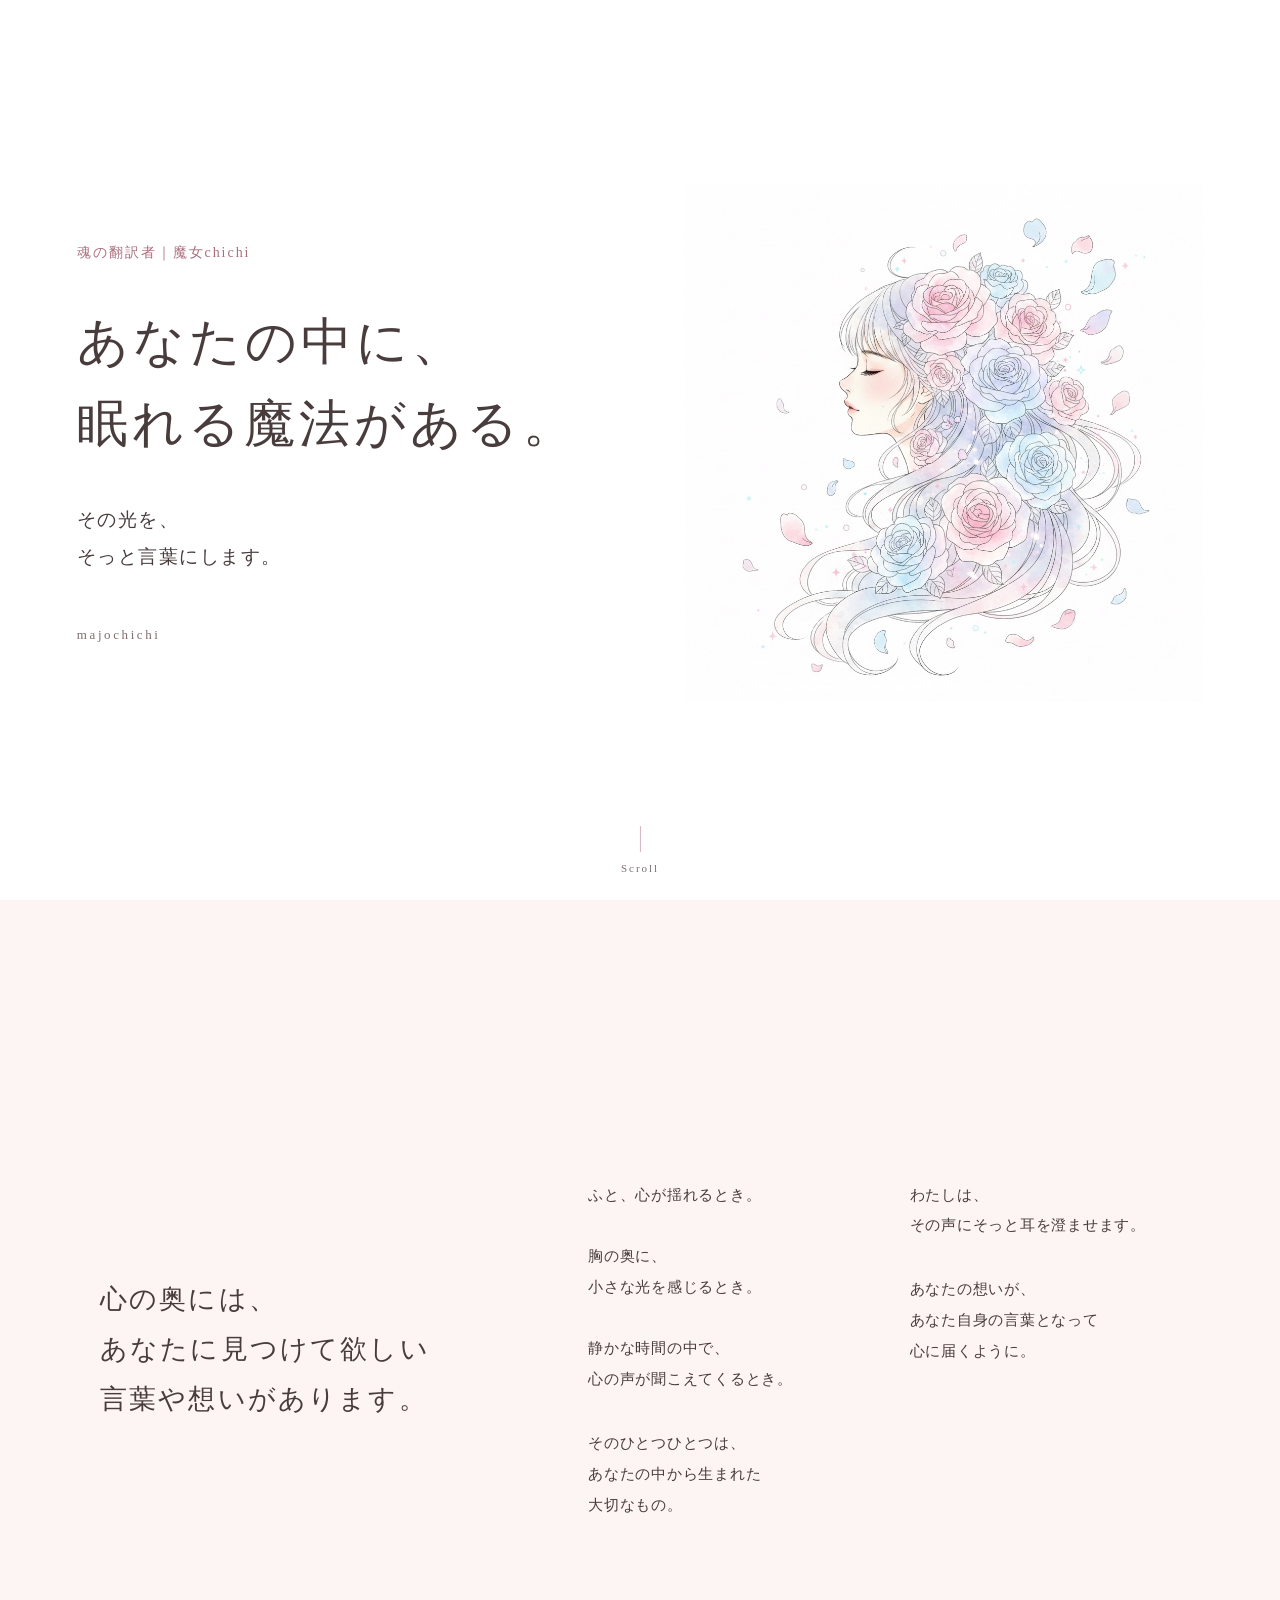
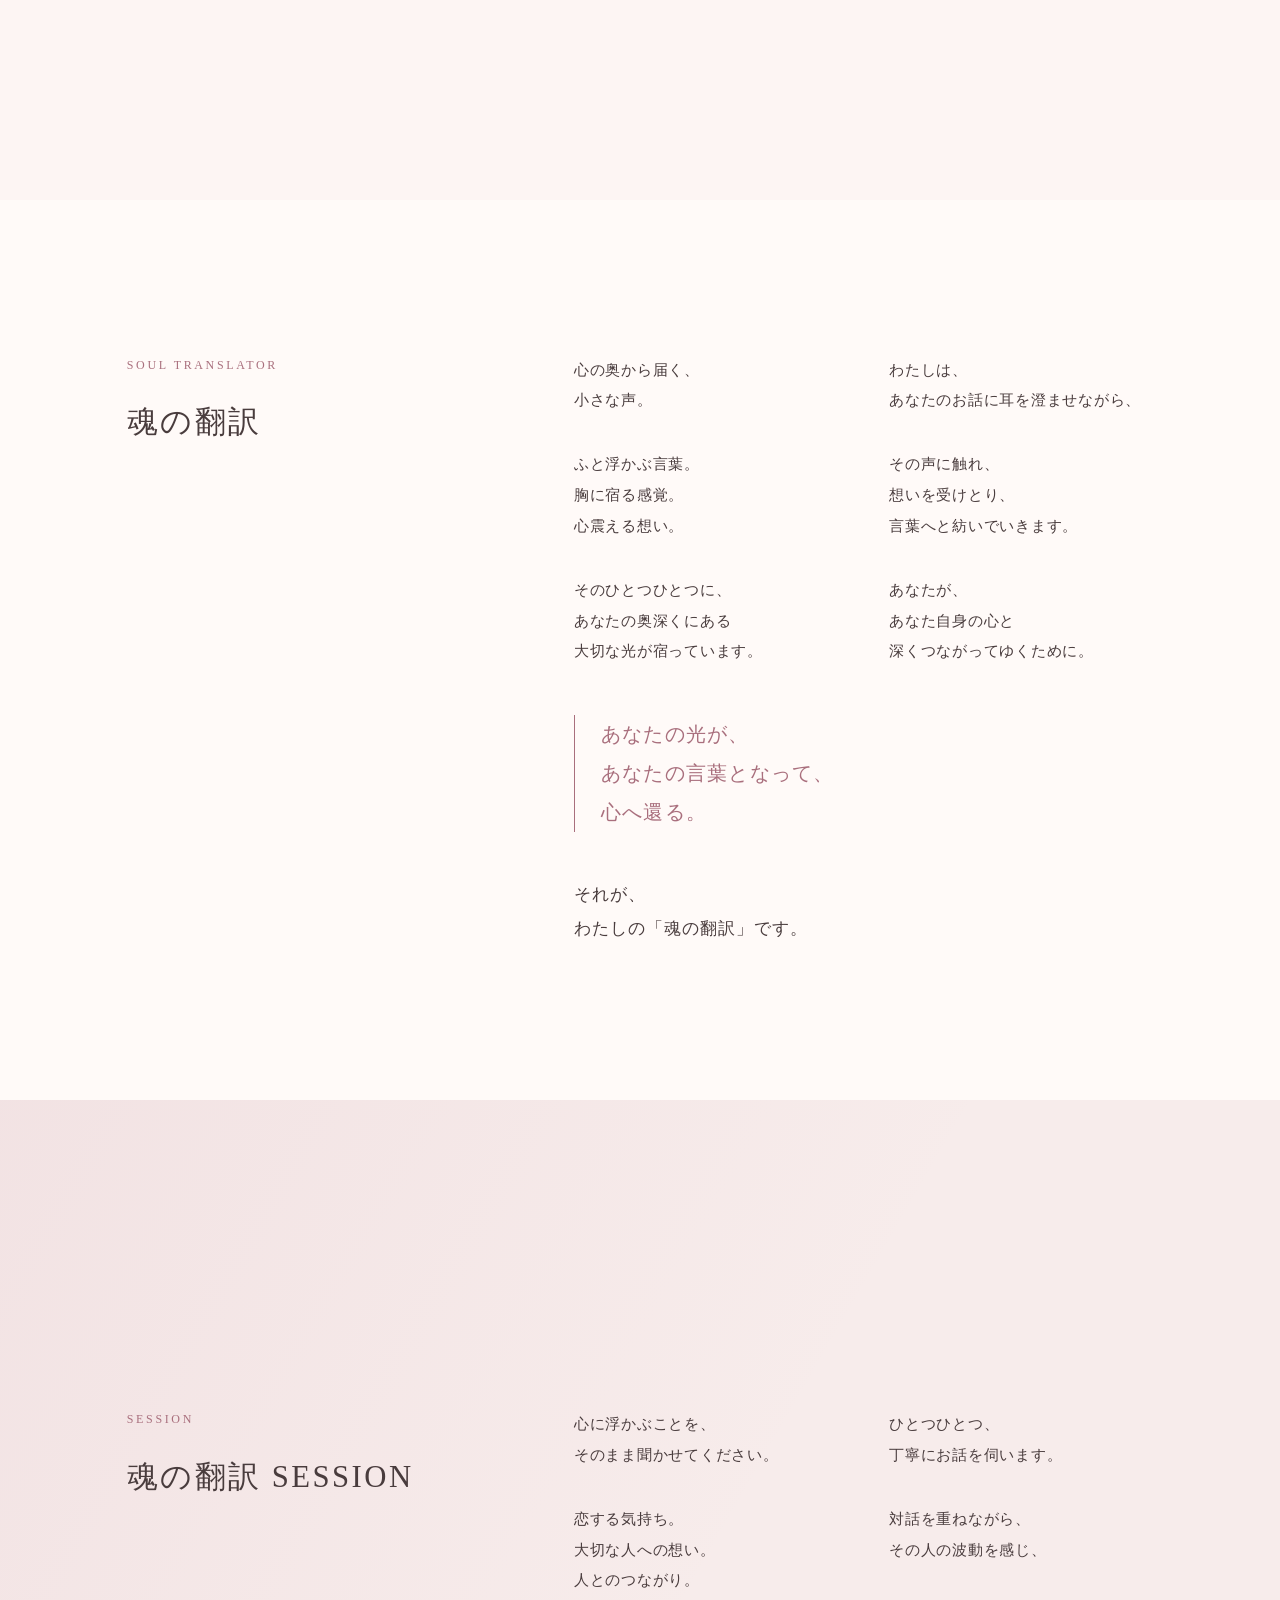
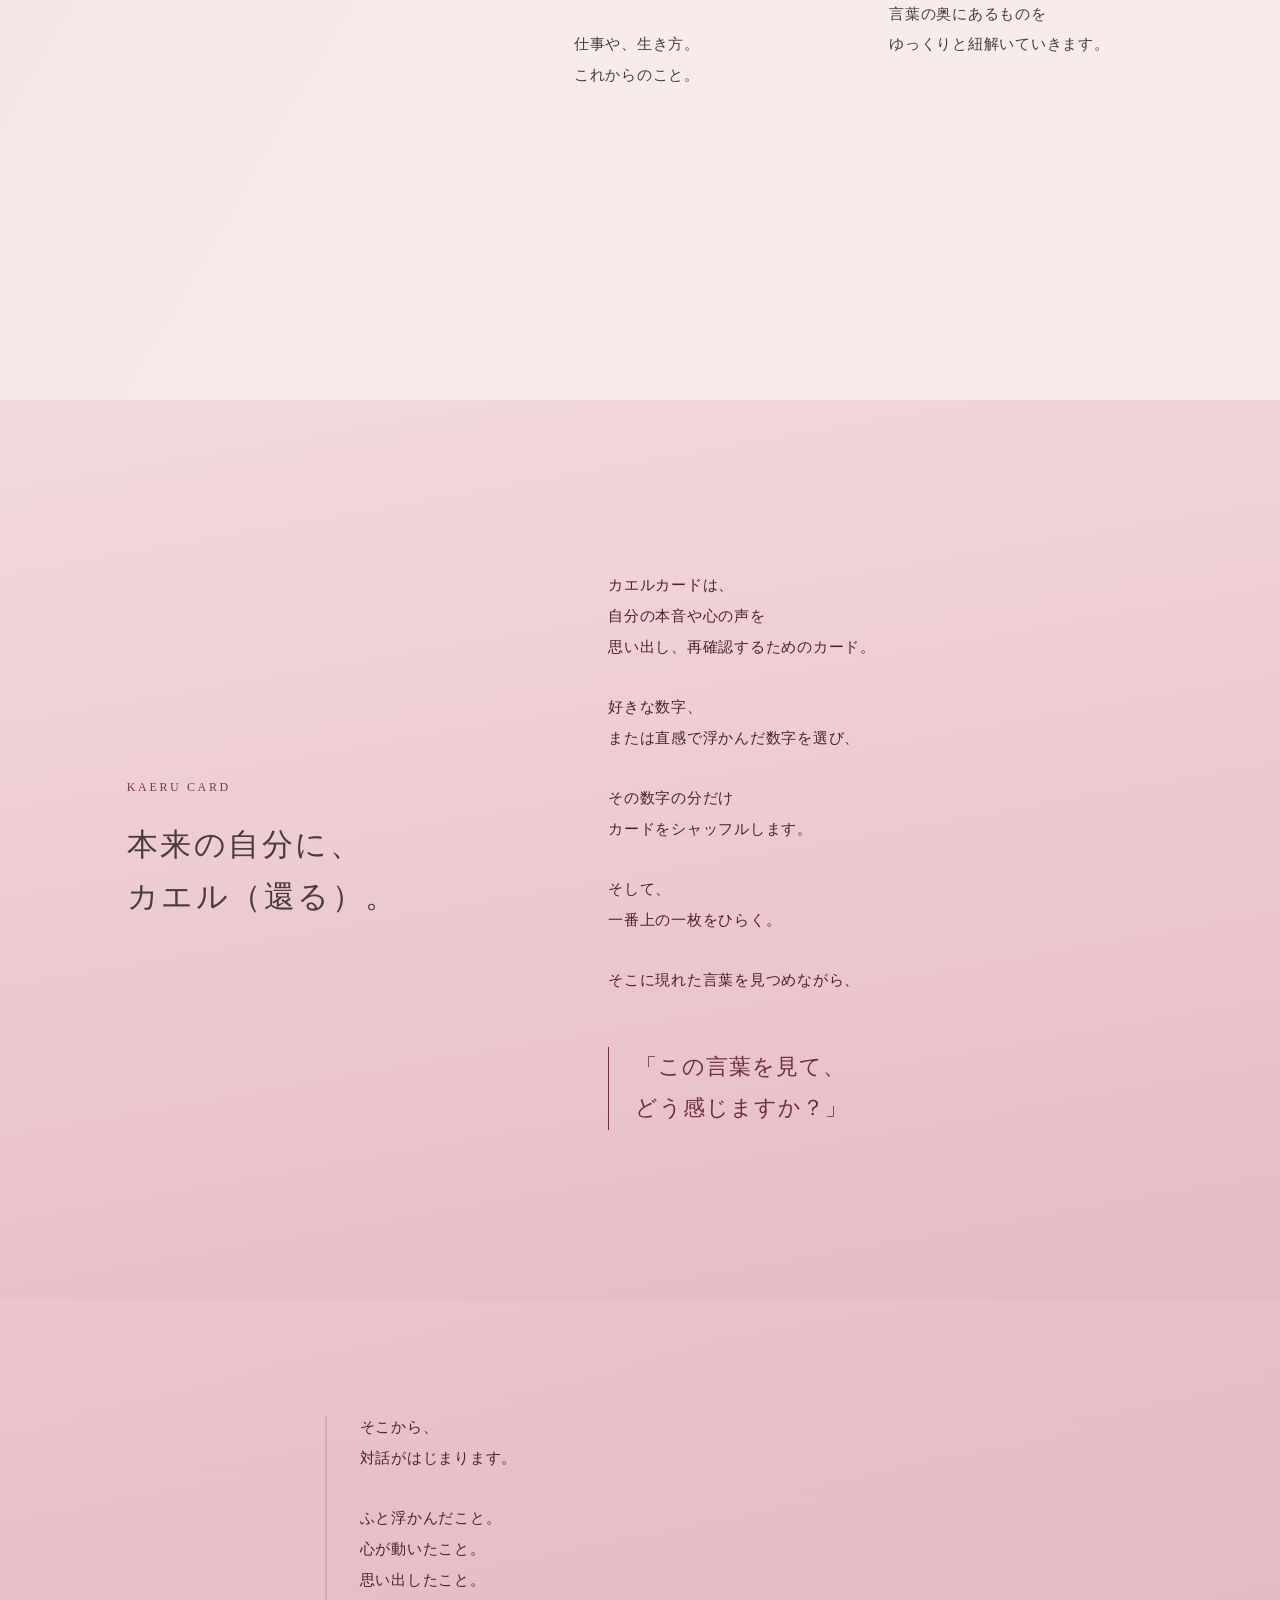
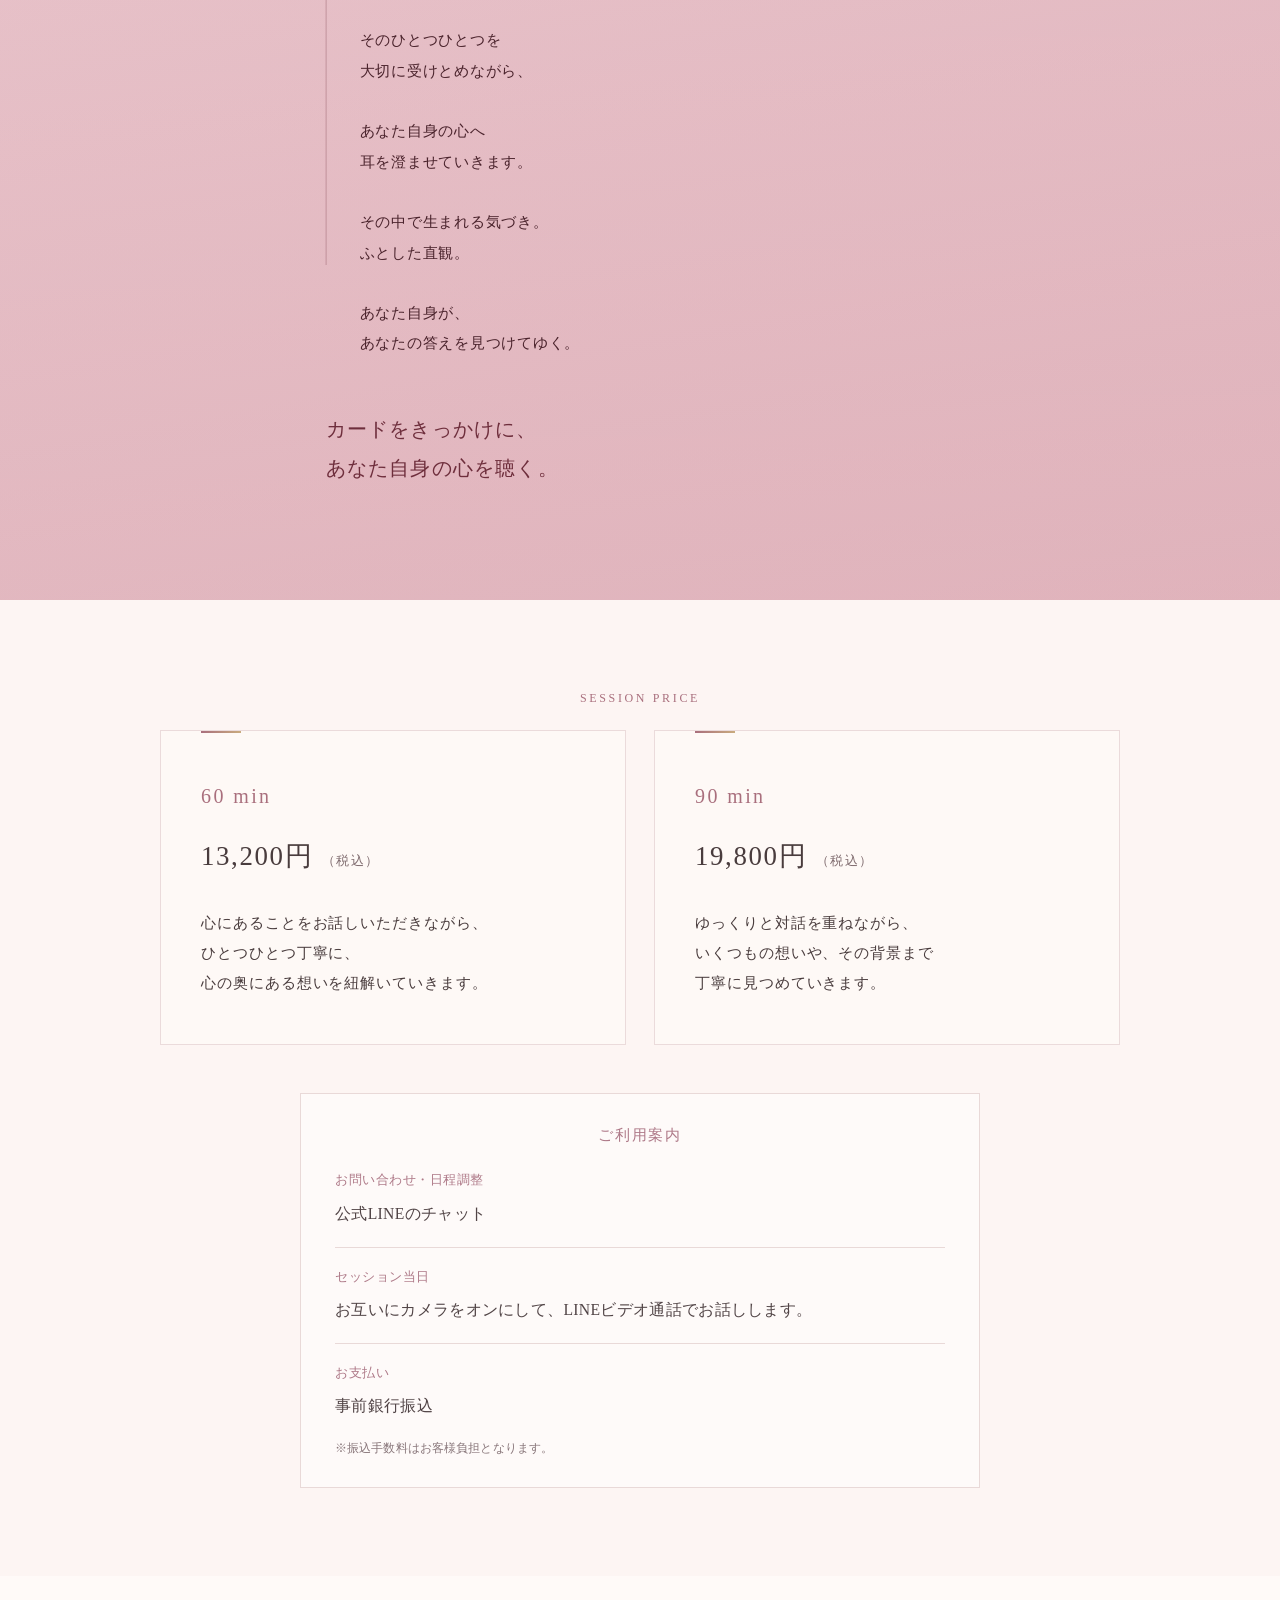
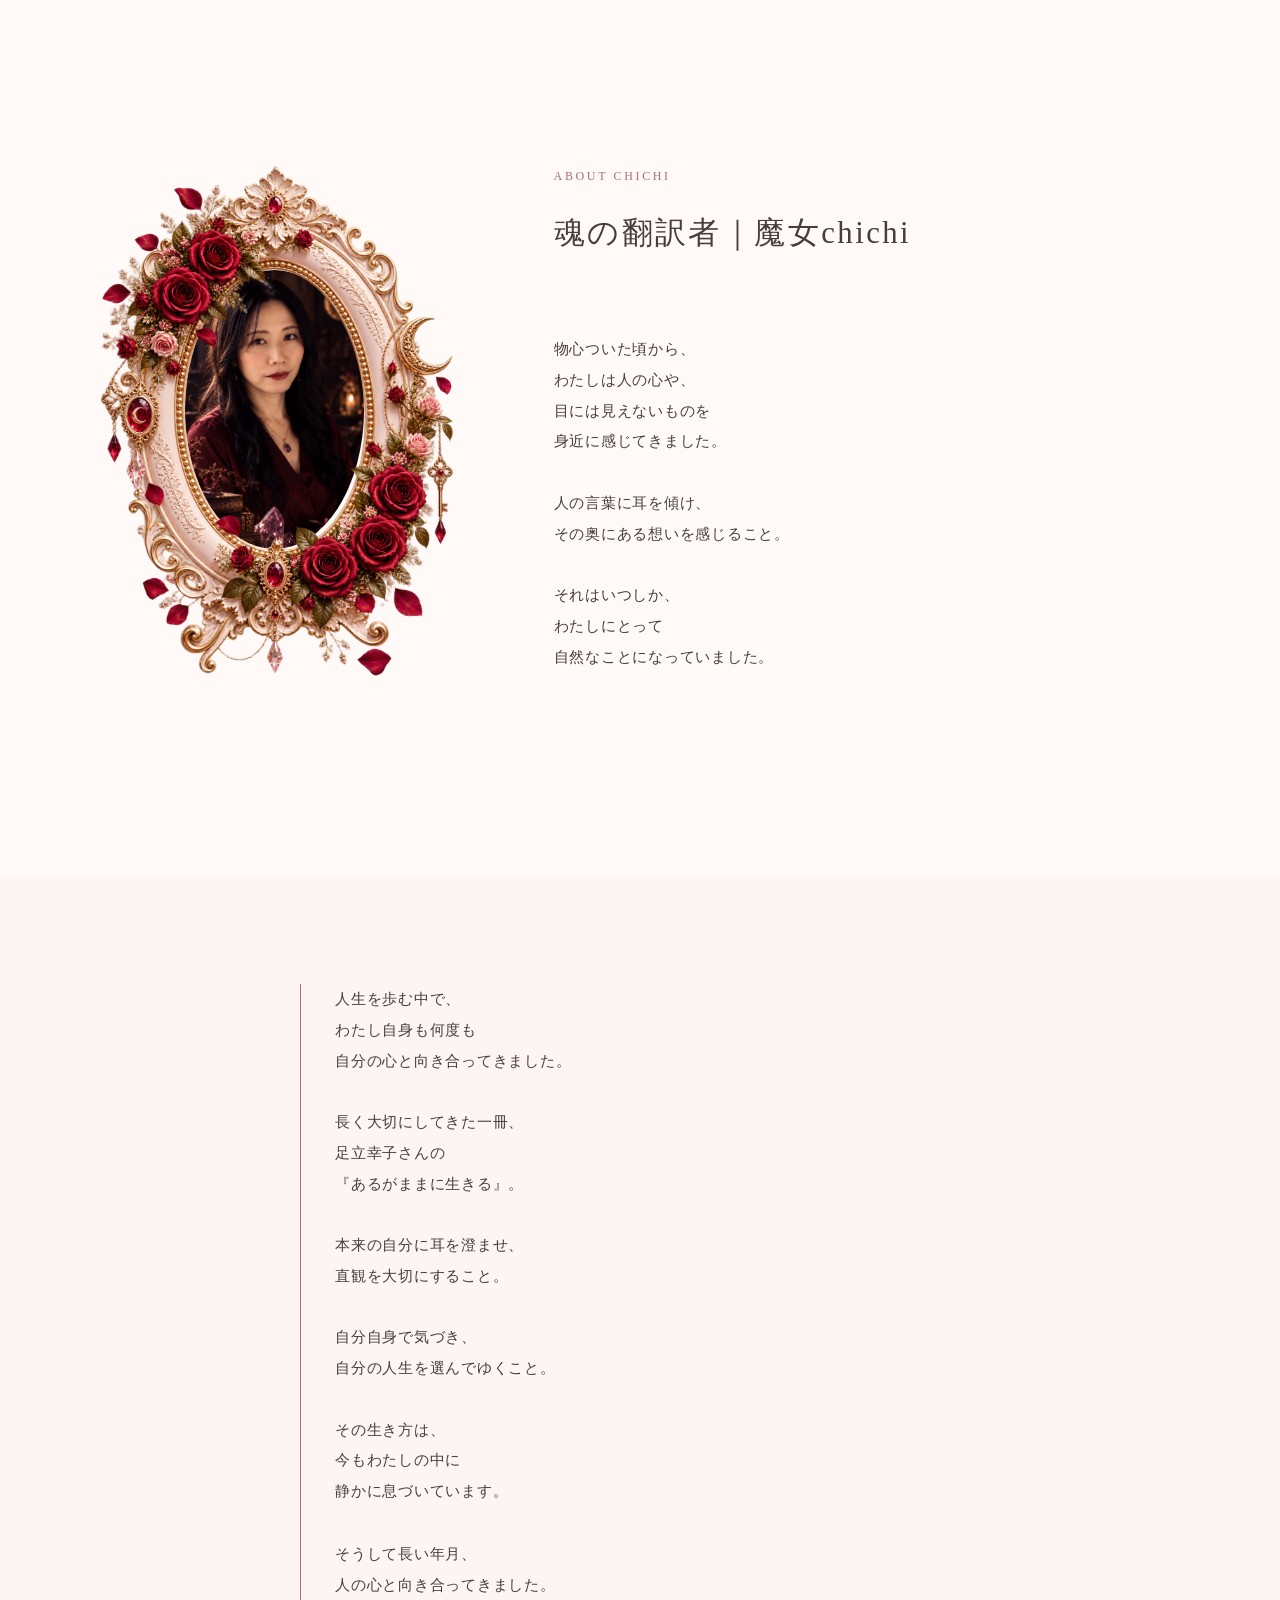
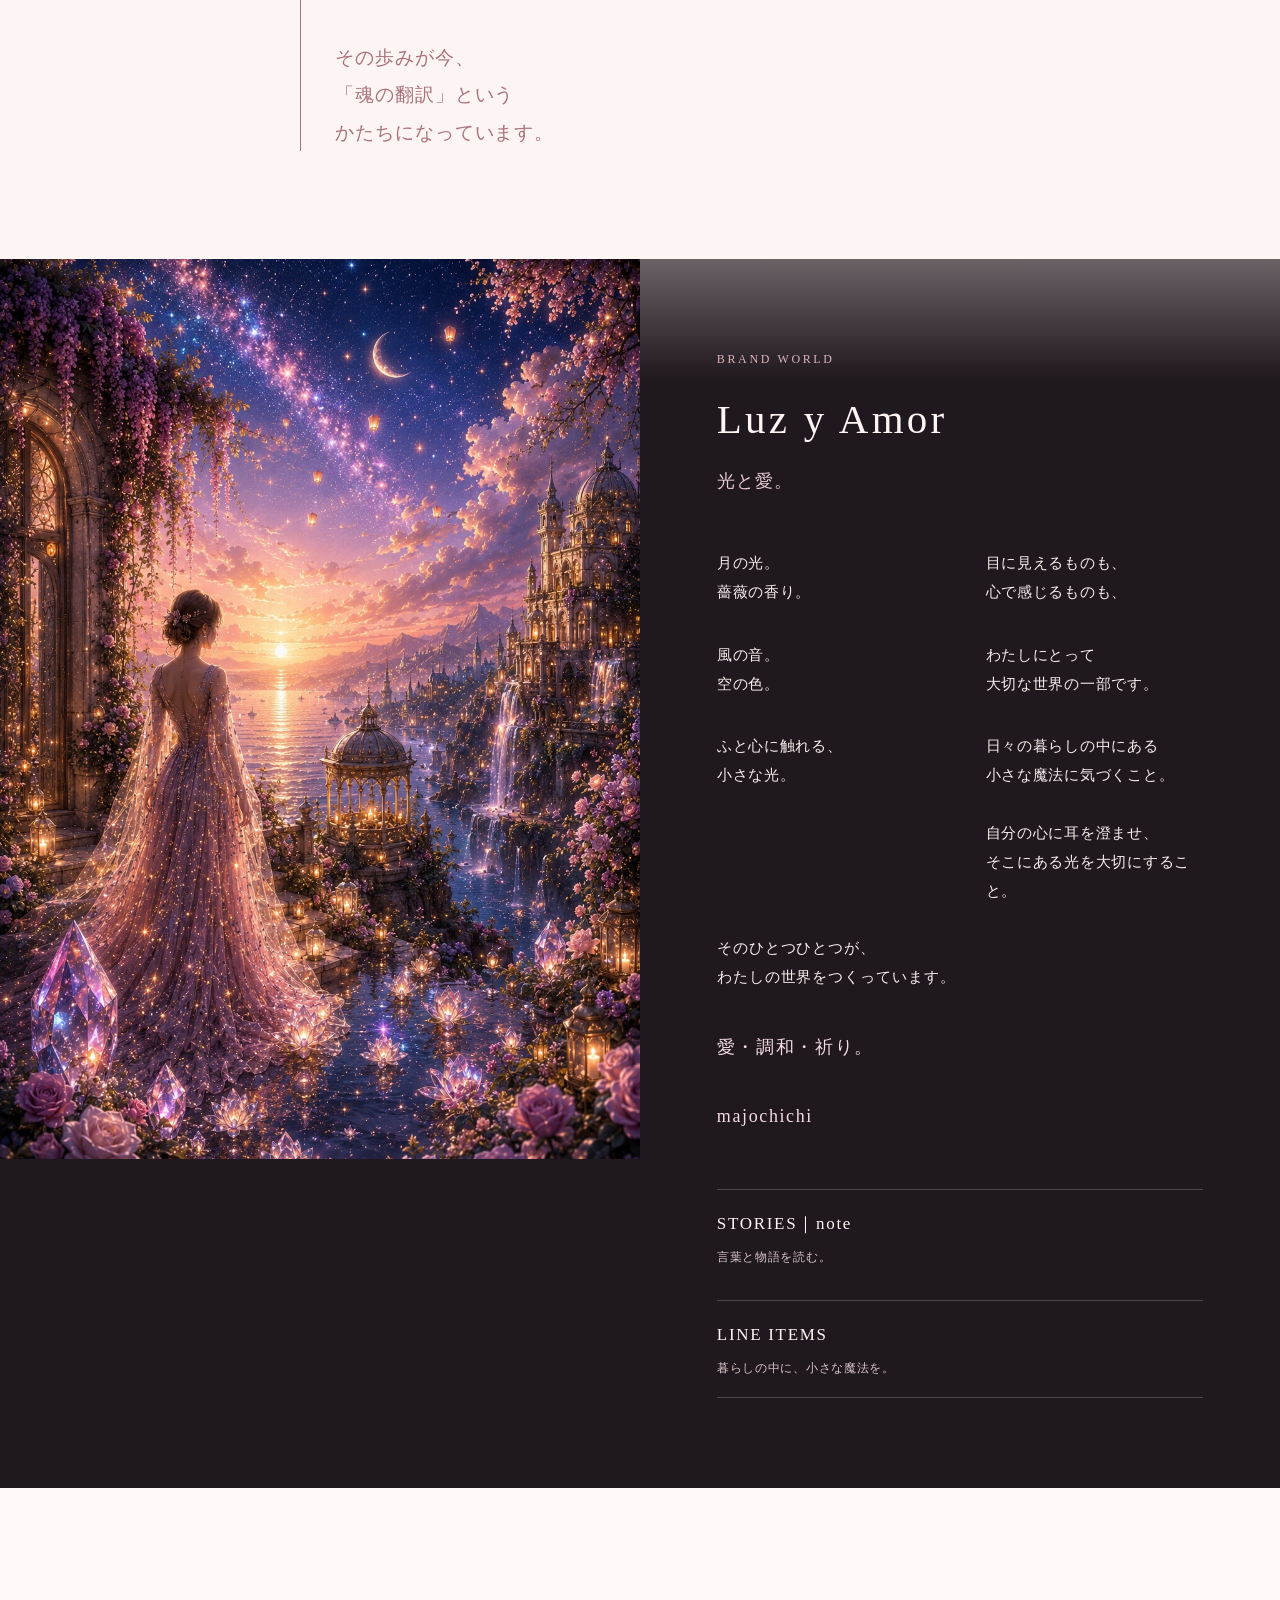
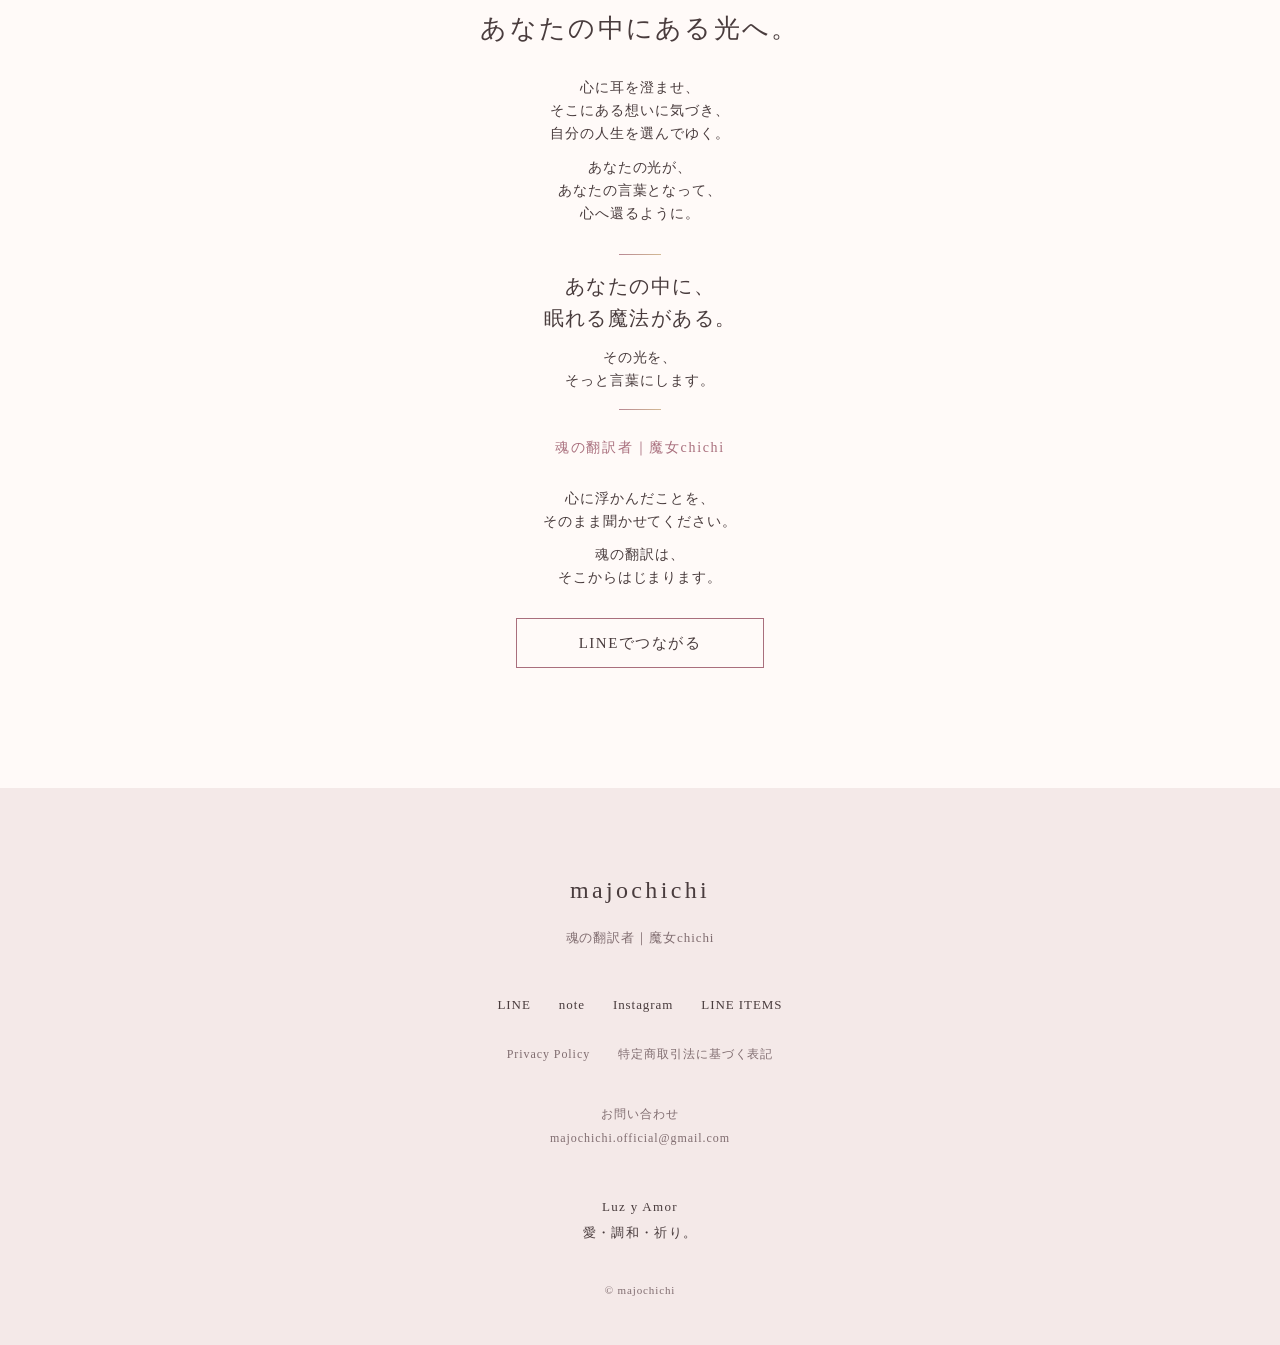
<file: index_mobile_linebreak.html>
<!DOCTYPE html>
<html lang="ja">
<head>
  <meta charset="UTF-8">
  <meta name="viewport" content="width=device-width, initial-scale=1.0">

  <link rel="stylesheet" href="style.css">
  <link rel="stylesheet" href="kaeru-fix.css">

  <title>魂の翻訳者｜魔女chichi｜majochichi</title>

  <meta
    name="description"
    content="あなたの中に、眠れる魔法がある。その光を、そっと言葉にします。魂の翻訳者｜魔女chichi"
  >
  <style>
    .keep-phrase { white-space: nowrap; }
    @media (max-width: 640px) {
      .keep-phrase { white-space: normal; }
    }

    /* SESSION PRICE: approved guidance layout (PC and mobile) */
    #session-price .session-info.session-guide {
      box-sizing: border-box;
      width: min(100%, 680px);
      margin: 48px auto 0;
      padding: 28px 34px;
      border: 1px solid #e9d9d8;
      background: rgba(255, 255, 255, 0.48);
      text-align: left;
    }
    #session-price .session-guide-title {
      margin: 0 0 22px;
      color: #ae7988;
      text-align: center;
      font-size: 0.95rem;
      font-weight: 500;
      letter-spacing: 0.12em;
      line-height: 1.7;
    }
    #session-price .session-guide-item {
      padding: 0 0 18px;
      margin: 0 0 18px;
      border-bottom: 1px solid #e9d9d8;
    }
    #session-price .session-guide-item:last-child {
      padding-bottom: 0;
      margin-bottom: 0;
      border-bottom: 0;
    }
    #session-price .session-guide-label {
      margin: 0 0 7px;
      color: #ae7988;
      font-size: 0.82rem;
      font-weight: 500;
      letter-spacing: 0.04em;
      line-height: 1.7;
    }
    #session-price .session-info.session-guide .session-guide-value {
      margin: 0;
      color: #514446;
      font-size: 0.98rem;
      letter-spacing: 0.02em;
      line-height: 1.9;
      overflow-wrap: anywhere;
    }
    #session-price .session-info.session-guide .session-note {
      margin: 7px 0 0;
      color: #89777b;
      font-size: 0.78rem;
      letter-spacing: 0.01em;
      line-height: 1.8;
      text-align: left;
    }
    #session-price .session-mobile-break { display: none; }

    @media (max-width: 640px) {
      #session-price .session-info.session-guide {
        width: 100%;
        margin-top: 32px;
        padding: 24px 20px;
      }
      #session-price .session-guide-title { margin-bottom: 18px; }
      #session-price .session-guide-item { padding-bottom: 15px; margin-bottom: 15px; }
      #session-price .session-info.session-guide .session-guide-value { font-size: 0.94rem; }
      #session-price .session-mobile-break { display: inline; }
    }
  </style>
</head>

<body>

  <main>

    <!-- FIRST VIEW -->
    <section id="first-view">

      <div class="first-view-inner">

        <div class="first-view-copy">

          <p class="first-view-role">
            魂の翻訳者｜魔女chichi
          </p>

          <h1>
            あなたの中に、<br>
            <span class="keep-line">眠れる魔法がある。</span>
          </h1>

          <p class="first-view-message">
            その光を、<br>
            そっと言葉にします。
          </p>

          <p class="first-view-signature">
            majochichi
          </p>

        </div>


        <div class="first-view-visual">

          <img
            src="assets/first-view.jpg"
            alt="薔薇と光に包まれ、静かに目を閉じる女性のイラスト"
          >

        </div>

      </div>

      <p class="first-view-scroll">
        <span class="scroll-line" aria-hidden="true"></span>
        Scroll
      </p>

    </section>


    <!-- MESSAGE -->
    <section id="message" class="message-section">

      <div class="petals" aria-hidden="true">
        <span class="light light--a" style="left:7%; top:66%; --w:5px; --h:5px; animation-duration:11s; animation-delay:0s; --drift-1:14px; --drift-2:-10px; --peak-opacity:0.35;"></span>
        <span class="light light--b" style="left:92%; top:60%; --w:6px; --h:6px; animation-duration:14s; animation-delay:5s; --drift-1:-16px; --drift-2:12px; --peak-opacity:0.4;"></span>
        <span class="light light--c" style="left:10%; top:73%; --w:4px; --h:4px; animation-duration:9.5s; animation-delay:8s; --drift-1:12px; --drift-2:-14px; --peak-opacity:0.3;"></span>
      </div>

      <div class="message-inner">

        <p class="message-lead">
          心の奥には、<br>
          あなたに見つけて欲しい<br>
          言葉や想いがあります。
        </p>

        <div class="content-columns">

          <div class="content-col">

            <p>
              ふと、心が揺れるとき。<br><br>
              胸の奥に、<br>
              小さな光を感じるとき。<br><br>
              静かな時間の中で、<br>
              心の声が聞こえてくるとき。
            </p>

            <p>
              そのひとつひとつは、<br>
              あなたの中から生まれた<br>
              大切なもの。
            </p>

          </div>

          <div class="content-col">

            <p>
              わたしは、<br>
              その声にそっと耳を澄ませます。
            </p>

            <p>
              あなたの想いが、<br>
              あなた自身の言葉となって<br>
              心に届くように。
            </p>

          </div>

        </div>

      </div>

    </section>


    <!-- SOUL TRANSLATOR -->
    <section
      id="soul-translator"
      class="soul-translator-section"
    >

      <div class="petals" aria-hidden="true">
        <span class="light light--b" style="left:6%; top:58%; --w:5px; --h:5px; animation-duration:12.5s; animation-delay:1s; --drift-1:13px; --drift-2:-11px; --peak-opacity:0.4;"></span>
        <span class="light light--c" style="left:94%; top:64%; --w:6px; --h:6px; animation-duration:15.5s; animation-delay:6s; --drift-1:-15px; --drift-2:10px; --peak-opacity:0.35;"></span>
        <span class="light light--a" style="left:50%; top:86%; --w:4px; --h:4px; animation-duration:10s; animation-delay:9s; --drift-1:10px; --drift-2:-13px; --peak-opacity:0.3;"></span>
      </div>

      <div class="section-split">

        <div class="section-meta">

          <p class="section-label">
            SOUL TRANSLATOR
          </p>

          <h2 class="section-title">
            魂の翻訳
          </h2>

        </div>

        <div class="section-content">

          <div class="content-columns">

            <div class="content-col">

              <p>
                心の奥から届く、<br>
                小さな声。
              </p>

              <p>
                ふと浮かぶ言葉。<br>
                胸に宿る感覚。<br>
                心震える想い。
              </p>

              <p>
                そのひとつひとつに、<br>
                あなたの奥深くにある<br>
                大切な光が宿っています。
              </p>

            </div>

            <div class="content-col">

              <p>
                わたしは、<br>
                <span class="keep-phrase">あなたのお話に耳を澄ませながら、</span>
              </p>

              <p>
                その声に触れ、<br>
                想いを受けとり、<br>
                言葉へと紡いでいきます。
              </p>

              <p>
                あなたが、<br>
                あなた自身の心と<br>
                深くつながってゆくために。
              </p>

            </div>

          </div>

          <p class="pull-quote soul-translator-key">
            あなたの光が、<br>
            あなたの言葉となって、<br>
            心へ還る。
          </p>

          <p class="soul-translator-ending">
            それが、<br>
            わたしの「魂の翻訳」です。
          </p>

        </div>

      </div>

    </section>


    <!-- SESSION -->
    <section id="session" class="session-section">

      <div class="section-split">

        <div class="section-meta">

          <p class="section-label">
            SESSION
          </p>

          <h2 class="section-title">
            魂の翻訳 SESSION
          </h2>

        </div>

        <div class="section-content">

          <div class="content-columns">

            <div class="content-col">

              <p>
                心に浮かぶことを、<br>
                そのまま聞かせてください。
              </p>

              <p>
                恋する気持ち。<br>
                大切な人への想い。<br>
                人とのつながり。
              </p>

              <p>
                仕事や、生き方。<br>
                これからのこと。
              </p>

            </div>

            <div class="content-col">

              <p>
                ひとつひとつ、<br>
                丁寧にお話を伺います。
              </p>

              <p>
                対話を重ねながら、<br>
                その人の波動を感じ、
              </p>

              <p>
                言葉の奥にあるものを<br>
                ゆっくりと紐解いていきます。
              </p>

            </div>

          </div>

        </div>

      </div>

    </section>


    <!-- KAERU CARD -->
    <section id="kaeru-card" class="kaeru-card-section kaeru-card-two-screen">

      <!-- SCREEN 1 -->
      <div class="kaeru-screen kaeru-screen-intro">
        <div class="kaeru-screen-inner">

          <div class="kaeru-screen-meta">
            <p class="section-label">KAERU CARD</p>

            <h2 class="section-title">
              本来の自分に、<br>
              カエル（還る）。
            </h2>
          </div>

          <div class="kaeru-screen-content">
            <div class="kaeru-reading-block">
              <p>
                カエルカードは、<br>
                自分の本音や心の声を<br>
                思い出し、再確認するためのカード。
              </p>

              <p>
                好きな数字、<br>
                または直感で浮かんだ数字を選び、
              </p>

              <p>
                その数字の分だけ<br>
                カードをシャッフルします。
              </p>

              <p>
                そして、<br>
                一番上の一枚をひらく。
              </p>

              <p>
                そこに現れた言葉を見つめながら、
              </p>
            </div>

            <p class="pull-quote kaeru-question">
              「この言葉を見て、<br>
              どう感じますか？」
            </p>
          </div>

        </div>
      </div>

      <!-- SCREEN 2 -->
      <div class="kaeru-screen kaeru-screen-dialogue">
        <div class="kaeru-dialogue-inner">

          <div class="kaeru-reading-block">
            <p>
              そこから、<br>
              対話がはじまります。
            </p>

            <p>
              ふと浮かんだこと。<br>
              心が動いたこと。<br>
              思い出したこと。
            </p>

            <p>
              そのひとつひとつを<br>
              大切に受けとめながら、
            </p>

            <p>
              あなた自身の心へ<br>
              耳を澄ませていきます。
            </p>

            <p>
              その中で生まれる気づき。<br>
              ふとした直観。
            </p>

            <p>
              あなた自身が、<br>
              あなたの答えを見つけてゆく。
            </p>
          </div>

          <p class="kaeru-ending">
            カードをきっかけに、<br>
            あなた自身の心を聴く。
          </p>

        </div>
      </div>

    </section>


    <!-- SESSION PRICE -->
    <section
      id="session-price"
      class="session-price-section"
    >

      <div class="session-price-inner">

        <p class="section-label">
          SESSION PRICE
        </p>

        <div class="session-price-grid">

          <div class="price-card">

            <h3>
              60 min
            </h3>

            <p class="price">
              13,200円
              <span>（税込）</span>
            </p>

            <p>
              心にあることをお話しいただきながら、<br>
              ひとつひとつ丁寧に、<br>
              心の奥にある想いを紐解いていきます。
            </p>

          </div>


          <div class="price-card">

            <h3>
              90 min
            </h3>

            <p class="price">
              19,800円
              <span>（税込）</span>
            </p>

            <p>
              ゆっくりと対話を重ねながら、<br>
              いくつもの想いや、その背景まで<br>
              丁寧に見つめていきます。
            </p>

          </div>

        </div>


        <div class="session-info session-guide" aria-label="ご利用案内">
          <h3 class="session-guide-title">ご利用案内</h3>

          <div class="session-guide-item">
            <p class="session-guide-label">お問い合わせ・日程調整</p>
            <p class="session-guide-value">公式LINEのチャット</p>
          </div>

          <div class="session-guide-item">
            <p class="session-guide-label">セッション当日</p>
            <p class="session-guide-value">お互いにカメラをオンにして、<br class="session-mobile-break">LINEビデオ通話でお話しします。</p>
          </div>

          <div class="session-guide-item">
            <p class="session-guide-label">お支払い</p>
            <p class="session-guide-value">事前銀行振込</p>
            <p class="session-note">※振込手数料はお客様負担となります。</p>
          </div>
        </div>

      </div>

    </section>


    <!-- ABOUT CHICHI -->
    <section
      id="about-chichi"
      class="about-chichi-section"
    >

      <div class="about-chichi-screen about-chichi-screen-portrait">

        <div class="about-chichi-inner">

          <div class="about-chichi-meta">

            <p class="section-label">
              ABOUT CHICHI
            </p>

            <h2 class="section-title">
              魂の翻訳者｜魔女chichi
            </h2>

          </div>


          <div class="about-chichi-visual">

            <div class="about-chichi-portrait">
              <img
                src="assets/about-chichi.png"
                alt="魂の翻訳者｜魔女chichi"
              >
            </div>

            <img
              class="about-chichi-frame"
              src="assets/about-frame.png"
              alt=""
              aria-hidden="true"
            >

          </div>


          <div class="about-chichi-body about-chichi-intro">

            <p>
              物心ついた頃から、<br>
              わたしは人の心や、<br>
              目には見えないものを<br>
              身近に感じてきました。<br><br>
              人の言葉に耳を傾け、<br>
              その奥にある想いを感じること。<br><br>
              それはいつしか、<br>
              わたしにとって<br>
              自然なことになっていました。
            </p>

          </div>

        </div>

      </div>


      <div class="about-chichi-screen about-chichi-screen-philosophy">

        <div class="petals" aria-hidden="true">
          <span class="petal petal--a" style="left:16%; top:-6%; --w:13px; --h:17px; animation-duration:14s; animation-delay:0s; --drift-1:28px; --drift-2:-18px; --drift-3:22px; --rot-1:25deg; --rot-2:-15deg; --rot-3:40deg; --peak-opacity:0.5;"><span class="petal-shape"></span></span>
          <span class="petal petal--b" style="left:78%; top:-9%; --w:19px; --h:24px; animation-duration:21s; animation-delay:6s; --drift-1:-32px; --drift-2:26px; --drift-3:-28px; --rot-1:-30deg; --rot-2:18deg; --rot-3:-50deg; --peak-opacity:0.45;"><span class="petal-shape"></span></span>
          <span class="petal petal--c" style="left:48%; top:-7%; --w:16px; --h:20px; animation-duration:18s; animation-delay:10s; --drift-1:24px; --drift-2:-20px; --drift-3:26px; --rot-1:20deg; --rot-2:-35deg; --rot-3:55deg; --peak-opacity:0.55;"><span class="petal-shape"></span></span>
          <span class="petal petal--a" style="left:30%; top:-10%; --w:25px; --h:31px; animation-duration:24s; animation-delay:3s; --drift-1:-40px; --drift-2:30px; --drift-3:-35px; --rot-1:-25deg; --rot-2:20deg; --rot-3:-60deg; --peak-opacity:0.4;"><span class="petal-shape"></span></span>
        </div>

        <div class="about-chichi-philosophy-inner">

          <div class="about-chichi-body about-chichi-philosophy">

            <p>
              人生を歩む中で、<br>
              わたし自身も何度も<br>
              自分の心と向き合ってきました。<br><br>
              長く大切にしてきた一冊、<br>
              足立幸子さんの<br>
              『あるがままに生きる』。<br><br>
              本来の自分に耳を澄ませ、<br>
              直観を大切にすること。<br><br>
              自分自身で気づき、<br>
              自分の人生を選んでゆくこと。<br><br>
              その生き方は、<br>
              今もわたしの中に<br>
              静かに息づいています。
            </p>

            <p>
              そうして長い年月、<br>
              人の心と向き合ってきました。
            </p>

          </div>

          <p class="about-chichi-ending">
            その歩みが今、<br>
            「魂の翻訳」という<br>
            かたちになっています。
          </p>

        </div>

      </div>

    </section>


    <!-- BRAND WORLD -->
    <section
      id="brand-world"
      class="brand-world-section"
    >

      <div class="brand-world-inner">

        <div class="brand-world-visual">

          <img
            src="assets/brand-world.jpg"
            alt="月と薔薇と光に包まれたmajochichiの世界"
          >

        </div>


        <div class="brand-world-copy">

          <p class="section-label">
            BRAND WORLD
          </p>

          <h2 class="brand-world-title">
            Luz y Amor
          </h2>

          <p class="brand-world-lead">
            光と愛。
          </p>

          <div class="content-columns brand-world-columns">

            <div class="content-col">

              <p>
                月の光。<br>
                薔薇の香り。
              </p>

              <p>
                風の音。<br>
                空の色。
              </p>

              <p>
                ふと心に触れる、<br>
                小さな光。
              </p>

            </div>

            <div class="content-col">

              <p>
                目に見えるものも、<br>
                心で感じるものも、
              </p>

              <p>
                わたしにとって<br>
                大切な世界の一部です。
              </p>

              <p>
                日々の暮らしの中にある<br>
                小さな魔法に気づくこと。<br><br>
                自分の心に耳を澄ませ、<br>
                そこにある光を大切にすること。
              </p>

            </div>

          </div>

          <p class="brand-world-body-tail">
            そのひとつひとつが、<br>
            わたしの世界をつくっています。
          </p>

          <p class="brand-world-ending">
            愛・調和・祈り。<br><br>
            majochichi
          </p>


          <div class="brand-world-links">

            
              <a
              href="https://note.com/majochichi"
              target="_blank"
              rel="noopener noreferrer"
            >
              <span>
                STORIES｜note
              </span>

              <small>
                言葉と物語を読む。
              </small>
            </a>


            
              <a
              href="https://line.me/S/shop/sticker/author/6569185"
              target="_blank"
              rel="noopener noreferrer"
            >
              <span>
                LINE ITEMS
              </span>

              <small>
                暮らしの中に、小さな魔法を。
              </small>
            </a>

          </div>

        </div>

      </div>

    </section>


    <!-- FINAL MESSAGE -->
    <section
      id="final-message"
      class="final-message-section"
    >

      <div class="petals" aria-hidden="true">
        <span class="light light--a" style="left:10%; top:70%; --w:6px; --h:6px; animation-duration:10s; animation-delay:0s; --drift-1:15px; --drift-2:-12px; --peak-opacity:0.45;"></span>
        <span class="light light--c" style="left:90%; top:66%; --w:5px; --h:5px; animation-duration:13s; animation-delay:4s; --drift-1:-14px; --drift-2:11px; --peak-opacity:0.4;"></span>
        <span class="light light--b" style="left:18%; top:78%; --w:7px; --h:7px; animation-duration:15.5s; animation-delay:8s; --drift-1:16px; --drift-2:-13px; --peak-opacity:0.5;"></span>
        <span class="light light--a" style="left:82%; top:74%; --w:4px; --h:4px; animation-duration:9s; animation-delay:2s; --drift-1:-11px; --drift-2:14px; --peak-opacity:0.35;"></span>
        <span class="light light--c" style="left:50%; top:84%; --w:9px; --h:9px; animation-duration:16s; animation-delay:11s; --drift-1:12px; --drift-2:-15px; --peak-opacity:0.4;"></span>
      </div>

      <div class="final-message-inner">

        <h2>
          あなたの中にある光へ。
        </h2>

        <div class="final-message-lead">

          <p>
            心に耳を澄ませ、<br>
            そこにある想いに気づき、<br>
            自分の人生を選んでゆく。
          </p>

          <p>
            あなたの光が、<br>
            あなたの言葉となって、<br>
            心へ還るように。
          </p>

        </div>

        <div class="final-message-core">

          <span class="final-message-divider" aria-hidden="true"></span>

          <p class="final-message-key">
            あなたの中に、<br>
            眠れる魔法がある。
          </p>

          <p class="final-message-sub">
            その光を、<br>
            そっと言葉にします。
          </p>

          <span class="final-message-divider" aria-hidden="true"></span>

        </div>

        <p class="final-message-role">
          魂の翻訳者｜魔女chichi
        </p>

        <div class="final-message-invite">

          <p>
            心に浮かんだことを、<br>
            そのまま聞かせてください。
          </p>

          <p>
            魂の翻訳は、<br>
            そこからはじまります。
          </p>

        </div>

        
          <a
          class="line-cta"
          href="https://lin.ee/QZUK7N4"
          target="_blank"
          rel="noopener noreferrer"
        >
          LINEでつながる
        </a>

      </div>

    </section>

  </main>


  <!-- FOOTER -->
  <footer class="site-footer">

    <div class="site-footer-inner">

      <p class="site-footer-brand">
        majochichi
      </p>

      <p class="site-footer-role">
        魂の翻訳者｜魔女chichi
      </p>


      <nav
        class="site-footer-links"
        aria-label="外部リンク"
      >

        
          <a
          href="https://lin.ee/QZUK7N4"
          target="_blank"
          rel="noopener noreferrer"
        >
          LINE
        </a>

        
          <a
          href="https://note.com/majochichi"
          target="_blank"
          rel="noopener noreferrer"
        >
          note
        </a>

        
          <a
          href="https://www.instagram.com/majochichi_official/"
          target="_blank"
          rel="noopener noreferrer"
        >
          Instagram
        </a>

        
          <a
          href="https://line.me/S/shop/sticker/author/6569185"
          target="_blank"
          rel="noopener noreferrer"
        >
          LINE ITEMS
        </a>

      </nav>


      <nav
        class="site-footer-legal"
        aria-label="法務情報"
      >

        <a href="privacy.html">
          Privacy Policy
        </a>

        <a href="tokusho.html">
          特定商取引法に基づく表記
        </a>

      </nav>


      <p class="site-footer-contact">
        お問い合わせ<br>

        <a href="mailto:majochichi.official@gmail.com">
          majochichi.official@gmail.com
        </a>
      </p>


      <p class="site-footer-motto">
        Luz y Amor<br>
        愛・調和・祈り。
      </p>

      <p class="site-footer-copyright">
        © majochichi
      </p>

    </div>

  </footer>

</body>
</html>
</file>
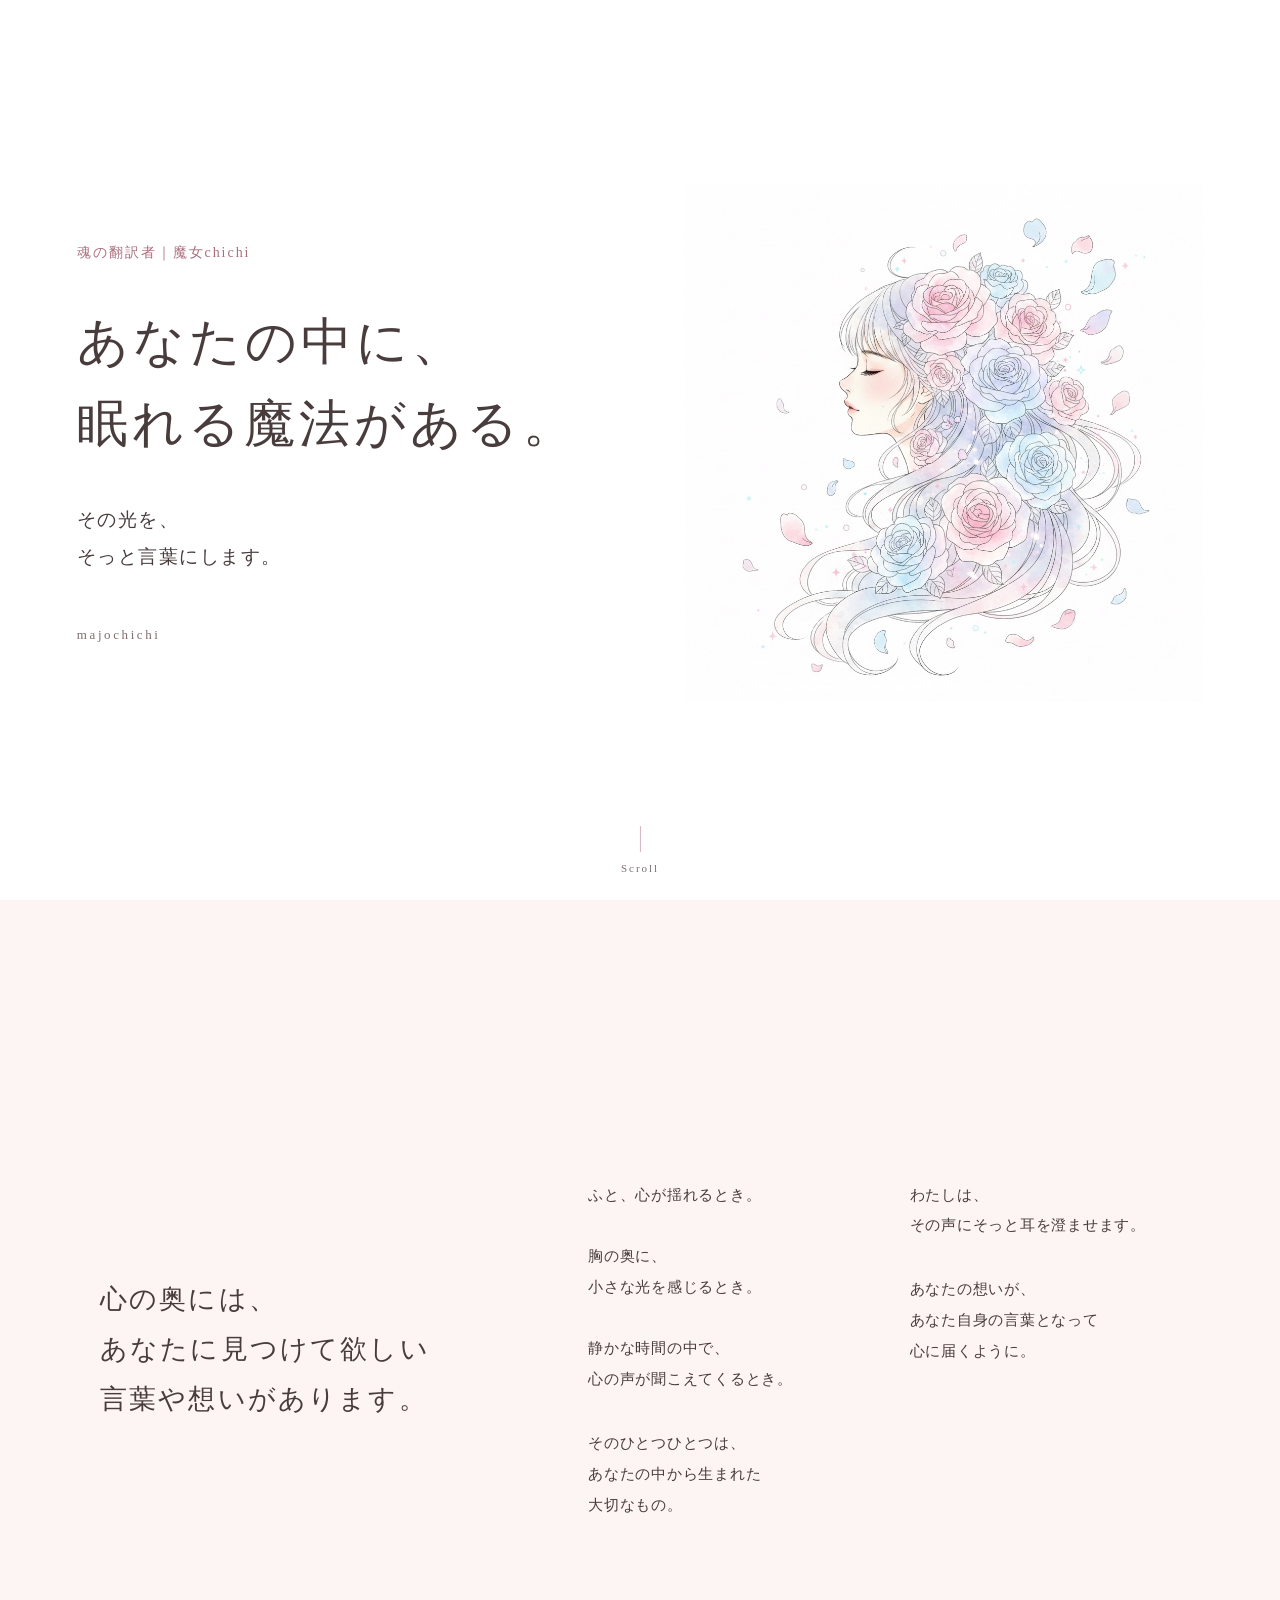
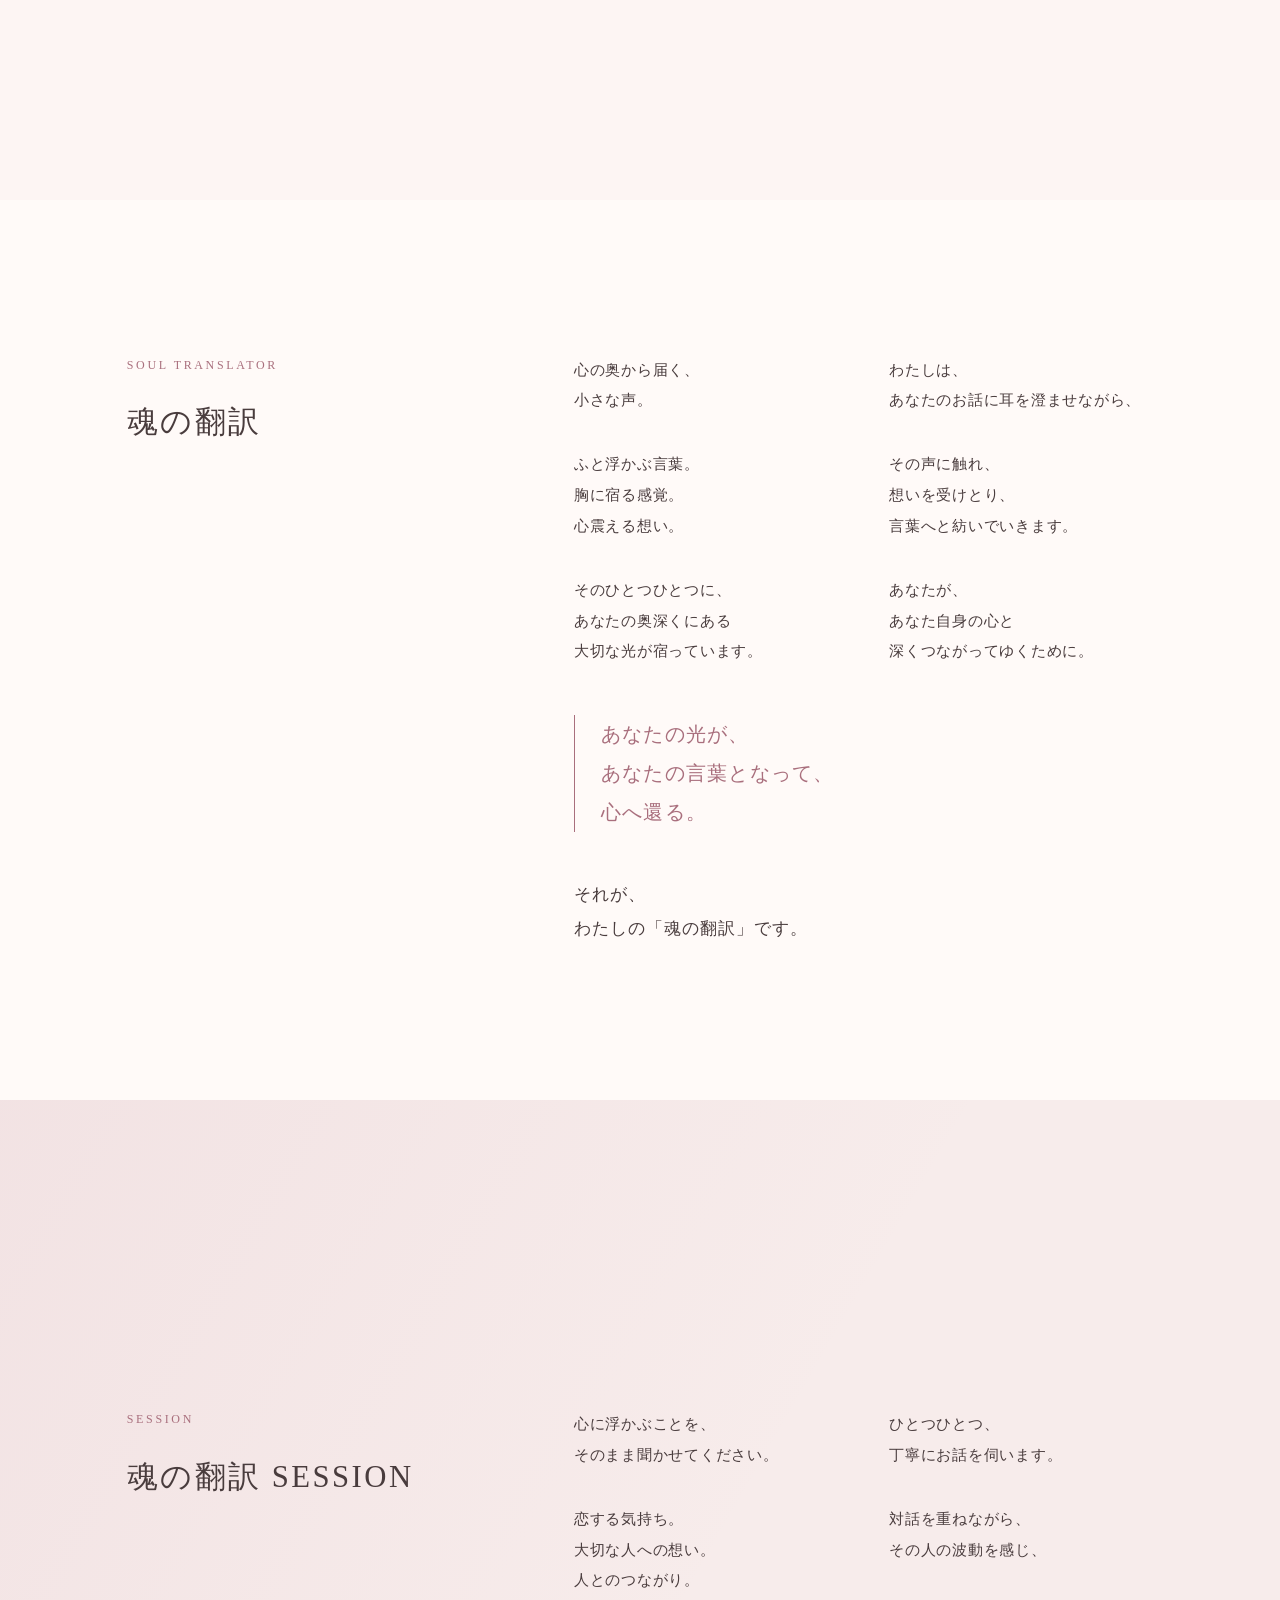
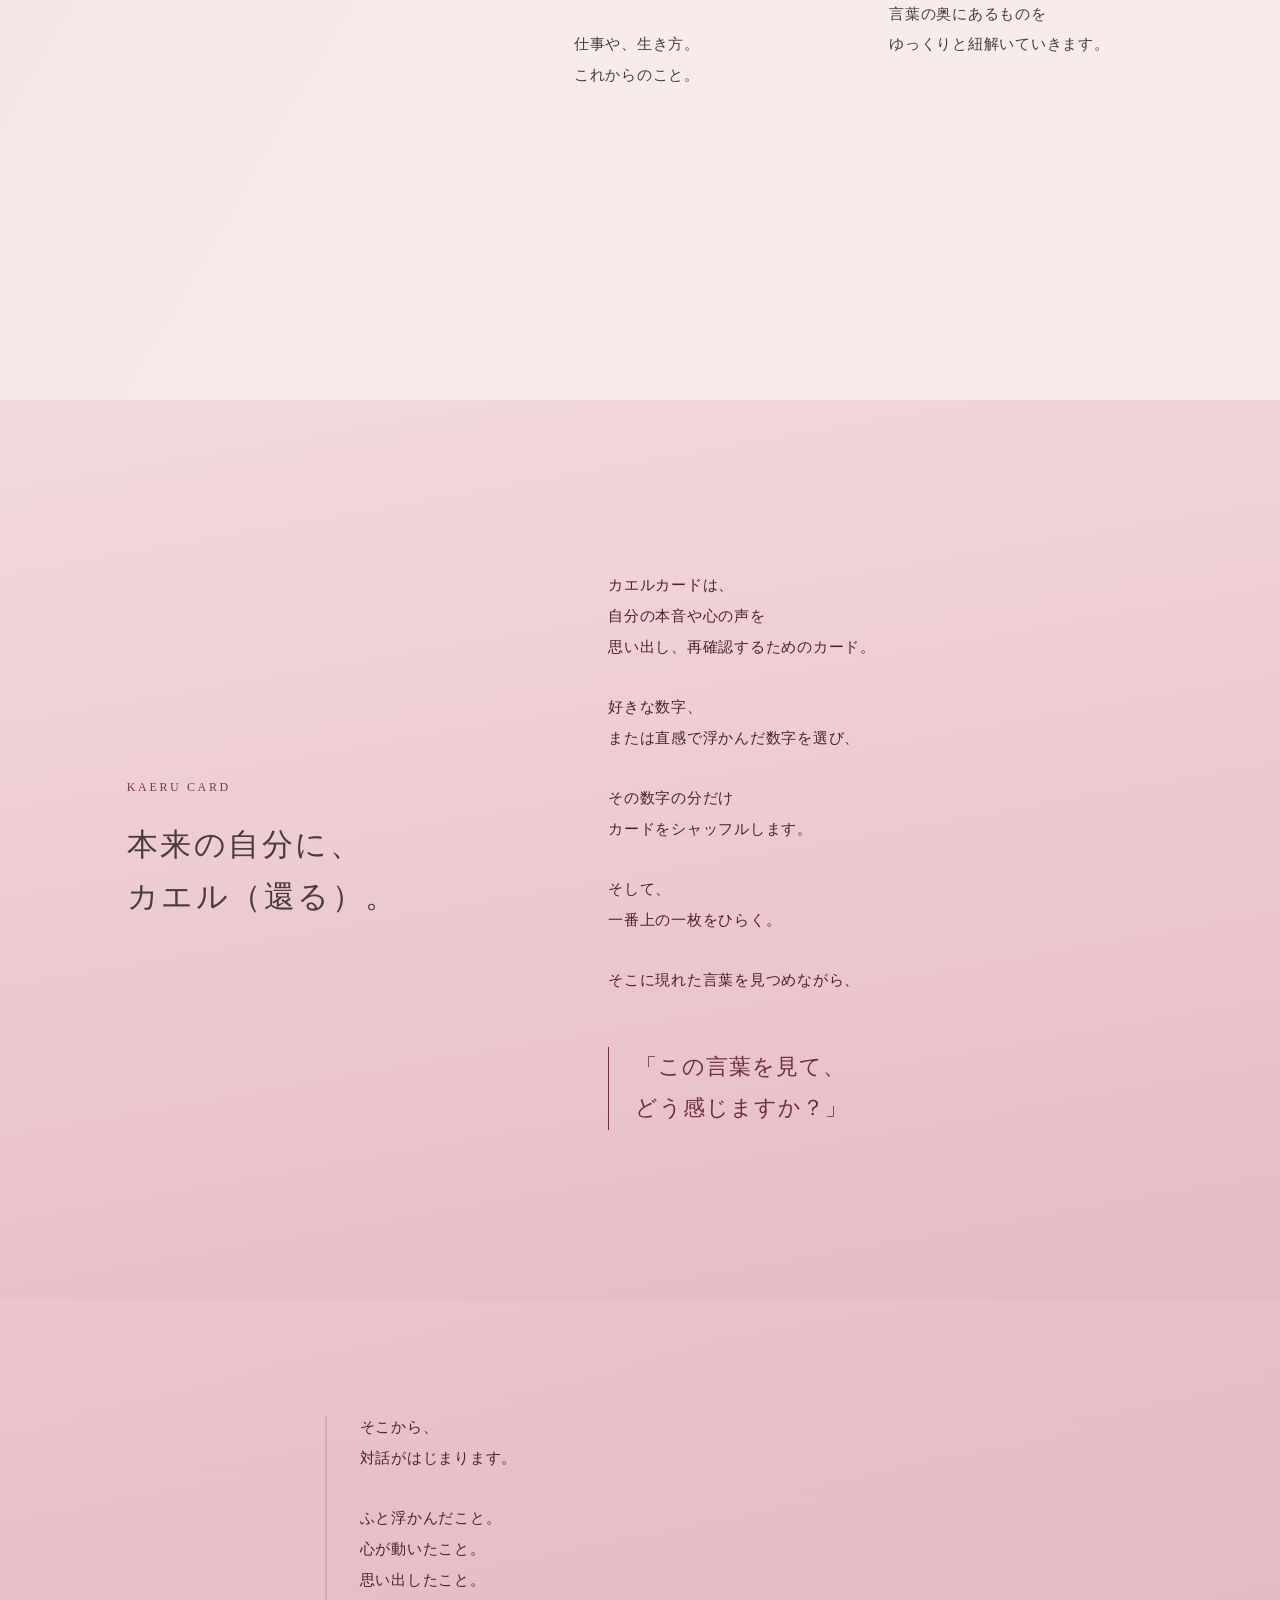
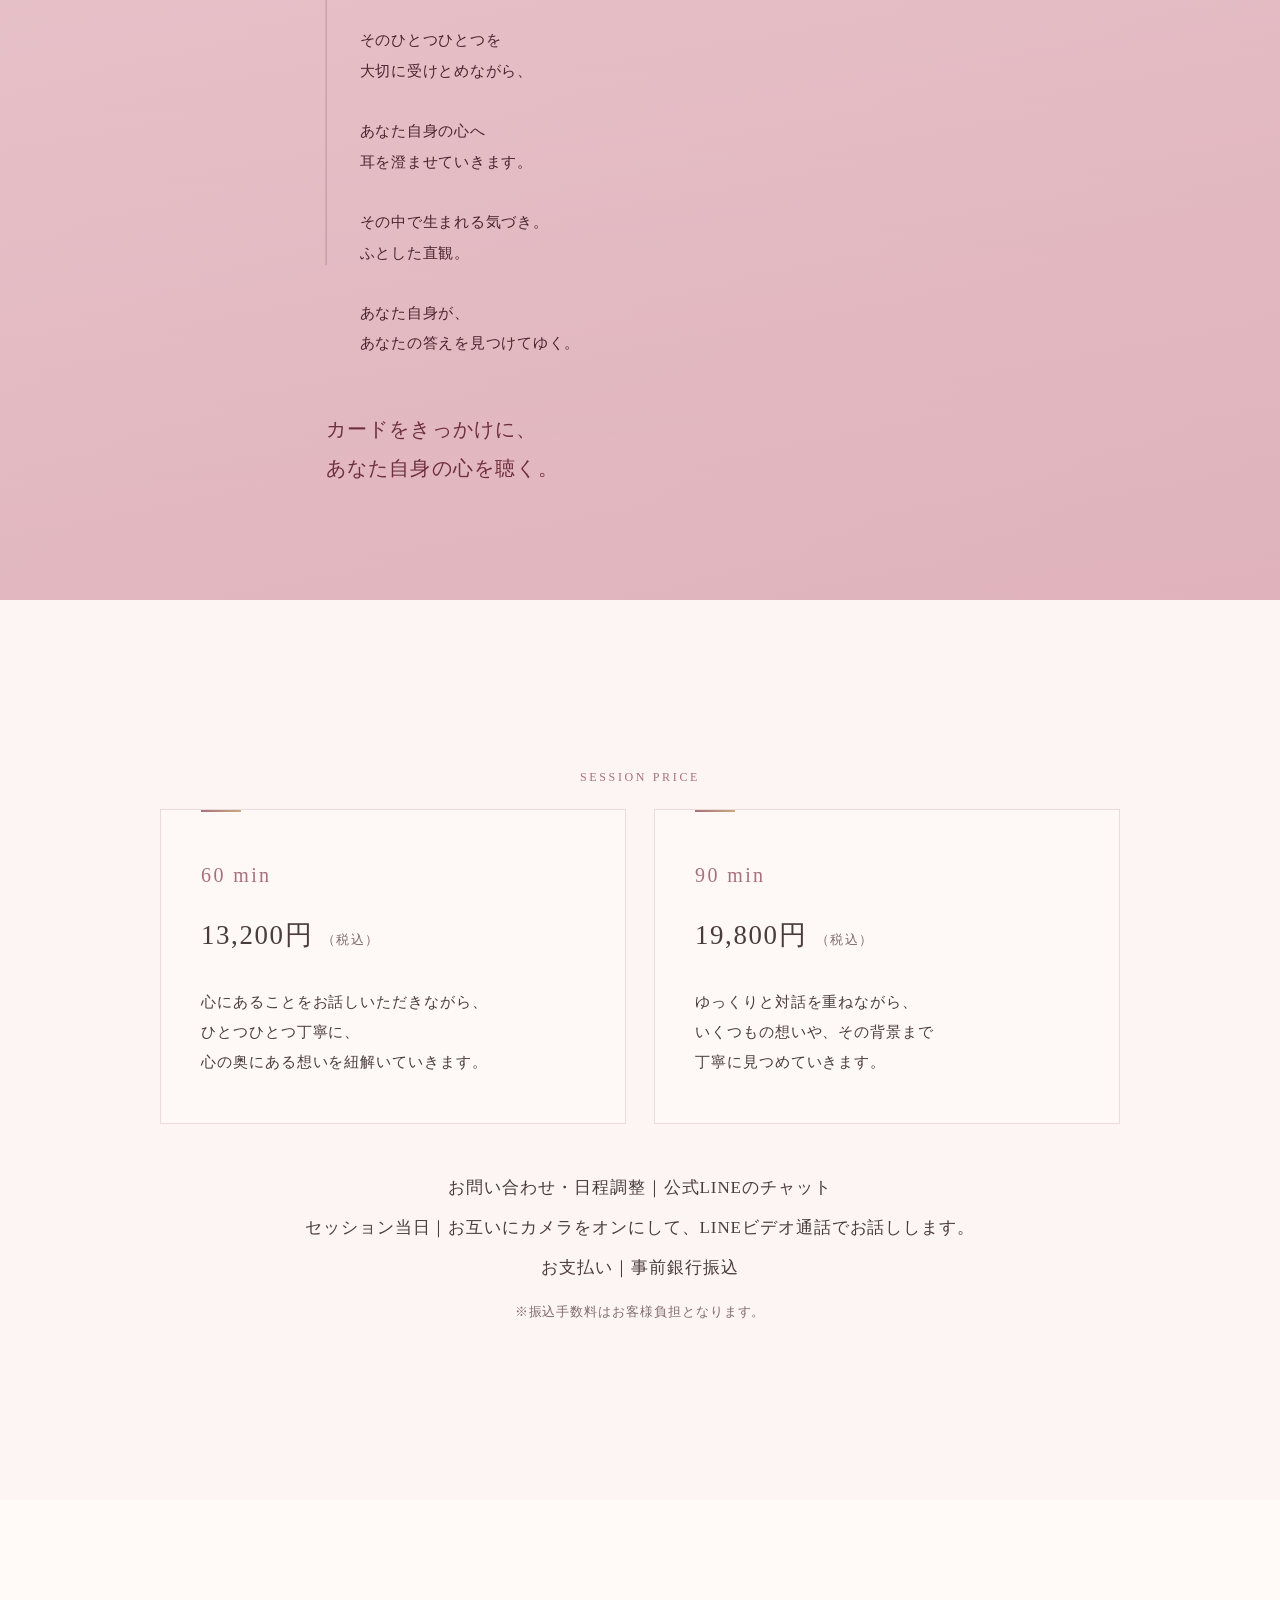
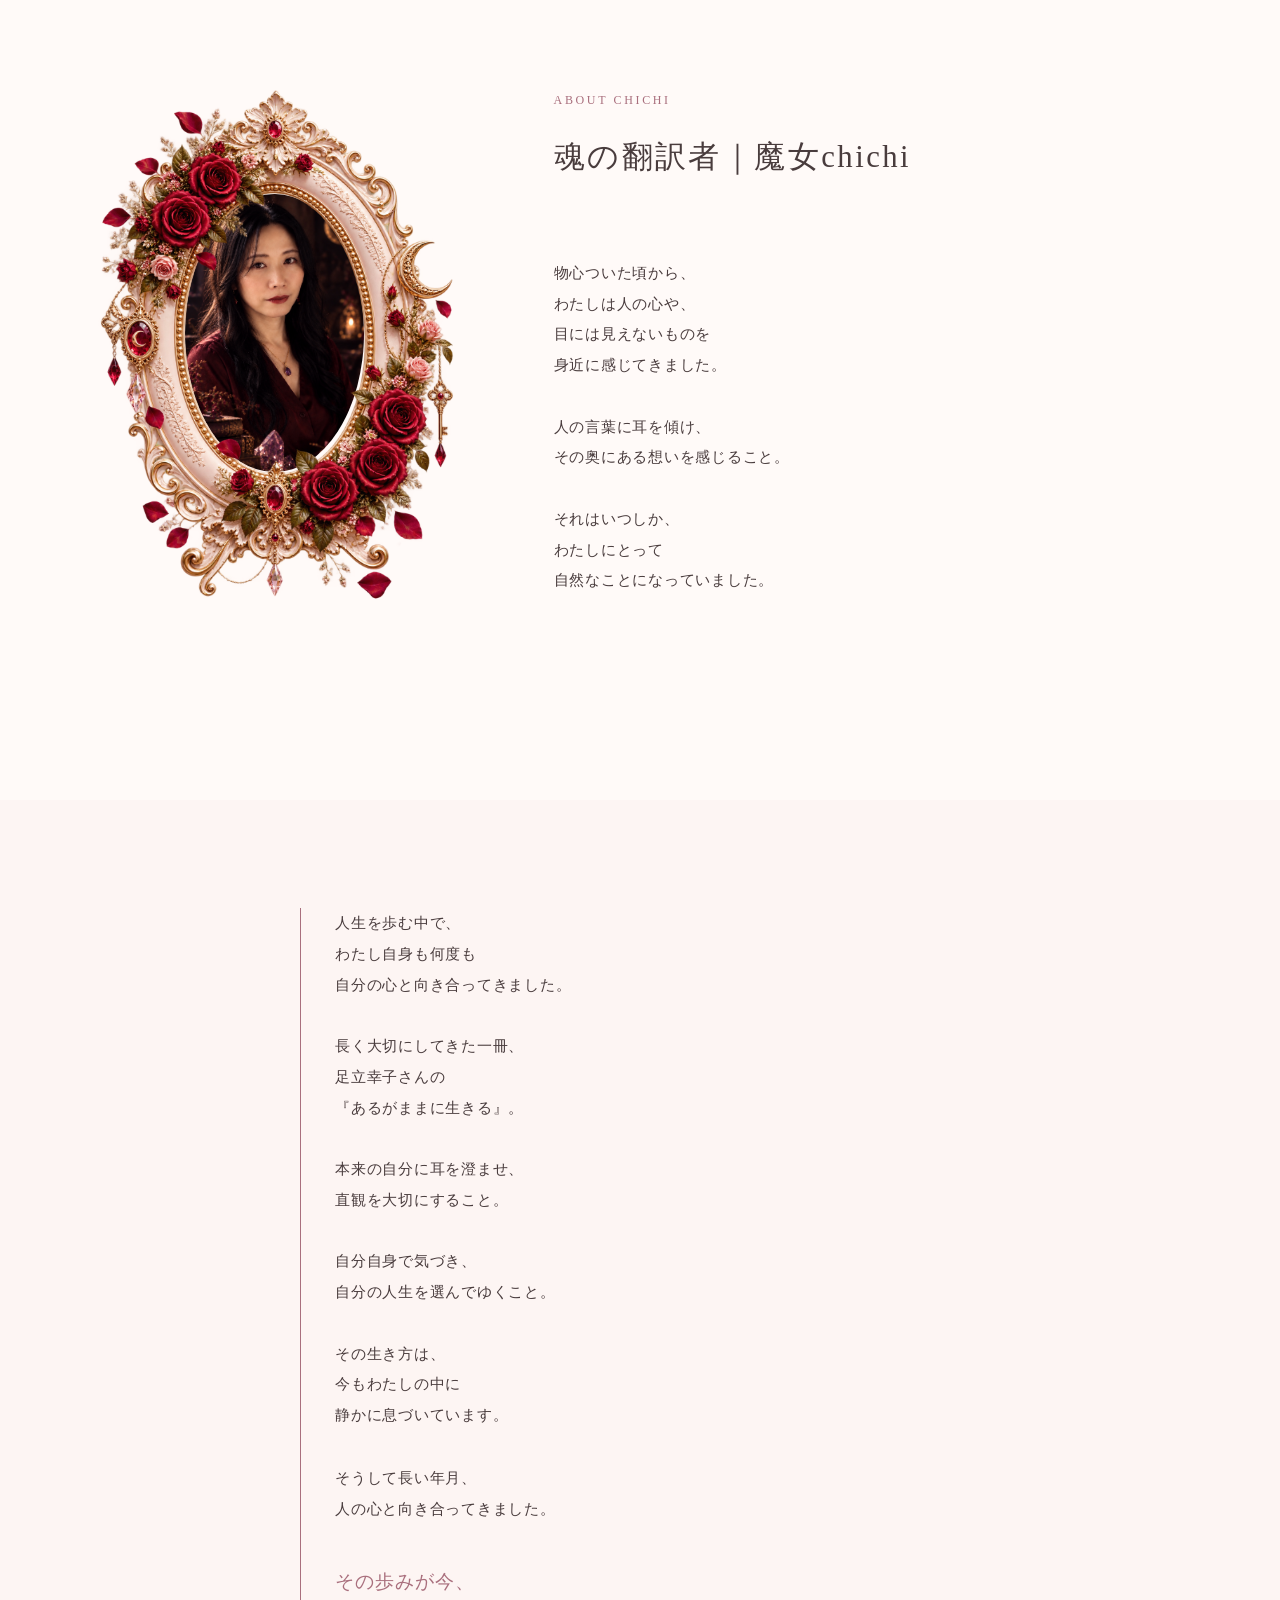
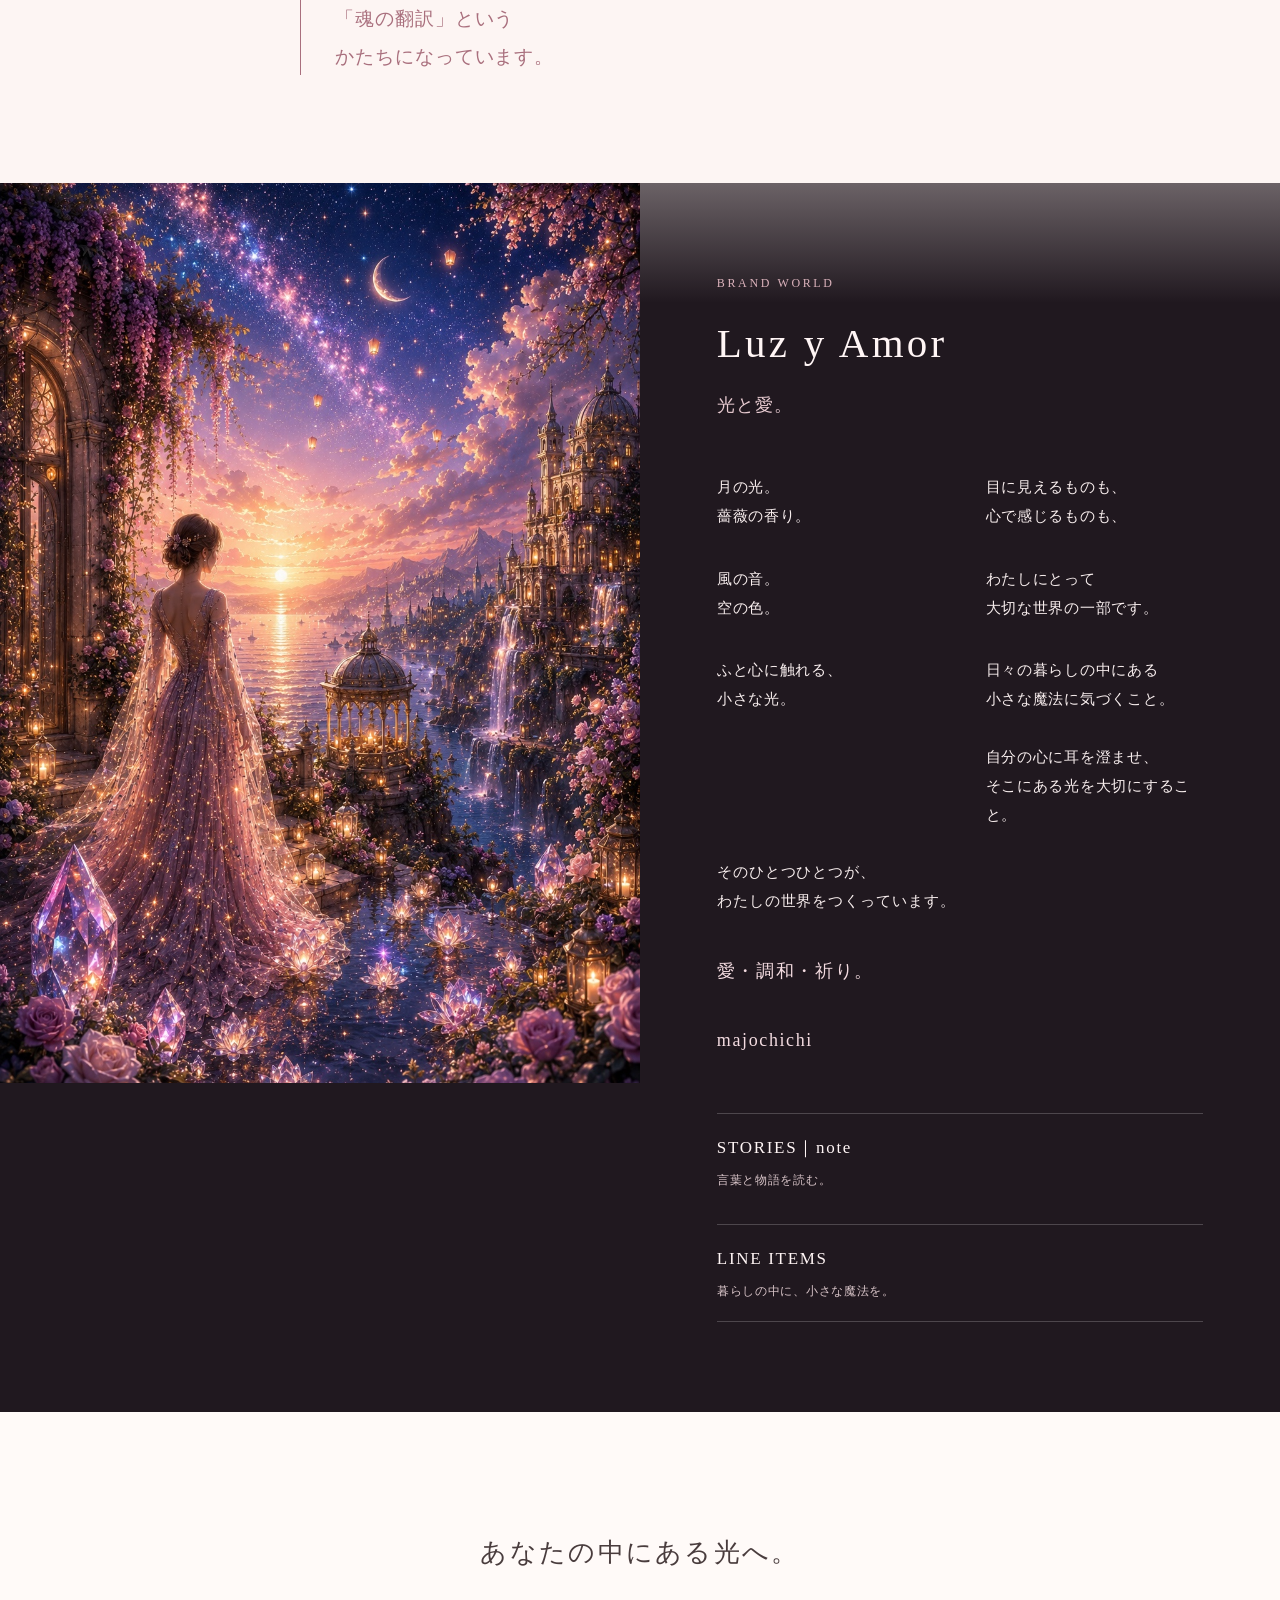
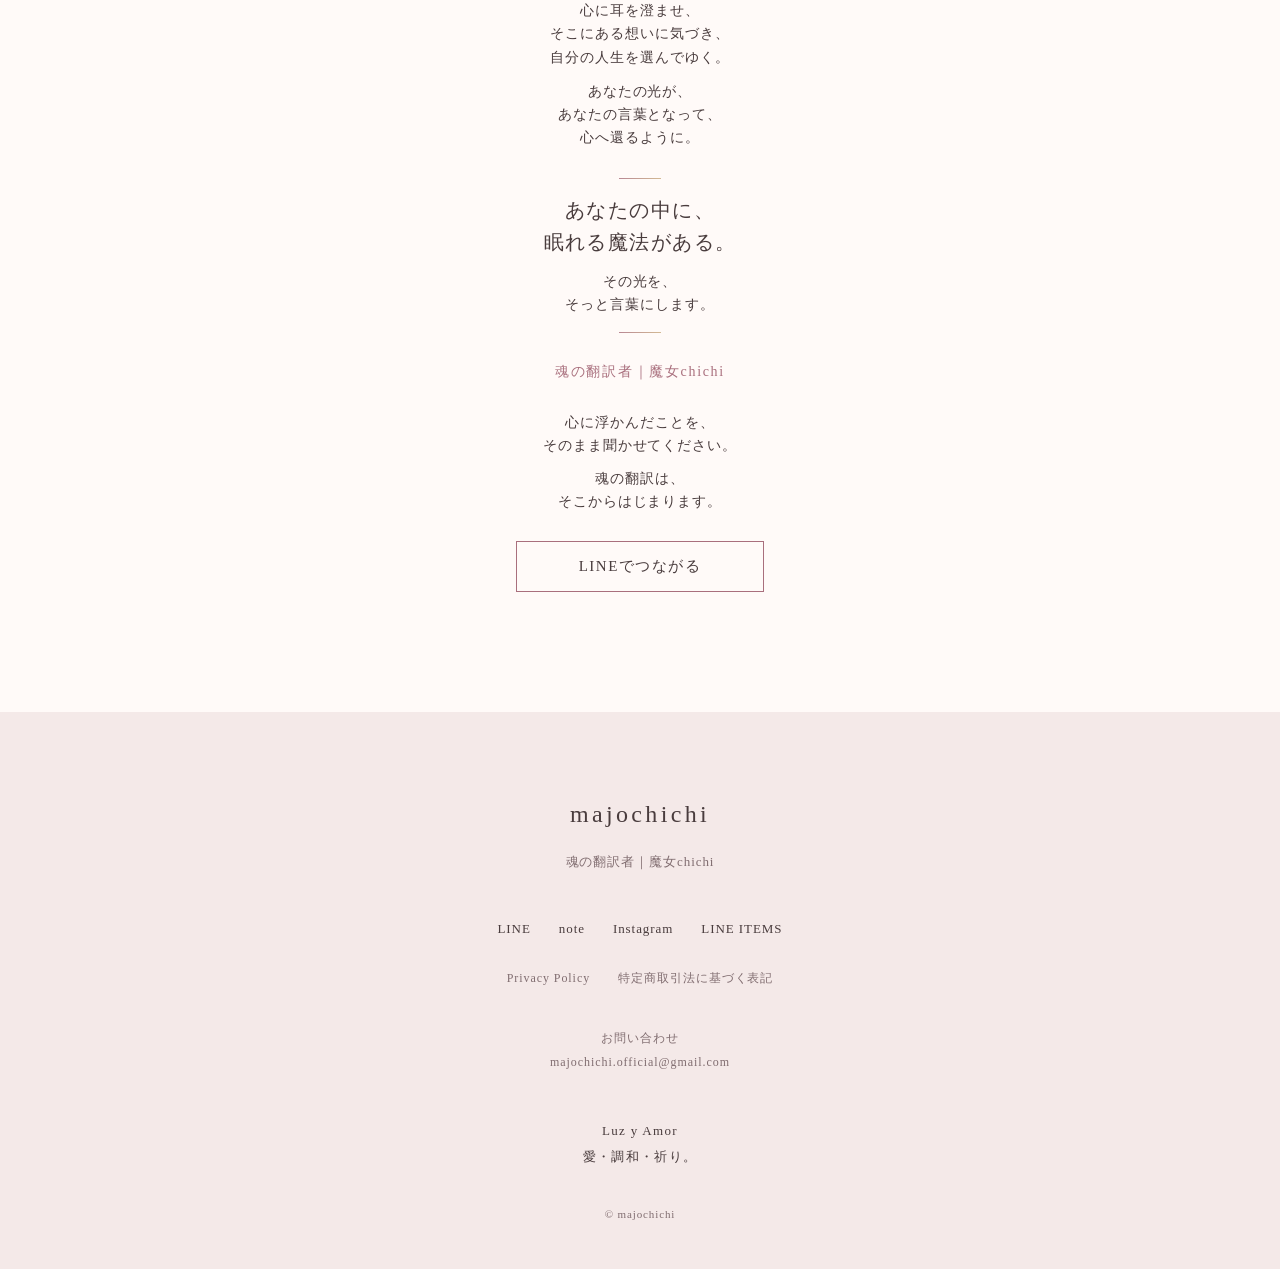
<file: index_session_method_updated.html>
<!DOCTYPE html>
<html lang="ja">
<head>
  <meta charset="UTF-8">
  <meta name="viewport" content="width=device-width, initial-scale=1.0">

  <link rel="stylesheet" href="style.css">
  <link rel="stylesheet" href="kaeru-fix.css">

  <title>魂の翻訳者｜魔女chichi｜majochichi</title>

  <meta
    name="description"
    content="あなたの中に、眠れる魔法がある。その光を、そっと言葉にします。魂の翻訳者｜魔女chichi"
  >
  <style>
    .keep-phrase { white-space: nowrap; }
    @media (max-width: 640px) {
      .keep-phrase { white-space: normal; }
    }
  </style>
</head>

<body>

  <main>

    <!-- FIRST VIEW -->
    <section id="first-view">

      <div class="first-view-inner">

        <div class="first-view-copy">

          <p class="first-view-role">
            魂の翻訳者｜魔女chichi
          </p>

          <h1>
            あなたの中に、<br>
            <span class="keep-line">眠れる魔法がある。</span>
          </h1>

          <p class="first-view-message">
            その光を、<br>
            そっと言葉にします。
          </p>

          <p class="first-view-signature">
            majochichi
          </p>

        </div>


        <div class="first-view-visual">

          <img
            src="assets/first-view.jpg"
            alt="薔薇と光に包まれ、静かに目を閉じる女性のイラスト"
          >

        </div>

      </div>

      <p class="first-view-scroll">
        <span class="scroll-line" aria-hidden="true"></span>
        Scroll
      </p>

    </section>


    <!-- MESSAGE -->
    <section id="message" class="message-section">

      <div class="petals" aria-hidden="true">
        <span class="light light--a" style="left:7%; top:66%; --w:5px; --h:5px; animation-duration:11s; animation-delay:0s; --drift-1:14px; --drift-2:-10px; --peak-opacity:0.35;"></span>
        <span class="light light--b" style="left:92%; top:60%; --w:6px; --h:6px; animation-duration:14s; animation-delay:5s; --drift-1:-16px; --drift-2:12px; --peak-opacity:0.4;"></span>
        <span class="light light--c" style="left:10%; top:73%; --w:4px; --h:4px; animation-duration:9.5s; animation-delay:8s; --drift-1:12px; --drift-2:-14px; --peak-opacity:0.3;"></span>
      </div>

      <div class="message-inner">

        <p class="message-lead">
          心の奥には、<br>
          あなたに見つけて欲しい<br>
          言葉や想いがあります。
        </p>

        <div class="content-columns">

          <div class="content-col">

            <p>
              ふと、心が揺れるとき。<br><br>
              胸の奥に、<br>
              小さな光を感じるとき。<br><br>
              静かな時間の中で、<br>
              心の声が聞こえてくるとき。
            </p>

            <p>
              そのひとつひとつは、<br>
              あなたの中から生まれた<br>
              大切なもの。
            </p>

          </div>

          <div class="content-col">

            <p>
              わたしは、<br>
              その声にそっと耳を澄ませます。
            </p>

            <p>
              あなたの想いが、<br>
              あなた自身の言葉となって<br>
              心に届くように。
            </p>

          </div>

        </div>

      </div>

    </section>


    <!-- SOUL TRANSLATOR -->
    <section
      id="soul-translator"
      class="soul-translator-section"
    >

      <div class="petals" aria-hidden="true">
        <span class="light light--b" style="left:6%; top:58%; --w:5px; --h:5px; animation-duration:12.5s; animation-delay:1s; --drift-1:13px; --drift-2:-11px; --peak-opacity:0.4;"></span>
        <span class="light light--c" style="left:94%; top:64%; --w:6px; --h:6px; animation-duration:15.5s; animation-delay:6s; --drift-1:-15px; --drift-2:10px; --peak-opacity:0.35;"></span>
        <span class="light light--a" style="left:50%; top:86%; --w:4px; --h:4px; animation-duration:10s; animation-delay:9s; --drift-1:10px; --drift-2:-13px; --peak-opacity:0.3;"></span>
      </div>

      <div class="section-split">

        <div class="section-meta">

          <p class="section-label">
            SOUL TRANSLATOR
          </p>

          <h2 class="section-title">
            魂の翻訳
          </h2>

        </div>

        <div class="section-content">

          <div class="content-columns">

            <div class="content-col">

              <p>
                心の奥から届く、<br>
                小さな声。
              </p>

              <p>
                ふと浮かぶ言葉。<br>
                胸に宿る感覚。<br>
                心震える想い。
              </p>

              <p>
                そのひとつひとつに、<br>
                あなたの奥深くにある<br>
                大切な光が宿っています。
              </p>

            </div>

            <div class="content-col">

              <p>
                わたしは、<br>
                <span class="keep-phrase">あなたのお話に耳を澄ませながら、</span>
              </p>

              <p>
                その声に触れ、<br>
                想いを受けとり、<br>
                言葉へと紡いでいきます。
              </p>

              <p>
                あなたが、<br>
                あなた自身の心と<br>
                深くつながってゆくために。
              </p>

            </div>

          </div>

          <p class="pull-quote soul-translator-key">
            あなたの光が、<br>
            あなたの言葉となって、<br>
            心へ還る。
          </p>

          <p class="soul-translator-ending">
            それが、<br>
            わたしの「魂の翻訳」です。
          </p>

        </div>

      </div>

    </section>


    <!-- SESSION -->
    <section id="session" class="session-section">

      <div class="section-split">

        <div class="section-meta">

          <p class="section-label">
            SESSION
          </p>

          <h2 class="section-title">
            魂の翻訳 SESSION
          </h2>

        </div>

        <div class="section-content">

          <div class="content-columns">

            <div class="content-col">

              <p>
                心に浮かぶことを、<br>
                そのまま聞かせてください。
              </p>

              <p>
                恋する気持ち。<br>
                大切な人への想い。<br>
                人とのつながり。
              </p>

              <p>
                仕事や、生き方。<br>
                これからのこと。
              </p>

            </div>

            <div class="content-col">

              <p>
                ひとつひとつ、<br>
                丁寧にお話を伺います。
              </p>

              <p>
                対話を重ねながら、<br>
                その人の波動を感じ、
              </p>

              <p>
                言葉の奥にあるものを<br>
                ゆっくりと紐解いていきます。
              </p>

            </div>

          </div>

        </div>

      </div>

    </section>


    <!-- KAERU CARD -->
    <section id="kaeru-card" class="kaeru-card-section kaeru-card-two-screen">

      <!-- SCREEN 1 -->
      <div class="kaeru-screen kaeru-screen-intro">
        <div class="kaeru-screen-inner">

          <div class="kaeru-screen-meta">
            <p class="section-label">KAERU CARD</p>

            <h2 class="section-title">
              本来の自分に、<br>
              カエル（還る）。
            </h2>
          </div>

          <div class="kaeru-screen-content">
            <div class="kaeru-reading-block">
              <p>
                カエルカードは、<br>
                自分の本音や心の声を<br>
                思い出し、再確認するためのカード。
              </p>

              <p>
                好きな数字、<br>
                または直感で浮かんだ数字を選び、
              </p>

              <p>
                その数字の分だけ<br>
                カードをシャッフルします。
              </p>

              <p>
                そして、<br>
                一番上の一枚をひらく。
              </p>

              <p>
                そこに現れた言葉を見つめながら、
              </p>
            </div>

            <p class="pull-quote kaeru-question">
              「この言葉を見て、<br>
              どう感じますか？」
            </p>
          </div>

        </div>
      </div>

      <!-- SCREEN 2 -->
      <div class="kaeru-screen kaeru-screen-dialogue">
        <div class="kaeru-dialogue-inner">

          <div class="kaeru-reading-block">
            <p>
              そこから、<br>
              対話がはじまります。
            </p>

            <p>
              ふと浮かんだこと。<br>
              心が動いたこと。<br>
              思い出したこと。
            </p>

            <p>
              そのひとつひとつを<br>
              大切に受けとめながら、
            </p>

            <p>
              あなた自身の心へ<br>
              耳を澄ませていきます。
            </p>

            <p>
              その中で生まれる気づき。<br>
              ふとした直観。
            </p>

            <p>
              あなた自身が、<br>
              あなたの答えを見つけてゆく。
            </p>
          </div>

          <p class="kaeru-ending">
            カードをきっかけに、<br>
            あなた自身の心を聴く。
          </p>

        </div>
      </div>

    </section>


    <!-- SESSION PRICE -->
    <section
      id="session-price"
      class="session-price-section"
    >

      <div class="session-price-inner">

        <p class="section-label">
          SESSION PRICE
        </p>

        <div class="session-price-grid">

          <div class="price-card">

            <h3>
              60 min
            </h3>

            <p class="price">
              13,200円
              <span>（税込）</span>
            </p>

            <p>
              心にあることをお話しいただきながら、<br>
              ひとつひとつ丁寧に、<br>
              心の奥にある想いを紐解いていきます。
            </p>

          </div>


          <div class="price-card">

            <h3>
              90 min
            </h3>

            <p class="price">
              19,800円
              <span>（税込）</span>
            </p>

            <p>
              ゆっくりと対話を重ねながら、<br>
              いくつもの想いや、その背景まで<br>
              丁寧に見つめていきます。
            </p>

          </div>

        </div>


        <div class="session-info">

          <p>
            お問い合わせ・日程調整｜公式LINEのチャット
          </p>

          <p>
            セッション当日｜お互いにカメラをオンにして、LINEビデオ通話でお話しします。
          </p>

          <p>
            お支払い｜事前銀行振込
          </p>

          <p class="session-note">
            ※振込手数料はお客様負担となります。
          </p>

        </div>

      </div>

    </section>


    <!-- ABOUT CHICHI -->
    <section
      id="about-chichi"
      class="about-chichi-section"
    >

      <div class="about-chichi-screen about-chichi-screen-portrait">

        <div class="about-chichi-inner">

          <div class="about-chichi-meta">

            <p class="section-label">
              ABOUT CHICHI
            </p>

            <h2 class="section-title">
              魂の翻訳者｜魔女chichi
            </h2>

          </div>


          <div class="about-chichi-visual">

            <div class="about-chichi-portrait">
              <img
                src="assets/about-chichi.png"
                alt="魂の翻訳者｜魔女chichi"
              >
            </div>

            <img
              class="about-chichi-frame"
              src="assets/about-frame.png"
              alt=""
              aria-hidden="true"
            >

          </div>


          <div class="about-chichi-body about-chichi-intro">

            <p>
              物心ついた頃から、<br>
              わたしは人の心や、<br>
              目には見えないものを<br>
              身近に感じてきました。<br><br>
              人の言葉に耳を傾け、<br>
              その奥にある想いを感じること。<br><br>
              それはいつしか、<br>
              わたしにとって<br>
              自然なことになっていました。
            </p>

          </div>

        </div>

      </div>


      <div class="about-chichi-screen about-chichi-screen-philosophy">

        <div class="petals" aria-hidden="true">
          <span class="petal petal--a" style="left:16%; top:-6%; --w:13px; --h:17px; animation-duration:14s; animation-delay:0s; --drift-1:28px; --drift-2:-18px; --drift-3:22px; --rot-1:25deg; --rot-2:-15deg; --rot-3:40deg; --peak-opacity:0.5;"><span class="petal-shape"></span></span>
          <span class="petal petal--b" style="left:78%; top:-9%; --w:19px; --h:24px; animation-duration:21s; animation-delay:6s; --drift-1:-32px; --drift-2:26px; --drift-3:-28px; --rot-1:-30deg; --rot-2:18deg; --rot-3:-50deg; --peak-opacity:0.45;"><span class="petal-shape"></span></span>
          <span class="petal petal--c" style="left:48%; top:-7%; --w:16px; --h:20px; animation-duration:18s; animation-delay:10s; --drift-1:24px; --drift-2:-20px; --drift-3:26px; --rot-1:20deg; --rot-2:-35deg; --rot-3:55deg; --peak-opacity:0.55;"><span class="petal-shape"></span></span>
          <span class="petal petal--a" style="left:30%; top:-10%; --w:25px; --h:31px; animation-duration:24s; animation-delay:3s; --drift-1:-40px; --drift-2:30px; --drift-3:-35px; --rot-1:-25deg; --rot-2:20deg; --rot-3:-60deg; --peak-opacity:0.4;"><span class="petal-shape"></span></span>
        </div>

        <div class="about-chichi-philosophy-inner">

          <div class="about-chichi-body about-chichi-philosophy">

            <p>
              人生を歩む中で、<br>
              わたし自身も何度も<br>
              自分の心と向き合ってきました。<br><br>
              長く大切にしてきた一冊、<br>
              足立幸子さんの<br>
              『あるがままに生きる』。<br><br>
              本来の自分に耳を澄ませ、<br>
              直観を大切にすること。<br><br>
              自分自身で気づき、<br>
              自分の人生を選んでゆくこと。<br><br>
              その生き方は、<br>
              今もわたしの中に<br>
              静かに息づいています。
            </p>

            <p>
              そうして長い年月、<br>
              人の心と向き合ってきました。
            </p>

          </div>

          <p class="about-chichi-ending">
            その歩みが今、<br>
            「魂の翻訳」という<br>
            かたちになっています。
          </p>

        </div>

      </div>

    </section>


    <!-- BRAND WORLD -->
    <section
      id="brand-world"
      class="brand-world-section"
    >

      <div class="brand-world-inner">

        <div class="brand-world-visual">

          <img
            src="assets/brand-world.jpg"
            alt="月と薔薇と光に包まれたmajochichiの世界"
          >

        </div>


        <div class="brand-world-copy">

          <p class="section-label">
            BRAND WORLD
          </p>

          <h2 class="brand-world-title">
            Luz y Amor
          </h2>

          <p class="brand-world-lead">
            光と愛。
          </p>

          <div class="content-columns brand-world-columns">

            <div class="content-col">

              <p>
                月の光。<br>
                薔薇の香り。
              </p>

              <p>
                風の音。<br>
                空の色。
              </p>

              <p>
                ふと心に触れる、<br>
                小さな光。
              </p>

            </div>

            <div class="content-col">

              <p>
                目に見えるものも、<br>
                心で感じるものも、
              </p>

              <p>
                わたしにとって<br>
                大切な世界の一部です。
              </p>

              <p>
                日々の暮らしの中にある<br>
                小さな魔法に気づくこと。<br><br>
                自分の心に耳を澄ませ、<br>
                そこにある光を大切にすること。
              </p>

            </div>

          </div>

          <p class="brand-world-body-tail">
            そのひとつひとつが、<br>
            わたしの世界をつくっています。
          </p>

          <p class="brand-world-ending">
            愛・調和・祈り。<br><br>
            majochichi
          </p>


          <div class="brand-world-links">

            
              <a
              href="https://note.com/majochichi"
              target="_blank"
              rel="noopener noreferrer"
            >
              <span>
                STORIES｜note
              </span>

              <small>
                言葉と物語を読む。
              </small>
            </a>


            
              <a
              href="https://line.me/S/shop/sticker/author/6569185"
              target="_blank"
              rel="noopener noreferrer"
            >
              <span>
                LINE ITEMS
              </span>

              <small>
                暮らしの中に、小さな魔法を。
              </small>
            </a>

          </div>

        </div>

      </div>

    </section>


    <!-- FINAL MESSAGE -->
    <section
      id="final-message"
      class="final-message-section"
    >

      <div class="petals" aria-hidden="true">
        <span class="light light--a" style="left:10%; top:70%; --w:6px; --h:6px; animation-duration:10s; animation-delay:0s; --drift-1:15px; --drift-2:-12px; --peak-opacity:0.45;"></span>
        <span class="light light--c" style="left:90%; top:66%; --w:5px; --h:5px; animation-duration:13s; animation-delay:4s; --drift-1:-14px; --drift-2:11px; --peak-opacity:0.4;"></span>
        <span class="light light--b" style="left:18%; top:78%; --w:7px; --h:7px; animation-duration:15.5s; animation-delay:8s; --drift-1:16px; --drift-2:-13px; --peak-opacity:0.5;"></span>
        <span class="light light--a" style="left:82%; top:74%; --w:4px; --h:4px; animation-duration:9s; animation-delay:2s; --drift-1:-11px; --drift-2:14px; --peak-opacity:0.35;"></span>
        <span class="light light--c" style="left:50%; top:84%; --w:9px; --h:9px; animation-duration:16s; animation-delay:11s; --drift-1:12px; --drift-2:-15px; --peak-opacity:0.4;"></span>
      </div>

      <div class="final-message-inner">

        <h2>
          あなたの中にある光へ。
        </h2>

        <div class="final-message-lead">

          <p>
            心に耳を澄ませ、<br>
            そこにある想いに気づき、<br>
            自分の人生を選んでゆく。
          </p>

          <p>
            あなたの光が、<br>
            あなたの言葉となって、<br>
            心へ還るように。
          </p>

        </div>

        <div class="final-message-core">

          <span class="final-message-divider" aria-hidden="true"></span>

          <p class="final-message-key">
            あなたの中に、<br>
            眠れる魔法がある。
          </p>

          <p class="final-message-sub">
            その光を、<br>
            そっと言葉にします。
          </p>

          <span class="final-message-divider" aria-hidden="true"></span>

        </div>

        <p class="final-message-role">
          魂の翻訳者｜魔女chichi
        </p>

        <div class="final-message-invite">

          <p>
            心に浮かんだことを、<br>
            そのまま聞かせてください。
          </p>

          <p>
            魂の翻訳は、<br>
            そこからはじまります。
          </p>

        </div>

        
          <a
          class="line-cta"
          href="https://lin.ee/QZUK7N4"
          target="_blank"
          rel="noopener noreferrer"
        >
          LINEでつながる
        </a>

      </div>

    </section>

  </main>


  <!-- FOOTER -->
  <footer class="site-footer">

    <div class="site-footer-inner">

      <p class="site-footer-brand">
        majochichi
      </p>

      <p class="site-footer-role">
        魂の翻訳者｜魔女chichi
      </p>


      <nav
        class="site-footer-links"
        aria-label="外部リンク"
      >

        
          <a
          href="https://lin.ee/QZUK7N4"
          target="_blank"
          rel="noopener noreferrer"
        >
          LINE
        </a>

        
          <a
          href="https://note.com/majochichi"
          target="_blank"
          rel="noopener noreferrer"
        >
          note
        </a>

        
          <a
          href="https://www.instagram.com/majochichi_official/"
          target="_blank"
          rel="noopener noreferrer"
        >
          Instagram
        </a>

        
          <a
          href="https://line.me/S/shop/sticker/author/6569185"
          target="_blank"
          rel="noopener noreferrer"
        >
          LINE ITEMS
        </a>

      </nav>


      <nav
        class="site-footer-legal"
        aria-label="法務情報"
      >

        <a href="privacy.html">
          Privacy Policy
        </a>

        <a href="tokusho.html">
          特定商取引法に基づく表記
        </a>

      </nav>


      <p class="site-footer-contact">
        お問い合わせ<br>

        <a href="mailto:majochichi.official@gmail.com">
          majochichi.official@gmail.com
        </a>
      </p>


      <p class="site-footer-motto">
        Luz y Amor<br>
        愛・調和・祈り。
      </p>

      <p class="site-footer-copyright">
        © majochichi
      </p>

    </div>

  </footer>

</body>
</html>
</file>
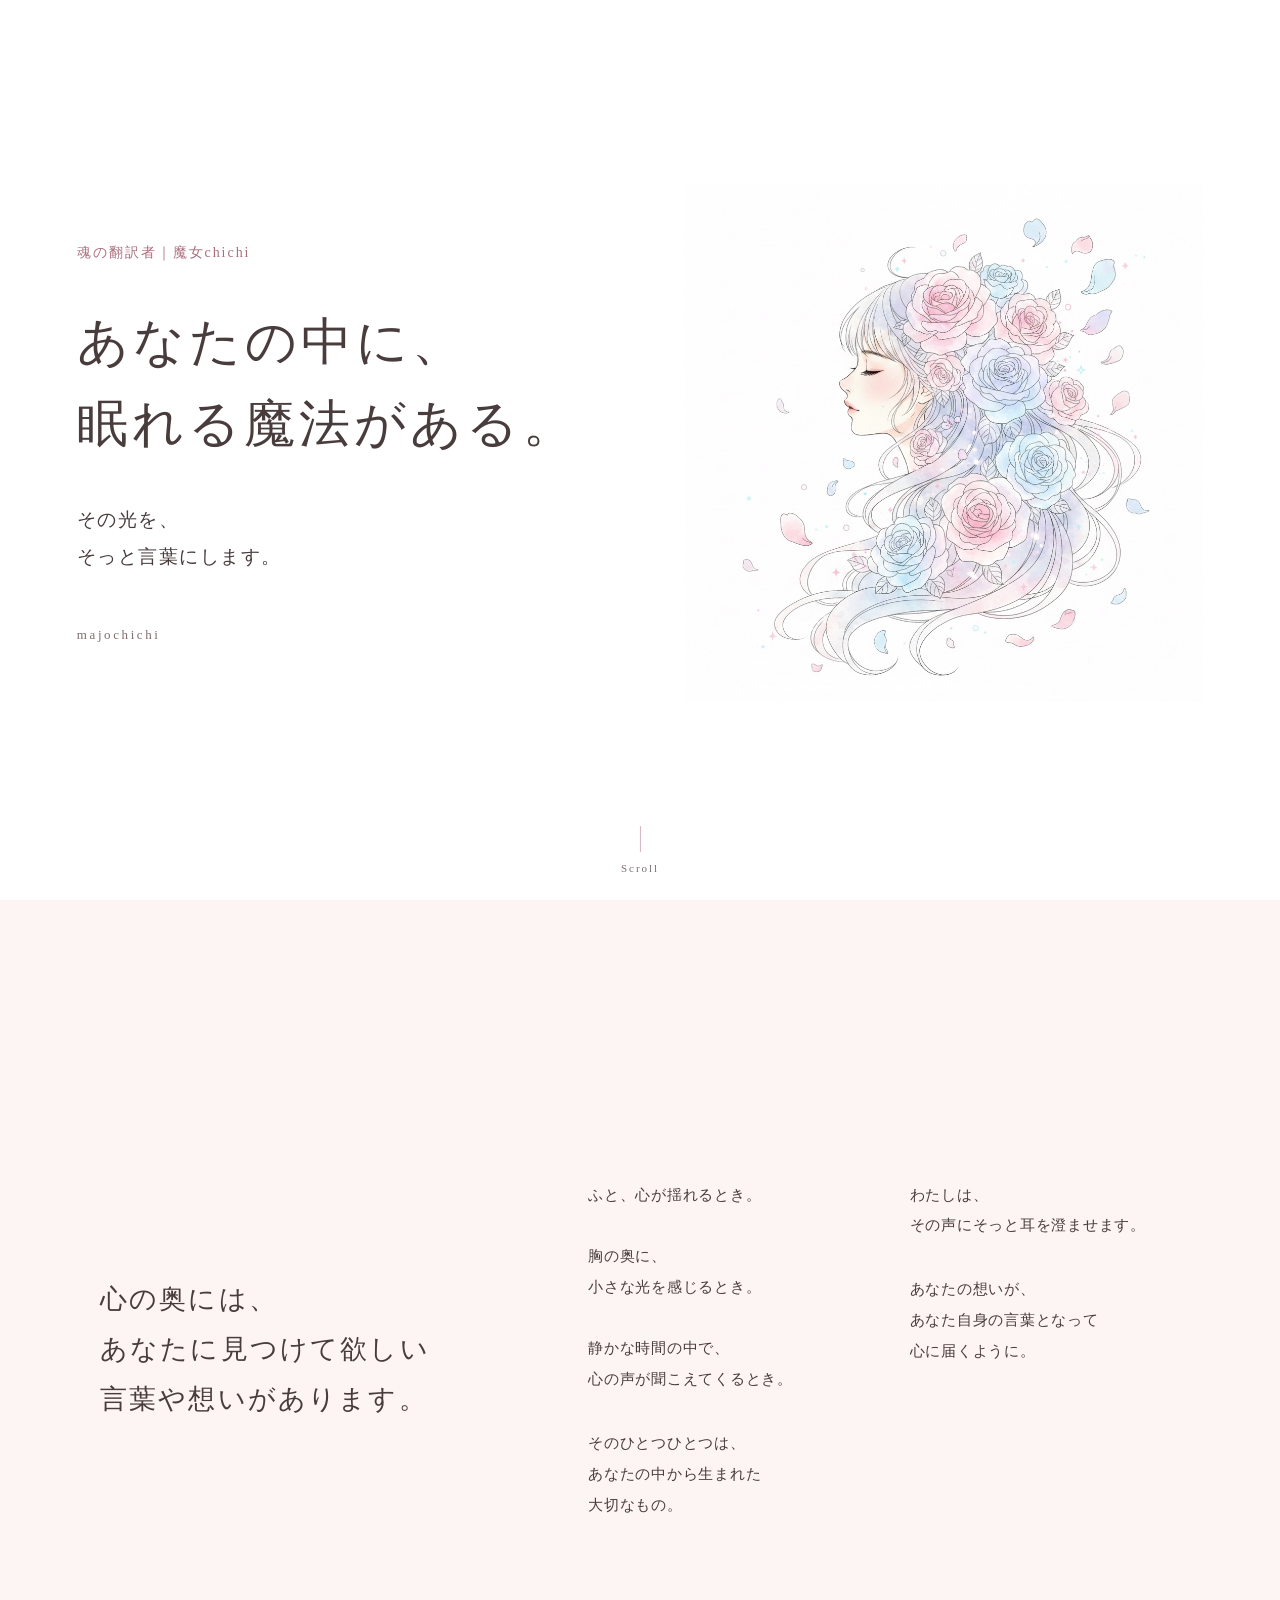
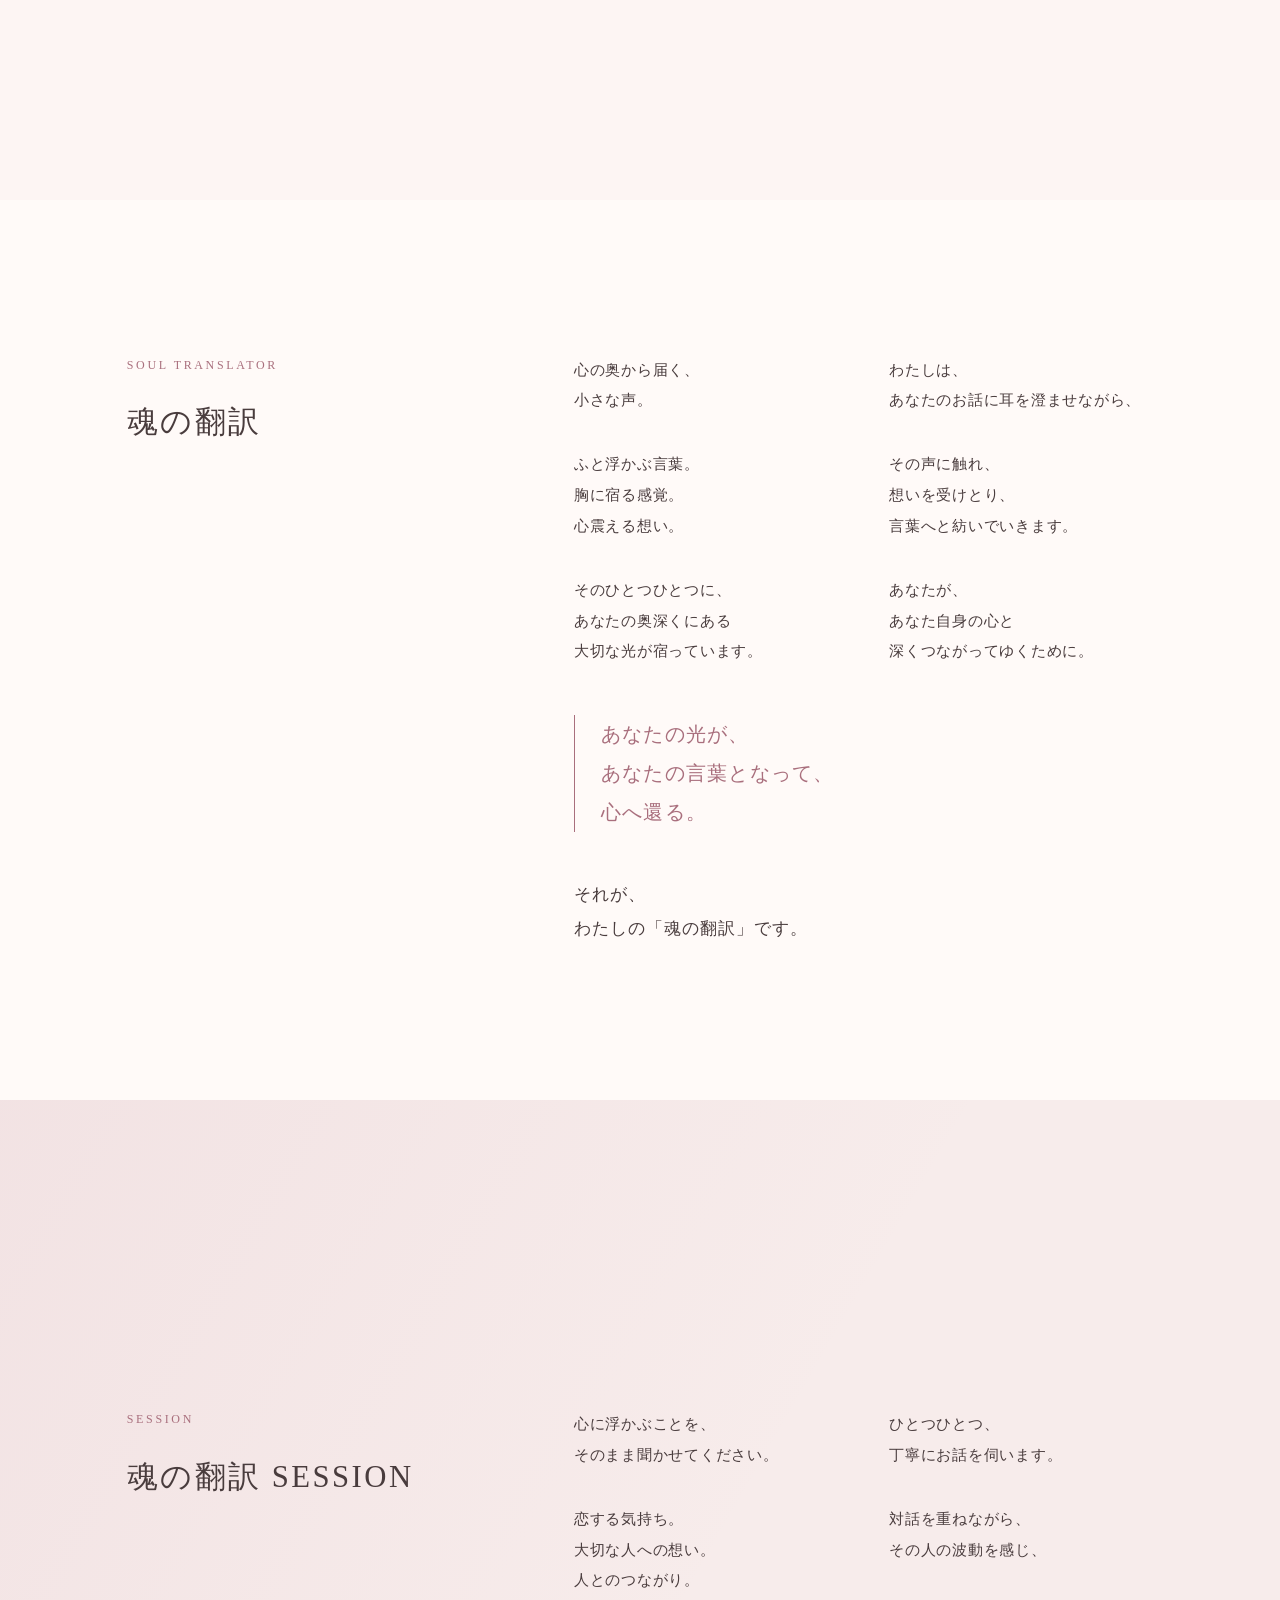
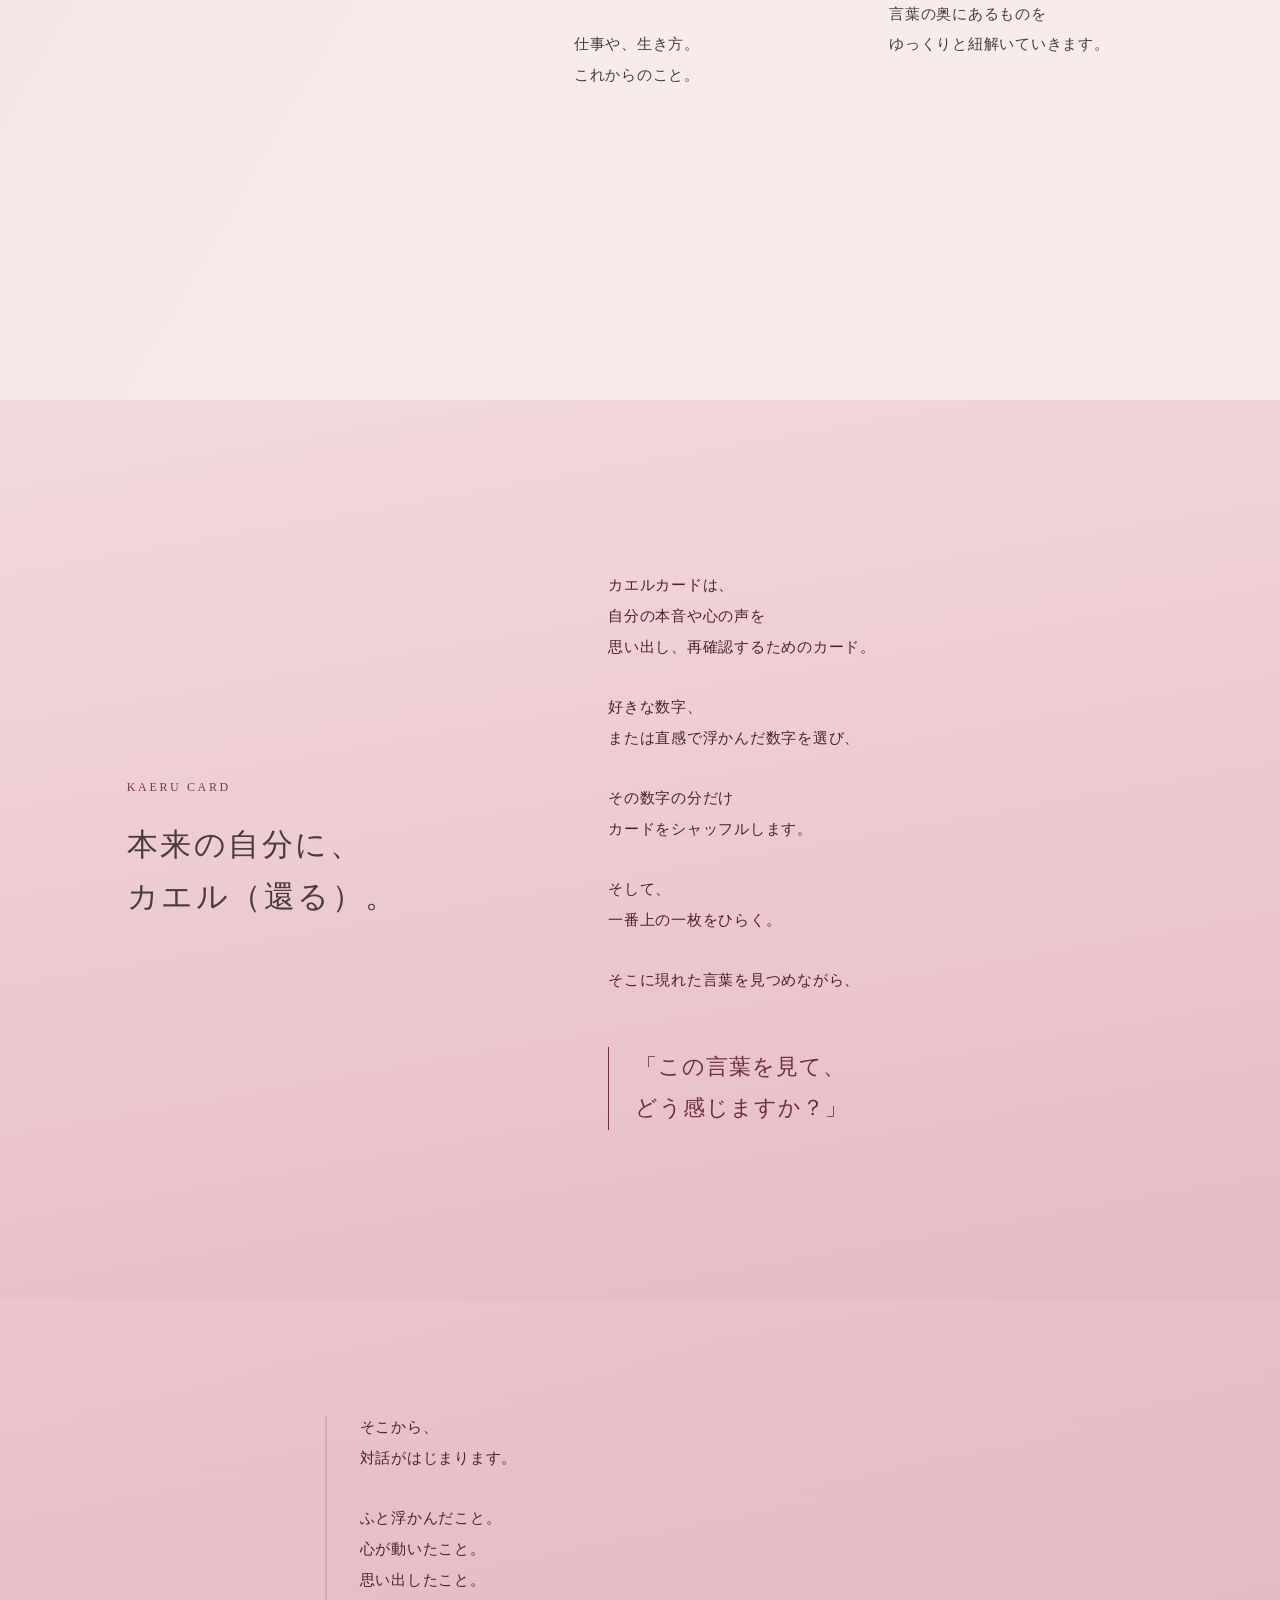
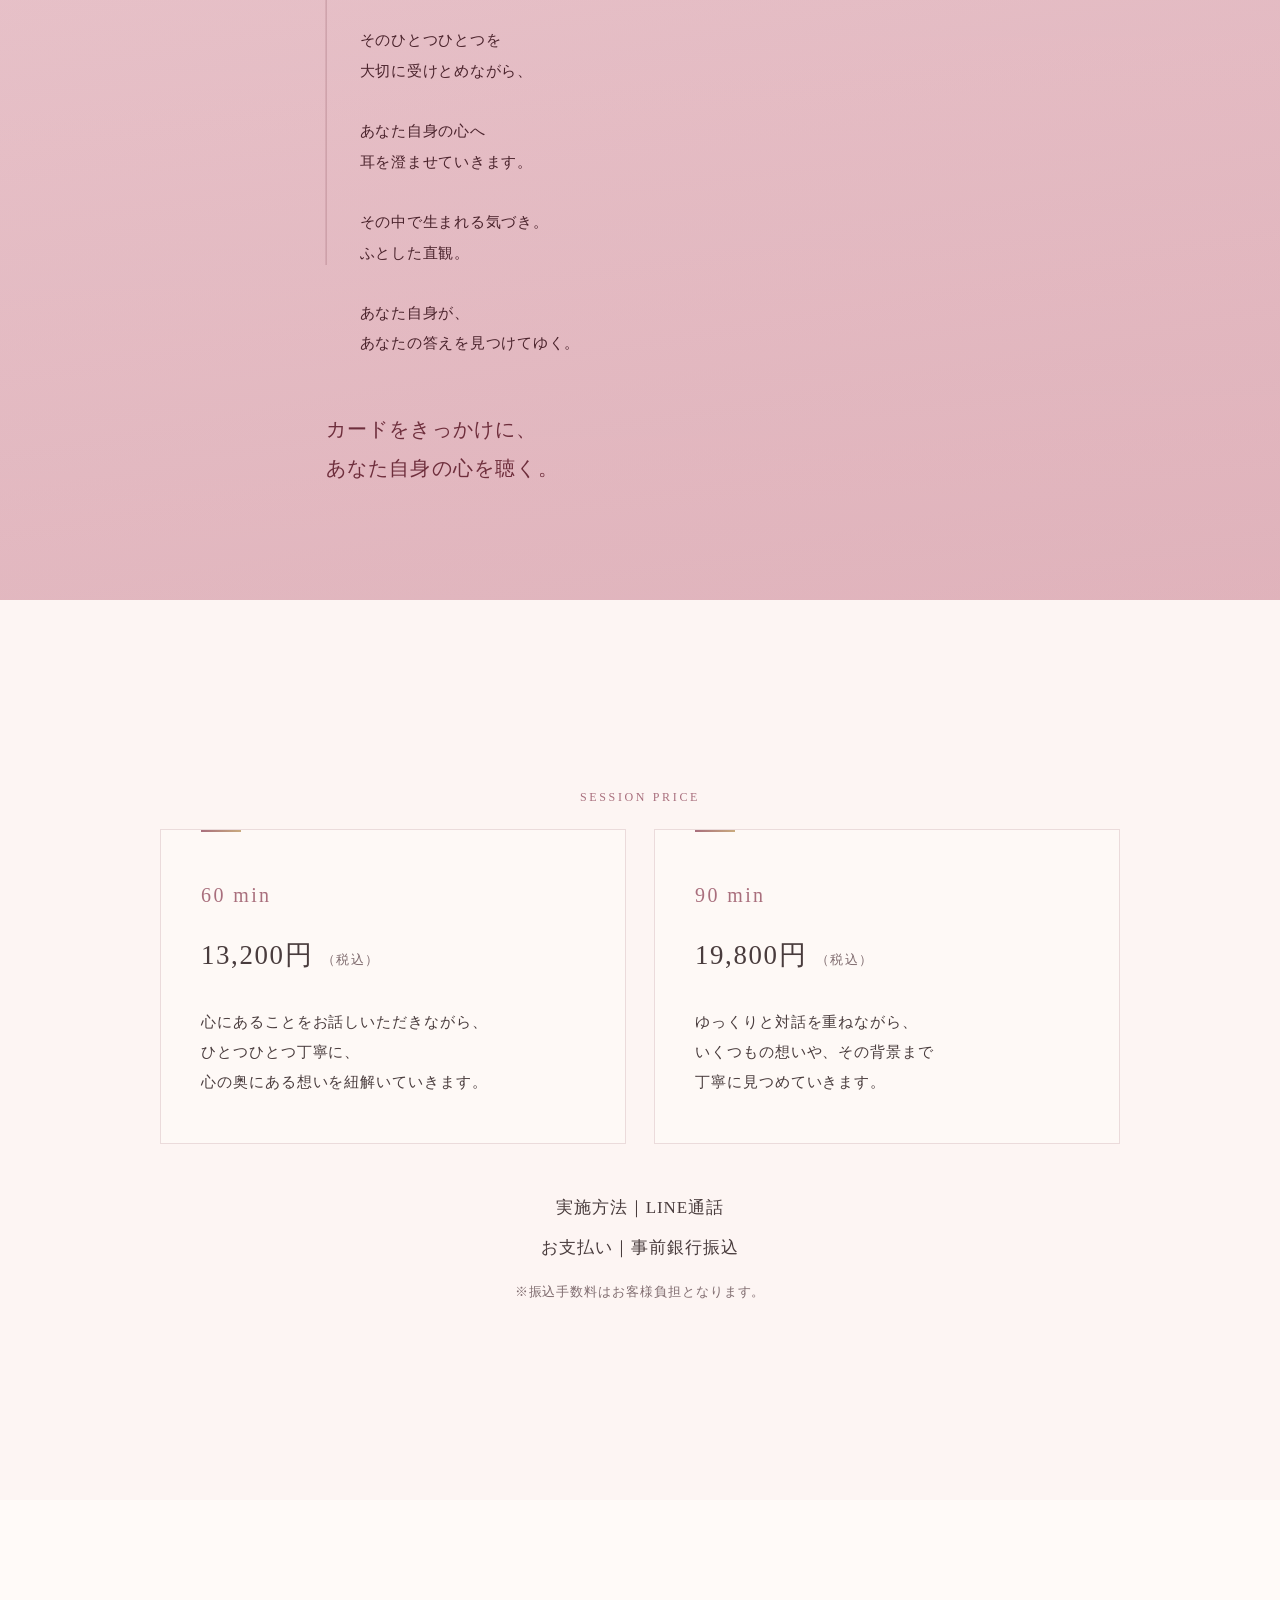
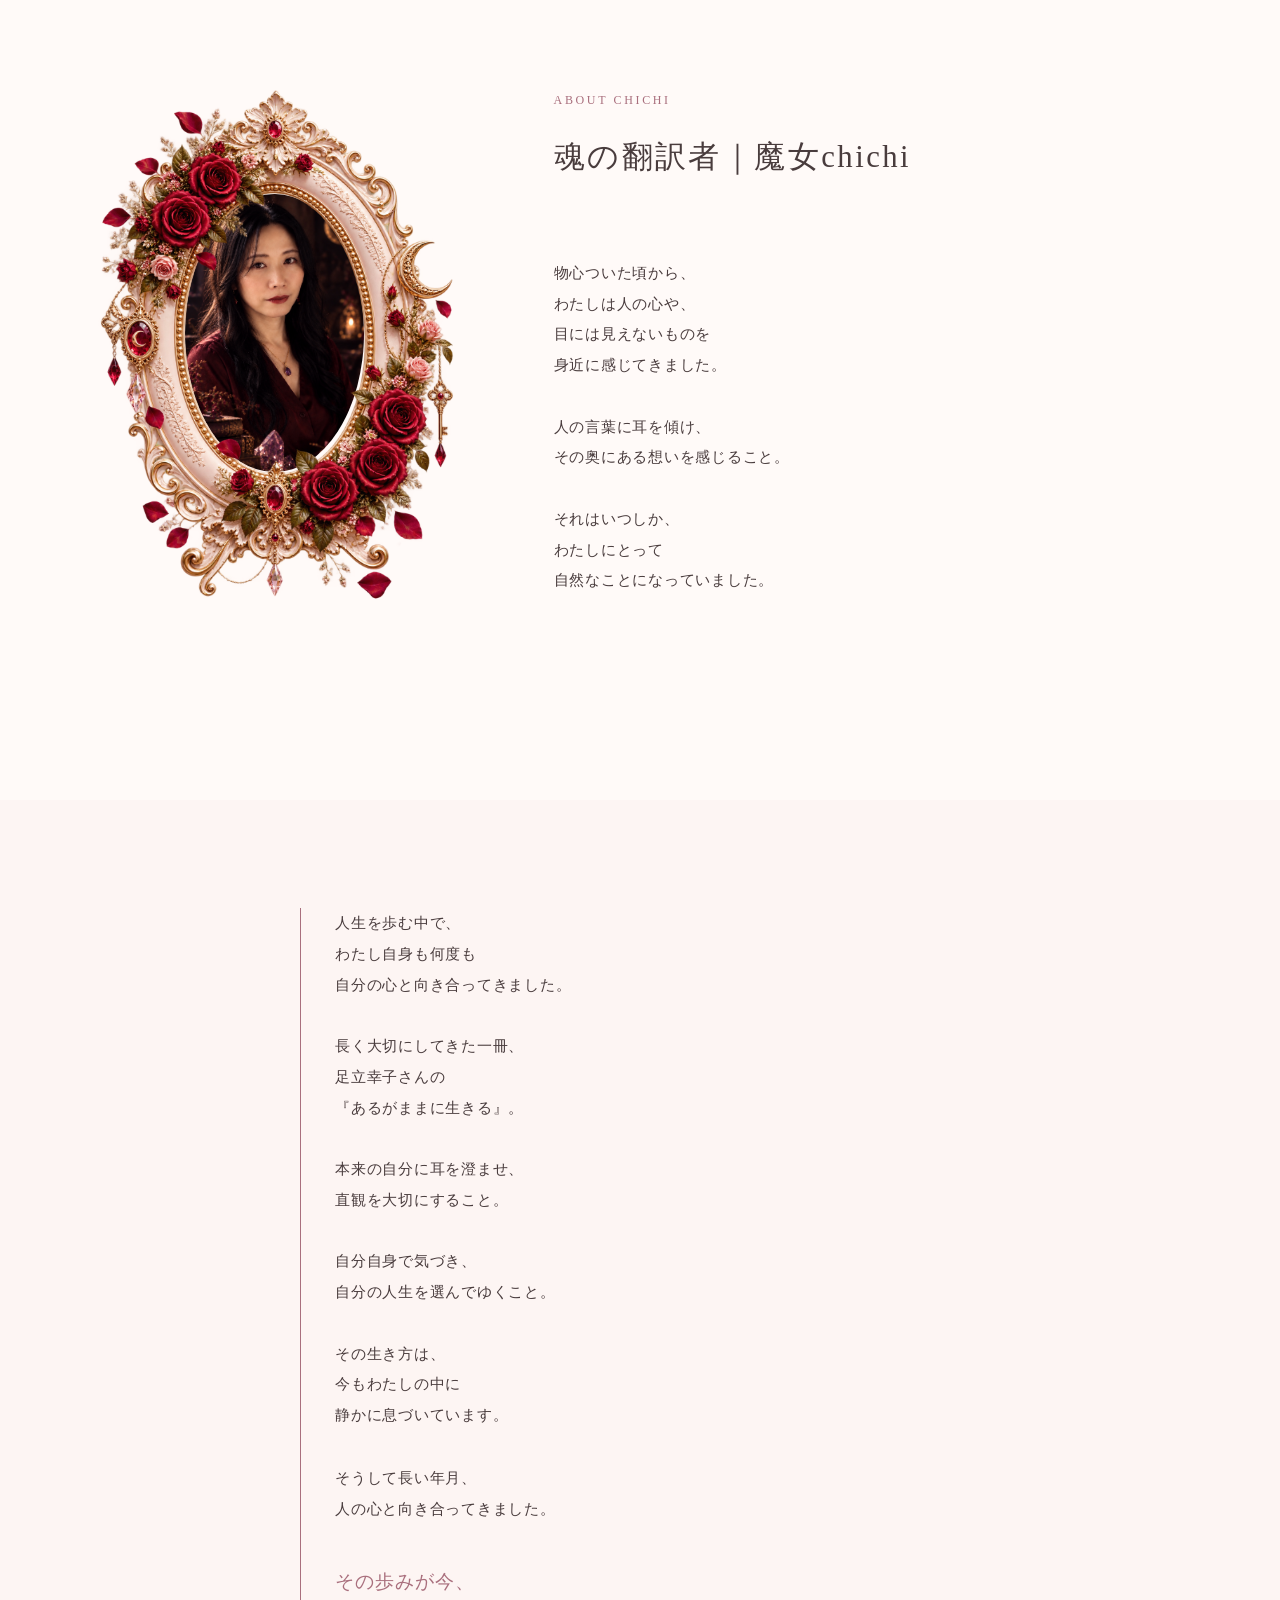
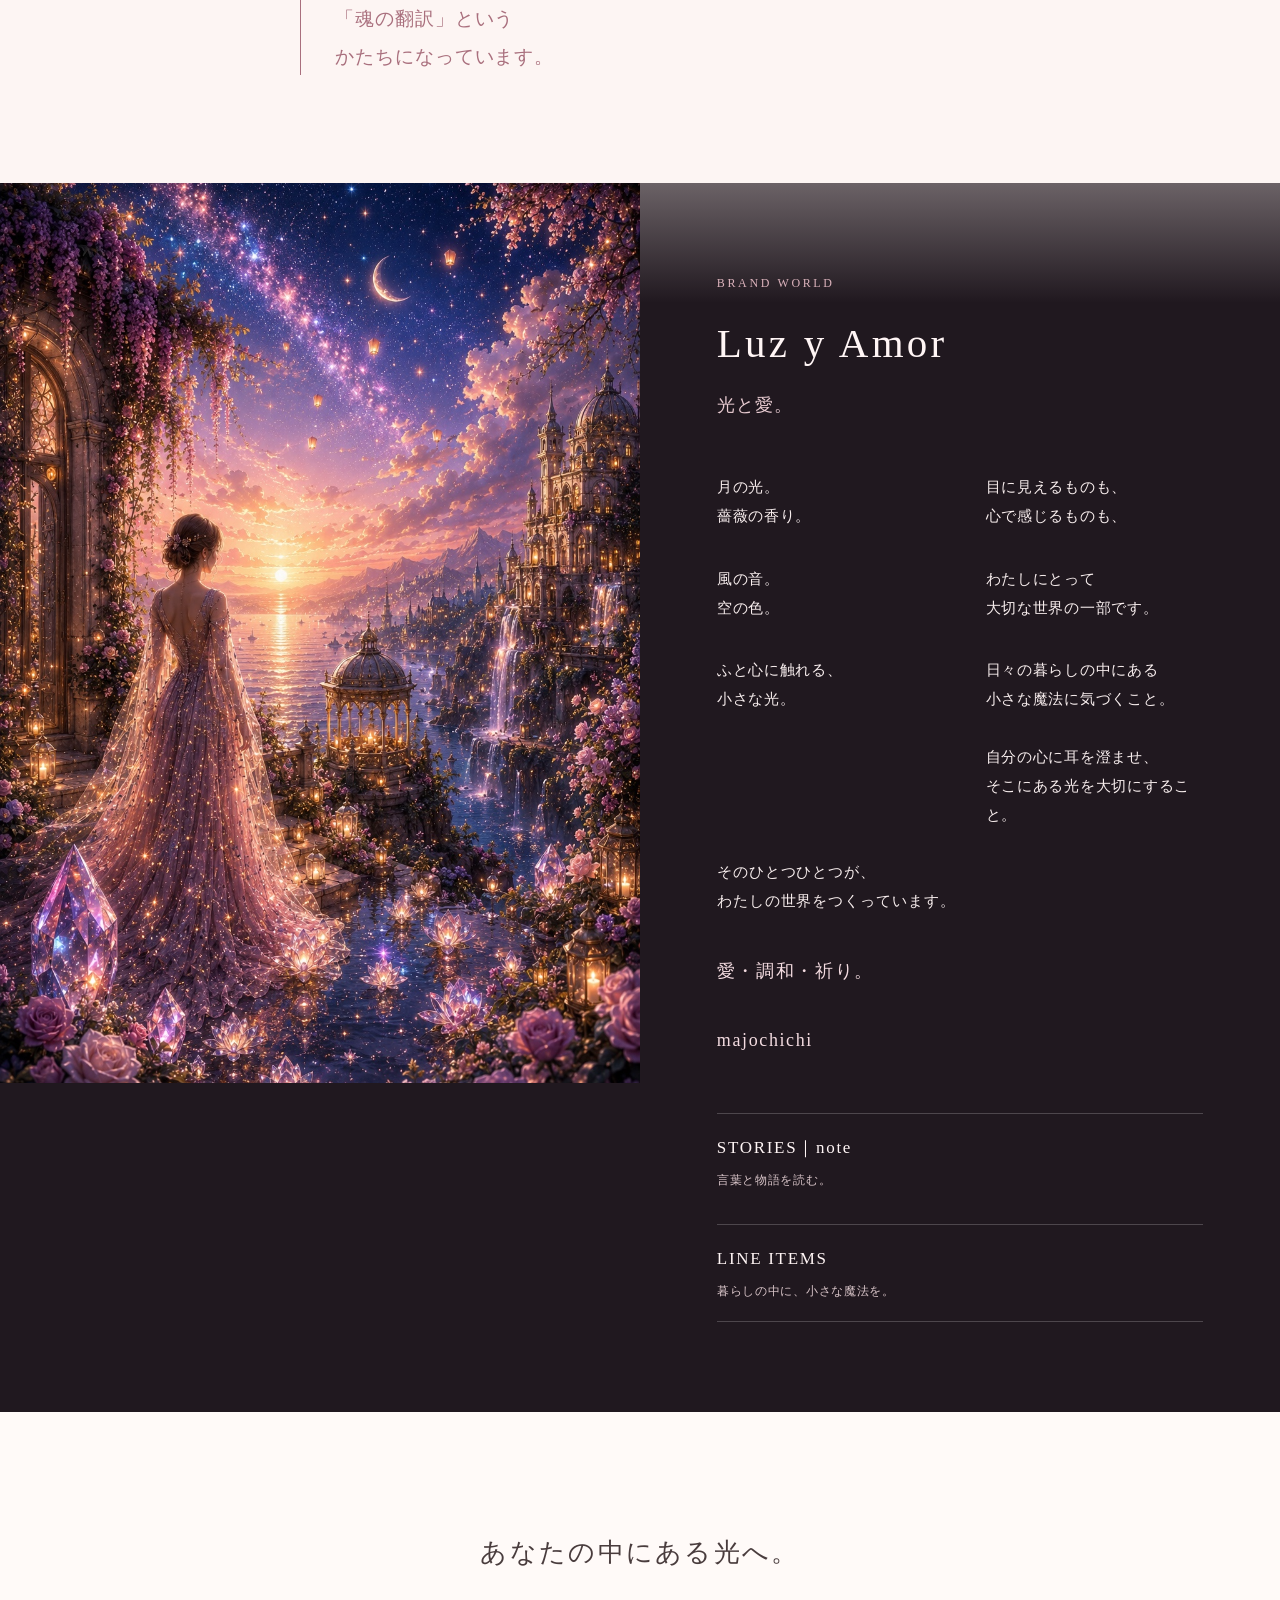
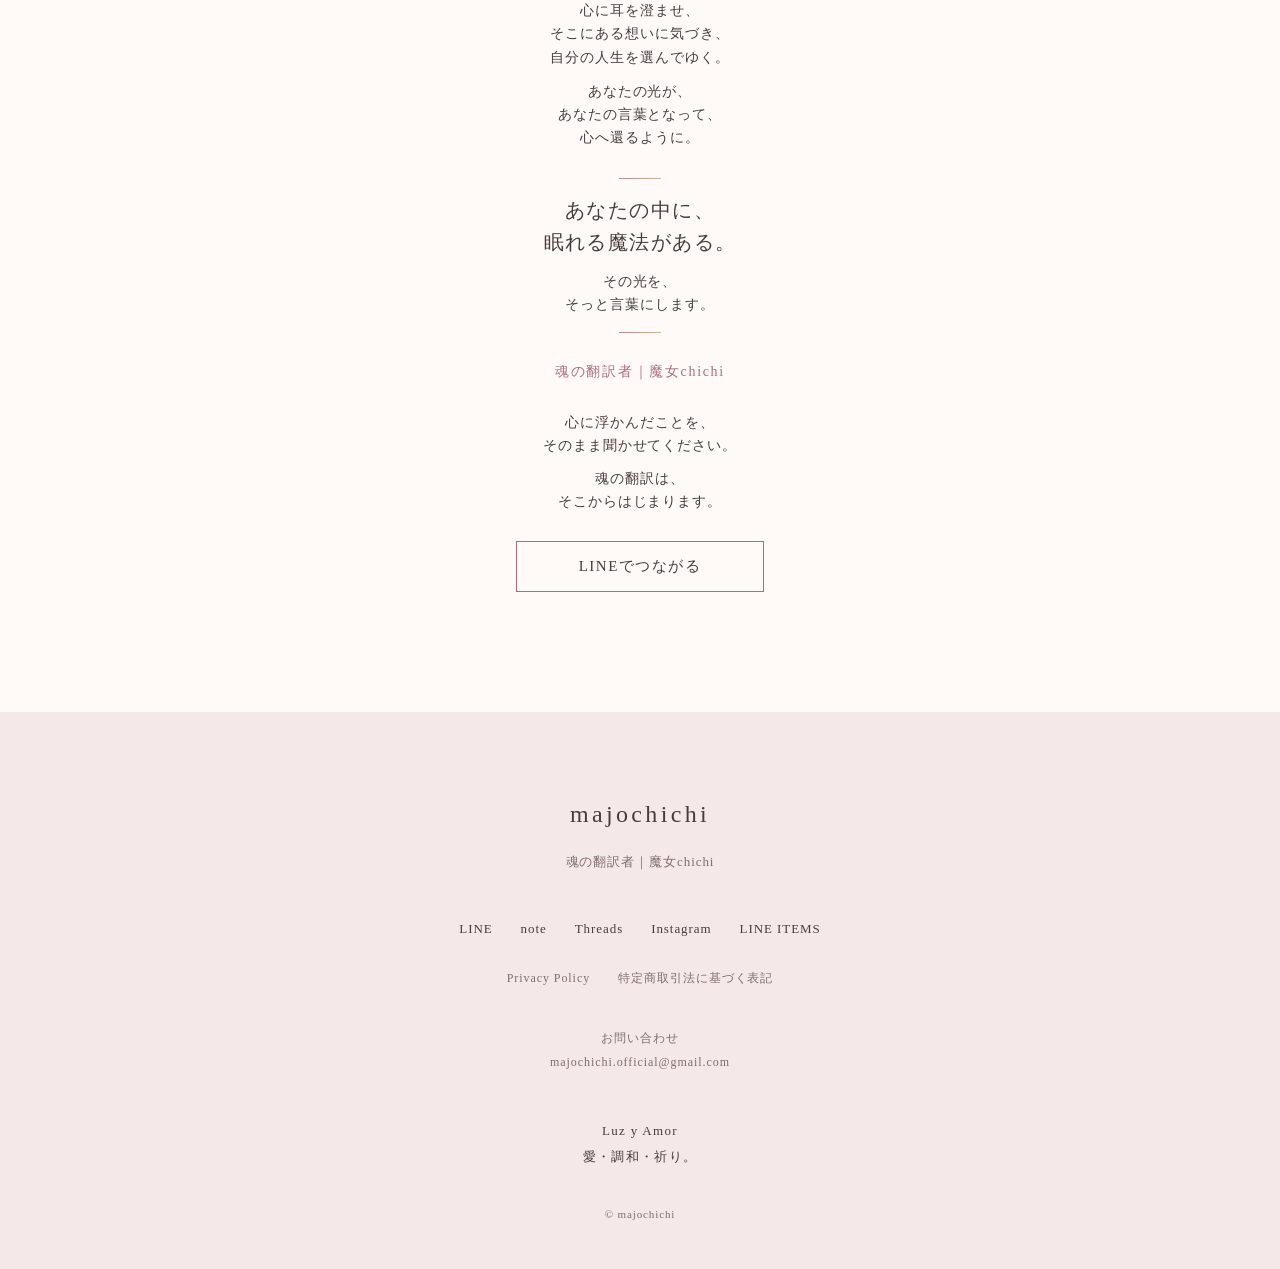
<file: index_最終更新版.html>
<!DOCTYPE html>
<html lang="ja">
<head>
  <meta charset="UTF-8">
  <meta name="viewport" content="width=device-width, initial-scale=1.0">

  <link rel="stylesheet" href="style.css">
  <link rel="stylesheet" href="kaeru-fix.css">

  <title>魂の翻訳者｜魔女chichi｜majochichi</title>

  <meta
    name="description"
    content="あなたの中に、眠れる魔法がある。その光を、そっと言葉にします。魂の翻訳者｜魔女chichi"
  >
  <style>
    .keep-phrase { white-space: nowrap; }
    @media (max-width: 640px) {
      .keep-phrase { white-space: normal; }
    }
  </style>
</head>

<body>

  <main>

    <!-- FIRST VIEW -->
    <section id="first-view">

      <div class="first-view-inner">

        <div class="first-view-copy">

          <p class="first-view-role">
            魂の翻訳者｜魔女chichi
          </p>

          <h1>
            あなたの中に、<br>
            <span class="keep-line">眠れる魔法がある。</span>
          </h1>

          <p class="first-view-message">
            その光を、<br>
            そっと言葉にします。
          </p>

          <p class="first-view-signature">
            majochichi
          </p>

        </div>


        <div class="first-view-visual">

          <img
            src="assets/first-view.jpg"
            alt="薔薇と光に包まれ、静かに目を閉じる女性のイラスト"
          >

        </div>

      </div>

      <p class="first-view-scroll">
        <span class="scroll-line" aria-hidden="true"></span>
        Scroll
      </p>

    </section>


    <!-- MESSAGE -->
    <section id="message" class="message-section">

      <div class="petals" aria-hidden="true">
        <span class="light light--a" style="left:7%; top:66%; --w:5px; --h:5px; animation-duration:11s; animation-delay:0s; --drift-1:14px; --drift-2:-10px; --peak-opacity:0.35;"></span>
        <span class="light light--b" style="left:92%; top:60%; --w:6px; --h:6px; animation-duration:14s; animation-delay:5s; --drift-1:-16px; --drift-2:12px; --peak-opacity:0.4;"></span>
        <span class="light light--c" style="left:10%; top:73%; --w:4px; --h:4px; animation-duration:9.5s; animation-delay:8s; --drift-1:12px; --drift-2:-14px; --peak-opacity:0.3;"></span>
      </div>

      <div class="message-inner">

        <p class="message-lead">
          心の奥には、<br>
          あなたに見つけて欲しい<br>
          言葉や想いがあります。
        </p>

        <div class="content-columns">

          <div class="content-col">

            <p>
              ふと、心が揺れるとき。<br><br>
              胸の奥に、<br>
              小さな光を感じるとき。<br><br>
              静かな時間の中で、<br>
              心の声が聞こえてくるとき。
            </p>

            <p>
              そのひとつひとつは、<br>
              あなたの中から生まれた<br>
              大切なもの。
            </p>

          </div>

          <div class="content-col">

            <p>
              わたしは、<br>
              その声にそっと耳を澄ませます。
            </p>

            <p>
              あなたの想いが、<br>
              あなた自身の言葉となって<br>
              心に届くように。
            </p>

          </div>

        </div>

      </div>

    </section>


    <!-- SOUL TRANSLATOR -->
    <section
      id="soul-translator"
      class="soul-translator-section"
    >

      <div class="petals" aria-hidden="true">
        <span class="light light--b" style="left:6%; top:58%; --w:5px; --h:5px; animation-duration:12.5s; animation-delay:1s; --drift-1:13px; --drift-2:-11px; --peak-opacity:0.4;"></span>
        <span class="light light--c" style="left:94%; top:64%; --w:6px; --h:6px; animation-duration:15.5s; animation-delay:6s; --drift-1:-15px; --drift-2:10px; --peak-opacity:0.35;"></span>
        <span class="light light--a" style="left:50%; top:86%; --w:4px; --h:4px; animation-duration:10s; animation-delay:9s; --drift-1:10px; --drift-2:-13px; --peak-opacity:0.3;"></span>
      </div>

      <div class="section-split">

        <div class="section-meta">

          <p class="section-label">
            SOUL TRANSLATOR
          </p>

          <h2 class="section-title">
            魂の翻訳
          </h2>

        </div>

        <div class="section-content">

          <div class="content-columns">

            <div class="content-col">

              <p>
                心の奥から届く、<br>
                小さな声。
              </p>

              <p>
                ふと浮かぶ言葉。<br>
                胸に宿る感覚。<br>
                心震える想い。
              </p>

              <p>
                そのひとつひとつに、<br>
                あなたの奥深くにある<br>
                大切な光が宿っています。
              </p>

            </div>

            <div class="content-col">

              <p>
                わたしは、<br>
                <span class="keep-phrase">あなたのお話に耳を澄ませながら、</span>
              </p>

              <p>
                その声に触れ、<br>
                想いを受けとり、<br>
                言葉へと紡いでいきます。
              </p>

              <p>
                あなたが、<br>
                あなた自身の心と<br>
                深くつながってゆくために。
              </p>

            </div>

          </div>

          <p class="pull-quote soul-translator-key">
            あなたの光が、<br>
            あなたの言葉となって、<br>
            心へ還る。
          </p>

          <p class="soul-translator-ending">
            それが、<br>
            わたしの「魂の翻訳」です。
          </p>

        </div>

      </div>

    </section>


    <!-- SESSION -->
    <section id="session" class="session-section">

      <div class="section-split">

        <div class="section-meta">

          <p class="section-label">
            SESSION
          </p>

          <h2 class="section-title">
            魂の翻訳 SESSION
          </h2>

        </div>

        <div class="section-content">

          <div class="content-columns">

            <div class="content-col">

              <p>
                心に浮かぶことを、<br>
                そのまま聞かせてください。
              </p>

              <p>
                恋する気持ち。<br>
                大切な人への想い。<br>
                人とのつながり。
              </p>

              <p>
                仕事や、生き方。<br>
                これからのこと。
              </p>

            </div>

            <div class="content-col">

              <p>
                ひとつひとつ、<br>
                丁寧にお話を伺います。
              </p>

              <p>
                対話を重ねながら、<br>
                その人の波動を感じ、
              </p>

              <p>
                言葉の奥にあるものを<br>
                ゆっくりと紐解いていきます。
              </p>

            </div>

          </div>

        </div>

      </div>

    </section>


    <!-- KAERU CARD -->
    <section id="kaeru-card" class="kaeru-card-section kaeru-card-two-screen">

      <!-- SCREEN 1 -->
      <div class="kaeru-screen kaeru-screen-intro">
        <div class="kaeru-screen-inner">

          <div class="kaeru-screen-meta">
            <p class="section-label">KAERU CARD</p>

            <h2 class="section-title">
              本来の自分に、<br>
              カエル（還る）。
            </h2>
          </div>

          <div class="kaeru-screen-content">
            <div class="kaeru-reading-block">
              <p>
                カエルカードは、<br>
                自分の本音や心の声を<br>
                思い出し、再確認するためのカード。
              </p>

              <p>
                好きな数字、<br>
                または直感で浮かんだ数字を選び、
              </p>

              <p>
                その数字の分だけ<br>
                カードをシャッフルします。
              </p>

              <p>
                そして、<br>
                一番上の一枚をひらく。
              </p>

              <p>
                そこに現れた言葉を見つめながら、
              </p>
            </div>

            <p class="pull-quote kaeru-question">
              「この言葉を見て、<br>
              どう感じますか？」
            </p>
          </div>

        </div>
      </div>

      <!-- SCREEN 2 -->
      <div class="kaeru-screen kaeru-screen-dialogue">
        <div class="kaeru-dialogue-inner">

          <div class="kaeru-reading-block">
            <p>
              そこから、<br>
              対話がはじまります。
            </p>

            <p>
              ふと浮かんだこと。<br>
              心が動いたこと。<br>
              思い出したこと。
            </p>

            <p>
              そのひとつひとつを<br>
              大切に受けとめながら、
            </p>

            <p>
              あなた自身の心へ<br>
              耳を澄ませていきます。
            </p>

            <p>
              その中で生まれる気づき。<br>
              ふとした直観。
            </p>

            <p>
              あなた自身が、<br>
              あなたの答えを見つけてゆく。
            </p>
          </div>

          <p class="kaeru-ending">
            カードをきっかけに、<br>
            あなた自身の心を聴く。
          </p>

        </div>
      </div>

    </section>


    <!-- SESSION PRICE -->
    <section
      id="session-price"
      class="session-price-section"
    >

      <div class="session-price-inner">

        <p class="section-label">
          SESSION PRICE
        </p>

        <div class="session-price-grid">

          <div class="price-card">

            <h3>
              60 min
            </h3>

            <p class="price">
              13,200円
              <span>（税込）</span>
            </p>

            <p>
              心にあることをお話しいただきながら、<br>
              ひとつひとつ丁寧に、<br>
              心の奥にある想いを紐解いていきます。
            </p>

          </div>


          <div class="price-card">

            <h3>
              90 min
            </h3>

            <p class="price">
              19,800円
              <span>（税込）</span>
            </p>

            <p>
              ゆっくりと対話を重ねながら、<br>
              いくつもの想いや、その背景まで<br>
              丁寧に見つめていきます。
            </p>

          </div>

        </div>


        <div class="session-info">

          <p>
            実施方法｜LINE通話
          </p>

          <p>
            お支払い｜事前銀行振込
          </p>

          <p class="session-note">
            ※振込手数料はお客様負担となります。
          </p>

        </div>

      </div>

    </section>


    <!-- ABOUT CHICHI -->
    <section
      id="about-chichi"
      class="about-chichi-section"
    >

      <div class="about-chichi-screen about-chichi-screen-portrait">

        <div class="about-chichi-inner">

          <div class="about-chichi-meta">

            <p class="section-label">
              ABOUT CHICHI
            </p>

            <h2 class="section-title">
              魂の翻訳者｜魔女chichi
            </h2>

          </div>


          <div class="about-chichi-visual">

            <div class="about-chichi-portrait">
              <img
                src="assets/about-chichi.png"
                alt="魂の翻訳者｜魔女chichi"
              >
            </div>

            <img
              class="about-chichi-frame"
              src="assets/about-frame.png"
              alt=""
              aria-hidden="true"
            >

          </div>


          <div class="about-chichi-body about-chichi-intro">

            <p>
              物心ついた頃から、<br>
              わたしは人の心や、<br>
              目には見えないものを<br>
              身近に感じてきました。<br><br>
              人の言葉に耳を傾け、<br>
              その奥にある想いを感じること。<br><br>
              それはいつしか、<br>
              わたしにとって<br>
              自然なことになっていました。
            </p>

          </div>

        </div>

      </div>


      <div class="about-chichi-screen about-chichi-screen-philosophy">

        <div class="petals" aria-hidden="true">
          <span class="petal petal--a" style="left:16%; top:-6%; --w:13px; --h:17px; animation-duration:14s; animation-delay:0s; --drift-1:28px; --drift-2:-18px; --drift-3:22px; --rot-1:25deg; --rot-2:-15deg; --rot-3:40deg; --peak-opacity:0.5;"><span class="petal-shape"></span></span>
          <span class="petal petal--b" style="left:78%; top:-9%; --w:19px; --h:24px; animation-duration:21s; animation-delay:6s; --drift-1:-32px; --drift-2:26px; --drift-3:-28px; --rot-1:-30deg; --rot-2:18deg; --rot-3:-50deg; --peak-opacity:0.45;"><span class="petal-shape"></span></span>
          <span class="petal petal--c" style="left:48%; top:-7%; --w:16px; --h:20px; animation-duration:18s; animation-delay:10s; --drift-1:24px; --drift-2:-20px; --drift-3:26px; --rot-1:20deg; --rot-2:-35deg; --rot-3:55deg; --peak-opacity:0.55;"><span class="petal-shape"></span></span>
          <span class="petal petal--a" style="left:30%; top:-10%; --w:25px; --h:31px; animation-duration:24s; animation-delay:3s; --drift-1:-40px; --drift-2:30px; --drift-3:-35px; --rot-1:-25deg; --rot-2:20deg; --rot-3:-60deg; --peak-opacity:0.4;"><span class="petal-shape"></span></span>
        </div>

        <div class="about-chichi-philosophy-inner">

          <div class="about-chichi-body about-chichi-philosophy">

            <p>
              人生を歩む中で、<br>
              わたし自身も何度も<br>
              自分の心と向き合ってきました。<br><br>
              長く大切にしてきた一冊、<br>
              足立幸子さんの<br>
              『あるがままに生きる』。<br><br>
              本来の自分に耳を澄ませ、<br>
              直観を大切にすること。<br><br>
              自分自身で気づき、<br>
              自分の人生を選んでゆくこと。<br><br>
              その生き方は、<br>
              今もわたしの中に<br>
              静かに息づいています。
            </p>

            <p>
              そうして長い年月、<br>
              人の心と向き合ってきました。
            </p>

          </div>

          <p class="about-chichi-ending">
            その歩みが今、<br>
            「魂の翻訳」という<br>
            かたちになっています。
          </p>

        </div>

      </div>

    </section>


    <!-- BRAND WORLD -->
    <section
      id="brand-world"
      class="brand-world-section"
    >

      <div class="brand-world-inner">

        <div class="brand-world-visual">

          <img
            src="assets/brand-world.jpg"
            alt="月と薔薇と光に包まれたmajochichiの世界"
          >

        </div>


        <div class="brand-world-copy">

          <p class="section-label">
            BRAND WORLD
          </p>

          <h2 class="brand-world-title">
            Luz y Amor
          </h2>

          <p class="brand-world-lead">
            光と愛。
          </p>

          <div class="content-columns brand-world-columns">

            <div class="content-col">

              <p>
                月の光。<br>
                薔薇の香り。
              </p>

              <p>
                風の音。<br>
                空の色。
              </p>

              <p>
                ふと心に触れる、<br>
                小さな光。
              </p>

            </div>

            <div class="content-col">

              <p>
                目に見えるものも、<br>
                心で感じるものも、
              </p>

              <p>
                わたしにとって<br>
                大切な世界の一部です。
              </p>

              <p>
                日々の暮らしの中にある<br>
                小さな魔法に気づくこと。<br><br>
                自分の心に耳を澄ませ、<br>
                そこにある光を大切にすること。
              </p>

            </div>

          </div>

          <p class="brand-world-body-tail">
            そのひとつひとつが、<br>
            わたしの世界をつくっています。
          </p>

          <p class="brand-world-ending">
            愛・調和・祈り。<br><br>
            majochichi
          </p>


          <div class="brand-world-links">

            
              <a
              href="https://note.com/majochichi"
              target="_blank"
              rel="noopener noreferrer"
            >
              <span>
                STORIES｜note
              </span>

              <small>
                言葉と物語を読む。
              </small>
            </a>


            
              <a
              href="https://line.me/S/shop/sticker/author/6569185"
              target="_blank"
              rel="noopener noreferrer"
            >
              <span>
                LINE ITEMS
              </span>

              <small>
                暮らしの中に、小さな魔法を。
              </small>
            </a>

          </div>

        </div>

      </div>

    </section>


    <!-- FINAL MESSAGE -->
    <section
      id="final-message"
      class="final-message-section"
    >

      <div class="petals" aria-hidden="true">
        <span class="light light--a" style="left:10%; top:70%; --w:6px; --h:6px; animation-duration:10s; animation-delay:0s; --drift-1:15px; --drift-2:-12px; --peak-opacity:0.45;"></span>
        <span class="light light--c" style="left:90%; top:66%; --w:5px; --h:5px; animation-duration:13s; animation-delay:4s; --drift-1:-14px; --drift-2:11px; --peak-opacity:0.4;"></span>
        <span class="light light--b" style="left:18%; top:78%; --w:7px; --h:7px; animation-duration:15.5s; animation-delay:8s; --drift-1:16px; --drift-2:-13px; --peak-opacity:0.5;"></span>
        <span class="light light--a" style="left:82%; top:74%; --w:4px; --h:4px; animation-duration:9s; animation-delay:2s; --drift-1:-11px; --drift-2:14px; --peak-opacity:0.35;"></span>
        <span class="light light--c" style="left:50%; top:84%; --w:9px; --h:9px; animation-duration:16s; animation-delay:11s; --drift-1:12px; --drift-2:-15px; --peak-opacity:0.4;"></span>
      </div>

      <div class="final-message-inner">

        <h2>
          あなたの中にある光へ。
        </h2>

        <div class="final-message-lead">

          <p>
            心に耳を澄ませ、<br>
            そこにある想いに気づき、<br>
            自分の人生を選んでゆく。
          </p>

          <p>
            あなたの光が、<br>
            あなたの言葉となって、<br>
            心へ還るように。
          </p>

        </div>

        <div class="final-message-core">

          <span class="final-message-divider" aria-hidden="true"></span>

          <p class="final-message-key">
            あなたの中に、<br>
            眠れる魔法がある。
          </p>

          <p class="final-message-sub">
            その光を、<br>
            そっと言葉にします。
          </p>

          <span class="final-message-divider" aria-hidden="true"></span>

        </div>

        <p class="final-message-role">
          魂の翻訳者｜魔女chichi
        </p>

        <div class="final-message-invite">

          <p>
            心に浮かんだことを、<br>
            そのまま聞かせてください。
          </p>

          <p>
            魂の翻訳は、<br>
            そこからはじまります。
          </p>

        </div>

        
          <a
          class="line-cta"
          href="https://lin.ee/QZUK7N4"
          target="_blank"
          rel="noopener noreferrer"
        >
          LINEでつながる
        </a>

      </div>

    </section>

  </main>


  <!-- FOOTER -->
  <footer class="site-footer">

    <div class="site-footer-inner">

      <p class="site-footer-brand">
        majochichi
      </p>

      <p class="site-footer-role">
        魂の翻訳者｜魔女chichi
      </p>


      <nav
        class="site-footer-links"
        aria-label="外部リンク"
      >

        
          <a
          href="https://lin.ee/QZUK7N4"
          target="_blank"
          rel="noopener noreferrer"
        >
          LINE
        </a>

        
          <a
          href="https://note.com/majochichi"
          target="_blank"
          rel="noopener noreferrer"
        >
          note
        </a>

        
          <a
          href="https://www.threads.com/@majochichi_official"
          target="_blank"
          rel="noopener noreferrer"
        >
          Threads
        </a>

        
          <a
          href="https://www.instagram.com/majochichi_official/"
          target="_blank"
          rel="noopener noreferrer"
        >
          Instagram
        </a>

        
          <a
          href="https://line.me/S/shop/sticker/author/6569185"
          target="_blank"
          rel="noopener noreferrer"
        >
          LINE ITEMS
        </a>

      </nav>


      <nav
        class="site-footer-legal"
        aria-label="法務情報"
      >

        <a href="privacy.html">
          Privacy Policy
        </a>

        <a href="tokusho.html">
          特定商取引法に基づく表記
        </a>

      </nav>


      <p class="site-footer-contact">
        お問い合わせ<br>

        <a href="mailto:majochichi.official@gmail.com">
          majochichi.official@gmail.com
        </a>
      </p>


      <p class="site-footer-motto">
        Luz y Amor<br>
        愛・調和・祈り。
      </p>

      <p class="site-footer-copyright">
        © majochichi
      </p>

    </div>

  </footer>

</body>
</html>
</file>
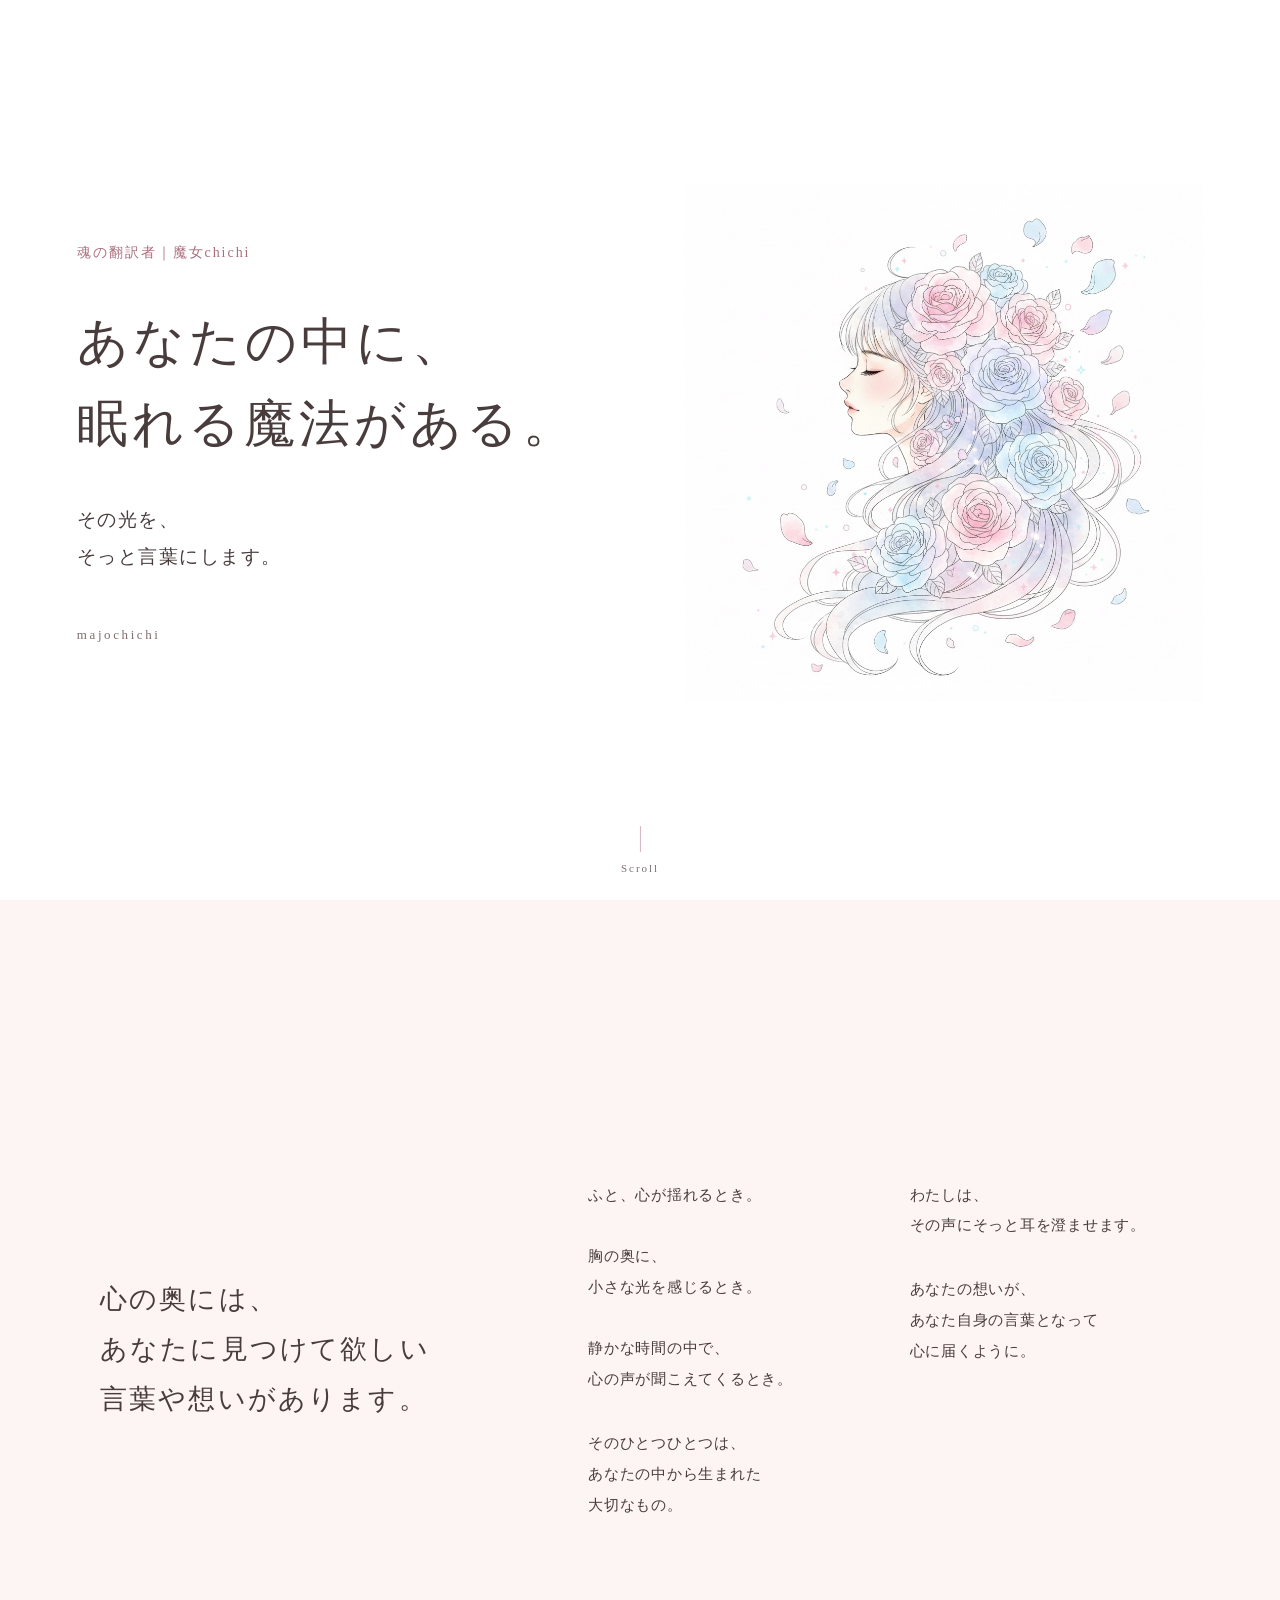
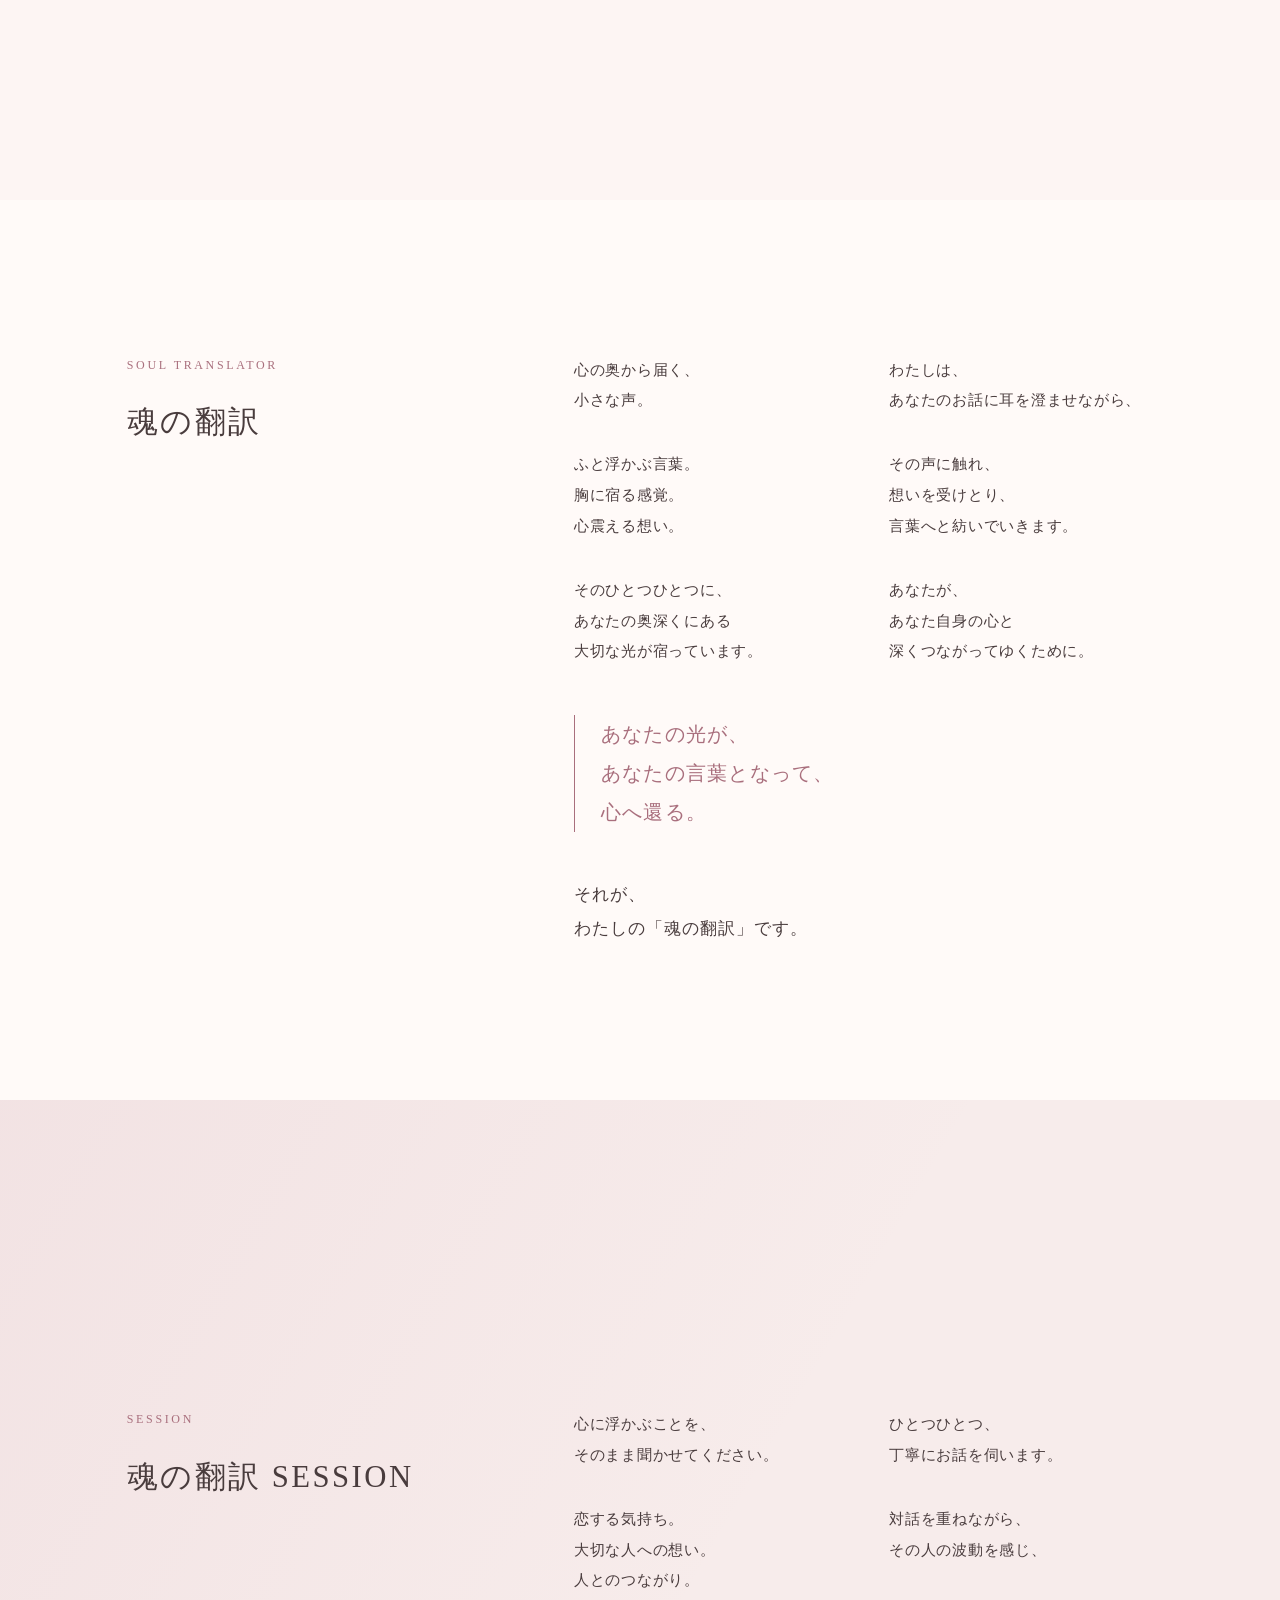
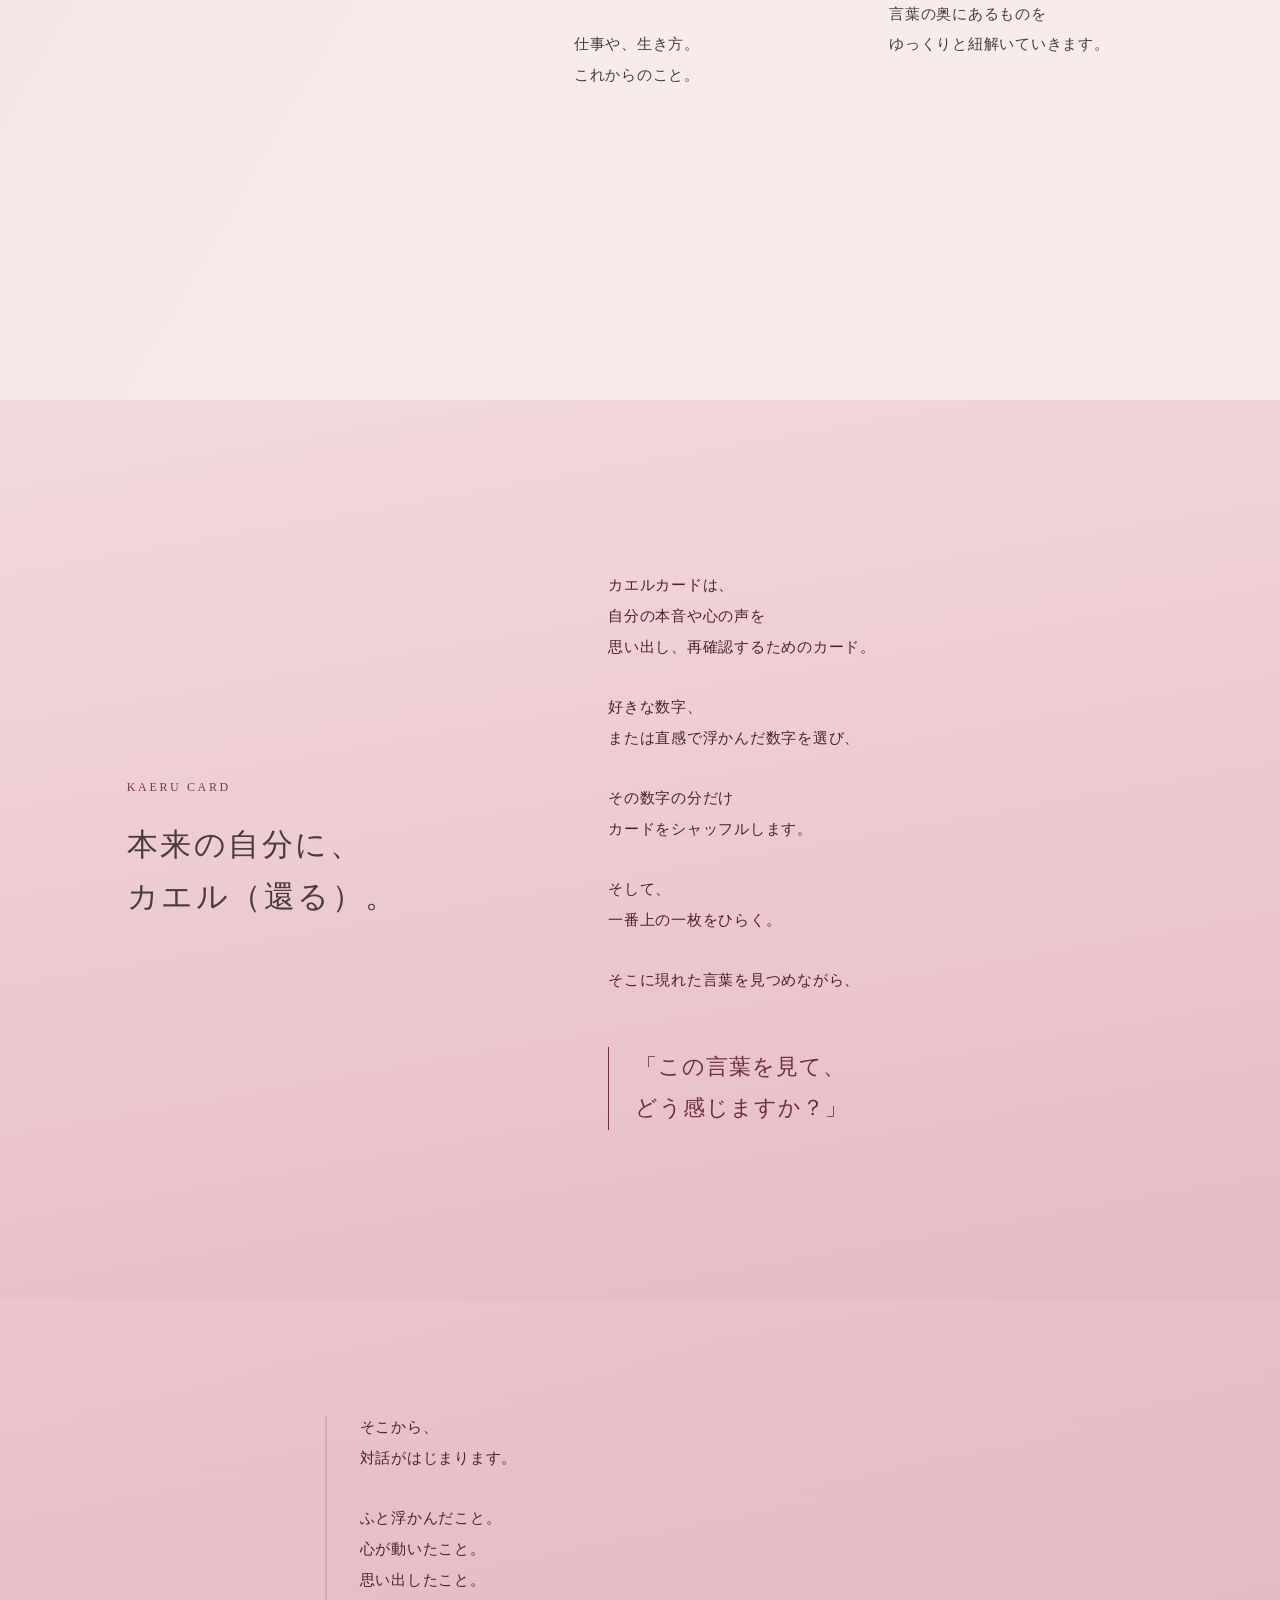
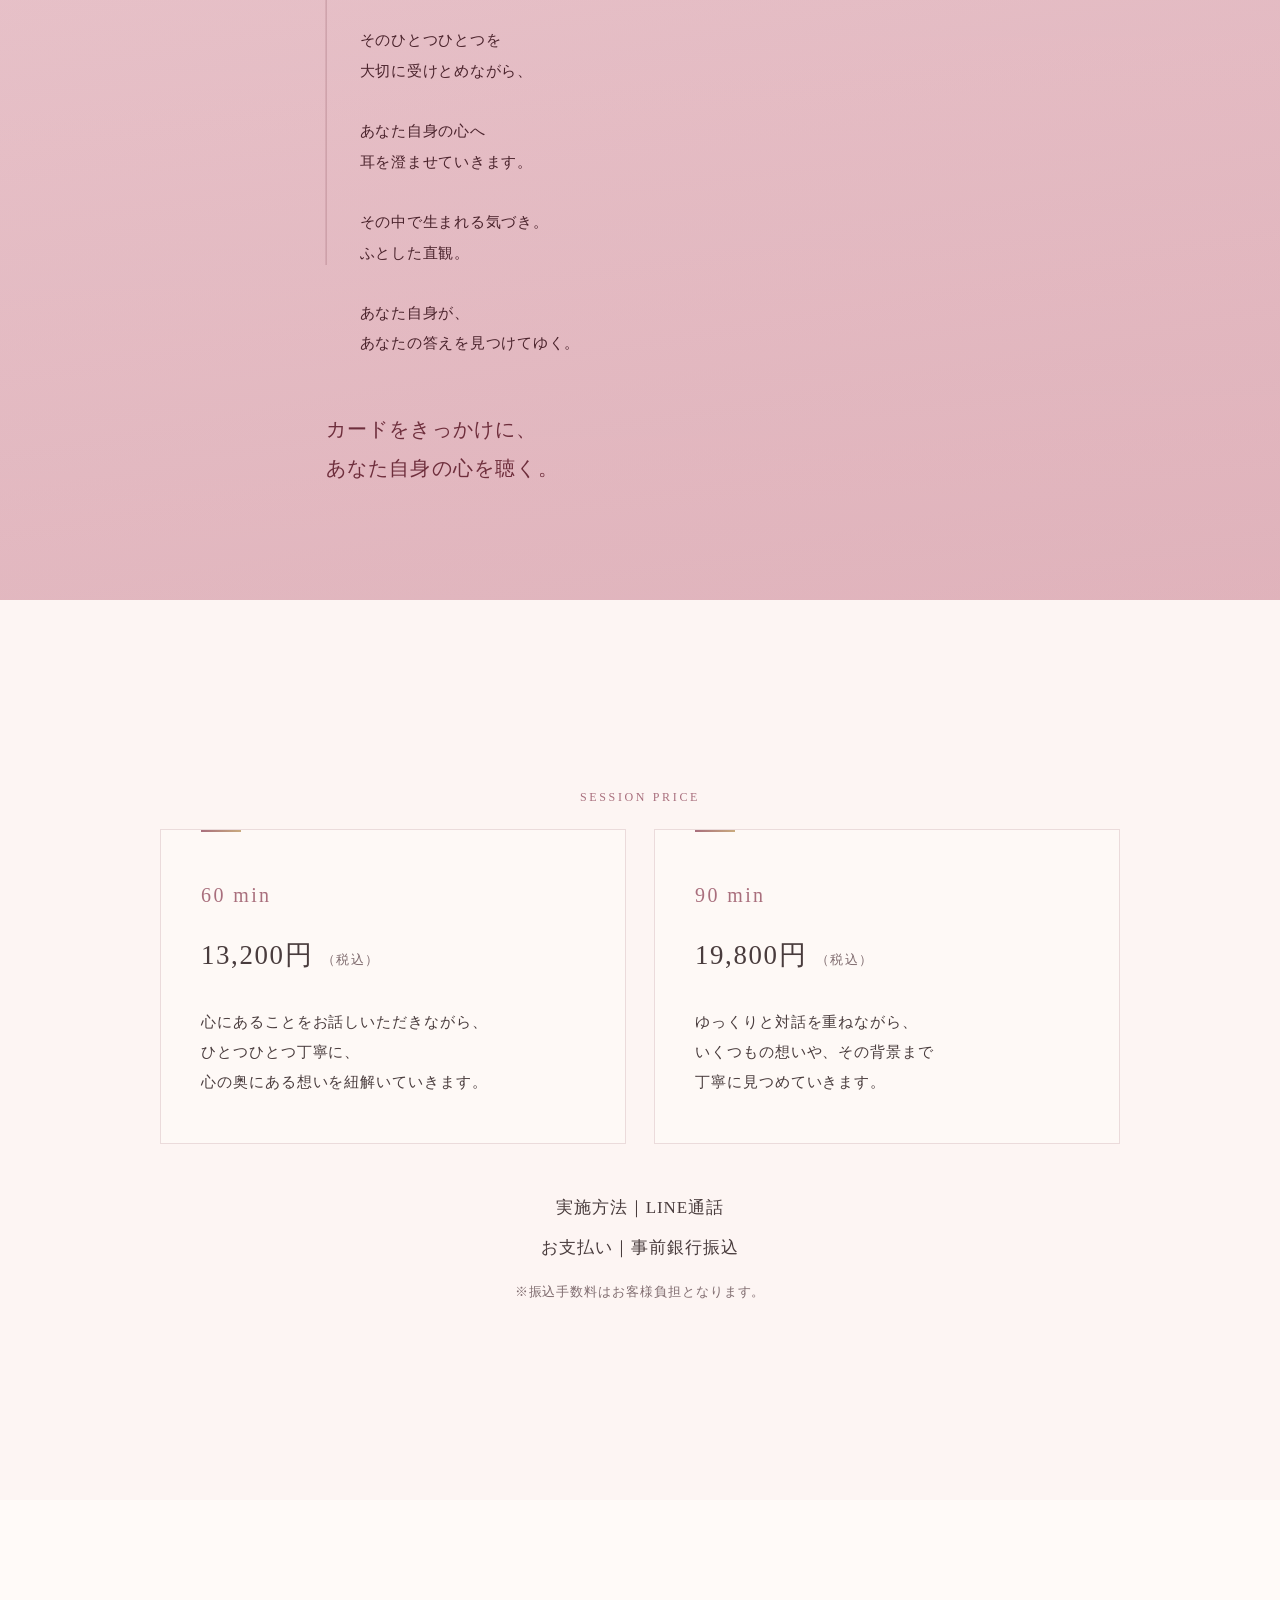
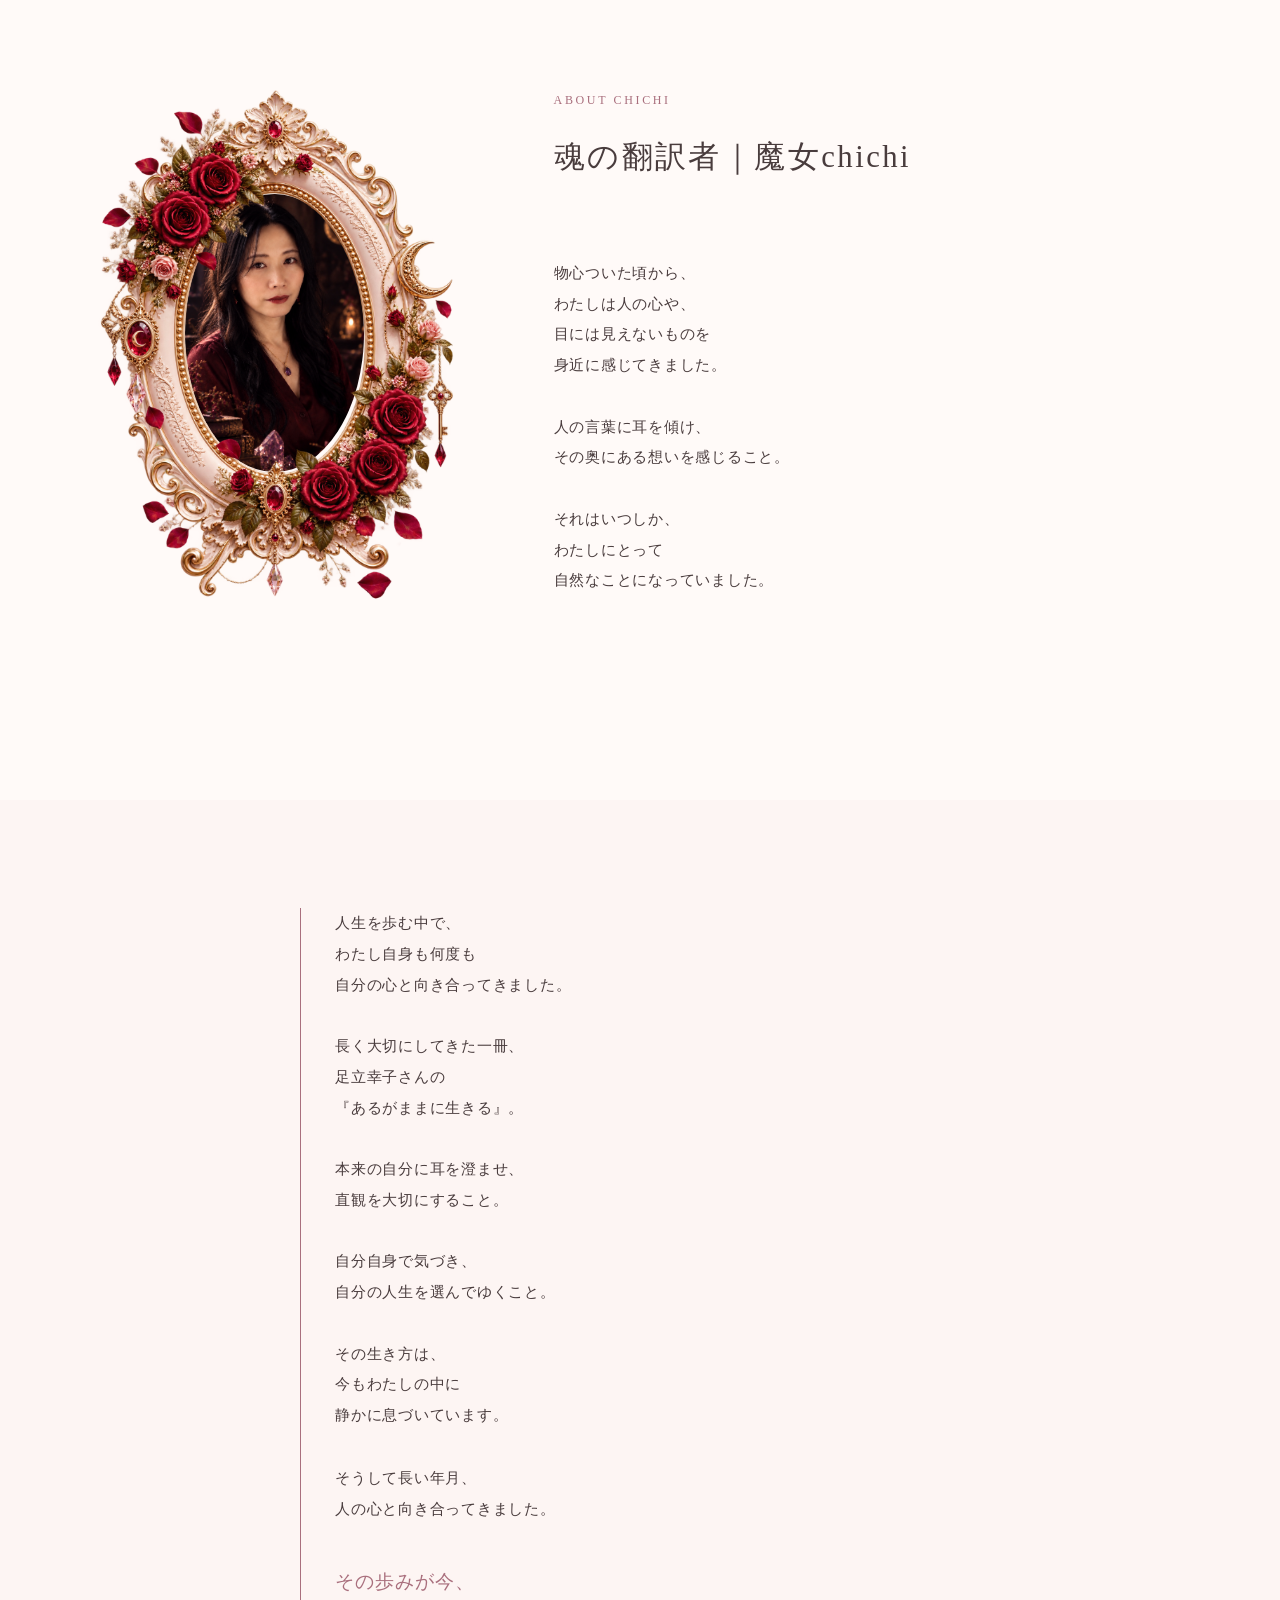
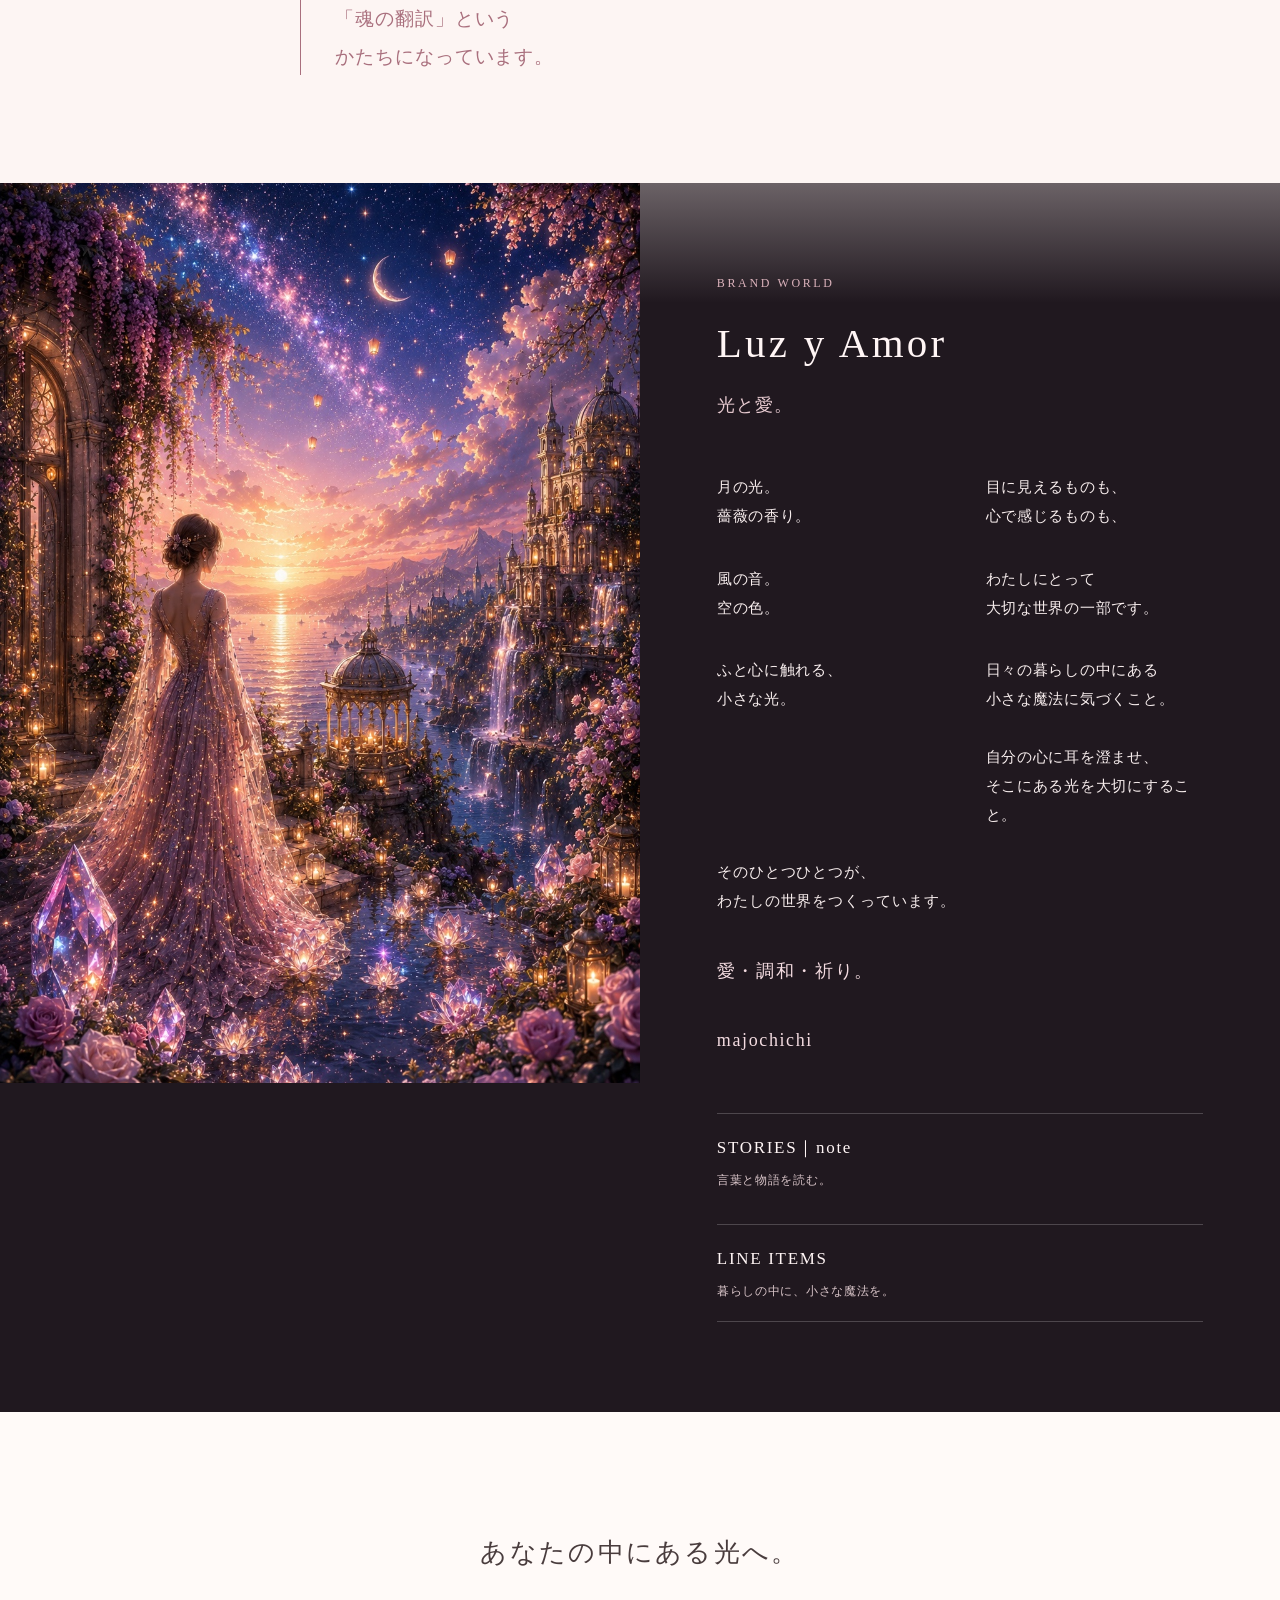
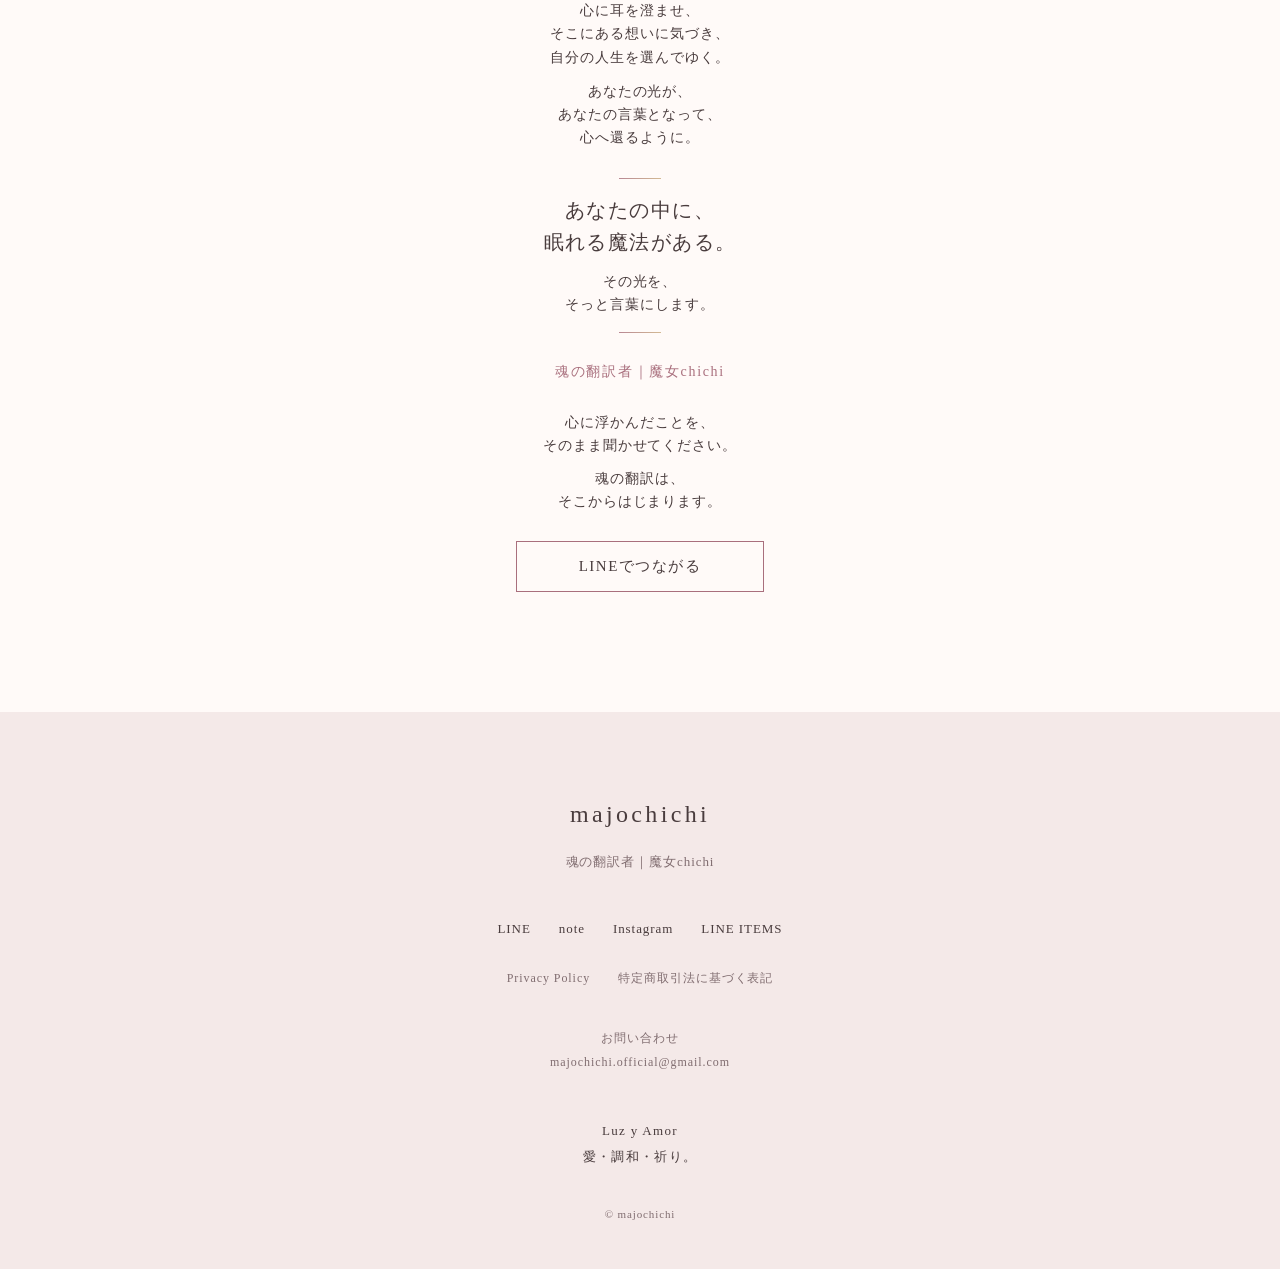
<file: index_確定版_Threads削除.html>
<!DOCTYPE html>
<html lang="ja">
<head>
  <meta charset="UTF-8">
  <meta name="viewport" content="width=device-width, initial-scale=1.0">

  <link rel="stylesheet" href="style.css">
  <link rel="stylesheet" href="kaeru-fix.css">

  <title>魂の翻訳者｜魔女chichi｜majochichi</title>

  <meta
    name="description"
    content="あなたの中に、眠れる魔法がある。その光を、そっと言葉にします。魂の翻訳者｜魔女chichi"
  >
  <style>
    .keep-phrase { white-space: nowrap; }
    @media (max-width: 640px) {
      .keep-phrase { white-space: normal; }
    }
  </style>
</head>

<body>

  <main>

    <!-- FIRST VIEW -->
    <section id="first-view">

      <div class="first-view-inner">

        <div class="first-view-copy">

          <p class="first-view-role">
            魂の翻訳者｜魔女chichi
          </p>

          <h1>
            あなたの中に、<br>
            <span class="keep-line">眠れる魔法がある。</span>
          </h1>

          <p class="first-view-message">
            その光を、<br>
            そっと言葉にします。
          </p>

          <p class="first-view-signature">
            majochichi
          </p>

        </div>


        <div class="first-view-visual">

          <img
            src="assets/first-view.jpg"
            alt="薔薇と光に包まれ、静かに目を閉じる女性のイラスト"
          >

        </div>

      </div>

      <p class="first-view-scroll">
        <span class="scroll-line" aria-hidden="true"></span>
        Scroll
      </p>

    </section>


    <!-- MESSAGE -->
    <section id="message" class="message-section">

      <div class="petals" aria-hidden="true">
        <span class="light light--a" style="left:7%; top:66%; --w:5px; --h:5px; animation-duration:11s; animation-delay:0s; --drift-1:14px; --drift-2:-10px; --peak-opacity:0.35;"></span>
        <span class="light light--b" style="left:92%; top:60%; --w:6px; --h:6px; animation-duration:14s; animation-delay:5s; --drift-1:-16px; --drift-2:12px; --peak-opacity:0.4;"></span>
        <span class="light light--c" style="left:10%; top:73%; --w:4px; --h:4px; animation-duration:9.5s; animation-delay:8s; --drift-1:12px; --drift-2:-14px; --peak-opacity:0.3;"></span>
      </div>

      <div class="message-inner">

        <p class="message-lead">
          心の奥には、<br>
          あなたに見つけて欲しい<br>
          言葉や想いがあります。
        </p>

        <div class="content-columns">

          <div class="content-col">

            <p>
              ふと、心が揺れるとき。<br><br>
              胸の奥に、<br>
              小さな光を感じるとき。<br><br>
              静かな時間の中で、<br>
              心の声が聞こえてくるとき。
            </p>

            <p>
              そのひとつひとつは、<br>
              あなたの中から生まれた<br>
              大切なもの。
            </p>

          </div>

          <div class="content-col">

            <p>
              わたしは、<br>
              その声にそっと耳を澄ませます。
            </p>

            <p>
              あなたの想いが、<br>
              あなた自身の言葉となって<br>
              心に届くように。
            </p>

          </div>

        </div>

      </div>

    </section>


    <!-- SOUL TRANSLATOR -->
    <section
      id="soul-translator"
      class="soul-translator-section"
    >

      <div class="petals" aria-hidden="true">
        <span class="light light--b" style="left:6%; top:58%; --w:5px; --h:5px; animation-duration:12.5s; animation-delay:1s; --drift-1:13px; --drift-2:-11px; --peak-opacity:0.4;"></span>
        <span class="light light--c" style="left:94%; top:64%; --w:6px; --h:6px; animation-duration:15.5s; animation-delay:6s; --drift-1:-15px; --drift-2:10px; --peak-opacity:0.35;"></span>
        <span class="light light--a" style="left:50%; top:86%; --w:4px; --h:4px; animation-duration:10s; animation-delay:9s; --drift-1:10px; --drift-2:-13px; --peak-opacity:0.3;"></span>
      </div>

      <div class="section-split">

        <div class="section-meta">

          <p class="section-label">
            SOUL TRANSLATOR
          </p>

          <h2 class="section-title">
            魂の翻訳
          </h2>

        </div>

        <div class="section-content">

          <div class="content-columns">

            <div class="content-col">

              <p>
                心の奥から届く、<br>
                小さな声。
              </p>

              <p>
                ふと浮かぶ言葉。<br>
                胸に宿る感覚。<br>
                心震える想い。
              </p>

              <p>
                そのひとつひとつに、<br>
                あなたの奥深くにある<br>
                大切な光が宿っています。
              </p>

            </div>

            <div class="content-col">

              <p>
                わたしは、<br>
                <span class="keep-phrase">あなたのお話に耳を澄ませながら、</span>
              </p>

              <p>
                その声に触れ、<br>
                想いを受けとり、<br>
                言葉へと紡いでいきます。
              </p>

              <p>
                あなたが、<br>
                あなた自身の心と<br>
                深くつながってゆくために。
              </p>

            </div>

          </div>

          <p class="pull-quote soul-translator-key">
            あなたの光が、<br>
            あなたの言葉となって、<br>
            心へ還る。
          </p>

          <p class="soul-translator-ending">
            それが、<br>
            わたしの「魂の翻訳」です。
          </p>

        </div>

      </div>

    </section>


    <!-- SESSION -->
    <section id="session" class="session-section">

      <div class="section-split">

        <div class="section-meta">

          <p class="section-label">
            SESSION
          </p>

          <h2 class="section-title">
            魂の翻訳 SESSION
          </h2>

        </div>

        <div class="section-content">

          <div class="content-columns">

            <div class="content-col">

              <p>
                心に浮かぶことを、<br>
                そのまま聞かせてください。
              </p>

              <p>
                恋する気持ち。<br>
                大切な人への想い。<br>
                人とのつながり。
              </p>

              <p>
                仕事や、生き方。<br>
                これからのこと。
              </p>

            </div>

            <div class="content-col">

              <p>
                ひとつひとつ、<br>
                丁寧にお話を伺います。
              </p>

              <p>
                対話を重ねながら、<br>
                その人の波動を感じ、
              </p>

              <p>
                言葉の奥にあるものを<br>
                ゆっくりと紐解いていきます。
              </p>

            </div>

          </div>

        </div>

      </div>

    </section>


    <!-- KAERU CARD -->
    <section id="kaeru-card" class="kaeru-card-section kaeru-card-two-screen">

      <!-- SCREEN 1 -->
      <div class="kaeru-screen kaeru-screen-intro">
        <div class="kaeru-screen-inner">

          <div class="kaeru-screen-meta">
            <p class="section-label">KAERU CARD</p>

            <h2 class="section-title">
              本来の自分に、<br>
              カエル（還る）。
            </h2>
          </div>

          <div class="kaeru-screen-content">
            <div class="kaeru-reading-block">
              <p>
                カエルカードは、<br>
                自分の本音や心の声を<br>
                思い出し、再確認するためのカード。
              </p>

              <p>
                好きな数字、<br>
                または直感で浮かんだ数字を選び、
              </p>

              <p>
                その数字の分だけ<br>
                カードをシャッフルします。
              </p>

              <p>
                そして、<br>
                一番上の一枚をひらく。
              </p>

              <p>
                そこに現れた言葉を見つめながら、
              </p>
            </div>

            <p class="pull-quote kaeru-question">
              「この言葉を見て、<br>
              どう感じますか？」
            </p>
          </div>

        </div>
      </div>

      <!-- SCREEN 2 -->
      <div class="kaeru-screen kaeru-screen-dialogue">
        <div class="kaeru-dialogue-inner">

          <div class="kaeru-reading-block">
            <p>
              そこから、<br>
              対話がはじまります。
            </p>

            <p>
              ふと浮かんだこと。<br>
              心が動いたこと。<br>
              思い出したこと。
            </p>

            <p>
              そのひとつひとつを<br>
              大切に受けとめながら、
            </p>

            <p>
              あなた自身の心へ<br>
              耳を澄ませていきます。
            </p>

            <p>
              その中で生まれる気づき。<br>
              ふとした直観。
            </p>

            <p>
              あなた自身が、<br>
              あなたの答えを見つけてゆく。
            </p>
          </div>

          <p class="kaeru-ending">
            カードをきっかけに、<br>
            あなた自身の心を聴く。
          </p>

        </div>
      </div>

    </section>


    <!-- SESSION PRICE -->
    <section
      id="session-price"
      class="session-price-section"
    >

      <div class="session-price-inner">

        <p class="section-label">
          SESSION PRICE
        </p>

        <div class="session-price-grid">

          <div class="price-card">

            <h3>
              60 min
            </h3>

            <p class="price">
              13,200円
              <span>（税込）</span>
            </p>

            <p>
              心にあることをお話しいただきながら、<br>
              ひとつひとつ丁寧に、<br>
              心の奥にある想いを紐解いていきます。
            </p>

          </div>


          <div class="price-card">

            <h3>
              90 min
            </h3>

            <p class="price">
              19,800円
              <span>（税込）</span>
            </p>

            <p>
              ゆっくりと対話を重ねながら、<br>
              いくつもの想いや、その背景まで<br>
              丁寧に見つめていきます。
            </p>

          </div>

        </div>


        <div class="session-info">

          <p>
            実施方法｜LINE通話
          </p>

          <p>
            お支払い｜事前銀行振込
          </p>

          <p class="session-note">
            ※振込手数料はお客様負担となります。
          </p>

        </div>

      </div>

    </section>


    <!-- ABOUT CHICHI -->
    <section
      id="about-chichi"
      class="about-chichi-section"
    >

      <div class="about-chichi-screen about-chichi-screen-portrait">

        <div class="about-chichi-inner">

          <div class="about-chichi-meta">

            <p class="section-label">
              ABOUT CHICHI
            </p>

            <h2 class="section-title">
              魂の翻訳者｜魔女chichi
            </h2>

          </div>


          <div class="about-chichi-visual">

            <div class="about-chichi-portrait">
              <img
                src="assets/about-chichi.png"
                alt="魂の翻訳者｜魔女chichi"
              >
            </div>

            <img
              class="about-chichi-frame"
              src="assets/about-frame.png"
              alt=""
              aria-hidden="true"
            >

          </div>


          <div class="about-chichi-body about-chichi-intro">

            <p>
              物心ついた頃から、<br>
              わたしは人の心や、<br>
              目には見えないものを<br>
              身近に感じてきました。<br><br>
              人の言葉に耳を傾け、<br>
              その奥にある想いを感じること。<br><br>
              それはいつしか、<br>
              わたしにとって<br>
              自然なことになっていました。
            </p>

          </div>

        </div>

      </div>


      <div class="about-chichi-screen about-chichi-screen-philosophy">

        <div class="petals" aria-hidden="true">
          <span class="petal petal--a" style="left:16%; top:-6%; --w:13px; --h:17px; animation-duration:14s; animation-delay:0s; --drift-1:28px; --drift-2:-18px; --drift-3:22px; --rot-1:25deg; --rot-2:-15deg; --rot-3:40deg; --peak-opacity:0.5;"><span class="petal-shape"></span></span>
          <span class="petal petal--b" style="left:78%; top:-9%; --w:19px; --h:24px; animation-duration:21s; animation-delay:6s; --drift-1:-32px; --drift-2:26px; --drift-3:-28px; --rot-1:-30deg; --rot-2:18deg; --rot-3:-50deg; --peak-opacity:0.45;"><span class="petal-shape"></span></span>
          <span class="petal petal--c" style="left:48%; top:-7%; --w:16px; --h:20px; animation-duration:18s; animation-delay:10s; --drift-1:24px; --drift-2:-20px; --drift-3:26px; --rot-1:20deg; --rot-2:-35deg; --rot-3:55deg; --peak-opacity:0.55;"><span class="petal-shape"></span></span>
          <span class="petal petal--a" style="left:30%; top:-10%; --w:25px; --h:31px; animation-duration:24s; animation-delay:3s; --drift-1:-40px; --drift-2:30px; --drift-3:-35px; --rot-1:-25deg; --rot-2:20deg; --rot-3:-60deg; --peak-opacity:0.4;"><span class="petal-shape"></span></span>
        </div>

        <div class="about-chichi-philosophy-inner">

          <div class="about-chichi-body about-chichi-philosophy">

            <p>
              人生を歩む中で、<br>
              わたし自身も何度も<br>
              自分の心と向き合ってきました。<br><br>
              長く大切にしてきた一冊、<br>
              足立幸子さんの<br>
              『あるがままに生きる』。<br><br>
              本来の自分に耳を澄ませ、<br>
              直観を大切にすること。<br><br>
              自分自身で気づき、<br>
              自分の人生を選んでゆくこと。<br><br>
              その生き方は、<br>
              今もわたしの中に<br>
              静かに息づいています。
            </p>

            <p>
              そうして長い年月、<br>
              人の心と向き合ってきました。
            </p>

          </div>

          <p class="about-chichi-ending">
            その歩みが今、<br>
            「魂の翻訳」という<br>
            かたちになっています。
          </p>

        </div>

      </div>

    </section>


    <!-- BRAND WORLD -->
    <section
      id="brand-world"
      class="brand-world-section"
    >

      <div class="brand-world-inner">

        <div class="brand-world-visual">

          <img
            src="assets/brand-world.jpg"
            alt="月と薔薇と光に包まれたmajochichiの世界"
          >

        </div>


        <div class="brand-world-copy">

          <p class="section-label">
            BRAND WORLD
          </p>

          <h2 class="brand-world-title">
            Luz y Amor
          </h2>

          <p class="brand-world-lead">
            光と愛。
          </p>

          <div class="content-columns brand-world-columns">

            <div class="content-col">

              <p>
                月の光。<br>
                薔薇の香り。
              </p>

              <p>
                風の音。<br>
                空の色。
              </p>

              <p>
                ふと心に触れる、<br>
                小さな光。
              </p>

            </div>

            <div class="content-col">

              <p>
                目に見えるものも、<br>
                心で感じるものも、
              </p>

              <p>
                わたしにとって<br>
                大切な世界の一部です。
              </p>

              <p>
                日々の暮らしの中にある<br>
                小さな魔法に気づくこと。<br><br>
                自分の心に耳を澄ませ、<br>
                そこにある光を大切にすること。
              </p>

            </div>

          </div>

          <p class="brand-world-body-tail">
            そのひとつひとつが、<br>
            わたしの世界をつくっています。
          </p>

          <p class="brand-world-ending">
            愛・調和・祈り。<br><br>
            majochichi
          </p>


          <div class="brand-world-links">

            
              <a
              href="https://note.com/majochichi"
              target="_blank"
              rel="noopener noreferrer"
            >
              <span>
                STORIES｜note
              </span>

              <small>
                言葉と物語を読む。
              </small>
            </a>


            
              <a
              href="https://line.me/S/shop/sticker/author/6569185"
              target="_blank"
              rel="noopener noreferrer"
            >
              <span>
                LINE ITEMS
              </span>

              <small>
                暮らしの中に、小さな魔法を。
              </small>
            </a>

          </div>

        </div>

      </div>

    </section>


    <!-- FINAL MESSAGE -->
    <section
      id="final-message"
      class="final-message-section"
    >

      <div class="petals" aria-hidden="true">
        <span class="light light--a" style="left:10%; top:70%; --w:6px; --h:6px; animation-duration:10s; animation-delay:0s; --drift-1:15px; --drift-2:-12px; --peak-opacity:0.45;"></span>
        <span class="light light--c" style="left:90%; top:66%; --w:5px; --h:5px; animation-duration:13s; animation-delay:4s; --drift-1:-14px; --drift-2:11px; --peak-opacity:0.4;"></span>
        <span class="light light--b" style="left:18%; top:78%; --w:7px; --h:7px; animation-duration:15.5s; animation-delay:8s; --drift-1:16px; --drift-2:-13px; --peak-opacity:0.5;"></span>
        <span class="light light--a" style="left:82%; top:74%; --w:4px; --h:4px; animation-duration:9s; animation-delay:2s; --drift-1:-11px; --drift-2:14px; --peak-opacity:0.35;"></span>
        <span class="light light--c" style="left:50%; top:84%; --w:9px; --h:9px; animation-duration:16s; animation-delay:11s; --drift-1:12px; --drift-2:-15px; --peak-opacity:0.4;"></span>
      </div>

      <div class="final-message-inner">

        <h2>
          あなたの中にある光へ。
        </h2>

        <div class="final-message-lead">

          <p>
            心に耳を澄ませ、<br>
            そこにある想いに気づき、<br>
            自分の人生を選んでゆく。
          </p>

          <p>
            あなたの光が、<br>
            あなたの言葉となって、<br>
            心へ還るように。
          </p>

        </div>

        <div class="final-message-core">

          <span class="final-message-divider" aria-hidden="true"></span>

          <p class="final-message-key">
            あなたの中に、<br>
            眠れる魔法がある。
          </p>

          <p class="final-message-sub">
            その光を、<br>
            そっと言葉にします。
          </p>

          <span class="final-message-divider" aria-hidden="true"></span>

        </div>

        <p class="final-message-role">
          魂の翻訳者｜魔女chichi
        </p>

        <div class="final-message-invite">

          <p>
            心に浮かんだことを、<br>
            そのまま聞かせてください。
          </p>

          <p>
            魂の翻訳は、<br>
            そこからはじまります。
          </p>

        </div>

        
          <a
          class="line-cta"
          href="https://lin.ee/QZUK7N4"
          target="_blank"
          rel="noopener noreferrer"
        >
          LINEでつながる
        </a>

      </div>

    </section>

  </main>


  <!-- FOOTER -->
  <footer class="site-footer">

    <div class="site-footer-inner">

      <p class="site-footer-brand">
        majochichi
      </p>

      <p class="site-footer-role">
        魂の翻訳者｜魔女chichi
      </p>


      <nav
        class="site-footer-links"
        aria-label="外部リンク"
      >

        
          <a
          href="https://lin.ee/QZUK7N4"
          target="_blank"
          rel="noopener noreferrer"
        >
          LINE
        </a>

        
          <a
          href="https://note.com/majochichi"
          target="_blank"
          rel="noopener noreferrer"
        >
          note
        </a>

        
          <a
          href="https://www.instagram.com/majochichi_official/"
          target="_blank"
          rel="noopener noreferrer"
        >
          Instagram
        </a>

        
          <a
          href="https://line.me/S/shop/sticker/author/6569185"
          target="_blank"
          rel="noopener noreferrer"
        >
          LINE ITEMS
        </a>

      </nav>


      <nav
        class="site-footer-legal"
        aria-label="法務情報"
      >

        <a href="privacy.html">
          Privacy Policy
        </a>

        <a href="tokusho.html">
          特定商取引法に基づく表記
        </a>

      </nav>


      <p class="site-footer-contact">
        お問い合わせ<br>

        <a href="mailto:majochichi.official@gmail.com">
          majochichi.official@gmail.com
        </a>
      </p>


      <p class="site-footer-motto">
        Luz y Amor<br>
        愛・調和・祈り。
      </p>

      <p class="site-footer-copyright">
        © majochichi
      </p>

    </div>

  </footer>

</body>
</html>
</file>
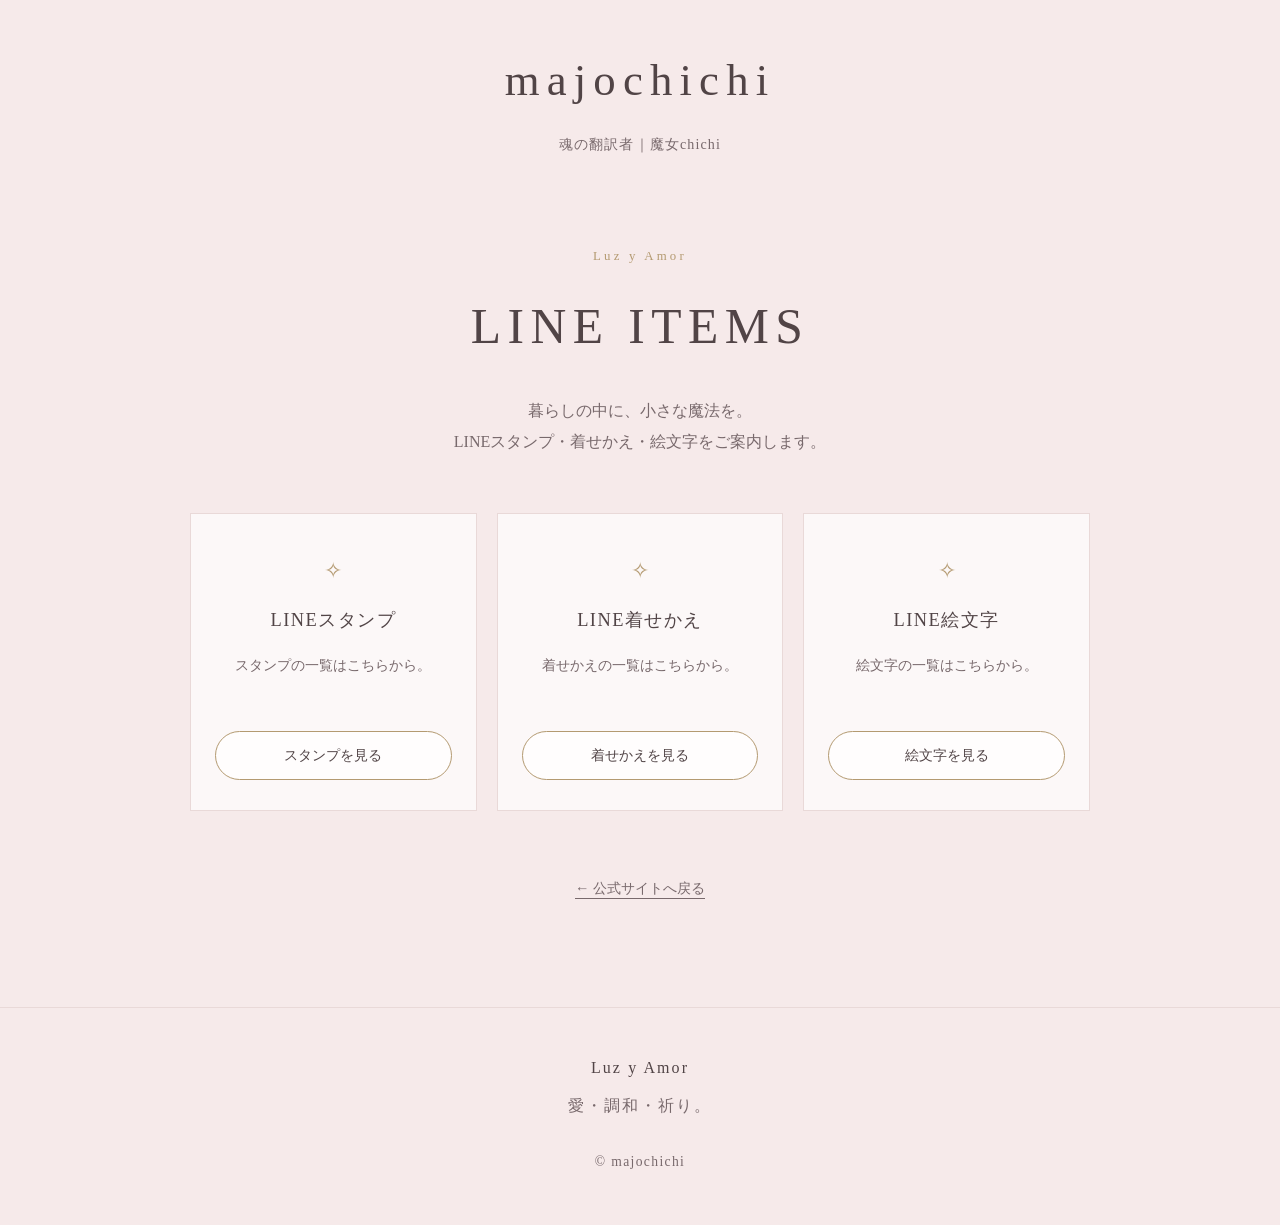
<file: line-items (1).html>
<!DOCTYPE html>
<html lang="ja">
<head>
  <meta charset="UTF-8">
  <meta name="viewport" content="width=device-width, initial-scale=1.0">
  <meta name="description" content="majochichiのLINE ITEMS。LINEスタンプ・着せかえ・絵文字のご案内。">
  <title>LINE ITEMS｜majochichi</title>
  <style>
    :root { --pink:#f6eaea; --white:#fffdfd; --ink:#514446; --sub:#78696c; --gold:#b49a71; --line:#e9d9d8; }
    * { box-sizing:border-box; }
    html { scroll-behavior:smooth; }
    body { margin:0; background:var(--pink); color:var(--ink); font-family:"Yu Mincho","Hiragino Mincho ProN","Noto Serif JP",Georgia,serif; line-height:1.9; }
    a { color:inherit; }
    a:focus-visible { outline:2px solid var(--ink); outline-offset:4px; }
    .wrap { width:min(100% - 40px, 900px); margin-inline:auto; }
    header { padding:38px 0 16px; text-align:center; }
    .brand { margin:0; font-family:Georgia,serif; font-size:clamp(1.9rem,5vw,2.8rem); letter-spacing:.16em; }
    .role { margin:8px 0 0; color:var(--sub); font-size:.88rem; letter-spacing:.08em; }
    main { padding:70px 0 96px; }
    .eyebrow { margin:0 0 12px; color:var(--gold); font-family:Georgia,serif; font-size:.8rem; letter-spacing:.25em; }
    h1 { margin:0; font-family:Georgia,serif; font-size:clamp(2rem,6vw,3.1rem); font-weight:400; letter-spacing:.13em; }
    .intro { margin:22px auto 0; max-width:34em; color:var(--sub); font-size:1rem; }
    .heading { text-align:center; margin-bottom:56px; }
    .items { display:grid; grid-template-columns:repeat(3,minmax(0,1fr)); gap:20px; }
    .item { background:rgba(255,255,255,.67); border:1px solid var(--line); padding:36px 24px 30px; text-align:center; min-width:0; }
    .item::before { content:"✧"; display:block; color:var(--gold); font-size:1.4rem; margin-bottom:10px; }
    h2 { font-size:1.15rem; font-weight:500; letter-spacing:.08em; margin:0 0 14px; }
    .description { color:var(--sub); font-size:.88rem; margin:0 0 30px; min-height:3.5em; }
    .item a { display:inline-flex; align-items:center; justify-content:center; min-height:48px; width:100%; padding:10px 12px; border:1px solid var(--gold); border-radius:999px; text-decoration:none; font-size:.88rem; background:var(--white); transition:background .2s ease; }
    .item a:hover { background:#f9f0ef; }
    .back { display:block; width:fit-content; min-height:44px; padding:8px 14px; margin:56px auto 0; color:var(--sub); text-underline-offset:5px; font-size:.9rem; }
    footer { border-top:1px solid var(--line); text-align:center; padding:45px 20px 50px; }
    .motto { font-family:Georgia,serif; letter-spacing:.13em; margin:0 0 8px; }
    .values { margin:0 0 28px; color:var(--sub); letter-spacing:.12em; }
    .copyright { margin:0; color:var(--sub); font-family:Georgia,serif; font-size:.85rem; letter-spacing:.1em; }
    @media (max-width:720px) { main { padding:50px 0 75px; } .heading { margin-bottom:36px; } .items { grid-template-columns:1fr; gap:16px; max-width:480px; margin-inline:auto; } .item { padding:28px 24px; } .description { min-height:0; margin-bottom:20px; } }
    @media (prefers-reduced-motion:reduce) { html { scroll-behavior:auto; } .item a { transition:none; } }
  </style>
</head>
<body>
  <header class="wrap">
    <p class="brand">majochichi</p>
    <p class="role">魂の翻訳者｜魔女chichi</p>
  </header>
  <main class="wrap">
    <div class="heading">
      <p class="eyebrow">Luz y Amor</p>
      <h1>LINE ITEMS</h1>
      <p class="intro">暮らしの中に、小さな魔法を。<br>LINEスタンプ・着せかえ・絵文字をご案内します。</p>
    </div>
    <div class="items">
      <section class="item" aria-labelledby="sticker-title">
        <h2 id="sticker-title">LINEスタンプ</h2>
        <p class="description">スタンプの一覧はこちらから。</p>
        <a href="https://line.me/S/shop/sticker/author/6569185" target="_blank" rel="noopener noreferrer" aria-label="LINEスタンプの販売ページを開く（別タブ）">スタンプを見る</a>
      </section>
      <section class="item" aria-labelledby="theme-title">
        <h2 id="theme-title">LINE着せかえ</h2>
        <p class="description">着せかえの一覧はこちらから。</p>
        <a href="https://store.line.me/themeshop/author/12771160" target="_blank" rel="noopener noreferrer" aria-label="LINE着せかえの販売ページを開く（別タブ）">着せかえを見る</a>
      </section>
      <section class="item" aria-labelledby="emoji-title">
        <h2 id="emoji-title">LINE絵文字</h2>
        <p class="description">絵文字の一覧はこちらから。</p>
        <a href="https://line.me/S/shop/emoji/author/12771161" target="_blank" rel="noopener noreferrer" aria-label="LINE絵文字の販売ページを開く（別タブ）">絵文字を見る</a>
      </section>
    </div>
    <a class="back" href="index.html">← 公式サイトへ戻る</a>
  </main>
  <footer>
    <p class="motto">Luz y Amor</p>
    <p class="values">愛・調和・祈り。</p>
    <p class="copyright">© majochichi</p>
  </footer>
</body>
</html>
</file>
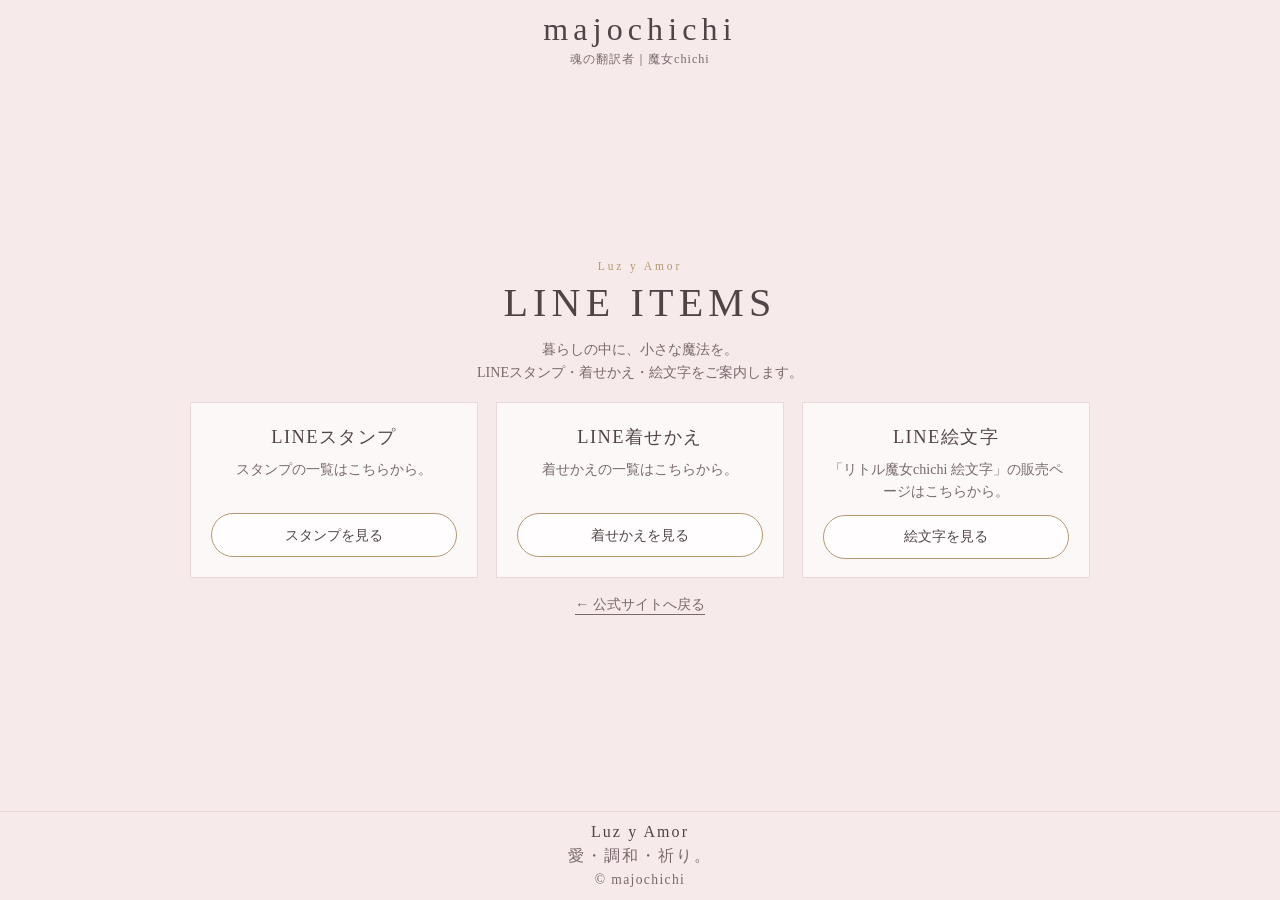
<file: line-items.html>
<!DOCTYPE html>
<html lang="ja">
<head>
  <meta charset="UTF-8">
  <meta name="viewport" content="width=device-width, initial-scale=1.0">
  <meta name="description" content="majochichiのLINE ITEMS。LINEスタンプ・着せかえ・絵文字のご案内。">
  <title>LINE ITEMS｜majochichi</title>
  <style>
    :root { --pink:#f6eaea; --white:#fffdfd; --ink:#514446; --sub:#78696c; --gold:#b49a71; --line:#e9d9d8; }
    * { box-sizing:border-box; }
    html { scroll-behavior:smooth; }
    body { margin:0; background:var(--pink); color:var(--ink); font-family:"Yu Mincho","Hiragino Mincho ProN","Noto Serif JP",Georgia,serif; line-height:1.9; }
    a { color:inherit; }
    a:focus-visible { outline:2px solid var(--ink); outline-offset:4px; }
    .wrap { width:min(100% - 40px, 900px); margin-inline:auto; }
    header { padding:38px 0 16px; text-align:center; }
    .brand { margin:0; font-family:Georgia,serif; font-size:clamp(1.9rem,5vw,2.8rem); letter-spacing:.16em; }
    .role { margin:8px 0 0; color:var(--sub); font-size:.88rem; letter-spacing:.08em; }
    main { padding:70px 0 96px; }
    .eyebrow { margin:0 0 12px; color:var(--gold); font-family:Georgia,serif; font-size:.8rem; letter-spacing:.25em; }
    h1 { margin:0; font-family:Georgia,serif; font-size:clamp(2rem,6vw,3.1rem); font-weight:400; letter-spacing:.13em; }
    .intro { margin:22px auto 0; max-width:34em; color:var(--sub); font-size:1rem; }
    .heading { text-align:center; margin-bottom:56px; }
    .items { display:grid; grid-template-columns:repeat(3,minmax(0,1fr)); gap:20px; }
    .item { background:rgba(255,255,255,.67); border:1px solid var(--line); padding:36px 24px 30px; text-align:center; min-width:0; }
    h2 { font-size:1.15rem; font-weight:500; letter-spacing:.08em; margin:0 0 14px; }
    .description { color:var(--sub); font-size:.88rem; margin:0 0 30px; min-height:3.5em; }
    .item a { display:inline-flex; align-items:center; justify-content:center; min-height:48px; width:100%; padding:10px 12px; border:1px solid var(--gold); border-radius:999px; text-decoration:none; font-size:.88rem; background:var(--white); transition:background .2s ease; }
    .item a:hover { background:#f9f0ef; }
    .back { display:block; width:fit-content; min-height:44px; padding:8px 14px; margin:56px auto 0; color:var(--sub); text-underline-offset:5px; font-size:.9rem; }
    footer { border-top:1px solid var(--line); text-align:center; padding:45px 20px 50px; }
    .motto { font-family:Georgia,serif; letter-spacing:.13em; margin:0 0 8px; }
    .values { margin:0 0 28px; color:var(--sub); letter-spacing:.12em; }
    .copyright { margin:0; color:var(--sub); font-family:Georgia,serif; font-size:.85rem; letter-spacing:.1em; }
    @media (max-width:720px) { main { padding:50px 0 75px; } .heading { margin-bottom:36px; } .items { grid-template-columns:1fr; gap:16px; max-width:480px; margin-inline:auto; } .item { padding:28px 24px; } .description { min-height:0; margin-bottom:20px; } }
    @media (prefers-reduced-motion:reduce) { html { scroll-behavior:auto; } .item a { transition:none; } }

    /* Compact desktop layout: preserve content while fitting typical laptop viewports. */
    @media (min-width: 721px) {
      html, body { min-height: 100%; }
      body { min-height: 100dvh; display: flex; flex-direction: column; line-height: 1.55; }
      header { padding: 10px 0 0; }
      .brand { font-size: clamp(1.65rem, 2.5vw, 2rem); line-height: 1.2; }
      .role { margin-top: 2px; font-size: .76rem; }
      main { flex: 1; display: flex; flex-direction: column; justify-content: center; padding: 10px 0 8px; }
      .heading { margin-bottom: 18px; }
      .eyebrow { margin-bottom: 1px; font-size: .72rem; }
      h1 { font-size: clamp(2rem, 3.4vw, 2.5rem); line-height: 1.3; }
      .intro { margin-top: 9px; font-size: .88rem; line-height: 1.65; }
      .items { gap: 18px; }
      .item { padding: 20px 20px 18px; }
      h2 { margin-bottom: 6px; }
      .description { margin-bottom: 12px; min-height: 3.1em; line-height: 1.6; }
      .item a { min-height: 44px; }
      .back { margin: 10px auto 0; padding: 5px 14px; min-height: 36px; }
      footer { padding: 8px 20px 10px; }
      .motto { margin-bottom: 0; line-height: 1.5; }
      .values { margin-bottom: 2px; line-height: 1.5; }
      .copyright { line-height: 1.5; }
    }
    @media (min-width: 721px) and (max-height: 700px) {
      header { padding-top: 6px; }
      main { justify-content: flex-start; padding-top: 8px; padding-bottom: 4px; }
      .heading { margin-bottom: 12px; }
      .item { padding-top: 14px; padding-bottom: 12px; }
      .back { margin-top: 5px; }
      footer { padding-top: 5px; padding-bottom: 5px; }
    }
    @media (max-width: 720px) { header { padding-top: 24px; } }
  </style>
</head>
<body>
  <header class="wrap">
    <p class="brand">majochichi</p>
    <p class="role">魂の翻訳者｜魔女chichi</p>
  </header>
  <main class="wrap">
    <div class="heading">
      <p class="eyebrow">Luz y Amor</p>
      <h1>LINE ITEMS</h1>
      <p class="intro">暮らしの中に、小さな魔法を。<br>LINEスタンプ・着せかえ・絵文字をご案内します。</p>
    </div>
    <div class="items">
      <section class="item" aria-labelledby="sticker-title">
        <h2 id="sticker-title">LINEスタンプ</h2>
        <p class="description">スタンプの一覧はこちらから。</p>
        <a href="https://line.me/S/shop/sticker/author/6569185" target="_blank" rel="noopener noreferrer" aria-label="LINEスタンプの販売ページを開く（別タブ）">スタンプを見る</a>
      </section>
      <section class="item" aria-labelledby="theme-title">
        <h2 id="theme-title">LINE着せかえ</h2>
        <p class="description">着せかえの一覧はこちらから。</p>
        <a href="https://store.line.me/themeshop/author/12771160" target="_blank" rel="noopener noreferrer" aria-label="LINE着せかえの販売ページを開く（別タブ）">着せかえを見る</a>
      </section>
      <section class="item" aria-labelledby="emoji-title">
        <h2 id="emoji-title">LINE絵文字</h2>
        <p class="description">「リトル魔女chichi 絵文字」の販売ページはこちらから。</p>
        <a href="https://line.me/S/emoji/?id=6abdd8ce9873e30db180cf72" target="_blank" rel="noopener noreferrer" aria-label="LINE絵文字の販売ページを開く（別タブ）">絵文字を見る</a>
      </section>
    </div>
    <a class="back" href="index.html">← 公式サイトへ戻る</a>
  </main>
  <footer>
    <p class="motto">Luz y Amor</p>
    <p class="values">愛・調和・祈り。</p>
    <p class="copyright">© majochichi</p>
  </footer>
</body>
</html>
</file>
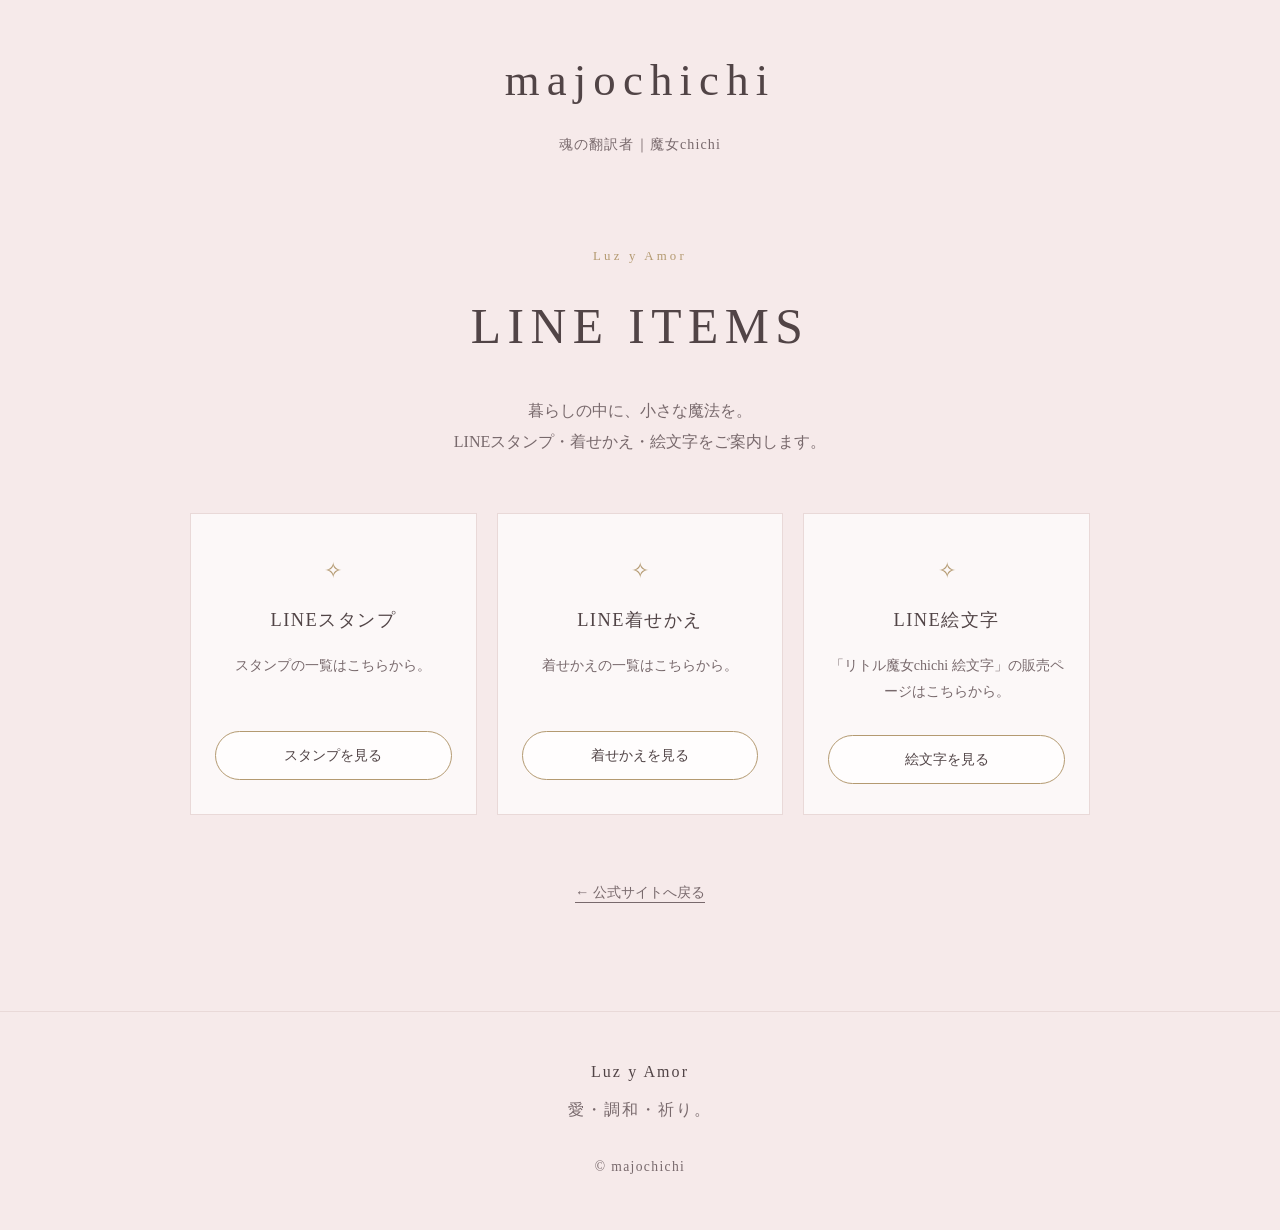
<file: line-items_emoji_updated.html>
<!DOCTYPE html>
<html lang="ja">
<head>
  <meta charset="UTF-8">
  <meta name="viewport" content="width=device-width, initial-scale=1.0">
  <meta name="description" content="majochichiのLINE ITEMS。LINEスタンプ・着せかえ・絵文字のご案内。">
  <title>LINE ITEMS｜majochichi</title>
  <style>
    :root { --pink:#f6eaea; --white:#fffdfd; --ink:#514446; --sub:#78696c; --gold:#b49a71; --line:#e9d9d8; }
    * { box-sizing:border-box; }
    html { scroll-behavior:smooth; }
    body { margin:0; background:var(--pink); color:var(--ink); font-family:"Yu Mincho","Hiragino Mincho ProN","Noto Serif JP",Georgia,serif; line-height:1.9; }
    a { color:inherit; }
    a:focus-visible { outline:2px solid var(--ink); outline-offset:4px; }
    .wrap { width:min(100% - 40px, 900px); margin-inline:auto; }
    header { padding:38px 0 16px; text-align:center; }
    .brand { margin:0; font-family:Georgia,serif; font-size:clamp(1.9rem,5vw,2.8rem); letter-spacing:.16em; }
    .role { margin:8px 0 0; color:var(--sub); font-size:.88rem; letter-spacing:.08em; }
    main { padding:70px 0 96px; }
    .eyebrow { margin:0 0 12px; color:var(--gold); font-family:Georgia,serif; font-size:.8rem; letter-spacing:.25em; }
    h1 { margin:0; font-family:Georgia,serif; font-size:clamp(2rem,6vw,3.1rem); font-weight:400; letter-spacing:.13em; }
    .intro { margin:22px auto 0; max-width:34em; color:var(--sub); font-size:1rem; }
    .heading { text-align:center; margin-bottom:56px; }
    .items { display:grid; grid-template-columns:repeat(3,minmax(0,1fr)); gap:20px; }
    .item { background:rgba(255,255,255,.67); border:1px solid var(--line); padding:36px 24px 30px; text-align:center; min-width:0; }
    .item::before { content:"✧"; display:block; color:var(--gold); font-size:1.4rem; margin-bottom:10px; }
    h2 { font-size:1.15rem; font-weight:500; letter-spacing:.08em; margin:0 0 14px; }
    .description { color:var(--sub); font-size:.88rem; margin:0 0 30px; min-height:3.5em; }
    .item a { display:inline-flex; align-items:center; justify-content:center; min-height:48px; width:100%; padding:10px 12px; border:1px solid var(--gold); border-radius:999px; text-decoration:none; font-size:.88rem; background:var(--white); transition:background .2s ease; }
    .item a:hover { background:#f9f0ef; }
    .back { display:block; width:fit-content; min-height:44px; padding:8px 14px; margin:56px auto 0; color:var(--sub); text-underline-offset:5px; font-size:.9rem; }
    footer { border-top:1px solid var(--line); text-align:center; padding:45px 20px 50px; }
    .motto { font-family:Georgia,serif; letter-spacing:.13em; margin:0 0 8px; }
    .values { margin:0 0 28px; color:var(--sub); letter-spacing:.12em; }
    .copyright { margin:0; color:var(--sub); font-family:Georgia,serif; font-size:.85rem; letter-spacing:.1em; }
    @media (max-width:720px) { main { padding:50px 0 75px; } .heading { margin-bottom:36px; } .items { grid-template-columns:1fr; gap:16px; max-width:480px; margin-inline:auto; } .item { padding:28px 24px; } .description { min-height:0; margin-bottom:20px; } }
    @media (prefers-reduced-motion:reduce) { html { scroll-behavior:auto; } .item a { transition:none; } }
  </style>
</head>
<body>
  <header class="wrap">
    <p class="brand">majochichi</p>
    <p class="role">魂の翻訳者｜魔女chichi</p>
  </header>
  <main class="wrap">
    <div class="heading">
      <p class="eyebrow">Luz y Amor</p>
      <h1>LINE ITEMS</h1>
      <p class="intro">暮らしの中に、小さな魔法を。<br>LINEスタンプ・着せかえ・絵文字をご案内します。</p>
    </div>
    <div class="items">
      <section class="item" aria-labelledby="sticker-title">
        <h2 id="sticker-title">LINEスタンプ</h2>
        <p class="description">スタンプの一覧はこちらから。</p>
        <a href="https://line.me/S/shop/sticker/author/6569185" target="_blank" rel="noopener noreferrer" aria-label="LINEスタンプの販売ページを開く（別タブ）">スタンプを見る</a>
      </section>
      <section class="item" aria-labelledby="theme-title">
        <h2 id="theme-title">LINE着せかえ</h2>
        <p class="description">着せかえの一覧はこちらから。</p>
        <a href="https://store.line.me/themeshop/author/12771160" target="_blank" rel="noopener noreferrer" aria-label="LINE着せかえの販売ページを開く（別タブ）">着せかえを見る</a>
      </section>
      <section class="item" aria-labelledby="emoji-title">
        <h2 id="emoji-title">LINE絵文字</h2>
        <p class="description">「リトル魔女chichi 絵文字」の販売ページはこちらから。</p>
        <a href="https://line.me/S/emoji/?id=6abdd8ce9873e30db180cf72" target="_blank" rel="noopener noreferrer" aria-label="LINE絵文字の販売ページを開く（別タブ）">絵文字を見る</a>
      </section>
    </div>
    <a class="back" href="index.html">← 公式サイトへ戻る</a>
  </main>
  <footer>
    <p class="motto">Luz y Amor</p>
    <p class="values">愛・調和・祈り。</p>
    <p class="copyright">© majochichi</p>
  </footer>
</body>
</html>
</file>
<file: style.css>
:root {
  --color-bg: #fffaf8;
  --color-bg-soft: #fdf5f3;
  --color-bg-deep: #f7eceb;
  --color-bg-blush: #f6e3e6;
  --color-bordeaux-bg-a: #f3d9de;
  --color-bordeaux-bg-b: #d9a3ae;
  --color-bordeaux-text: #4a232c;
  --color-text: #493c3d;
  --color-sub: #806d70;
  --color-rose: #a96f7d;
  --color-rose-soft: #c790a0;
  --color-gold: #c9ab7e;
  --color-line: rgba(169, 111, 125, 0.22);

  --font-jp: "Yu Mincho", "YuMincho", "Hiragino Mincho ProN",
    "Hiragino Mincho Pro", "Noto Serif JP", serif;

  --edge-pc: clamp(48px, 6vw, 96px);
  --petal-scale: 1;
  --light-scale: 1;
}


/* =========================
   BASE
========================= */

*,
*::before,
*::after {
  box-sizing: border-box;
}

html {
  scroll-behavior: smooth;
}

body {
  margin: 0;
  background: var(--color-bg);
  color: var(--color-text);
  font-family: var(--font-jp);
  font-size: 17px;
  line-height: 1.9;
  letter-spacing: 0.055em;
  -webkit-font-smoothing: antialiased;
}

main {
  overflow-x: clip;
}

img {
  max-width: 100%;
}

a {
  color: inherit;
}

a:focus-visible,
button:focus-visible {
  outline: 2px solid var(--color-rose);
  outline-offset: 3px;
}


/* =========================
   COMMON SECTION
========================= */

section {
  position: relative;
}

.section-label {
  margin: 0 0 20px;
  color: var(--color-rose);
  font-size: 12px;
  line-height: 1.8;
  letter-spacing: 0.22em;
}

.section-title {
  margin: 0 0 clamp(28px, 3vw, 40px);
  color: var(--color-text);
  font-size: clamp(26px, 2.4vw, 34px);
  font-weight: 500;
  line-height: 1.7;
  letter-spacing: 0.08em;
}

/* label + heading on the left, body content on the right —
   used by SOUL TRANSLATOR / SESSION / KAERU CARD so PC layouts
   use width instead of stacking everything down the page */
.section-split {
  width: min(1180px, 100%);
  margin: 0 auto;
  padding: clamp(88px, 9vh, 140px) var(--edge-pc);

  display: grid;
  grid-template-columns: minmax(220px, 0.78fr) minmax(0, 1.22fr);
  gap: clamp(48px, 6vw, 96px);
  align-items: start;
}

.section-meta {
  position: sticky;
  top: clamp(88px, 9vh, 140px);
}

.section-content {
  min-width: 0;
}

/* short paragraphs grouped side by side instead of stacked
   the whole way down — this is the "2〜3 blocks" grouping */
.content-columns {
  display: grid;
  grid-template-columns: repeat(2, minmax(0, 1fr));
  gap: 0 clamp(32px, 4vw, 56px);
  margin: 0 0 clamp(32px, 4vw, 48px);
}

.content-columns:last-child {
  margin-bottom: 0;
}

.content-col p {
  margin: 0 0 clamp(24px, 2.6vw, 34px);
  font-size: clamp(15px, 1.05vw, 17px);
  line-height: 2.05;
  letter-spacing: 0.05em;
}

.content-col p:last-child {
  margin-bottom: 0;
}

.pull-quote {
  margin: clamp(28px, 3.2vw, 44px) 0;
  padding-left: 26px;
  border-left: 1px solid var(--color-rose);
  color: var(--color-rose);
  font-size: clamp(18px, 1.5vw, 22px);
  line-height: 1.85;
}


/* Rose petals — ABOUT CHICHI screen 2 only.
   Falls top-to-bottom with gentle horizontal drift and subtle rotation.
   Size, drift, rotation and opacity are controlled by custom properties
   defined on each individual petal element. */
.petals {
  position: absolute;
  inset: 0;
  z-index: 0;
  overflow: hidden;
  pointer-events: none;
}

.petal {
  position: absolute;
  width: calc(var(--w, 16px) * var(--petal-scale, 1));
  height: calc(var(--h, 20px) * var(--petal-scale, 1));
  opacity: 0;
  animation-name: petal-fall;
  animation-timing-function: ease-in-out;
  animation-iteration-count: infinite;
  will-change: transform, opacity;
  pointer-events: none;
}

/* the shape lives on an inner element so the outer element is free
   to rotate/translate for motion without disturbing the petal's
   own asymmetric silhouette */
.petal-shape {
  display: block;
  width: 100%;
  height: 100%;
  border-radius: 6% 94% 68% 32% / 62% 46% 84% 38%;
  transform: skew(-7deg, 3deg);
}

.petal--a .petal-shape {
  background: linear-gradient(150deg, #e9cdd2, #c98f9b);
}

.petal--b .petal-shape {
  background: linear-gradient(150deg, #ddb1ba, #a96f7d);
}

.petal--c .petal-shape {
  background: linear-gradient(150deg, #c98f9b, #a96f7d);
}

@keyframes petal-fall {
  0% {
    transform: translate(0, 0) rotate(0deg);
    opacity: 0;
  }
  10% {
    opacity: var(--peak-opacity, 0.5);
  }
  30% {
    transform: translate(var(--drift-1, 30px), 26vh) rotate(var(--rot-1, 25deg));
  }
  55% {
    transform: translate(var(--drift-2, -22px), 52vh) rotate(var(--rot-2, -18deg));
    opacity: var(--peak-opacity, 0.5);
  }
  80% {
    transform: translate(var(--drift-3, 24px), 78vh) rotate(var(--rot-3, 45deg));
    opacity: 0.18;
  }
  100% {
    transform: translate(var(--drift-3, 24px), 100vh) rotate(var(--rot-3, 45deg));
    opacity: 0;
  }
}

/* light particles — MESSAGE / SOUL TRANSLATOR / FINAL MESSAGE only.
   Rises bottom-to-top (the opposite of the petals' gravity), soft
   blurred circles rather than sparkles, breathing in and out rather
   than blinking. */
.light {
  position: absolute;
  width: calc(var(--w, 5px) * var(--light-scale, 1));
  height: calc(var(--h, 5px) * var(--light-scale, 1));
  border-radius: 50%;
  opacity: 0;
  filter: blur(0.4px);
  animation-name: light-float;
  animation-timing-function: ease-in-out;
  animation-iteration-count: infinite;
  will-change: transform, opacity;
  pointer-events: none;
}

.light--a {
  background: radial-gradient(circle, rgba(255, 248, 238, 0.95), rgba(255, 248, 238, 0));
  box-shadow: 0 0 6px 2px rgba(255, 248, 238, 0.35);
}

.light--b {
  background: radial-gradient(circle, rgba(214, 185, 140, 0.9), rgba(214, 185, 140, 0));
  box-shadow: 0 0 6px 2px rgba(214, 185, 140, 0.3);
}

.light--c {
  background: radial-gradient(circle, rgba(231, 197, 203, 0.9), rgba(231, 197, 203, 0));
  box-shadow: 0 0 6px 2px rgba(231, 197, 203, 0.3);
}

@keyframes light-float {
  0% {
    transform: translate(0, 0) scale(0.8);
    opacity: 0;
  }
  20% {
    opacity: var(--peak-opacity, 0.4);
  }
  50% {
    transform: translate(var(--drift-1, 14px), -9vh) scale(1);
    opacity: var(--peak-opacity, 0.4);
  }
  80% {
    transform: translate(var(--drift-2, -12px), -16vh) scale(0.85);
    opacity: 0.15;
  }
  100% {
    transform: translate(var(--drift-2, -12px), -20vh) scale(0.8);
    opacity: 0;
  }
}


/* =========================
   FIRST VIEW
========================= */

#first-view {
  min-height: 100svh;
  display: flex;
  align-items: center;
  padding: 72px var(--edge-pc) 86px;
  background: #fff;
  overflow: hidden;
}

.first-view-inner {
  position: relative;
  z-index: 1;
  width: min(1180px, 100%);
  margin: 0 auto;

  display: grid;
  grid-template-columns: minmax(0, 1fr) minmax(420px, 1fr);
  align-items: center;
  gap: clamp(40px, 7vw, 100px);
}

.first-view-copy {
  position: relative;
  z-index: 2;
}

.keep-line {
  white-space: nowrap;
}

.first-view-role {
  margin: 0 0 36px;
  color: var(--color-rose);
  font-size: 14px;
  line-height: 1.8;
  letter-spacing: 0.14em;
}

#first-view h1 {
  margin: 0;
  font-size: clamp(38px, 4vw, 56px);
  font-weight: 500;
  line-height: 1.6;
  letter-spacing: 0.08em;
}

.first-view-message {
  margin: 36px 0 0;
  font-size: 19px;
  line-height: 1.95;
  letter-spacing: 0.08em;
}

.first-view-signature {
  margin: 48px 0 0;
  color: var(--color-sub);
  font-size: 13px;
  line-height: 1.8;
  letter-spacing: 0.2em;
}

.first-view-visual {
  display: flex;
  align-items: center;
  justify-content: center;
  min-width: 0;
}

.first-view-visual img {
  display: block;
  width: 100%;
  max-width: 560px;
  height: auto;
  object-fit: contain;
  mix-blend-mode: multiply;
}

.first-view-scroll {
  position: absolute;
  left: 50%;
  bottom: 24px;
  z-index: 1;
  margin: 0;
  transform: translateX(-50%);

  display: flex;
  flex-direction: column;
  align-items: center;
  gap: 8px;

  color: var(--color-sub);
  font-size: 11px;
  line-height: 1.5;
  letter-spacing: 0.18em;
  white-space: nowrap;
}

.scroll-line {
  width: 1px;
  height: 26px;
  background: var(--color-rose);
  opacity: 0.5;
  animation: scroll-breathe 2.6s ease-in-out infinite;
}

@keyframes scroll-breathe {
  0%, 100% { opacity: 0.15; transform: scaleY(0.7); }
  50% { opacity: 0.6; transform: scaleY(1); }
}


/* =========================
   MESSAGE
========================= */

.message-section {
  min-height: 100svh;
  display: flex;
  align-items: center;
  padding: clamp(88px, 9vh, 130px) var(--edge-pc);
  background: var(--color-bg-soft);
}

.message-inner {
  position: relative;
  z-index: 1;
  width: min(1080px, 100%);
  margin: 0 auto;

  display: grid;
  grid-template-columns: minmax(260px, 0.82fr) minmax(0, 1.18fr);
  gap: clamp(48px, 6vw, 90px);
  align-items: center;
}

.message-lead {
  margin: 0;
  color: var(--color-text);
  font-size: clamp(24px, 2.1vw, 30px);
  font-weight: 500;
  line-height: 1.85;
  letter-spacing: 0.08em;
}

.message-inner .content-columns {
  margin-bottom: 0;
}


/* =========================
   SOUL TRANSLATOR
========================= */

.soul-translator-section {
  min-height: 100svh;
  display: flex;
  align-items: center;
  background: var(--color-bg);
}

.soul-translator-section .section-split {
  position: relative;
  z-index: 1;
  padding-top: clamp(96px, 11vh, 150px);
  padding-bottom: clamp(96px, 11vh, 150px);
}

.soul-translator-key {
  margin: clamp(32px, 3.6vw, 52px) 0;
  padding-left: 26px;
  border-left: 1px solid var(--color-rose);
  color: var(--color-rose);
  font-size: clamp(19px, 1.6vw, 23px);
  line-height: 1.9;
  letter-spacing: 0.06em;
}

.soul-translator-ending {
  margin: 0;
  font-size: clamp(17px, 1.35vw, 19px);
  line-height: 1.95;
  letter-spacing: 0.06em;
}


/* =========================
   SESSION
========================= */

.session-section {
  min-height: 100svh;
  display: flex;
  align-items: center;
  background: var(--color-bg-deep);
}

.session-section::before {
  content: "";
  position: absolute;
  inset: 0;
  background: linear-gradient(
    120deg,
    rgba(199, 144, 160, 0.1),
    rgba(199, 144, 160, 0) 55%
  );
  pointer-events: none;
}

.session-section .section-split {
  position: relative;
  z-index: 1;
}


/* =========================
   KAERU CARD
========================= */

.kaeru-card-section {
  min-height: 100svh;
  display: flex;
  align-items: center;
  background: linear-gradient(
    170deg,
    var(--color-bordeaux-bg-a) 0%,
    var(--color-bordeaux-bg-b) 100%
  );
  color: var(--color-bordeaux-text);
}

.kaeru-card-section .section-label {
  color: #7a3949;
}

.kaeru-card-section .section-split {
  padding-top: clamp(96px, 11vh, 150px);
  padding-bottom: clamp(96px, 11vh, 150px);
}

.kaeru-question {
  color: #6e2e3c;
  border-left-color: #6e2e3c;
  font-size: clamp(19px, 1.6vw, 23px);
}

.kaeru-ending {
  margin: clamp(24px, 2.8vw, 36px) 0 0;
  font-size: clamp(17px, 1.4vw, 20px);
  line-height: 1.95;
}


/* =========================
   SESSION PRICE
========================= */

.session-price-section {
  min-height: 100svh;
  display: flex;
  align-items: center;
  padding: clamp(88px, 9vh, 130px) var(--edge-pc);
  background: var(--color-bg-soft);
}

.session-price-inner {
  width: min(960px, 100%);
  margin: 0 auto;
}

.session-price-inner .section-label {
  text-align: center;
}

.session-price-grid {
  display: grid;
  grid-template-columns: repeat(2, minmax(0, 1fr));
  gap: 28px;
}

.price-card {
  position: relative;
  padding: 46px 40px;
  background: rgba(255, 250, 248, 0.78);
  border: 1px solid var(--color-line);
}

.price-card::before {
  content: "";
  position: absolute;
  top: 0;
  left: 40px;
  width: 40px;
  height: 2px;
  background: linear-gradient(90deg, var(--color-rose), var(--color-gold));
}

.price-card h3 {
  margin: 0 0 20px;
  color: var(--color-rose);
  font-family: Georgia, "Times New Roman", serif;
  font-size: 20px;
  font-weight: 400;
  letter-spacing: 0.12em;
}

.price {
  margin: 0 0 30px;
  font-size: clamp(24px, 2.1vw, 30px);
  line-height: 1.6;
  letter-spacing: 0.06em;
}

.price span {
  font-size: 13px;
  color: var(--color-sub);
}

.price-card > p:last-child {
  margin-bottom: 0;
  font-size: 15px;
  line-height: 2;
}

.session-info {
  margin-top: 48px;
  text-align: center;
}

.session-info p {
  margin: 8px 0;
}

.session-note {
  margin-top: 16px !important;
  color: var(--color-sub);
  font-size: 13px;
}


/* =========================
   ABOUT CHICHI
========================= */

.about-chichi-section {
  background: var(--color-bg);
}

.about-chichi-screen {
  position: relative;
}

.about-chichi-screen-portrait {
  min-height: 100svh;
  display: flex;
  align-items: center;
  padding: clamp(88px, 9vh, 130px) var(--edge-pc);
  background: var(--color-bg);
}

.about-chichi-inner {
  width: min(1160px, 100%);
  margin: 0 auto;

  display: grid;
  grid-template-columns: minmax(260px, 400px) minmax(0, 1fr);
  grid-template-rows: auto 1fr;
  column-gap: clamp(48px, 6vw, 96px);
  row-gap: 0;
  align-items: start;
}

.about-chichi-meta {
  grid-column: 2;
  grid-row: 1;
  max-width: 640px;
  margin-bottom: clamp(24px, 3vw, 36px);
}

.about-chichi-visual {
  grid-column: 1;
  grid-row: 1 / span 2;
  align-self: center;
  justify-self: center;

  position: relative;
  width: clamp(316px, min(30vw, 43vh), 372px);
  aspect-ratio: 1060 / 1484;
  margin: 0 auto;
}

/* the round window the portrait shows through — coordinates read
   directly from about-frame.png's transparent center, so the photo
   sits exactly inside the frame's opening rather than guessed */
.about-chichi-portrait {
  position: absolute;
  left: 25.4%;
  top: 20%;
  width: 48%;
  height: 53.5%;
  border-radius: 50%;
  overflow: hidden;
  z-index: 1;
}

.about-chichi-portrait img {
  display: block;
  width: 100%;
  height: 100%;
  object-fit: cover;
  object-position: 50% 22%;
}

.about-chichi-frame {
  position: absolute;
  inset: 0;
  z-index: 2;
  width: 100%;
  height: 100%;
  pointer-events: none;
}

.about-chichi-body {
  font-size: clamp(15px, 1.1vw, 17px);
  line-height: 2.05;
  letter-spacing: 0.05em;
}

.about-chichi-body p {
  margin: 0 0 clamp(24px, 2.6vw, 32px);
}

.about-chichi-intro {
  grid-column: 2;
  grid-row: 2;
  max-width: 640px;
}

.about-chichi-intro p:last-child {
  margin-bottom: 0;
}

/* screen 2 — 思想。text is the whole point here, so the portrait
   is not repeated; a thin rose spine gives it quiet structure
   instead of leaving the paragraphs isolated in empty space */
.about-chichi-screen-philosophy {
  min-height: 100svh;
  display: flex;
  align-items: center;
  justify-content: center;
  padding: clamp(100px, 12vh, 160px) var(--edge-pc);
  background: var(--color-bg-soft);
}

.about-chichi-philosophy-inner {
  position: relative;
  z-index: 1;
  width: min(680px, 100%);
  margin: 0 auto;
  padding-left: clamp(24px, 3vw, 34px);
  border-left: 1px solid var(--color-rose);
}

.about-chichi-philosophy p:last-child {
  margin-bottom: clamp(28px, 3vw, 42px);
}

.about-chichi-ending {
  margin: 0 !important;
  color: var(--color-rose);
  font-size: clamp(18px, 1.5vw, 22px);
  line-height: 1.95;
}


/* =========================
   BRAND WORLD
========================= */

.brand-world-section {
  background: #20181f;
  color: #f8eeee;
}

.brand-world-section::before {
  content: "";
  position: absolute;
  top: 0;
  left: 0;
  right: 0;
  height: 120px;
  background: linear-gradient(
    180deg,
    rgba(247, 236, 235, 0.35),
    rgba(32, 24, 31, 0)
  );
  pointer-events: none;
}

.brand-world-inner {
  display: grid;
  grid-template-columns: minmax(0, 50%) minmax(0, 50%);
  align-items: stretch;
  min-height: 100svh;
}

.brand-world-visual {
  position: sticky;
  top: 0;
  height: 100svh;
  overflow: hidden;
  align-self: start;
}

.brand-world-visual img {
  display: block;
  width: 100%;
  height: 100%;
  object-fit: cover;
  object-position: center;
}

.brand-world-copy {
  display: flex;
  flex-direction: column;
  justify-content: center;
  padding: clamp(90px, 9vh, 130px) clamp(48px, 6vw, 88px);
}

.brand-world-copy .section-label {
  color: #d9aeb8;
}

.brand-world-title {
  margin: 0 0 16px;
  color: #fff5f5;
  font-family: Georgia, "Times New Roman", serif;
  font-size: clamp(34px, 3.2vw, 48px);
  font-weight: 400;
  line-height: 1.4;
  letter-spacing: 0.08em;
}

.brand-world-lead {
  margin: 0 0 clamp(36px, 4vw, 56px);
  color: #e8cbd1;
  font-size: 18px;
}

.brand-world-columns.content-columns {
  margin-bottom: clamp(20px, 2.4vw, 28px);
}

.brand-world-columns .content-col p {
  font-size: clamp(14.5px, 1.05vw, 16.5px);
  line-height: 2;
}

.brand-world-body-tail {
  margin: 0 0 clamp(28px, 3vw, 40px);
  font-size: clamp(14.5px, 1.05vw, 16.5px);
  line-height: 2;
}

.brand-world-ending {
  margin: 0 0 clamp(40px, 4.4vw, 60px);
  color: #f4dce1;
  font-size: 18px;
  letter-spacing: 0.09em;
}

.brand-world-links {
  display: grid;
  gap: 14px;
}

.brand-world-links a {
  display: block;
  padding: 18px 0;
  border-top: 1px solid rgba(255, 255, 255, 0.2);
  color: #fff5f5;
  text-decoration: none;
  letter-spacing: 0.1em;
  transition: opacity 0.25s ease;
}

.brand-world-links a:last-child {
  border-bottom: 1px solid rgba(255, 255, 255, 0.2);
}

.brand-world-links a:hover {
  opacity: 0.72;
}

.brand-world-links span {
  display: block;
}

.brand-world-links small {
  display: block;
  margin-top: 5px;
  color: #d8c4c8;
  font-size: 12px;
  letter-spacing: 0.06em;
}


/* =========================
   FINAL MESSAGE
   Final polish: preserve one-screen PC composition while giving
   each semantic block its own visual breathing room.
========================= */

.final-message-section {
  min-height: 100svh;
  display: flex;
  align-items: center;
  padding: clamp(30px, 4.2vh, 58px) var(--edge-pc);
  background: var(--color-bg);
  text-align: center;
  overflow: hidden;
}

.final-message-inner {
  position: relative;
  z-index: 1;
  width: min(760px, 100%);
  margin: 0 auto;
}

.final-message-inner h2 {
  margin: 0 0 clamp(24px, 3vh, 32px);
  font-size: clamp(22px, 2vw, 30px);
  font-weight: 500;
  line-height: 1.55;
  letter-spacing: 0.09em;
}

.final-message-lead {
  margin: 0 0 clamp(26px, 3.2vh, 34px);
}

.final-message-lead p {
  margin: 0 0 11px;
  font-size: clamp(14px, 1vw, 16px);
  line-height: 1.65;
}

.final-message-lead p:last-child {
  margin-bottom: 0;
}

.final-message-core {
  margin: clamp(26px, 3.2vh, 34px) 0;
}

.final-message-divider {
  display: block;
  width: 42px;
  height: 1px;
  margin: 0 auto clamp(14px, 1.8vh, 18px);
  background: linear-gradient(90deg, var(--color-rose), var(--color-gold));
  opacity: 0.82;
}

.final-message-divider:last-child {
  margin: clamp(14px, 1.8vh, 18px) auto 0;
}

.final-message-key {
  margin: 0 0 clamp(10px, 1.3vh, 14px);
  font-size: clamp(19px, 1.6vw, 23px);
  line-height: 1.55;
  letter-spacing: 0.07em;
}

.final-message-sub {
  margin: 0;
  font-size: clamp(14px, 1vw, 16px);
  line-height: 1.65;
}

.final-message-role {
  margin: clamp(26px, 3.2vh, 34px) 0;
  color: var(--color-rose);
  font-size: 14px;
  line-height: 1.4;
  letter-spacing: 0.12em;
}

.final-message-invite {
  margin: 0 0 clamp(22px, 2.7vh, 28px);
}

.final-message-invite p {
  margin: 0 0 10px;
  font-size: clamp(14px, 1vw, 16px);
  line-height: 1.65;
}

.final-message-invite p:last-child {
  margin-bottom: 0;
}

.line-cta {
  display: inline-flex;
  align-items: center;
  justify-content: center;

  min-width: 248px;
  margin-top: 4px;
  padding: 13px 32px;

  border: 1px solid var(--color-rose);
  color: var(--color-text);
  background: transparent;

  font-size: 15px;
  line-height: 1.5;
  letter-spacing: 0.1em;
  text-decoration: none;

  transition:
    background 0.25s ease,
    color 0.25s ease;
}

.line-cta:hover {
  background: var(--color-rose);
  color: #fff;
}

/* Keep the complete FINAL MESSAGE + CTA inside a practical
   laptop-height viewport without flattening the hierarchy. */
@media (min-width: 768px) and (max-height: 780px) {
  .final-message-section {
    padding-top: 24px;
    padding-bottom: 24px;
  }

  .final-message-inner h2 {
    margin-bottom: 16px;
  }

  .final-message-lead {
    margin-bottom: 17px;
  }

  .final-message-core {
    margin-top: 17px;
    margin-bottom: 17px;
  }

  .final-message-role {
    margin-top: 17px;
    margin-bottom: 17px;
  }

  .final-message-invite {
    margin-bottom: 14px;
  }
}


/* =========================
   FOOTER
========================= */

.site-footer {
  padding: 80px 32px 44px;
  background: #f4e9e8;
  color: var(--color-text);
  text-align: center;
}

.site-footer-inner {
  width: min(900px, 100%);
  margin: 0 auto;
}

.site-footer-brand {
  margin: 0;
  font-family: Georgia, "Times New Roman", serif;
  font-size: 24px;
  letter-spacing: 0.14em;
}

.site-footer-role {
  margin: 12px 0 42px;
  color: var(--color-sub);
  font-size: 13px;
}

.site-footer-links,
.site-footer-legal {
  display: flex;
  flex-wrap: wrap;
  justify-content: center;
  gap: 14px 28px;
}

.site-footer-links a,
.site-footer-legal a {
  color: var(--color-text);
  font-size: 13px;
  text-decoration: none;
}

.site-footer-legal {
  margin-top: 26px;
}

.site-footer-legal a {
  color: var(--color-sub);
  font-size: 12px;
}

.site-footer-contact {
  margin: 36px 0 0;
  color: var(--color-sub);
  font-size: 12px;
  line-height: 2;
}

.site-footer-contact a {
  color: inherit;
  text-decoration: none;
}

.site-footer-motto {
  margin: 44px 0 0;
  font-size: 13px;
  line-height: 2;
  letter-spacing: 0.1em;
}

.site-footer-copyright {
  margin: 34px 0 0;
  color: var(--color-sub);
  font-size: 11px;
  letter-spacing: 0.08em;
}


/* =========================
   LAPTOP / SMALL DESKTOP
========================= */

@media (max-width: 1180px) {

  .section-split {
    grid-template-columns: minmax(200px, 0.9fr) minmax(0, 1.1fr);
    gap: 40px;
  }
}


/* =========================
   TABLET
========================= */

@media (max-width: 980px) {

  :root {
    --edge-pc: 36px;
  }

  #first-view {
    padding: 68px 36px 84px;
  }

  .first-view-inner {
    grid-template-columns: minmax(0, 0.95fr) minmax(320px, 1.05fr);
    gap: 32px;
  }

  #first-view h1 {
    font-size: clamp(34px, 4.6vw, 46px);
  }

  .message-inner {
    grid-template-columns: minmax(220px, 0.9fr) minmax(0, 1.1fr);
    gap: 40px;
  }

  .section-split {
    grid-template-columns: 1fr;
    gap: 28px;
  }

  .section-meta {
    position: static;
  }

  .about-chichi-inner {
    grid-template-columns: minmax(220px, 340px) minmax(0, 1fr);
    column-gap: 40px;
  }

  .about-chichi-visual {
    width: clamp(260px, 34vw, 340px);
  }

  .brand-world-copy {
    padding-left: 40px;
    padding-right: 40px;
  }
}


/* =========================
   MOBILE — separate layout, not a shrunken PC
========================= */

@media (max-width: 767px) {

  :root {
    --edge-pc: 22px;
    --petal-scale: 0.65;
    --light-scale: 0.75;
  }

  .petals > span:nth-child(n + 3) {
    display: none;
  }

  body {
    font-size: 16px;
    line-height: 1.9;
    letter-spacing: 0.045em;
  }

  .section-label {
    margin-bottom: 18px;
    font-size: 11px;
  }

  .section-title {
    margin-bottom: 40px;
    font-size: 27px;
    line-height: 1.75;
  }

  .section-split {
    width: 100%;
    padding: 88px 22px 96px;
    display: block;
  }

  .section-meta {
    margin-bottom: 44px;
  }

  .content-columns {
    grid-template-columns: 1fr;
    gap: 0;
    margin-bottom: 30px;
  }

  .content-col p {
    font-size: 16px;
    line-height: 2;
    margin-bottom: 34px;
  }

  .pull-quote {
    margin: 40px 0;
    padding-left: 18px;
    font-size: 19px;
  }


  /* FIRST VIEW */

  #first-view {
    min-height: 100svh;
    display: block;
    padding: 60px 22px 78px;
  }

  .first-view-inner {
    display: flex;
    flex-direction: column;
    align-items: stretch;
    gap: 32px;
  }

  .first-view-role {
    margin-bottom: 26px;
    font-size: 12px;
    letter-spacing: 0.12em;
  }

  #first-view h1 {
    font-size: clamp(30px, 9vw, 38px);
    line-height: 1.6;
    letter-spacing: 0.055em;
  }

  .first-view-message {
    margin-top: 28px;
    font-size: 17px;
    line-height: 1.9;
  }

  .first-view-visual {
    width: min(88%, 440px);
    margin: 0 auto;
  }

  .first-view-signature {
    margin-top: 30px;
    font-size: 12px;
  }

  .first-view-scroll {
    display: none;
  }


  /* MESSAGE */

  .message-section {
    min-height: 0;
    display: block;
    padding: 100px 22px 108px;
  }

  .message-inner {
    display: block;
    width: 100%;
  }

  .message-lead {
    margin-bottom: 50px;
    font-size: 23px;
    line-height: 1.95;
  }


  /* SOUL TRANSLATOR */

  .soul-translator-section {
    min-height: 0;
    display: block;
  }

  .soul-translator-section .section-split {
    padding-top: 100px;
    padding-bottom: 108px;
  }

  .soul-translator-key,
  .kaeru-question {
    font-size: 19px;
  }


  /* SESSION */

  .session-section {
    min-height: 0;
    display: block;
  }

  .session-section .section-split {
    padding: 96px 22px 104px;
  }


  /* KAERU CARD */

  .kaeru-card-section {
    min-height: 0;
    display: block;
  }

  .kaeru-card-section .section-split {
    padding-top: 100px;
    padding-bottom: 108px;
  }

  .kaeru-ending {
    margin-top: 30px;
    font-size: 18px;
  }


  /* SESSION PRICE */

  .session-price-section {
    min-height: 0;
    display: block;
    padding: 92px 22px 100px;
  }

  .session-price-grid {
    grid-template-columns: 1fr;
    gap: 20px;
  }

  .price-card {
    padding: 36px 20px;
  }

  .price-card h3 {
    font-size: 18px;
  }

  .price {
    margin-bottom: 26px;
    font-size: 25px;
  }

  .session-info {
    margin-top: 40px;
  }


  /* ABOUT CHICHI */

  .about-chichi-screen-portrait {
    min-height: 0;
    display: block;
    padding: 96px 22px 88px;
  }

  .about-chichi-inner {
    display: flex;
    flex-direction: column;
    align-items: center;
    gap: 32px;
  }

  .about-chichi-meta {
    order: 1;
    max-width: none;
    margin-bottom: 0;
    text-align: center;
  }

  .about-chichi-visual {
    order: 2;
    width: min(72%, 280px);
    height: auto;
  }

  .about-chichi-intro {
    order: 3;
    width: 100%;
    max-width: none;
  }

  .about-chichi-screen-philosophy {
    min-height: 0;
    display: block;
    padding: 88px 22px 100px;
  }

  .about-chichi-philosophy-inner {
    width: 100%;
    padding-left: 18px;
  }

  .about-chichi-body {
    font-size: 16px;
    line-height: 2;
  }

  .about-chichi-body p {
    margin-bottom: 32px;
  }

  .about-chichi-ending {
    font-size: 18px;
  }


  /* BRAND WORLD */

  .brand-world-inner {
    display: block;
    min-height: 0;
  }

  .brand-world-visual {
    position: relative;
    top: auto;
    height: auto;
    max-height: 78svh;
  }

  .brand-world-visual img {
    width: 100%;
    height: auto;
    max-height: 78svh;
    object-fit: cover;
  }

  .brand-world-copy {
    padding: 92px 22px 104px;
    display: block;
  }

  .brand-world-title {
    font-size: 34px;
  }

  .brand-world-lead {
    margin-bottom: 44px;
    font-size: 17px;
  }

  .brand-world-columns .content-col p {
    font-size: 16px;
    line-height: 2;
  }

  .brand-world-links {
    margin-top: 12px;
  }


  /* FINAL MESSAGE */

  .final-message-section {
    min-height: 0;
    display: block;
    padding: 100px 22px 112px;
  }

  .final-message-inner h2 {
    margin-bottom: 42px;
    font-size: 27px;
  }

  .final-message-lead {
    margin-bottom: 42px;
  }

  .final-message-lead p,
  .final-message-invite p {
    text-align: center;
    line-height: 1.85;
  }

  .final-message-core {
    margin: 44px 0;
  }

  .final-message-key {
    font-size: 23px;
    line-height: 1.7;
  }

  .final-message-sub {
    line-height: 1.85;
  }

  .final-message-role {
    margin: 42px 0;
    line-height: 1.6;
  }

  .final-message-invite {
    margin-bottom: 30px;
  }

  .line-cta {
    width: min(100%, 340px);
    min-width: 0;
    margin-top: 4px;
  }


  /* FOOTER */

  .site-footer {
    padding: 68px 22px 38px;
  }

  .site-footer-links,
  .site-footer-legal {
    gap: 12px 18px;
  }
}


/* =========================
   SMALL MOBILE
========================= */

@media (max-width: 390px) {

  #first-view h1 {
    font-size: 29px;
  }

  .first-view-message {
    font-size: 16px;
  }

  .first-view-inner {
    gap: 26px;
  }
}


/* =========================
   REDUCED MOTION
========================= */

@media (prefers-reduced-motion: reduce) {

  html {
    scroll-behavior: auto;
  }

  *,
  *::before,
  *::after {
    animation-duration: 0.01ms !important;
    animation-iteration-count: 1 !important;
    transition-duration: 0.01ms !important;
  }

  .petals {
    display: none;
  }
}
</file>
<file: kaeru-fix.css>
/* =========================================================
   KAERU CARD — 2 SCREEN RESPONSIVE OVERRIDE
   Existing palette / typography / copy remain unchanged.
========================================================= */

/* Reset only the old KAERU CARD layout rules that conflict
   with the intentional two-screen composition. */
.kaeru-card-two-screen {
  min-height: 0;
  display: block;
  background: linear-gradient(
    170deg,
    var(--color-bordeaux-bg-a) 0%,
    var(--color-bordeaux-bg-b) 100%
  );
  color: var(--color-bordeaux-text);
}

.kaeru-card-two-screen .section-label {
  color: #7a3949;
}

.kaeru-screen {
  position: relative;
  min-height: 100svh;
  display: flex;
  align-items: center;
}

.kaeru-screen-intro {
  background: transparent;
}

.kaeru-screen-dialogue {
  background:
    linear-gradient(
      180deg,
      rgba(255, 250, 248, 0.08) 0%,
      rgba(255, 250, 248, 0.18) 100%
    );
}

.kaeru-screen-inner {
  width: min(1180px, 100%);
  margin: 0 auto;
  padding: clamp(88px, 9vh, 130px) var(--edge-pc);

  display: grid;
  grid-template-columns: minmax(260px, 0.82fr) minmax(520px, 1.18fr);
  gap: clamp(72px, 8vw, 120px);
  align-items: center;
}

.kaeru-screen-meta {
  align-self: center;
}

.kaeru-screen-meta .section-title {
  margin-bottom: 0;
}

.kaeru-screen-content {
  width: min(620px, 100%);
  justify-self: start;
}

.kaeru-reading-block {
  width: 100%;
}

.kaeru-reading-block p {
  margin: 0 0 clamp(22px, 2.3vw, 30px);
  font-size: clamp(15px, 1.05vw, 17px);
  line-height: 2.05;
  letter-spacing: 0.05em;
}

.kaeru-reading-block p:last-child {
  margin-bottom: 0;
}

/* Screen 1 question: keep the current rose-spine language,
   but give it enough air to read as the turning point. */
.kaeru-card-two-screen .kaeru-question {
  margin: clamp(34px, 4vw, 52px) 0 0;
  padding-left: 26px;
  border-left: 1px solid #6e2e3c;
  color: #6e2e3c;
  font-size: clamp(20px, 1.7vw, 24px);
  line-height: 1.9;
}

/* Screen 2 is deliberately one reading path.
   No narrow newspaper-like columns. */
.kaeru-dialogue-inner {
  width: min(680px, calc(100% - (var(--edge-pc) * 2)));
  margin: 0 auto;
  padding: clamp(92px, 11vh, 150px) 0;
  transform: translateX(clamp(18px, 2vw, 32px));
}

.kaeru-dialogue-inner .kaeru-reading-block {
  position: relative;
  padding-left: clamp(24px, 3vw, 34px);
}

.kaeru-dialogue-inner .kaeru-reading-block::before {
  content: "";
  position: absolute;
  left: 0;
  top: 4px;
  width: 1px;
  height: 82%;
  background: rgba(110, 46, 60, 0.30);
}

.kaeru-card-two-screen .kaeru-ending {
  margin: clamp(38px, 4vw, 54px) 0 0;
  color: #6e2e3c;
  font-size: clamp(19px, 1.55vw, 23px);
  line-height: 1.95;
  letter-spacing: 0.06em;
}

/* Laptop: protect readable line length before the mobile switch. */
@media (max-width: 1180px) and (min-width: 768px) {
  .kaeru-screen-inner {
    grid-template-columns: minmax(220px, 0.72fr) minmax(460px, 1.28fr);
    gap: 56px;
  }

  .kaeru-screen-content {
    width: min(580px, 100%);
  }
}

/* =========================================================
   MOBILE — separate reading layout, not a scaled-down PC
========================================================= */
@media (max-width: 767px) {

  .kaeru-card-two-screen {
    min-height: 0;
    display: block;
  }

  .kaeru-screen {
    min-height: 0;
    display: block;
  }

  .kaeru-screen-inner {
    width: 100%;
    display: block;
    padding: 100px 22px 92px;
  }

  .kaeru-screen-meta {
    margin-bottom: 48px;
  }

  .kaeru-screen-meta .section-title {
    margin-bottom: 0;
    font-size: 27px;
    line-height: 1.75;
  }

  .kaeru-screen-content {
    width: 100%;
  }

  .kaeru-reading-block p {
    margin-bottom: 32px;
    font-size: 16px;
    line-height: 2;
    letter-spacing: 0.045em;
  }

  .kaeru-card-two-screen .kaeru-question {
    margin-top: 42px;
    padding-left: 18px;
    font-size: 19px;
    line-height: 1.9;
  }

  .kaeru-screen-dialogue {
    background:
      linear-gradient(
        180deg,
        rgba(255, 250, 248, 0.08) 0%,
        rgba(255, 250, 248, 0.18) 100%
      );
  }

  .kaeru-dialogue-inner {
    width: 100%;
    margin: 0;
    padding: 88px 22px 104px;
    transform: none;
  }

  .kaeru-dialogue-inner .kaeru-reading-block {
    padding-left: 18px;
  }

  .kaeru-dialogue-inner .kaeru-reading-block::before {
    height: 82%;
    background: rgba(110, 46, 60, 0.28);
  }

  .kaeru-card-two-screen .kaeru-ending {
    margin-top: 42px;
    font-size: 19px;
    line-height: 1.95;
  }
}

/* Small mobile: preserve comfortable side margins and avoid
   forcing desktop phrase lengths onto narrow screens. */
@media (max-width: 390px) {
  .kaeru-screen-inner {
    padding-left: 20px;
    padding-right: 20px;
  }

  .kaeru-dialogue-inner {
    padding-left: 20px;
    padding-right: 20px;
  }

  .kaeru-reading-block p {
    font-size: 15.5px;
  }
}
</file>
